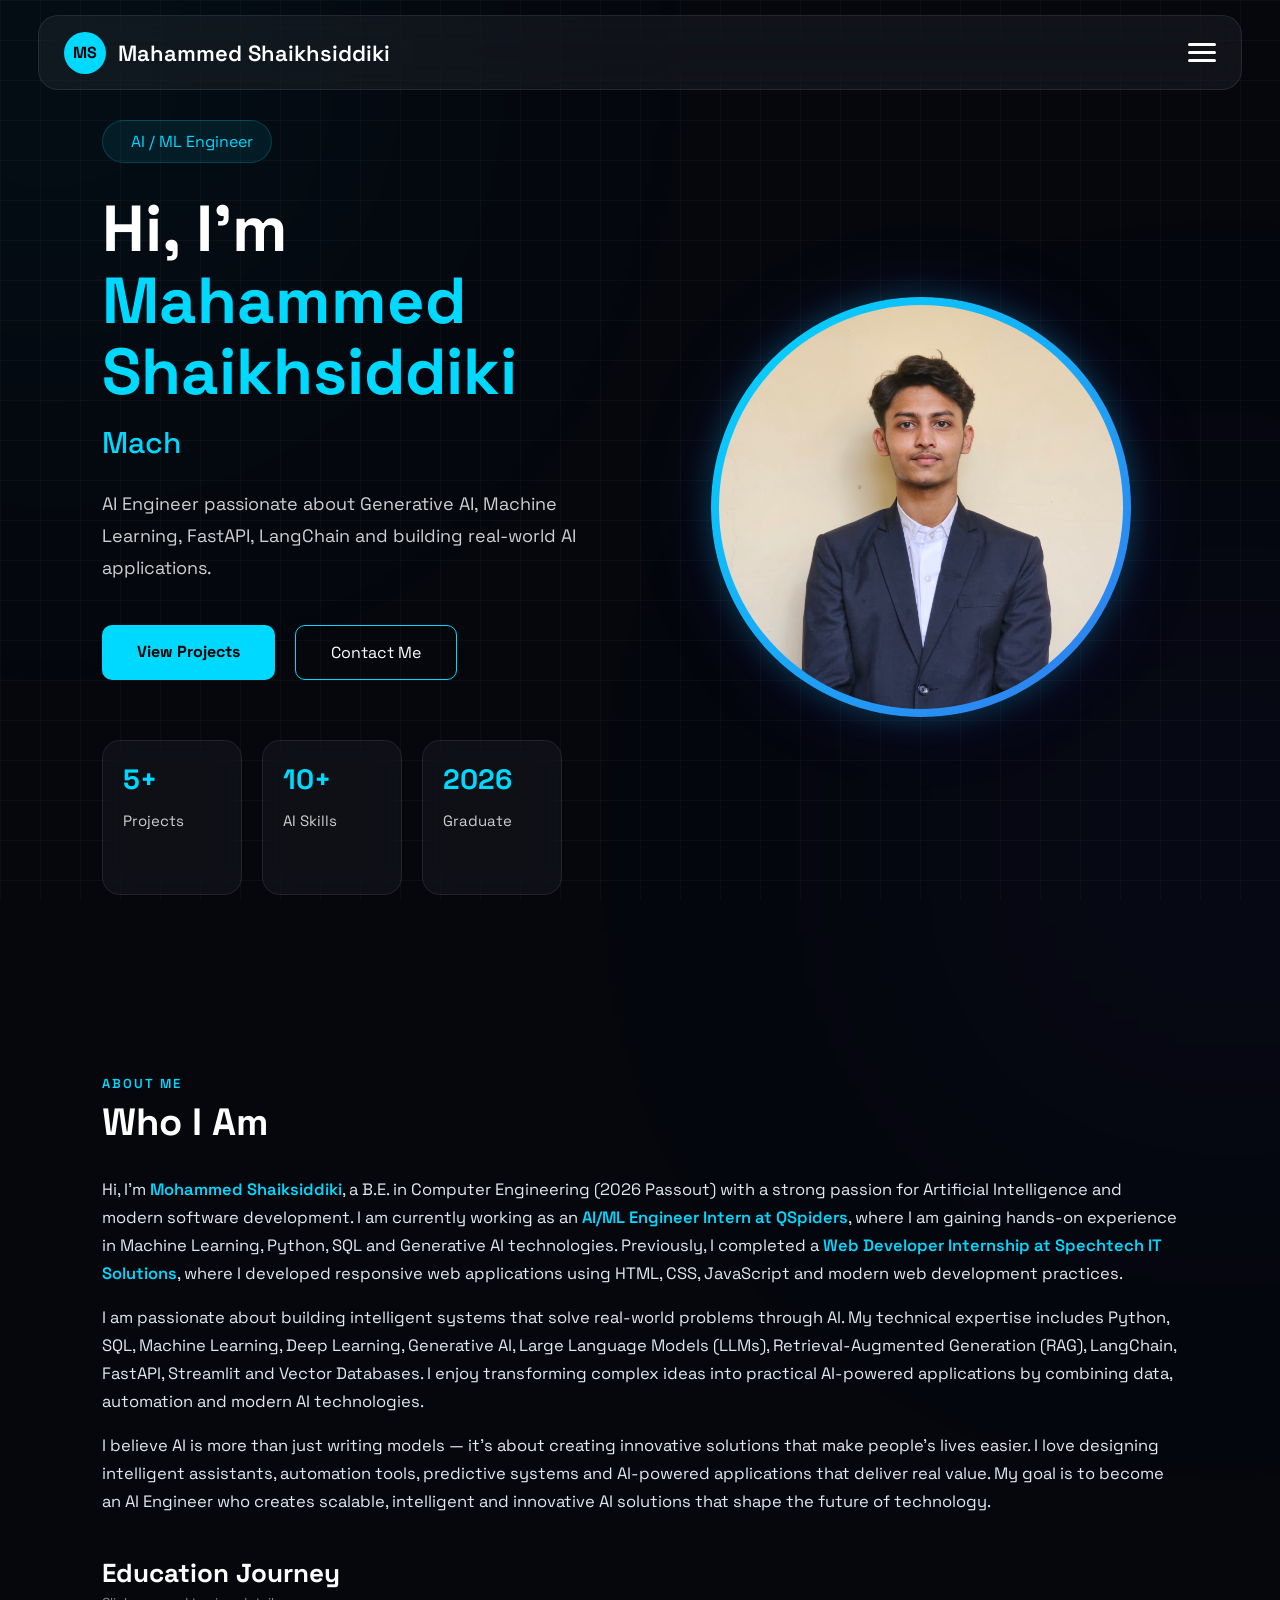
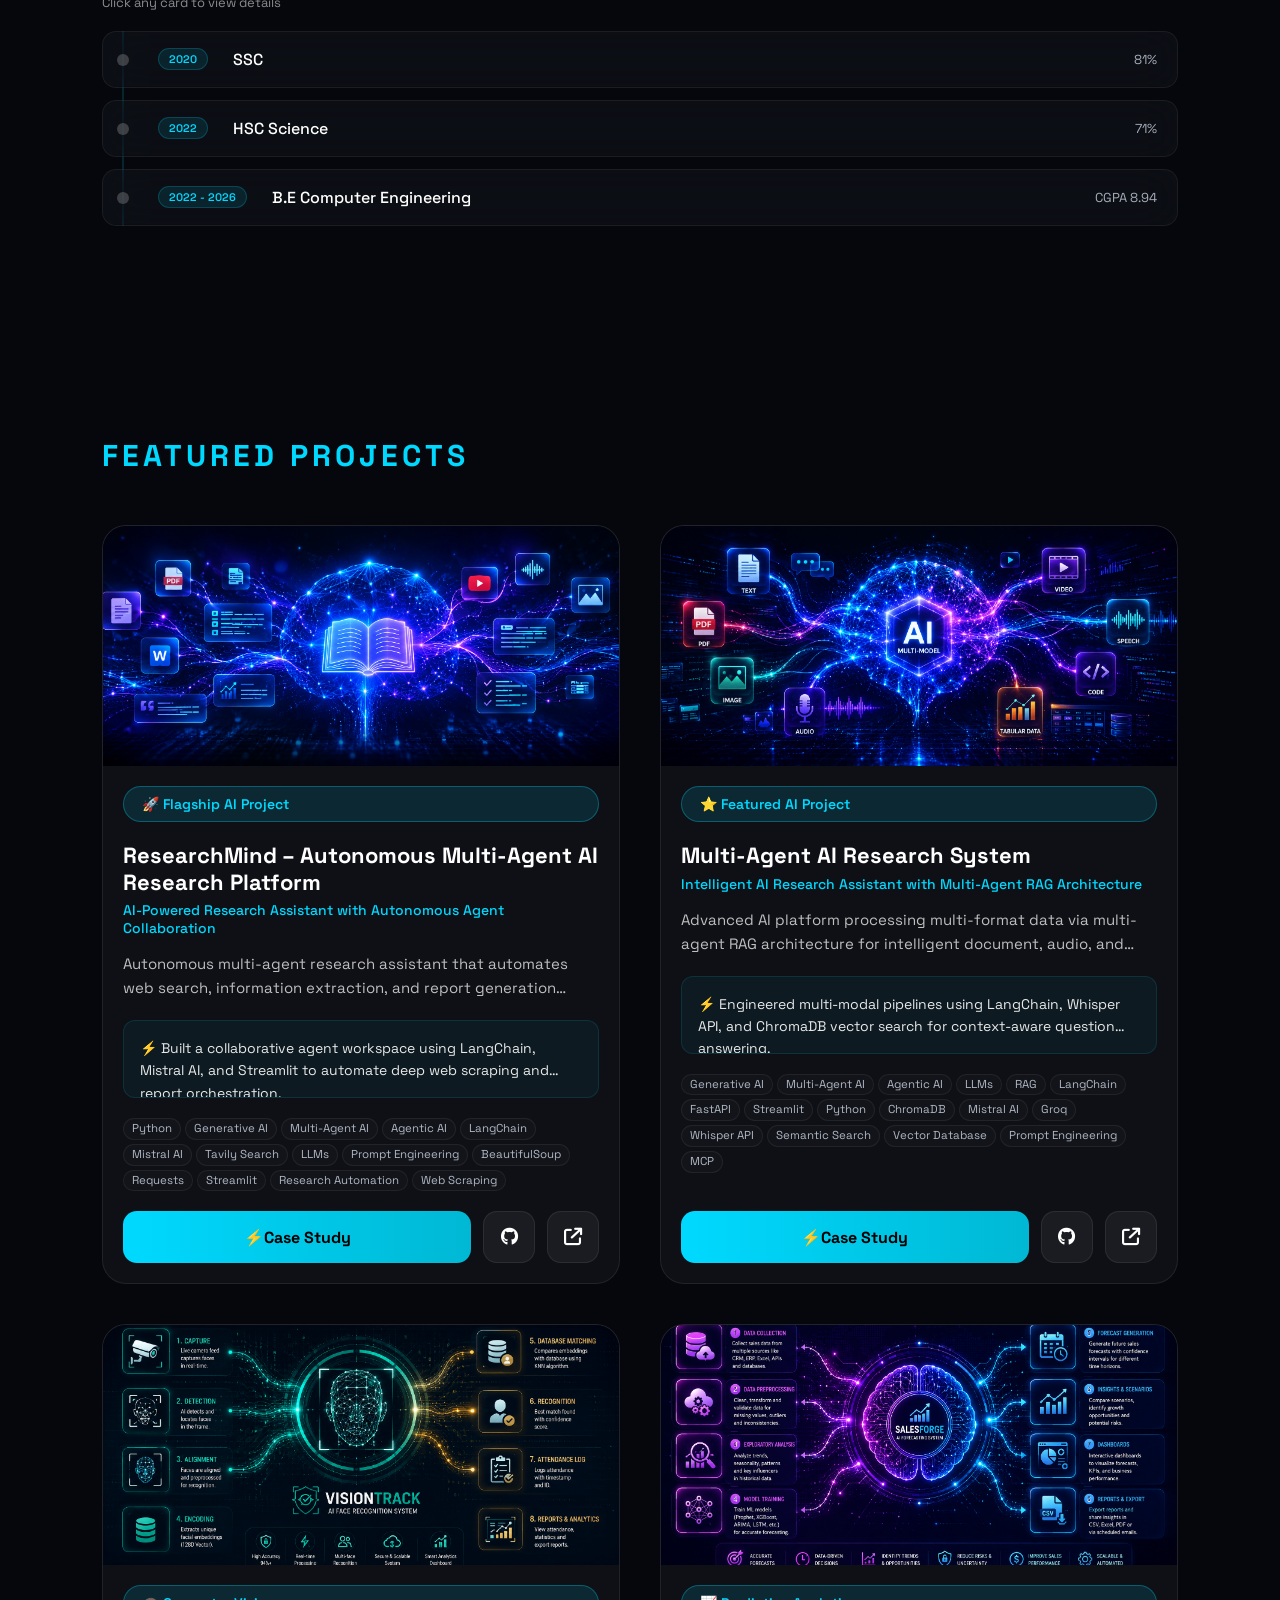
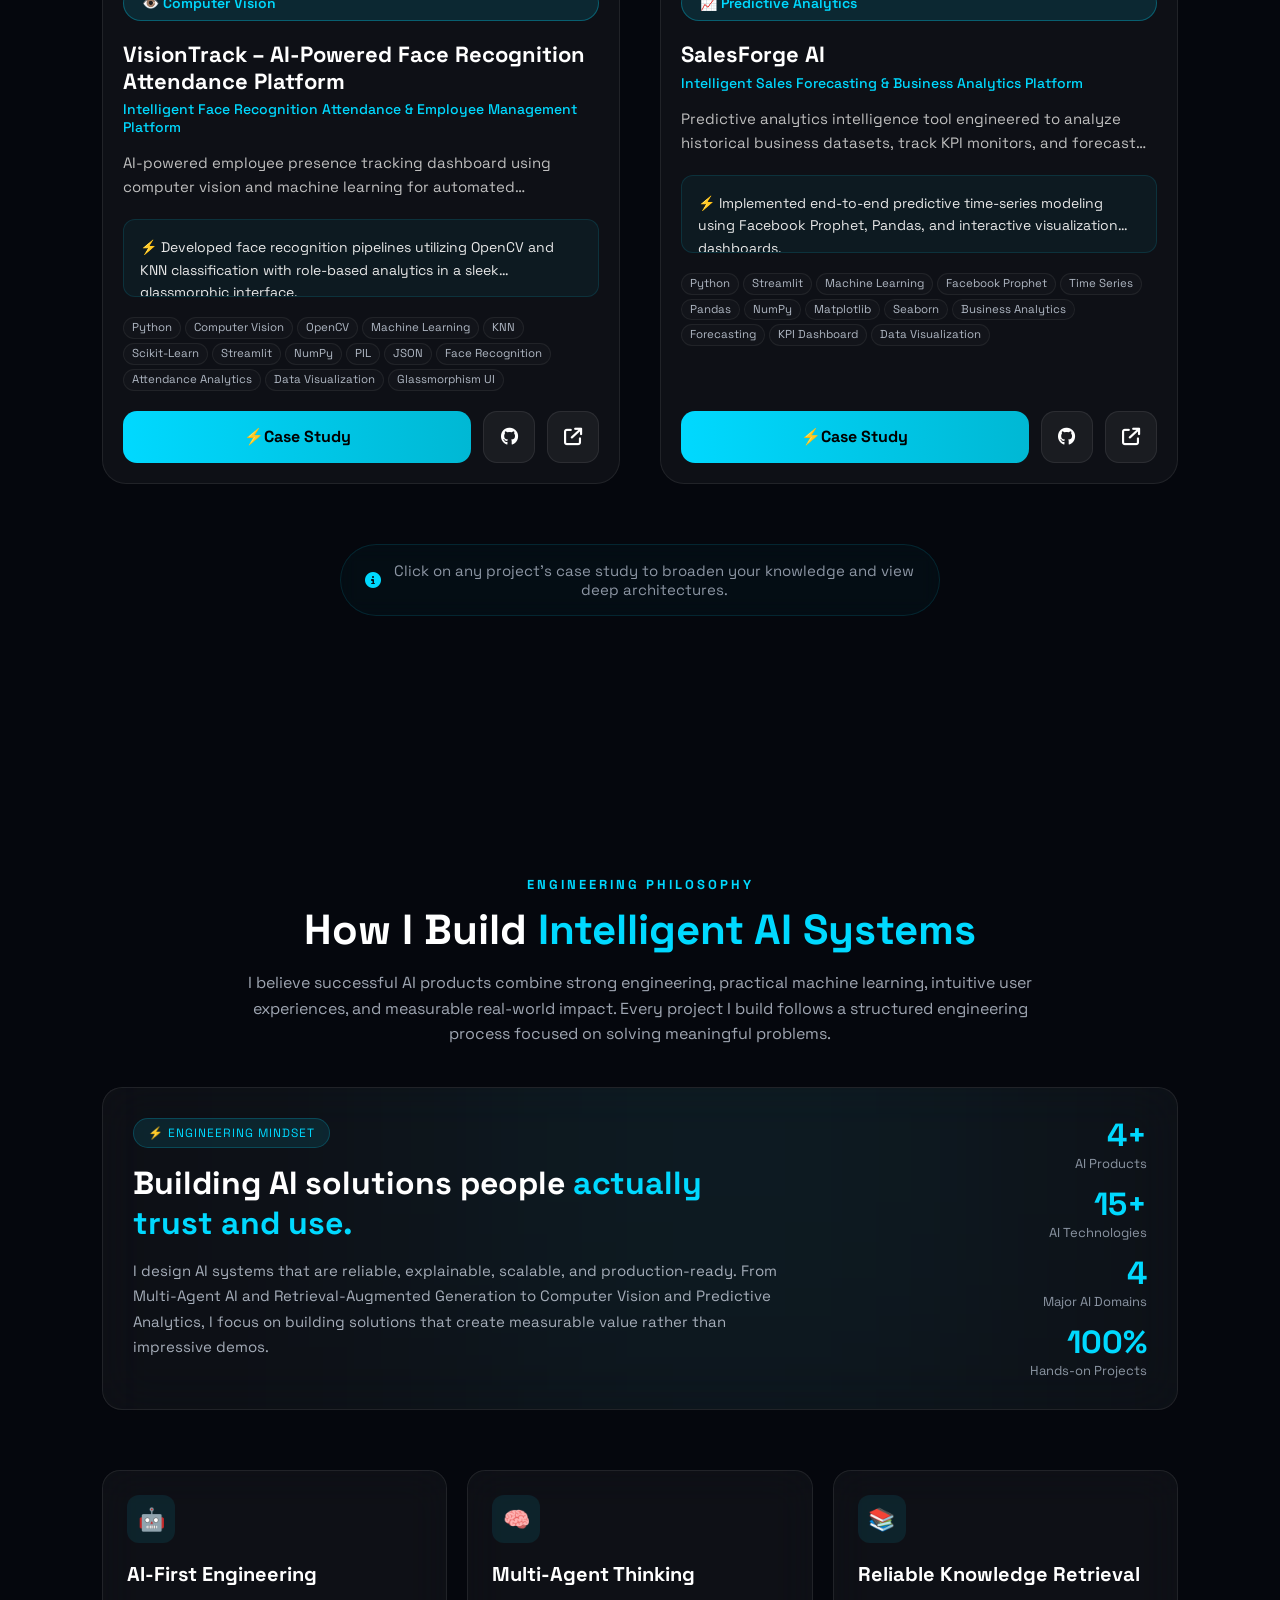
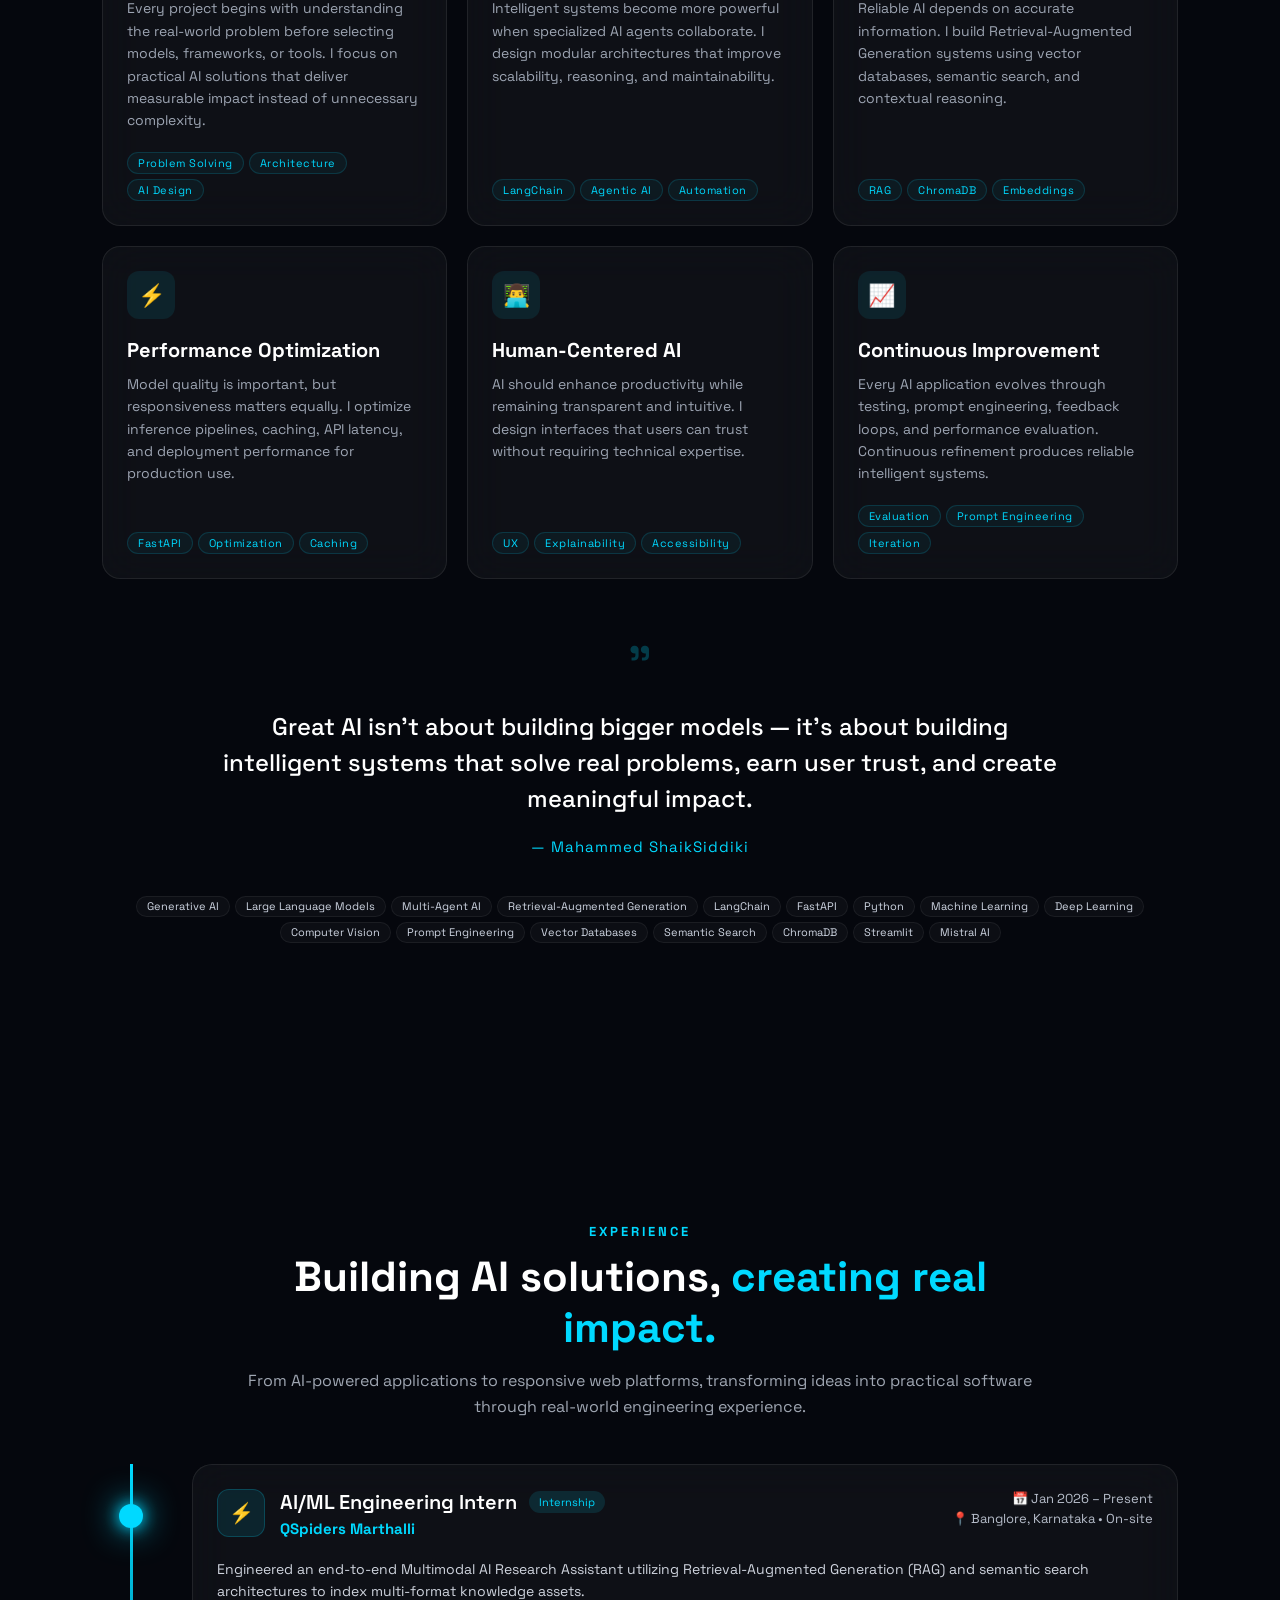
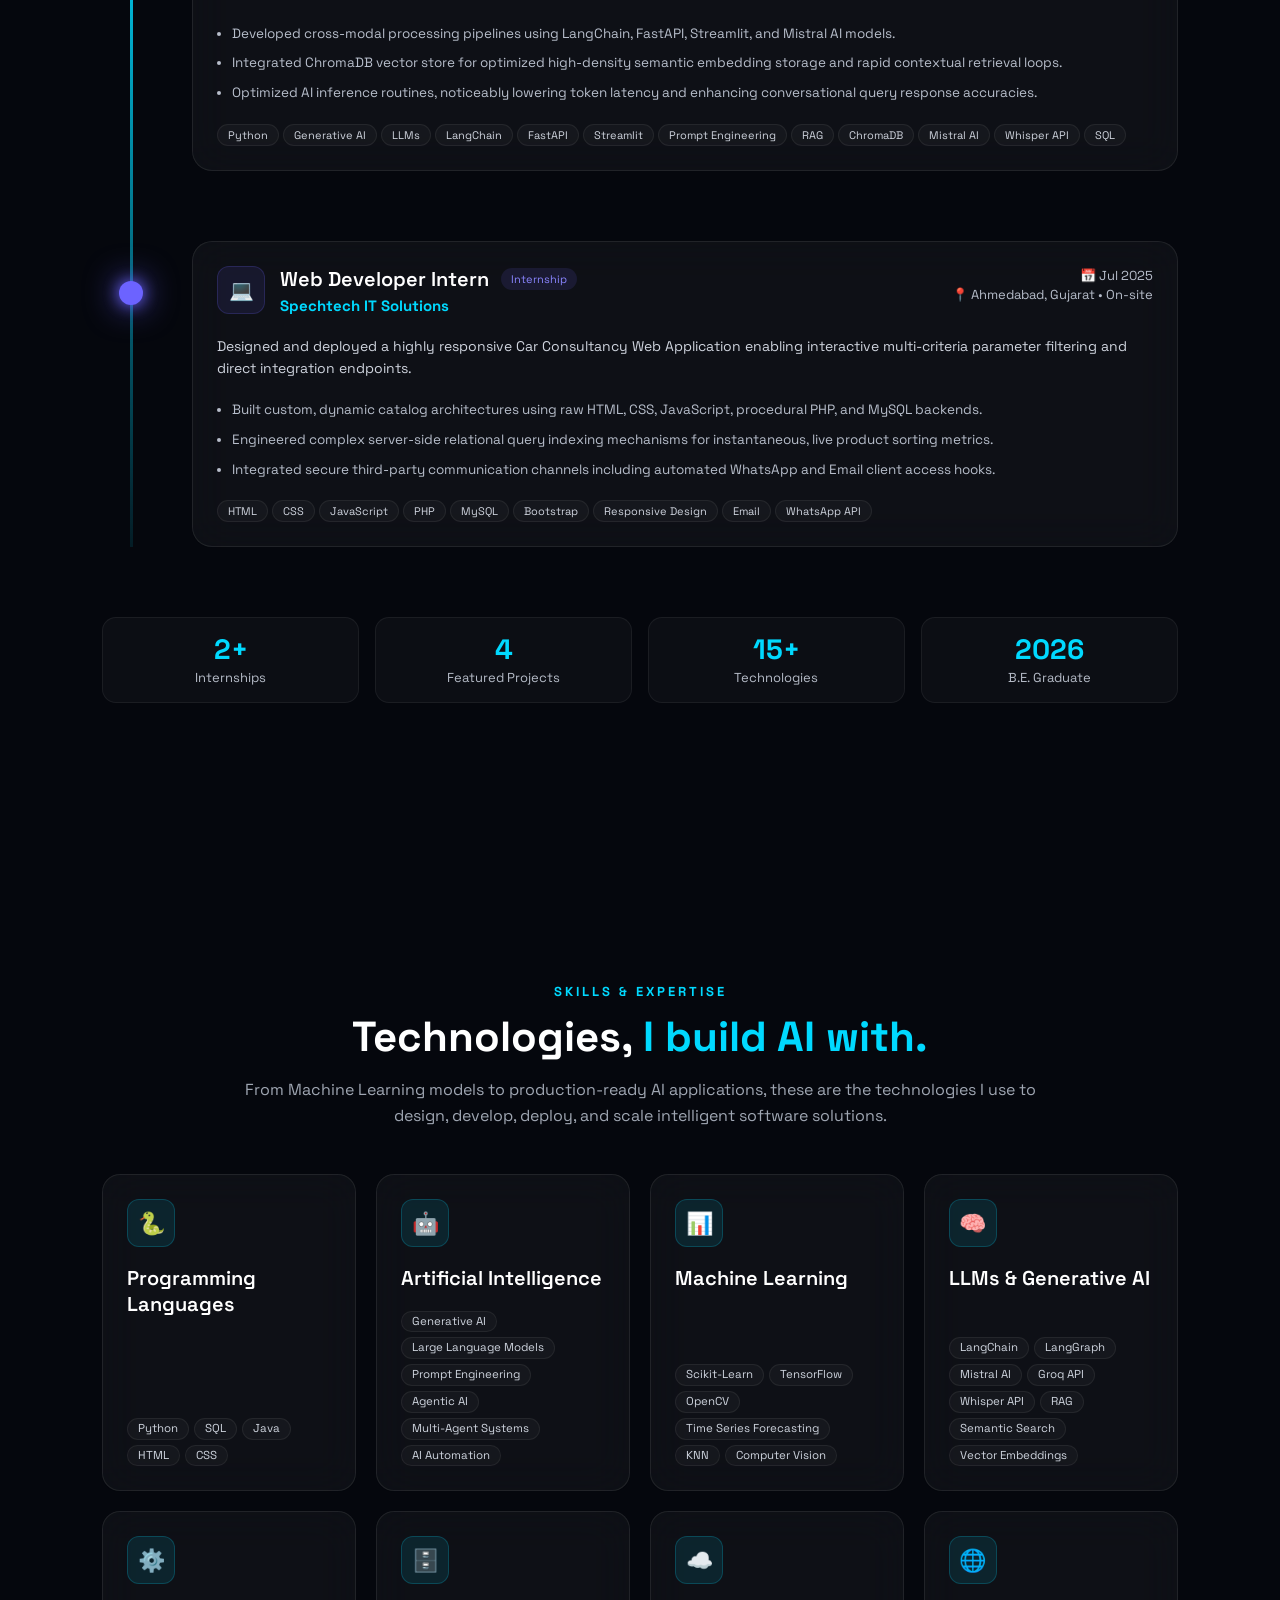
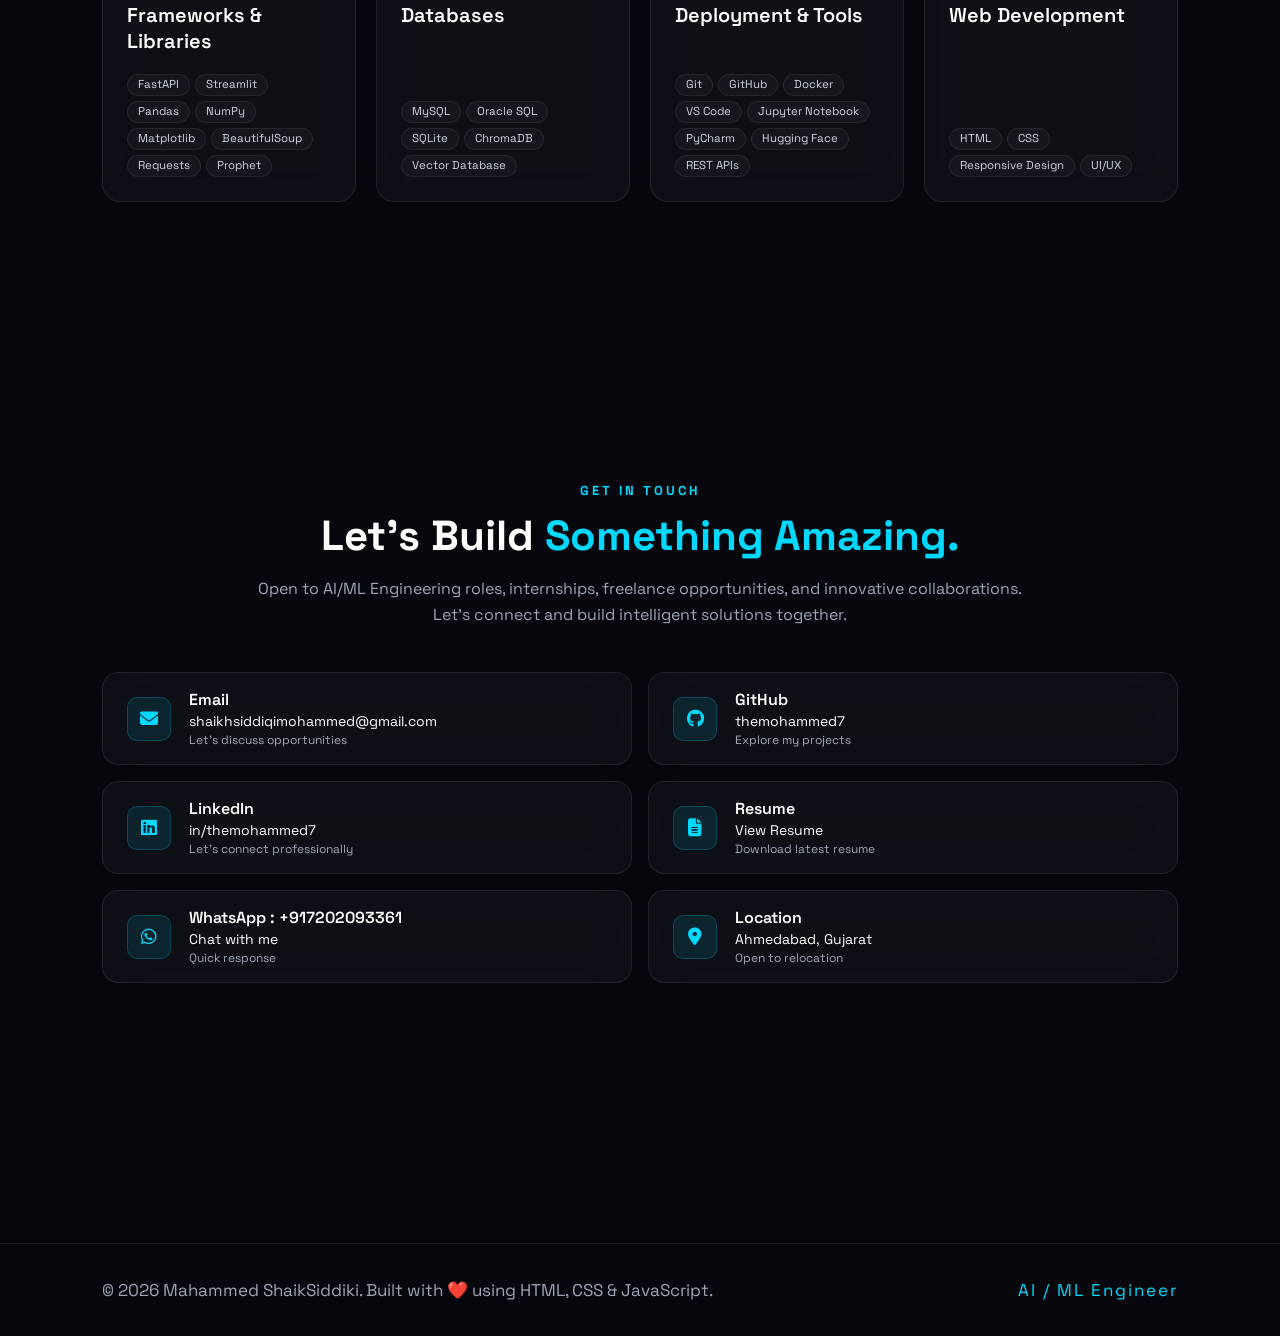
<file: index.html>
<!DOCTYPE html>
<html lang="en">

<head>

    <meta charset="UTF-8">
    <meta name="viewport" content="width=device-width, initial-scale=1.0">

    <title>Mahammed Shaikhsiddiki | AI Engineer</title>

    <!-- CSS -->
    <link rel="stylesheet" href="style.css">

    <!-- Google Font -->
    <link
        href="https://fonts.googleapis.com/css2?family=Space+Grotesk:wght@300;400;500;600;700&display=swap"
        rel="stylesheet">

    <!-- Font Awesome -->
    <link rel="stylesheet"
        href="https://cdnjs.cloudflare.com/ajax/libs/font-awesome/6.7.2/css/all.min.css">

</head>

<body>
    <div class="cursor-glow"></div>

    <!-- Background Grid -->

    <div class="grid"></div>

    <!-- Navbar -->

    <header>

        <nav>

            <div class="logo">

                <div class="logo-circle">MS</div>

                <h2>Mahammed Shaikhsiddiki</h2>

            </div>

            <div class="hamburger">

                <span></span>
                <span></span>
                <span></span>

            </div>

        </nav>

    </header>

    <!-- Mobile Menu -->

    <div class="mobile-menu">

        <i class="fa-solid fa-xmark close"></i>

        <a href="#home">Home</a>

        <a href="#about">About</a>

        <a href="#projects">Projects</a>

        <a href="#philosophy">Philosophy</a>

        <a href="#experience">Experience</a>

        <a href="#skills">Skills</a>

        <a href="#contact">Contact</a>

        <button class="btn1" onclick="document.getElementById('contact').scrollIntoView({behavior:'smooth'})">

    Let's Talk

</button>

    </div>

    <!-- Hero Placeholder -->

    <section class="hero" id="home">

    <div class="hero-content">

        <div class="badge">

            <i class="fa-solid fa-sparkles"></i>

            AI / ML Engineer

        </div>

        <h1>

            Hi, I'm

            <span>Mahammed Shaikhsiddiki</span>

        </h1>

        <h2>

    <span id="typing"></span>

</h2>

        <p>

            AI Engineer passionate about Generative AI, Machine Learning,
            FastAPI, LangChain and building real-world AI applications.

        </p>

        <div class="hero-buttons">

            <a href="#projects" class="btn1">

                View Projects

            </a>

            <a href="#contact" class="btn2">

                Contact Me

            </a>

        </div>
        <div class="stats">

    <div class="card">

        <h3>5+</h3>

        <p>Projects</p>

    </div>

    <div class="card">

        <h3>10+</h3>

        <p>AI Skills</p>

    </div>

    <div class="card">

        <h3>2026</h3>

        <p>Graduate</p>

    </div>
    

</div>

    </div>

    <div class="hero-image">

        <div class="circle">

            <img src="images/profile.jpg" alt="Profile">

        </div>

    </div>

</section>

<!-- <div class="scroll-indicator">

    <span></span>

</div> -->

   <section id="about" class="about">

<div class="about-wrapper">

<div class="section-heading">

<p>ABOUT ME</p>

<h2>Who I Am</h2>

</div>

<div class="about-text">

<p>

Hi, I'm <span class="highlight">Mohammed Shaiksiddiki</span>, a B.E. in Computer Engineering (2026 Passout) with a strong passion for Artificial Intelligence and modern software development.

I am currently working as an <span class="highlight">AI/ML Engineer Intern at QSpiders</span>, where I am gaining hands-on experience in Machine Learning, Python, SQL and Generative AI technologies.

Previously, I completed a <span class="highlight">Web Developer Internship at Spechtech IT Solutions</span>, where I developed responsive web applications using HTML, CSS, JavaScript and modern web development practices.

</p>

<p>

I am passionate about building intelligent systems that solve real-world problems through AI.

My technical expertise includes Python, SQL, Machine Learning, Deep Learning, Generative AI, Large Language Models (LLMs), Retrieval-Augmented Generation (RAG), LangChain, FastAPI, Streamlit and Vector Databases.

I enjoy transforming complex ideas into practical AI-powered applications by combining data, automation and modern AI technologies.

</p>

<p>

I believe AI is more than just writing models — it's about creating innovative solutions that make people's lives easier.

I love designing intelligent assistants, automation tools, predictive systems and AI-powered applications that deliver real value.

My goal is to become an AI Engineer who creates scalable, intelligent and innovative AI solutions that shape the future of technology.

</p>

</div>

<div class="education-title">

<h2>Education Journey</h2>

<p>Click any card to view details</p>

</div>

<div class="education-timeline">

    
    <div class="edu-card" data-target="ssc">
        <div class="edu-card-summary">
            <div class="year">2020</div>
            <h3>SSC</h3>
            <p>81%</p>
        </div>
        
        
        <div id="ssc" class="edu-info">
            <p><strong>School :</strong> Maulana Husain Ahmad Madni High School</p>
            <p><strong>Board :</strong> GSEB</p>
            <p><strong>Passing Year :</strong> 2020</p>
            <p><strong>Percentage :</strong> 81%</p>
            <a href="documents/ssc-result.jpeg" target="_blank" class="edu-btn">View Certificate</a>
        </div>
    </div>

    
    <div class="edu-card" data-target="hsc">
        <div class="edu-card-summary">
            <div class="year">2022</div>
            <h3>HSC Science</h3>
            <p>71%</p>
        </div>
        
       
        <div id="hsc" class="edu-info">
            <p><strong>School :</strong> Munshi Manubarvala Memorial Charitable Trust</p>
            <p><strong>Board :</strong> GSEB</p>
            <p><strong>Stream :</strong> Science</p>
            <p><strong>Passing Year :</strong> 2022</p>
            <p><strong>Percentage :</strong> 71%</p>
            <a href="documents/hsc-result.jpeg" target="_blank" class="edu-btn">View Certificate</a>
        </div>
    </div>

    
    <div class="edu-card" data-target="be">
        <div class="edu-card-summary">
            <div class="year">2022 - 2026</div>
            <h3>B.E Computer Engineering</h3>
            <p>CGPA 8.94</p>
        </div>
        
        
        <div id="be" class="edu-info">
            <p><strong>College :</strong> Sardar Patel College of Engineering</p>
            <p><strong>University :</strong> GTU</p>
            <p><strong>Branch :</strong> Computer Engineering</p>
            <p><strong>CGPA :</strong> 8.94</p>
            <p><strong>Passing Year :</strong> 2026</p>
            <a href="documents/be-result.jpeg" target="_blank" class="edu-btn">View Certificate</a>
        </div>
    </div>

</div>



</section>

<section id="projects" class="projects">

<div class="projects-heading">

<p>FEATURED PROJECTS</p>

</div>
<div class="projects-container">
    <div class="project-card">

    <div class="project-image">

        <img src="images/researchmind-banner.jpg"
             alt="ResearchMind Multi-Agent AI Research System">

    </div>

    <div class="project-content">

        <span class="featured-badge">

            🚀 Flagship AI Project

        </span>

        <h2>

            ResearchMind – Autonomous Multi-Agent AI Research Platform

        </h2>

        <h4>

            AI-Powered Research Assistant with Autonomous Agent Collaboration

        </h4>

        <!-- REPLACE IN PROJECT 1 -->
        <p class="project-description">
            Autonomous multi-agent research assistant that automates web search, information extraction, and report generation using specialized AI workflows.
        </p>

        <div class="highlight-box">
            ⚡ Built a collaborative agent workspace using LangChain, Mistral AI, and Streamlit to automate deep web scraping and report orchestration.
        </div>

        <div class="tech-tags">

<span>Python</span>

<span>Generative AI</span>

<span>Multi-Agent AI</span>

<span>Agentic AI</span>

<span>LangChain</span>

<span>Mistral AI</span>

<span>Tavily Search</span>

<span>LLMs</span>

<span>Prompt Engineering</span>

<span>BeautifulSoup</span>

<span>Requests</span>

<span>Streamlit</span>

<span>Research Automation</span>

<span>Web Scraping</span>

</div>

        <div class="project-buttons">

            <a href="projects/researchmind.html"
               class="case-study">

                ⚡Case Study

            </a>

            <a href="https://github.com/themohammed7/Multi-Agent-Research-System"
               target="_blank"
               rel="noopener noreferrer"
               class="icon-btn"
               title="GitHub Repository">

                <i class="fab fa-github"></i>

            </a>

            <a href="https://multimindresearch.streamlit.app/"
               class="icon-btn"
               title="Open Website">

                <i class="fas fa-arrow-up-right-from-square"></i>

            </a>

        </div>

    </div>

</div>





    <div class="project-card">

    <div class="project-image">

        <img src="images/multi-agent-ai-banner.jpg"
             alt="Multi-Agent AI Research System">

    </div>

    <div class="project-content">

        <span class="featured-badge">

            ⭐ Featured AI Project

        </span>

        <h2>

            Multi-Agent AI Research System

        </h2>

        <h4>

            Intelligent AI Research Assistant with Multi-Agent RAG Architecture

        </h4>

        
        <p class="project-description">
            Advanced AI platform processing multi-format data via multi-agent RAG architecture for intelligent document, audio, and video semantic analysis.
        </p>

        <div class="highlight-box">
            ⚡ Engineered multi-modal pipelines using LangChain, Whisper API, and ChromaDB vector search for context-aware question answering.
        </div>

        <div class="tech-tags">

            <span>Generative AI</span>

            <span>Multi-Agent AI</span>

            <span>Agentic AI</span>

            <span>LLMs</span>

            <span>RAG</span>

            <span>LangChain</span>

            <span>FastAPI</span>

            <span>Streamlit</span>

            <span>Python</span>

            <span>ChromaDB</span>

            <span>Mistral AI</span>

            <span>Groq</span>

            <span>Whisper API</span>

            <span>Semantic Search</span>

            <span>Vector Database</span>

            <span>Prompt Engineering</span>

            <span>MCP</span>

        </div>

        <div class="project-buttons">

            <a href="projects/multimodal-ai.html"
               class="case-study">

                ⚡Case Study

            </a>

            <a href="https://github.com/themohammed7/multi-modal-ai-research-assistant"
               target="_blank"
               rel="noopener noreferrer"
               class="icon-btn"
               title="GitHub Repository">

                <i class="fab fa-github"></i>

            </a>

            <a href="https://drive.google.com/file/d/1aUL5pnWL3tGl6av9Hm6buJvxhGKxcU1j/view?usp=sharing"
               target="_blank"
               rel="noopener noreferrer"
               class="icon-btn"
               title="Watch Demo Video">

                <i class="fas fa-arrow-up-right-from-square"></i>

            </a>

        </div>

    </div>

</div>
<div class="project-card">

    <div class="project-image">

        <img src="images/visiontrack-banner.jpg"
             alt="VisionTrack AI Face Recognition Attendance System">

    </div>

    <div class="project-content">

        <span class="featured-badge">

            👁️ Computer Vision

        </span>

        <h2>

            VisionTrack – AI-Powered Face Recognition Attendance Platform

        </h2>

        <h4>

            Intelligent Face Recognition Attendance & Employee Management Platform

        </h4>

        
        <p class="project-description">
            AI-powered employee presence tracking dashboard using computer vision and machine learning for automated registration and real-time roll calls.
        </p>

        <div class="highlight-box">
            ⚡ Developed face recognition pipelines utilizing OpenCV and KNN classification with role-based analytics in a sleek glassmorphic interface.
        </div>

        <div class="tech-tags">

            <span>Python</span>

            <span>Computer Vision</span>

            <span>OpenCV</span>

            <span>Machine Learning</span>

            <span>KNN</span>

            <span>Scikit-Learn</span>

            <span>Streamlit</span>

            <span>NumPy</span>

            <span>PIL</span>

            <span>JSON</span>

            <span>Face Recognition</span>

            <span>Attendance Analytics</span>

            <span>Data Visualization</span>

            <span>Glassmorphism UI</span>

        </div>

        <div class="project-buttons">

            <a href="projects/visiontrack.html"
               class="case-study">

                ⚡Case Study

            </a>

            <a href="https://github.com/themohammed7/VisionTrack-AI-Face-Recognition-Attendance-System"
               target="_blank"
               rel="noopener noreferrer"
               class="icon-btn"
               title="GitHub Repository">

                <i class="fab fa-github"></i>

            </a>

            <a href="https://ai-attendence-system-md.streamlit.app/"
               target="_blank"
               class="icon-btn"
               title="Open Website">

                <i class="fas fa-arrow-up-right-from-square"></i>

            </a>

        </div>

    </div>

</div>
<div class="project-card">

    <div class="project-image">
        <img src="images/salesforge-banner.jpg"
             alt="SalesForge AI Business Analytics Platform">
    </div>

    <div class="project-content">

        <span class="featured-badge">
            📈 Predictive Analytics
        </span>

        <h2>
            SalesForge AI
        </h2>

        <h4>
            Intelligent Sales Forecasting & Business Analytics Platform
        </h4>

        <!-- REPLACE IN PROJECT 4 -->
        <p class="project-description">
            Predictive analytics intelligence tool engineered to analyze historical business datasets, track KPI monitors, and forecast future revenue metrics.
        </p>

        <div class="highlight-box">
            ⚡ Implemented end-to-end predictive time-series modeling using Facebook Prophet, Pandas, and interactive visualization dashboards.
        </div>

        <div class="tech-tags">

            <span>Python</span>

            <span>Streamlit</span>

            <span>Machine Learning</span>

            <span>Facebook Prophet</span>

            <span>Time Series</span>

            <span>Pandas</span>

            <span>NumPy</span>

            <span>Matplotlib</span>

            <span>Seaborn</span>

            <span>Business Analytics</span>

            <span>Forecasting</span>

            <span>KPI Dashboard</span>

            <span>Data Visualization</span>

        </div>

        <div class="project-buttons">

            <a href="projects/salesforge.html"
               class="case-study">

                ⚡Case Study

            </a>

            <a href="https://github.com/themohammed7/salesforce-ai-forecasting"
               target="_blank"
               rel="noopener noreferrer"
               class="icon-btn"
               title="GitHub Repository">

                <i class="fab fa-github"></i>

            </a>

            <a href="https://salesforce-ai-forecasting-bo39g3qwo43ycl9efd5rbh.streamlit.app/"
               target="_blank"
               rel="noopener noreferrer"
               class="icon-btn"
               title="Open Website">

                <i class="fas fa-arrow-up-right-from-square"></i>

            </a>

        </div>

    </div>

</div>

</div>
<div class="projects-footer-note">
            <i class="fa-solid fa-circle-info"></i>
            <span>Click on any project's case study to broaden your knowledge and view deep architectures.</span>
        </div>

</section>
<!-- ==========================================
ENGINEERING PHILOSOPHY
========================================== -->

<section id="philosophy" class="philosophy">

    <div class="philosophy-heading">

        <p>ENGINEERING PHILOSOPHY</p>

        <h2>

            How I Build
            <span>Intelligent AI Systems</span>

        </h2>

        <h5>

            I believe successful AI products combine strong engineering,
            practical machine learning, intuitive user experiences,
            and measurable real-world impact. Every project I build
            follows a structured engineering process focused on solving
            meaningful problems.

        </h5>

    </div>

    <div class="philosophy-hero">

        <div class="hero-left">

            <span class="hero-badge">

                ⚡ ENGINEERING MINDSET

            </span>

            <h3>

                Building AI solutions people
                <span>actually trust and use.</span>

            </h3>

            <p>

                I design AI systems that are reliable,
                explainable, scalable, and production-ready.
                From Multi-Agent AI and Retrieval-Augmented
                Generation to Computer Vision and Predictive
                Analytics, I focus on building solutions
                that create measurable value rather than
                impressive demos.

            </p>

        </div>

        <div class="hero-right">

            <div class="stat-box">

                <h1>4+</h1>

                <p>AI Products</p>

            </div>

            <div class="stat-box">

                <h1>15+</h1>

                <p>AI Technologies</p>

            </div>

            <div class="stat-box">

                <h1>4</h1>

                <p>Major AI Domains</p>

            </div>

            <div class="stat-box">

                <h1>100%</h1>

                <p>Hands-on Projects</p>

            </div>

        </div>

    </div>
    <!-- ==========================================
ENGINEERING PRINCIPLES
========================================== -->

<div class="philosophy-grid">

    <!-- Card 1 -->

    <div class="philosophy-card">

        <div class="icon-box">

            🤖

        </div>

        <h3>

            AI-First Engineering

        </h3>

        <p>

            Every project begins with understanding the real-world
            problem before selecting models, frameworks, or tools.
            I focus on practical AI solutions that deliver measurable
            impact instead of unnecessary complexity.

        </p>

        <div class="card-tags">

            <span>Problem Solving</span>

            <span>Architecture</span>

            <span>AI Design</span>

        </div>

    </div>

    <!-- Card 2 -->

    <div class="philosophy-card">

        <div class="icon-box">

            🧠

        </div>

        <h3>

            Multi-Agent Thinking

        </h3>

        <p>

            Intelligent systems become more powerful when specialized
            AI agents collaborate. I design modular architectures that
            improve scalability, reasoning, and maintainability.

        </p>

        <div class="card-tags">

            <span>LangChain</span>

            <span>Agentic AI</span>

            <span>Automation</span>

        </div>

    </div>

    <!-- Card 3 -->

    <div class="philosophy-card">

        <div class="icon-box">

            📚

        </div>

        <h3>

            Reliable Knowledge Retrieval

        </h3>

        <p>

            Reliable AI depends on accurate information. I build
            Retrieval-Augmented Generation systems using vector
            databases, semantic search, and contextual reasoning.

        </p>

        <div class="card-tags">

            <span>RAG</span>

            <span>ChromaDB</span>

            <span>Embeddings</span>

        </div>

    </div>

    <!-- Card 4 -->

    <div class="philosophy-card">

        <div class="icon-box">

            ⚡

        </div>

        <h3>

            Performance Optimization

        </h3>

        <p>

            Model quality is important, but responsiveness matters
            equally. I optimize inference pipelines, caching, API
            latency, and deployment performance for production use.

        </p>

        <div class="card-tags">

            <span>FastAPI</span>

            <span>Optimization</span>

            <span>Caching</span>

        </div>

    </div>

    <!-- Card 5 -->

    <div class="philosophy-card">

        <div class="icon-box">

            👨‍💻

        </div>

        <h3>

            Human-Centered AI

        </h3>

        <p>

            AI should enhance productivity while remaining transparent
            and intuitive. I design interfaces that users can trust
            without requiring technical expertise.

        </p>

        <div class="card-tags">

            <span>UX</span>

            <span>Explainability</span>

            <span>Accessibility</span>

        </div>

    </div>

    <!-- Card 6 -->

    <div class="philosophy-card">

        <div class="icon-box">

            📈

        </div>

        <h3>

            Continuous Improvement

        </h3>

        <p>

            Every AI application evolves through testing, prompt
            engineering, feedback loops, and performance evaluation.
            Continuous refinement produces reliable intelligent systems.

        </p>

        <div class="card-tags">

            <span>Evaluation</span>

            <span>Prompt Engineering</span>

            <span>Iteration</span>

        </div>

    </div>

</div>

<!-- ==========================================
ENGINEERING QUOTE
========================================== -->

<div class="engineering-quote">

    <div class="quote-icon">

        "

    </div>

    <h2>

        Great AI isn't about building bigger models —
        it's about building intelligent systems that solve
        real problems, earn user trust, and create
        meaningful impact.

    </h2>

    <p>

        — Mahammed ShaikSiddiki

    </p>

</div>



<!-- ==========================================
TECHNOLOGY CHIPS
========================================== -->

<div class="tech-philosophy">

    <span>Generative AI</span>

    <span>Large Language Models</span>

    <span>Multi-Agent AI</span>

    <span>Retrieval-Augmented Generation</span>

    <span>LangChain</span>

    <span>FastAPI</span>

    <span>Python</span>

    <span>Machine Learning</span>

    <span>Deep Learning</span>

    <span>Computer Vision</span>

    <span>Prompt Engineering</span>

    <span>Vector Databases</span>

    <span>Semantic Search</span>

    <span>ChromaDB</span>

    <span>Streamlit</span>

    <span>Mistral AI</span>

</div>

</section>

    <!-- =======================================================
EXPERIENCE
======================================================= -->

<section id="experience" class="experience">

    <!-- ==========================================
    SECTION HEADING
    ========================================== -->

    <div class="experience-heading">

        <p>EXPERIENCE</p>

        <h2>

            Building AI solutions,
            <span>creating real impact.</span>

        </h2>

        <h5>

            From AI-powered applications to responsive web platforms,
            transforming ideas into practical software through
            real-world engineering experience.

        </h5>

    </div>



    <!-- ==========================================
    TIMELINE
    ========================================== -->

    <div class="experience-timeline">

        <div class="timeline-line"></div>



        <!-- =====================================================
        EXPERIENCE 1
        ====================================================== -->

        <div class="timeline-item">

            <div class="timeline-dot"></div>

            <div class="experience-card">

                <div class="experience-header">

                    <div class="experience-left">

                        <div class="company-icon">

                            ⚡

                        </div>

                        <div>

                            <div class="title-row">

                                <h3>

                                    AI/ML Engineering Intern

                                </h3>

                                <span class="intern-badge">

                                    Internship

                                </span>

                            </div>

                            <h4>

                                QSpiders Marthalli

                            </h4>

                        </div>

                    </div>

                    <div class="experience-right">

                        <p>

                            📅 Jan 2026 – Present

                        </p>

                        <p>

                            📍 Banglore, Karnataka • On-site

                        </p>

                    </div>

                </div>



                <p class="experience-description">
    Engineered an end-to-end Multimodal AI Research Assistant utilizing Retrieval-Augmented Generation (RAG) and semantic search architectures to index multi-format knowledge assets.
</p>

<ul class="experience-points">
    <li>Developed cross-modal processing pipelines using LangChain, FastAPI, Streamlit, and Mistral AI models.</li>
    <li>Integrated ChromaDB vector store for optimized high-density semantic embedding storage and rapid contextual retrieval loops.</li>
    <li>Optimized AI inference routines, noticeably lowering token latency and enhancing conversational query response accuracies.</li>
</ul>



                <div class="experience-tags">

                    <span>Python</span>

                    <span>Generative AI</span>

                    <span>LLMs</span>

                    <span>LangChain</span>

                    <span>FastAPI</span>

                    <span>Streamlit</span>

                    <span>Prompt Engineering</span>

                    <span>RAG</span>

                    <span>ChromaDB</span>

                    <span>Mistral AI</span>

                    <span>Whisper API</span>

                    <span>SQL</span>

                </div>

            </div>

        </div>



        <!-- =====================================================
        EXPERIENCE 2
        ====================================================== -->

        <div class="timeline-item">

            <div class="timeline-dot secondary"></div>

            <div class="experience-card">

                <div class="experience-header">

                    <div class="experience-left">

                        <div class="company-icon secondary">

                            💻

                        </div>

                        <div>

                            <div class="title-row">

                                <h3>

                                    Web Developer Intern

                                </h3>

                                <span class="intern-badge secondary">

                                    Internship

                                </span>

                            </div>

                            <h4>

                                Spechtech IT Solutions

                            </h4>

                        </div>

                    </div>

                    <div class="experience-right">

                        <p>

                            📅 Jul 2025

                        </p>

                        <p>

                            📍 Ahmedabad, Gujarat • On-site

                        </p>

                    </div>

                </div>



                <p class="experience-description">
    Designed and deployed a highly responsive Car Consultancy Web Application enabling interactive multi-criteria parameter filtering and direct integration endpoints.
</p>

<ul class="experience-points">
    <li>Built custom, dynamic catalog architectures using raw HTML, CSS, JavaScript, procedural PHP, and MySQL backends.</li>
    <li>Engineered complex server-side relational query indexing mechanisms for instantaneous, live product sorting metrics.</li>
    <li>Integrated secure third-party communication channels including automated WhatsApp and Email client access hooks.</li>
</ul>



                <div class="experience-tags">

                    <span>HTML</span>

                    <span>CSS</span>

                    <span>JavaScript</span>

                    <span>PHP</span>

                    <span>MySQL</span>

                    <span>Bootstrap</span>

                    <span>Responsive Design</span>

                    <span>Email</span>

                    <span>WhatsApp API</span>

                </div>

            </div>

        </div>

    </div>



    <!-- ==========================================
    EXPERIENCE STATS
    ========================================== -->

    <div class="experience-stats">

        <div class="exp-stat">

            <h2>2+</h2>

            <p>Internships</p>

        </div>

        <div class="exp-stat">

            <h2>4</h2>

            <p>Featured Projects</p>

        </div>

        <div class="exp-stat">

            <h2>15+</h2>

            <p>Technologies</p>

        </div>

        <div class="exp-stat">

            <h2>2026</h2>

            <p>B.E. Graduate</p>

        </div>

    </div>

</section>

    <!-- =======================================================
SKILLS
======================================================= -->

<section id="skills" class="skills">

    <div class="skills-heading">

        <p>SKILLS & EXPERTISE</p>

        <h2>

            Technologies,
            <span>I build AI with.</span>

        </h2>

        <h5>

            From Machine Learning models to production-ready
            AI applications, these are the technologies I use
            to design, develop, deploy, and scale intelligent
            software solutions.

        </h5>

    </div>



    <div class="skills-grid">
        <!-- ==========================================
CARD 1
========================================== -->

<div class="skill-card">

    <div class="skill-icon">

        🐍

    </div>

    <h3>

        Programming Languages

    </h3>

    <div class="skill-tags">

        <span>Python</span>

        <span>SQL</span>

        <span>Java</span>

        <span>HTML</span>

        <span>CSS</span>

    </div>

</div>



<!-- ==========================================
CARD 2
========================================== -->

<div class="skill-card">

    <div class="skill-icon">

        🤖

    </div>

    <h3>

        Artificial Intelligence

    </h3>

    <div class="skill-tags">

        <span>Generative AI</span>

        <span>Large Language Models</span>

        <span>Prompt Engineering</span>

        <span>Agentic AI</span>

        <span>Multi-Agent Systems</span>

        <span>AI Automation</span>

    </div>

</div>



<!-- ==========================================
CARD 3
========================================== -->

<div class="skill-card">

    <div class="skill-icon">

        📊

    </div>

    <h3>

        Machine Learning

    </h3>

    <div class="skill-tags">

        <span>Scikit-Learn</span>

        <span>TensorFlow</span>

        <span>OpenCV</span>

        <span>Time Series Forecasting</span>

        <span>KNN</span>

        <span>Computer Vision</span>

    </div>

</div>



<!-- ==========================================
CARD 4
========================================== -->

<div class="skill-card">

    <div class="skill-icon">

        🧠

    </div>

    <h3>

        LLMs & Generative AI

    </h3>

    <div class="skill-tags">

        <span>LangChain</span>

        <span>LangGraph</span>

        <span>Mistral AI</span>

        <span>Groq API</span>

        <span>Whisper API</span>

        <span>RAG</span>

        <span>Semantic Search</span>

        <span>Vector Embeddings</span>

    </div>
    

</div>
<!-- ==========================================
CARD 5
========================================== -->

<div class="skill-card">

    <div class="skill-icon">

        ⚙️

    </div>

    <h3>

        Frameworks & Libraries

    </h3>

    <div class="skill-tags">

        <span>FastAPI</span>

        <span>Streamlit</span>

        <span>Pandas</span>

        <span>NumPy</span>

        <span>Matplotlib</span>

        <span>BeautifulSoup</span>

        <span>Requests</span>

        <span>Prophet</span>

    </div>

</div>



<!-- ==========================================
CARD 6
========================================== -->

<div class="skill-card">

    <div class="skill-icon">

        🗄️

    </div>

    <h3>

        Databases

    </h3>

    <div class="skill-tags">

        <span>MySQL</span>

        <span>Oracle SQL</span>

        <span>SQLite</span>

        <span>ChromaDB</span>

        <span>Vector Database</span>

    </div>

</div>



<!-- ==========================================
CARD 7
========================================== -->

<div class="skill-card">

    <div class="skill-icon">

        ☁️

    </div>

    <h3>

        Deployment & Tools

    </h3>

    <div class="skill-tags">

        <span>Git</span>

        <span>GitHub</span>

        <span>Docker</span>

        <span>VS Code</span>

        <span>Jupyter Notebook</span>

        <span>PyCharm</span>

        <span>Hugging Face</span>

        <span>REST APIs</span>

    </div>

</div>



<!-- ==========================================
CARD 8
========================================== -->

<div class="skill-card">

    <div class="skill-icon">

        🌐

    </div>

    <h3>

        Web Development

    </h3>

    <div class="skill-tags">

        <span>HTML</span>

        <span>CSS</span>

        <span>Responsive Design</span>

        <span>UI/UX</span>

    </div>

</div>

</div>

</section>

    <!-- =======================================================
CONTACT
======================================================= -->

<section id="contact" class="contact">

    <div class="contact-heading">

        <p>GET IN TOUCH</p>

        <h2>

            Let's Build
            <span>Something Amazing.</span>

        </h2>

        <h5>

            Open to AI/ML Engineering roles, internships,
            freelance opportunities, and innovative collaborations.
            Let's connect and build intelligent solutions together.

        </h5>

    </div>



    <div class="contact-grid">

        <!-- Email -->

        <a href="mailto:YOUR_EMAIL@gmail.com" class="contact-card">

            <div class="contact-icon">

                <i class="fas fa-envelope"></i>

            </div>

            <div>

                <h3>Email</h3>

                <h4>shaikhsiddiqimohammed@gmail.com</h4>

                <p>Let's discuss opportunities</p>

            </div>

        </a>



        <!-- GitHub -->

        <a href="https://github.com/themohammed7"

           target="_blank"

           class="contact-card">

            <div class="contact-icon">

                <i class="fab fa-github"></i>

            </div>

            <div>

                <h3>GitHub</h3>

                <h4>themohammed7</h4>

                <p>Explore my projects</p>

            </div>

        </a>



        <!-- LinkedIn -->

        <a href="https://www.linkedin.com/in/themohammed7/"

           target="_blank"

           class="contact-card">

            <div class="contact-icon">

                <i class="fab fa-linkedin"></i>

            </div>

            <div>

                <h3>LinkedIn</h3>

                <h4>in/themohammed7</h4>

                <p>Let's connect professionally</p>

            </div>

        </a>



        <!-- Resume -->

        <a href="https://drive.google.com/drive/folders/1zr0wuV3T67uO4GZ5KbqFW7MKLz9xNLp9?usp=sharing"

           target="_blank"

           class="contact-card">

            <div class="contact-icon">

                <i class="fas fa-file-alt"></i>

            </div>

            <div>

                <h3>Resume</h3>

                <h4>View Resume</h4>

                <p>Download latest resume</p>

            </div>

        </a>



        <!-- WhatsApp -->

        <a href="https://wa.me/+917202093361"

           target="_blank"

           class="contact-card">

            <div class="contact-icon">

                <i class="fab fa-whatsapp"></i>

            </div>

            <div>

                <h3>WhatsApp : +917202093361 </h3>

                <h4>Chat with me</h4>

                <p>Quick response</p>

            </div>

        </a>



        <!-- Location -->

        <div class="contact-card">

            <div class="contact-icon">

                <i class="fas fa-location-dot"></i>

            </div>

            <div>

                <h3>Location</h3>

                <h4>Ahmedabad, Gujarat</h4>

                <p>Open to relocation</p>

            </div>

        </div>

    </div>

</section>

<footer>

    <div class="footer-content">

        <p>

            © 2026 Mahammed ShaikSiddiki.
            Built with ❤️ using HTML, CSS & JavaScript.

        </p>

        <span>

            AI / ML Engineer

        </span>

    </div>

</footer>

    <script src="script.js"></script>

</body>

</html>
</file>
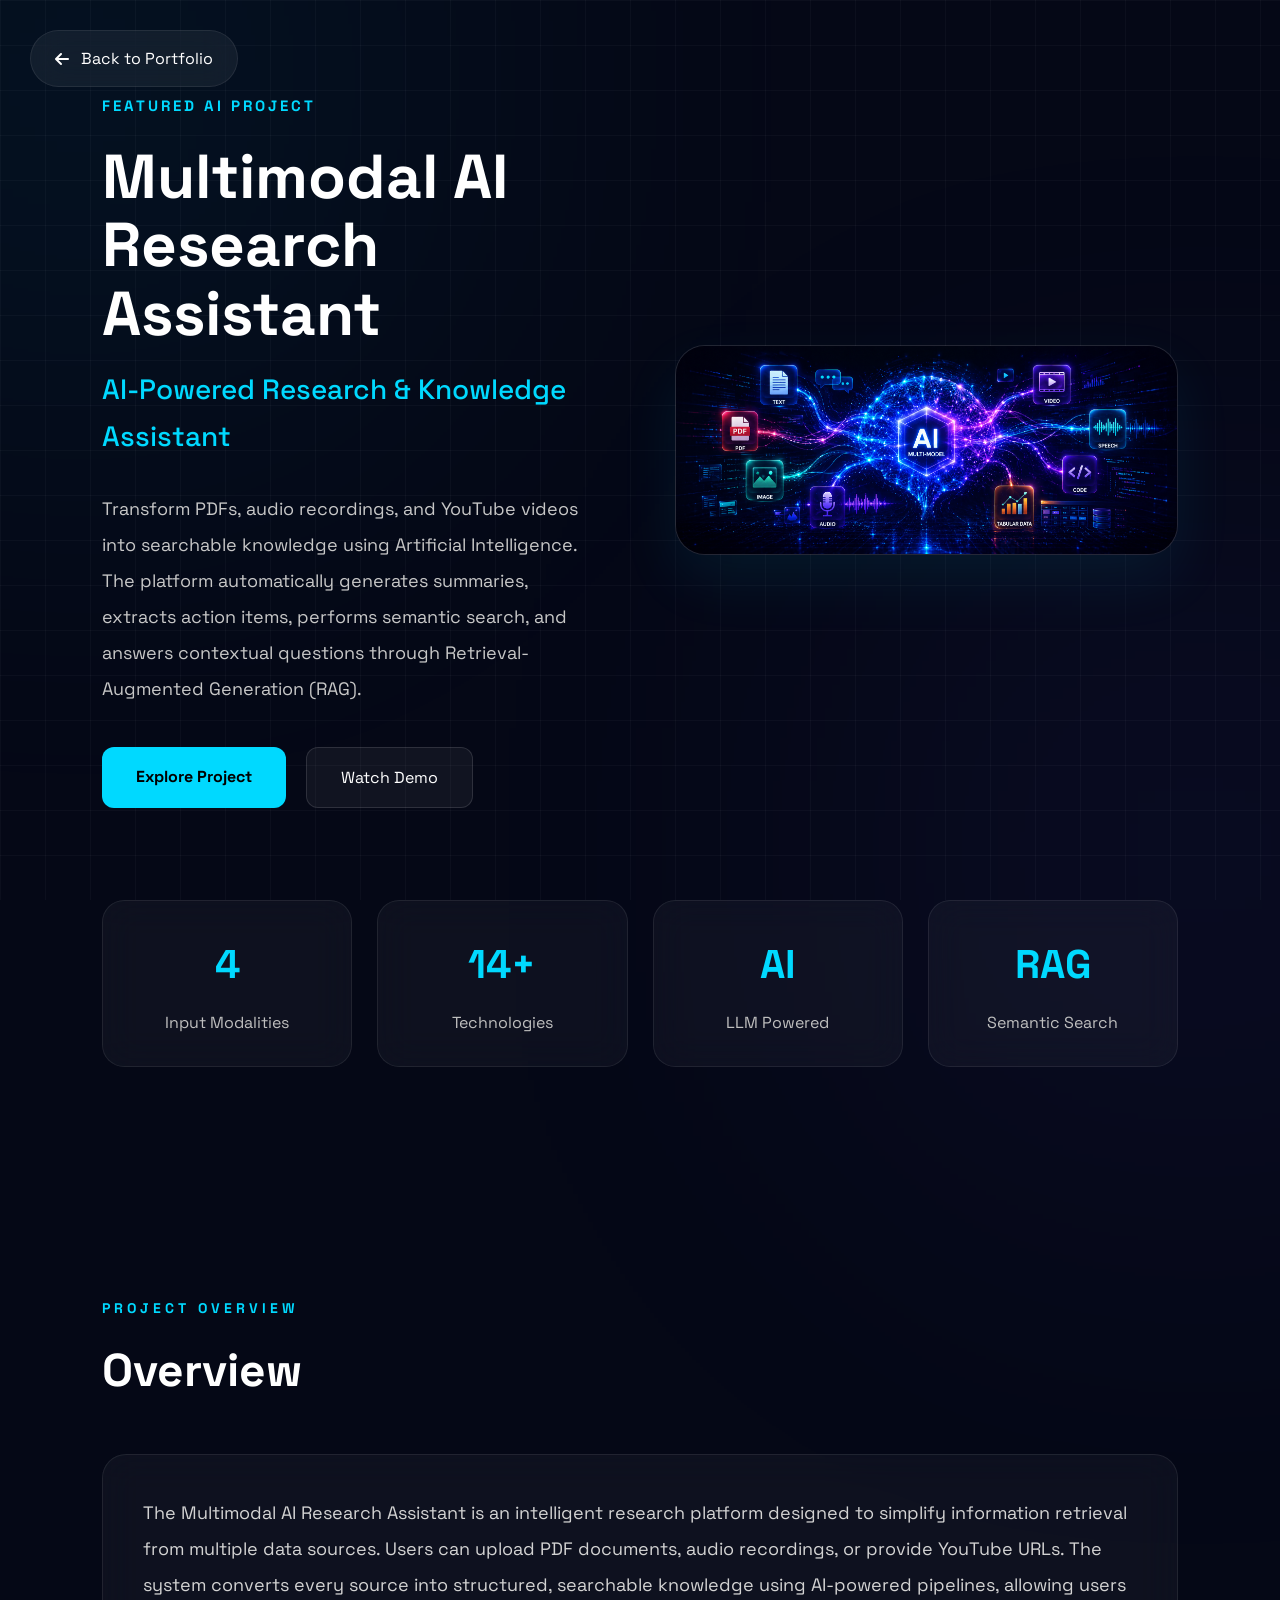
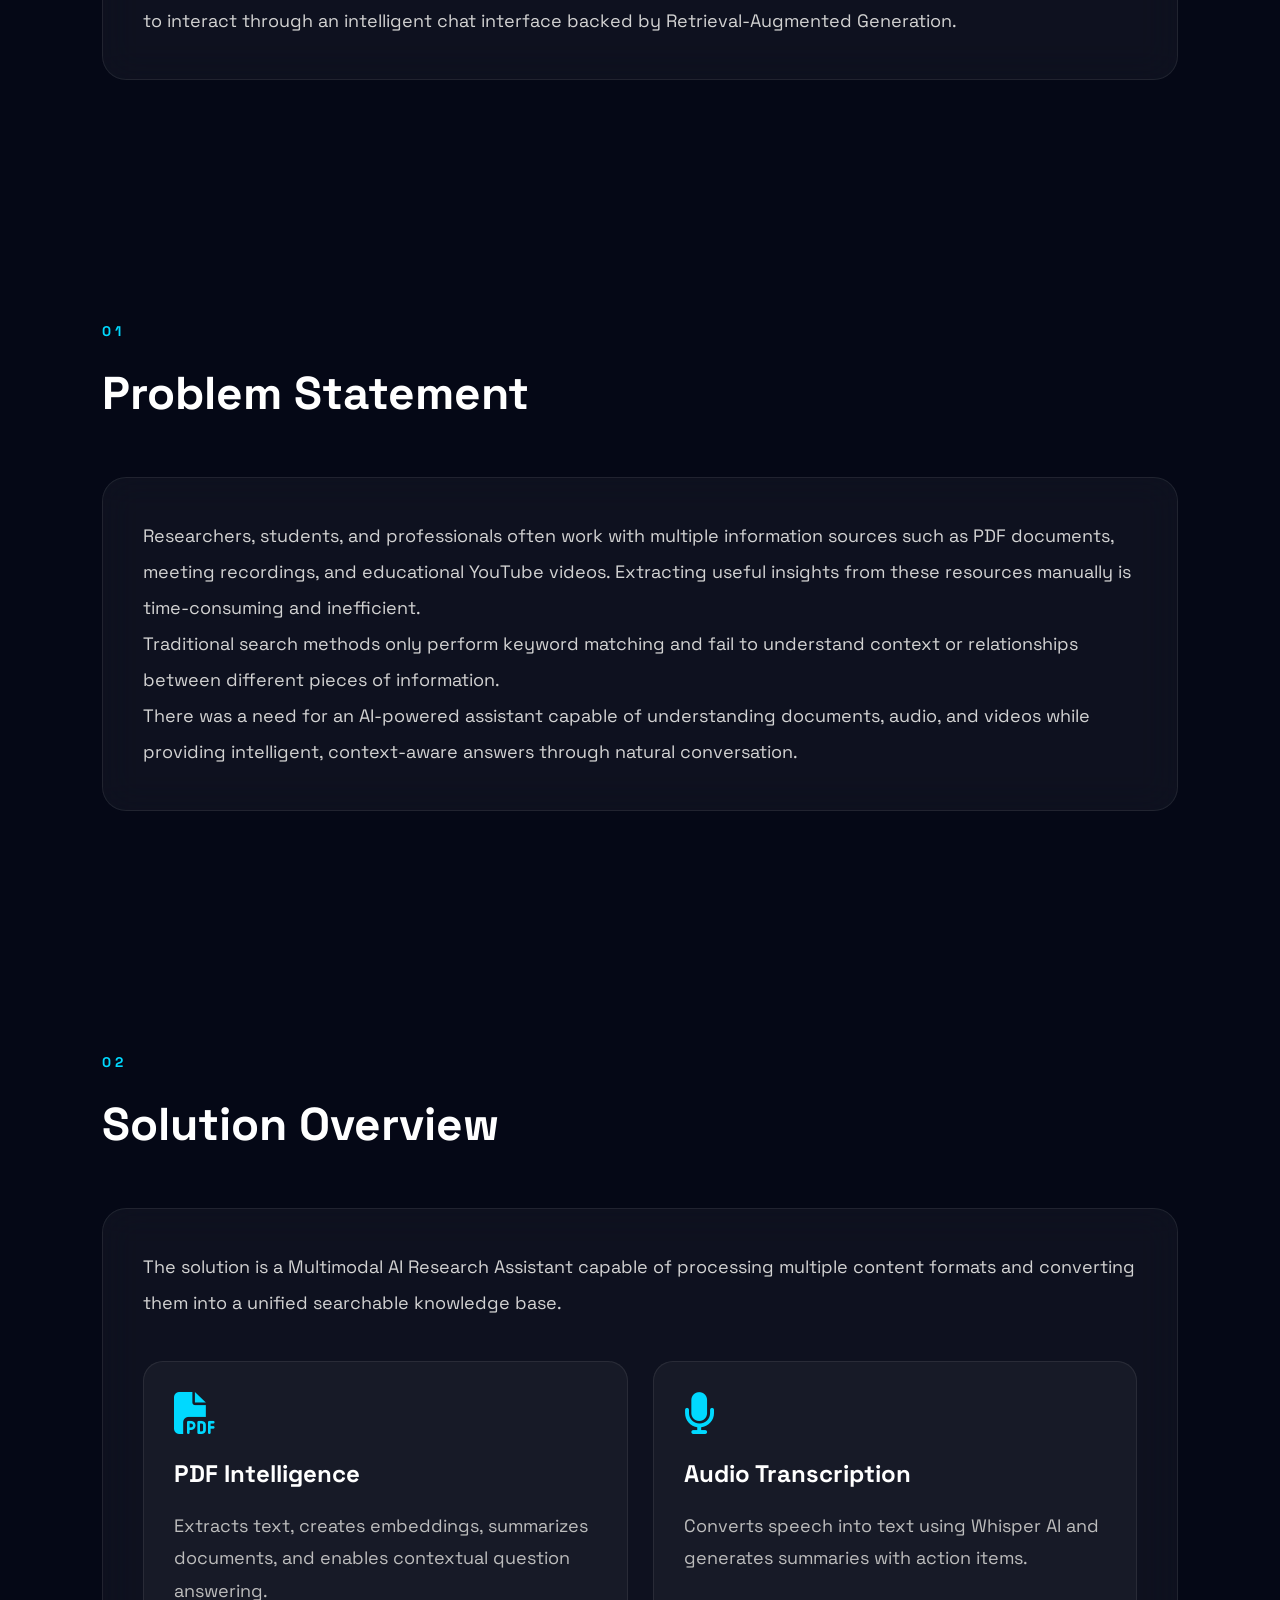
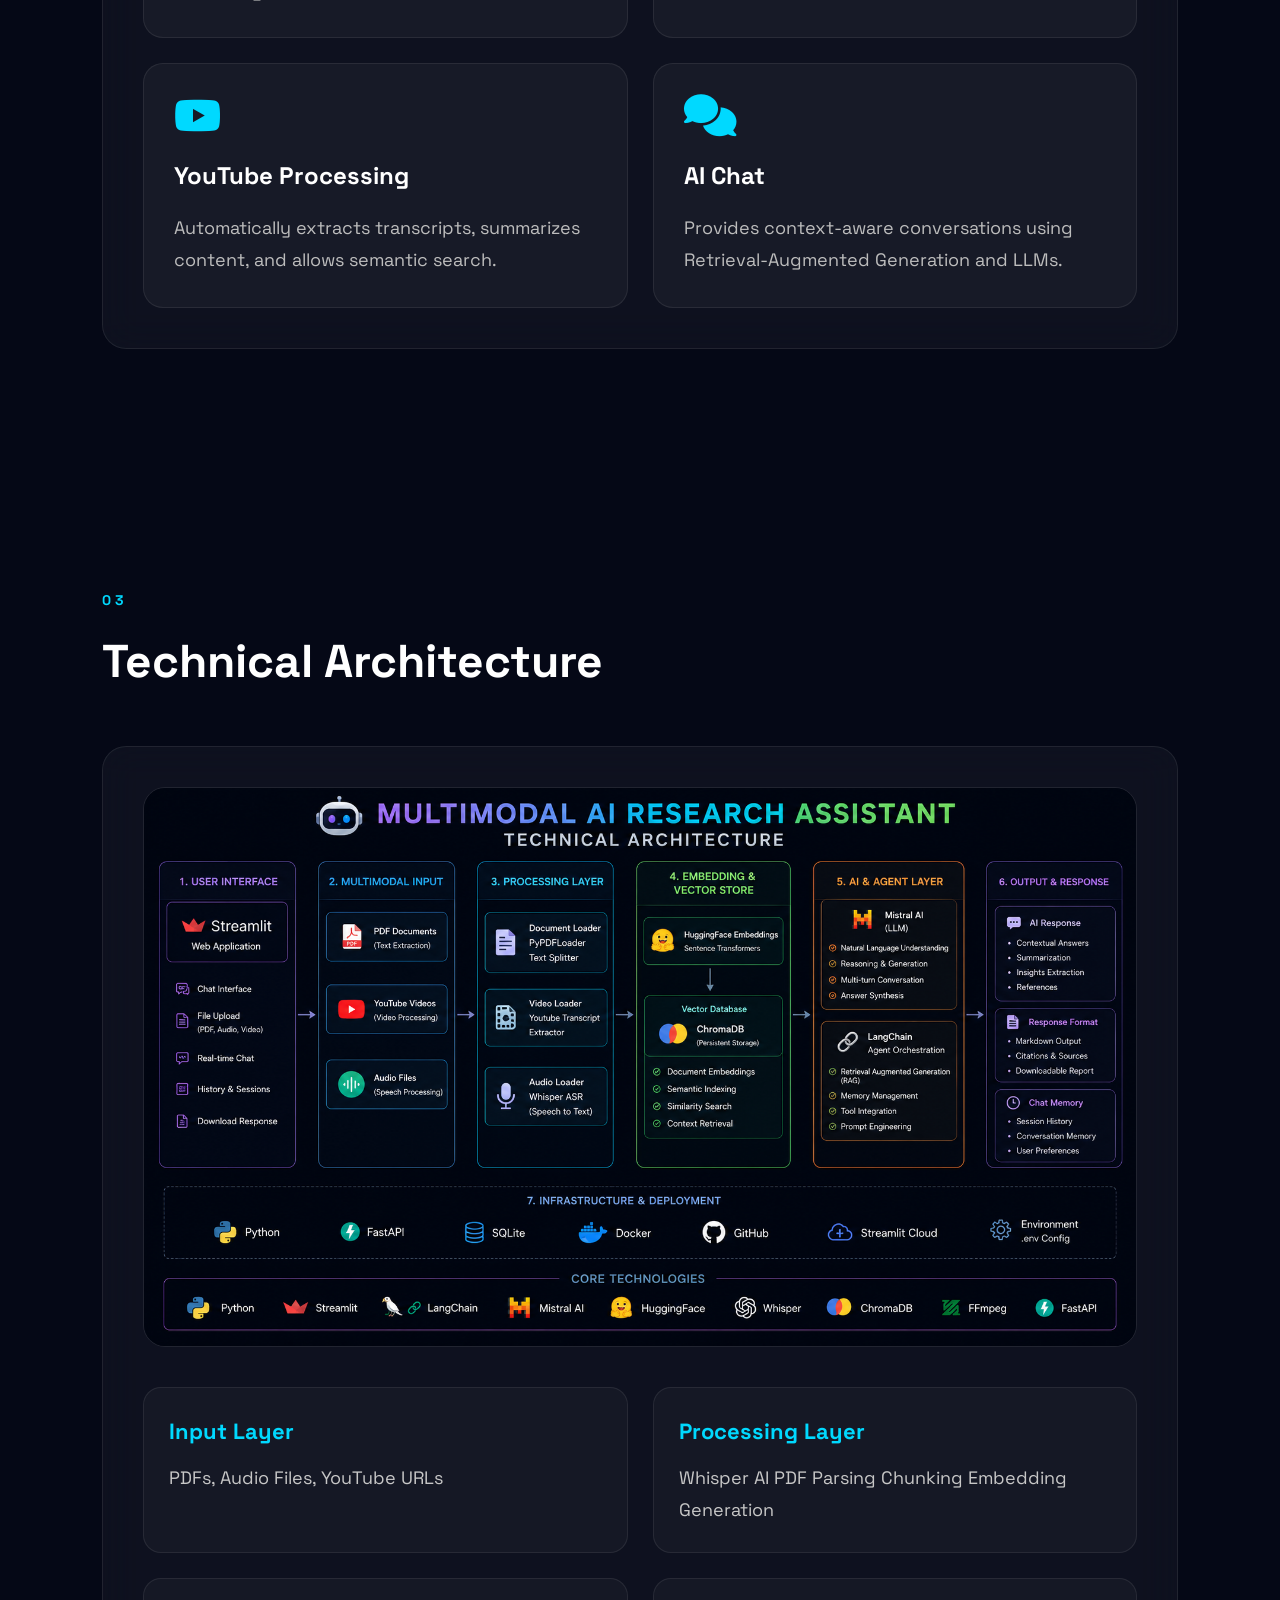
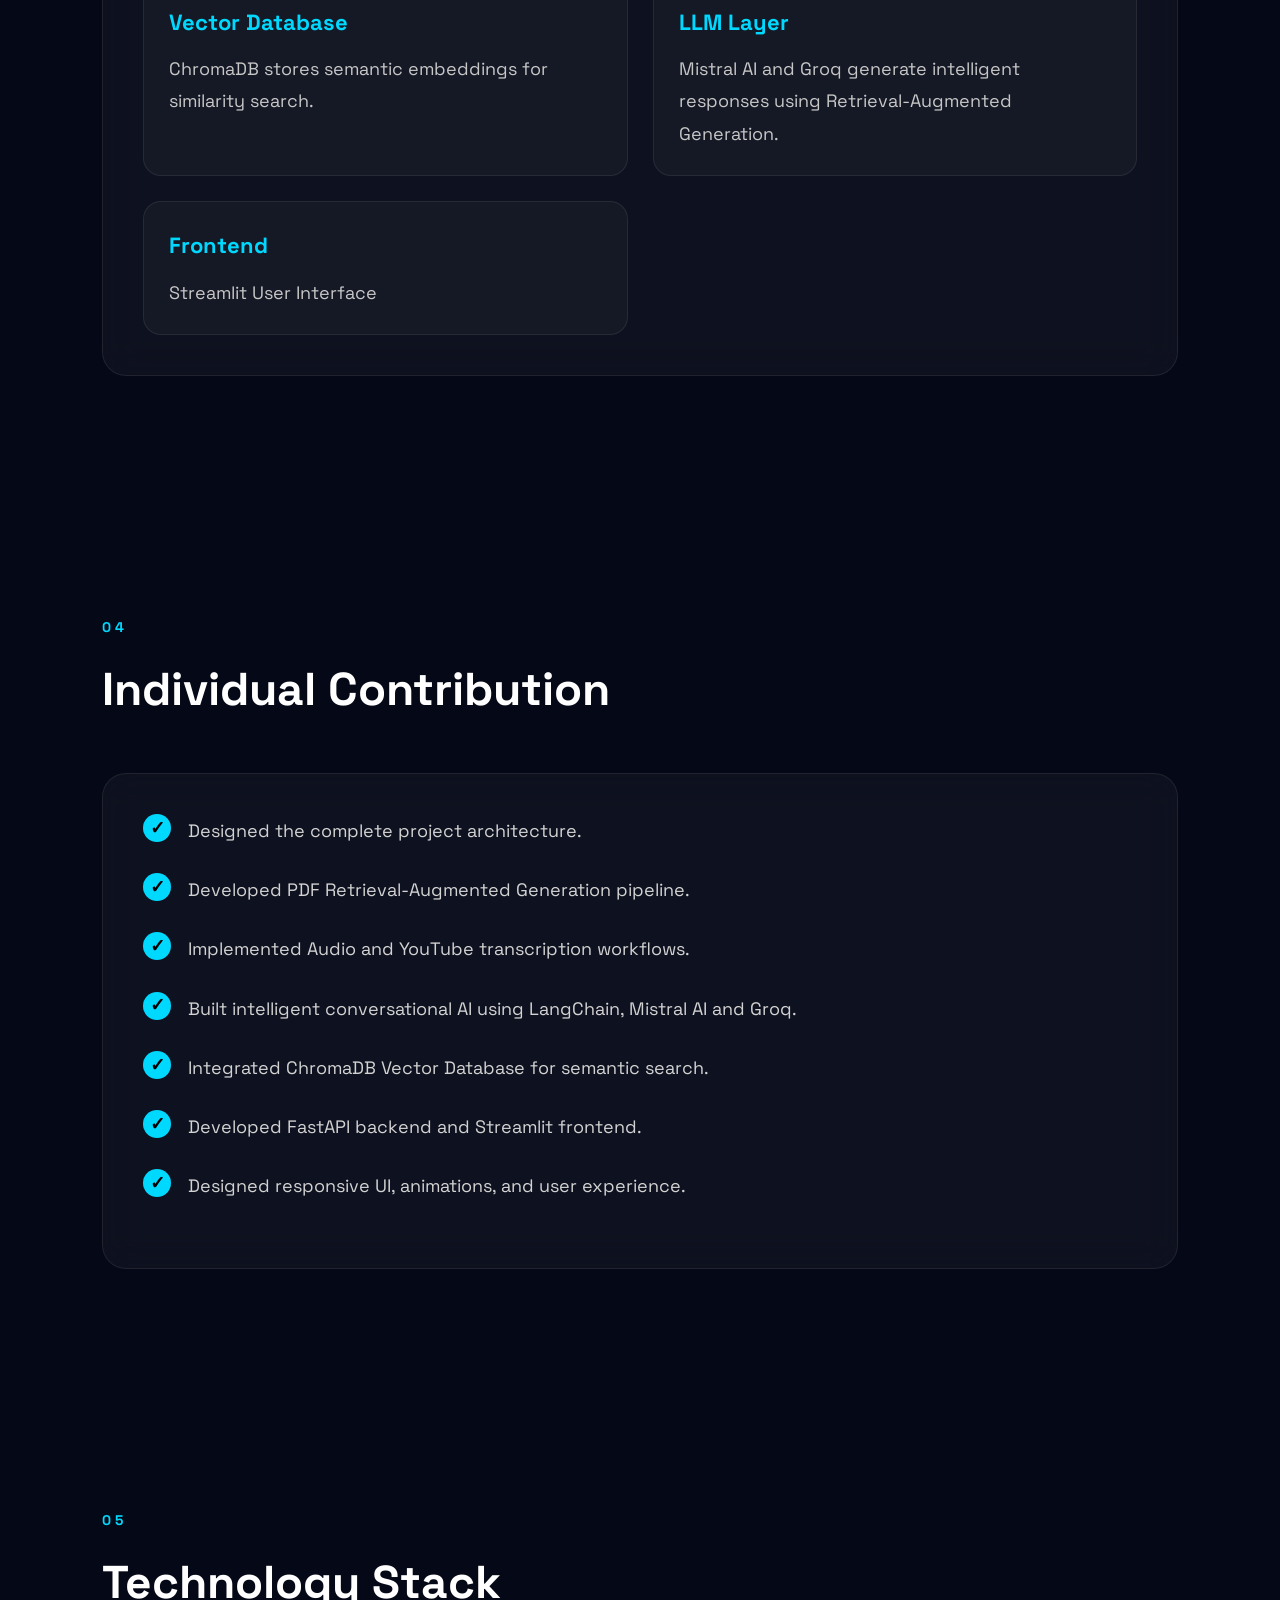
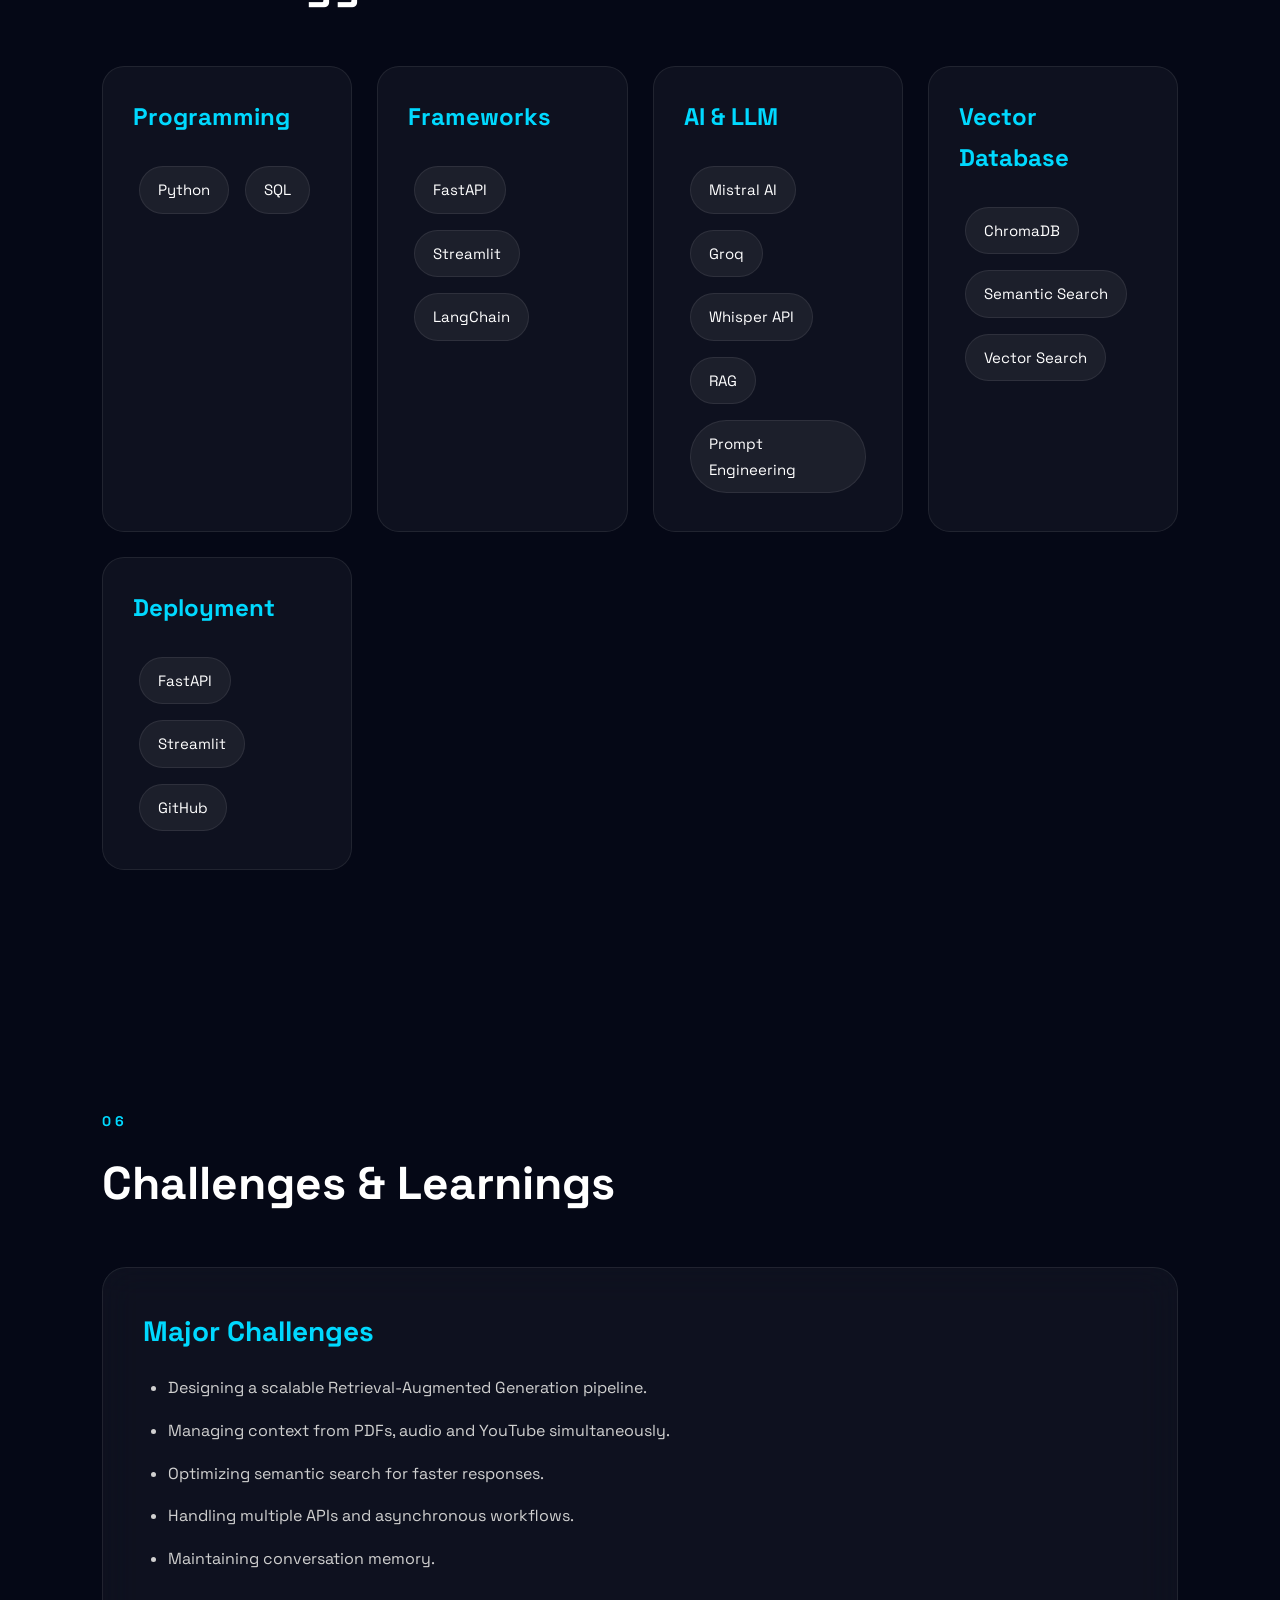
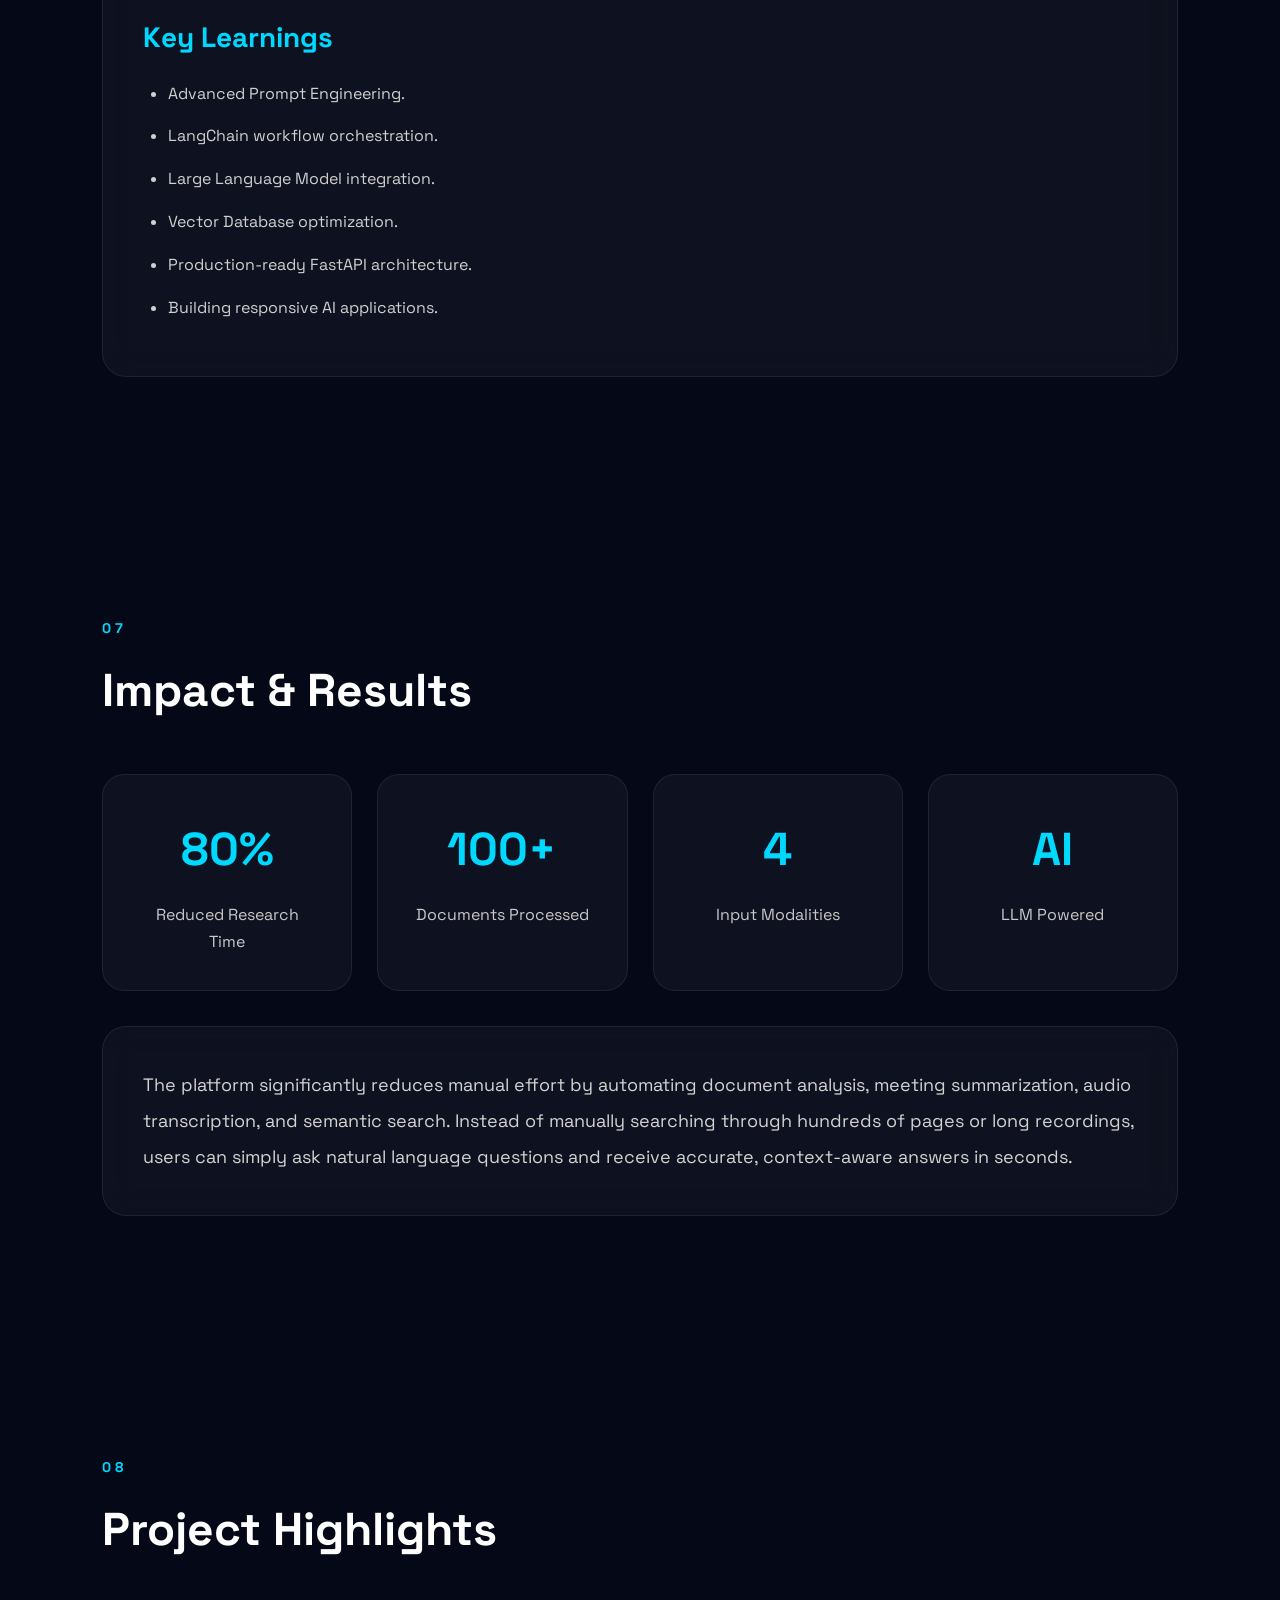
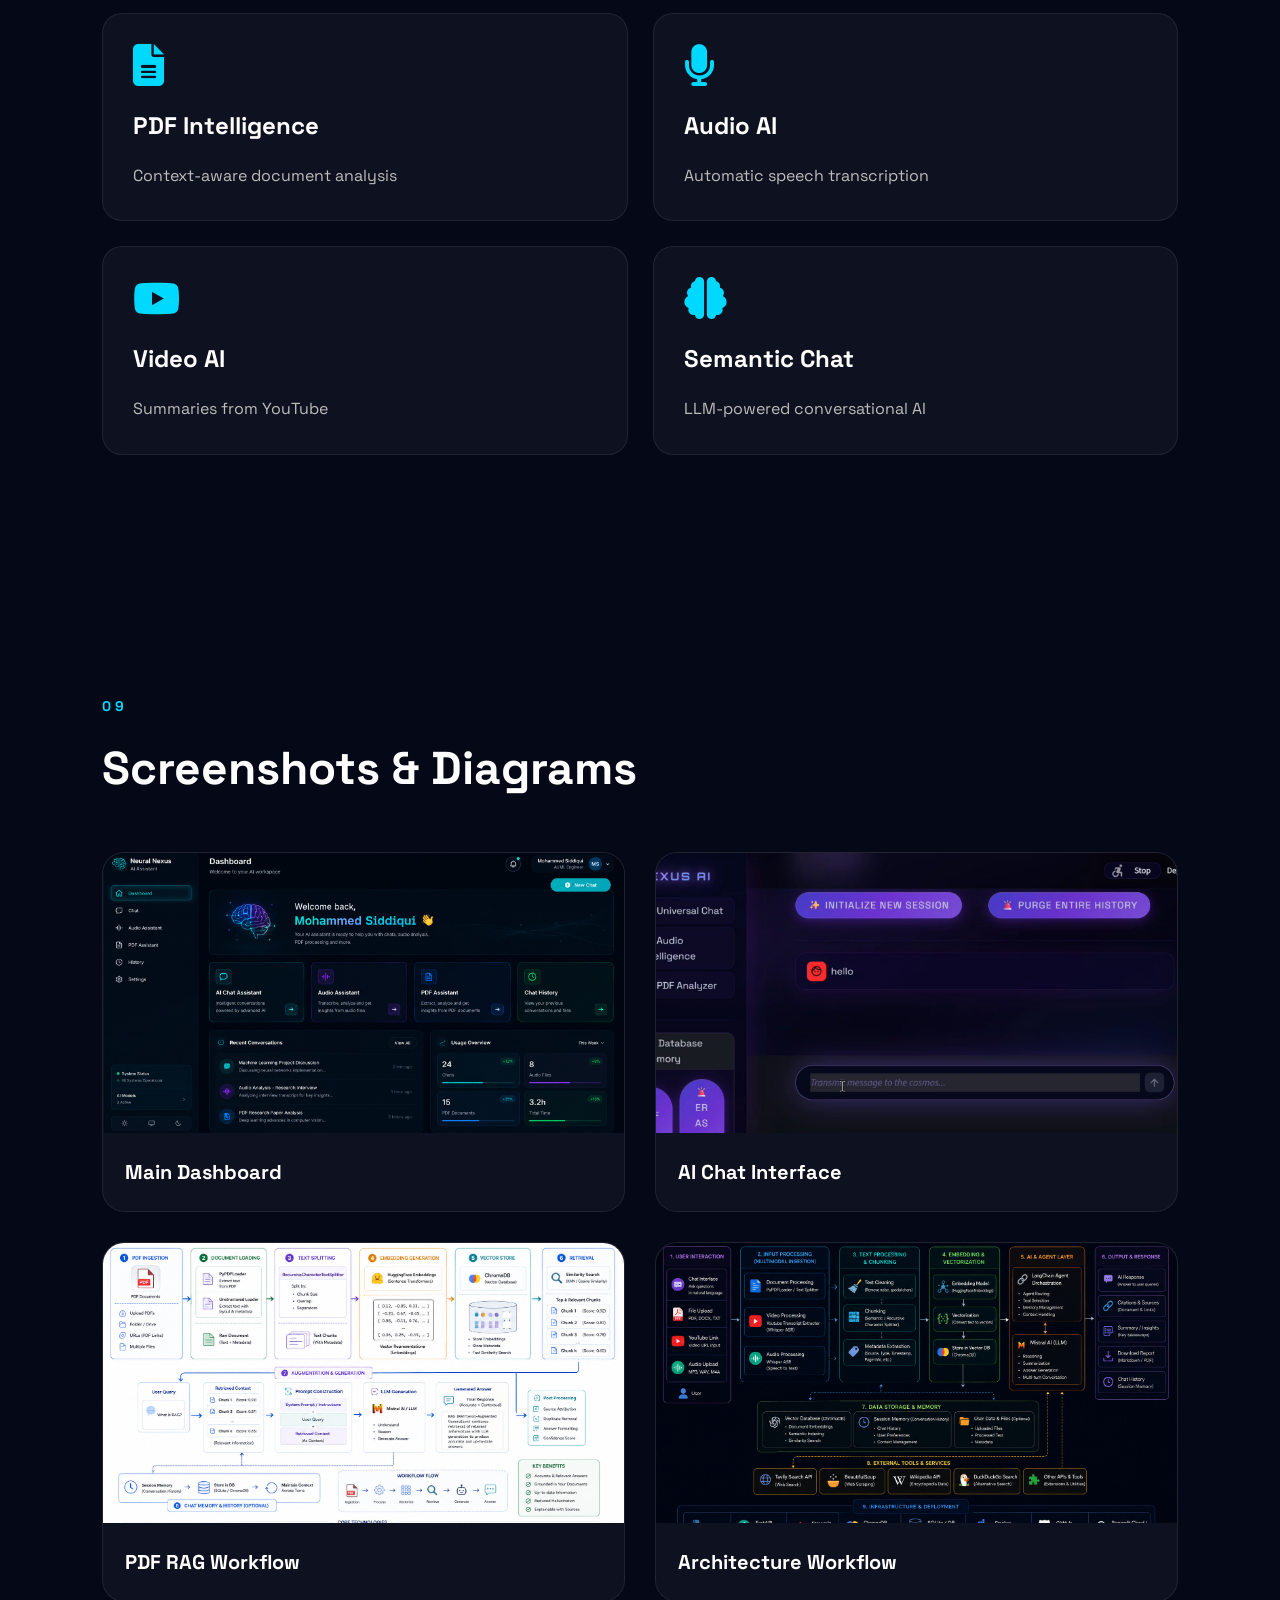
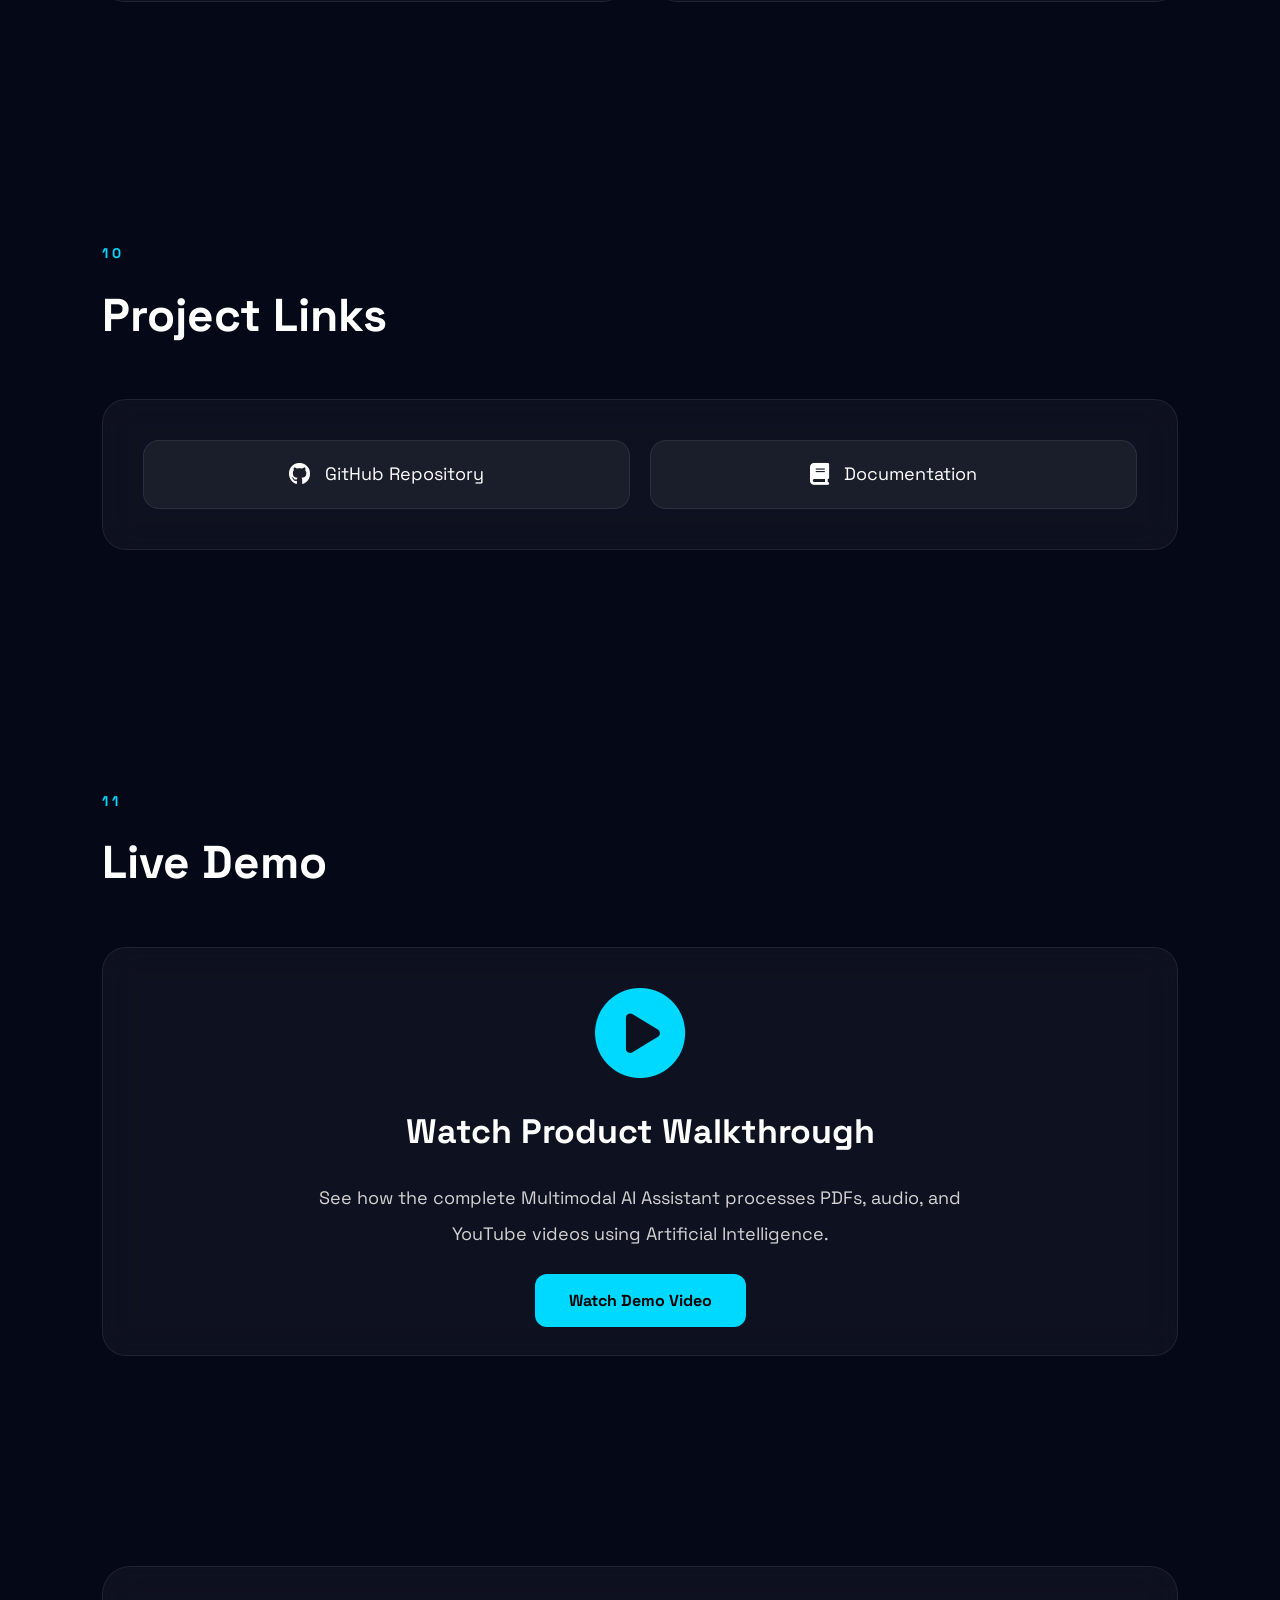
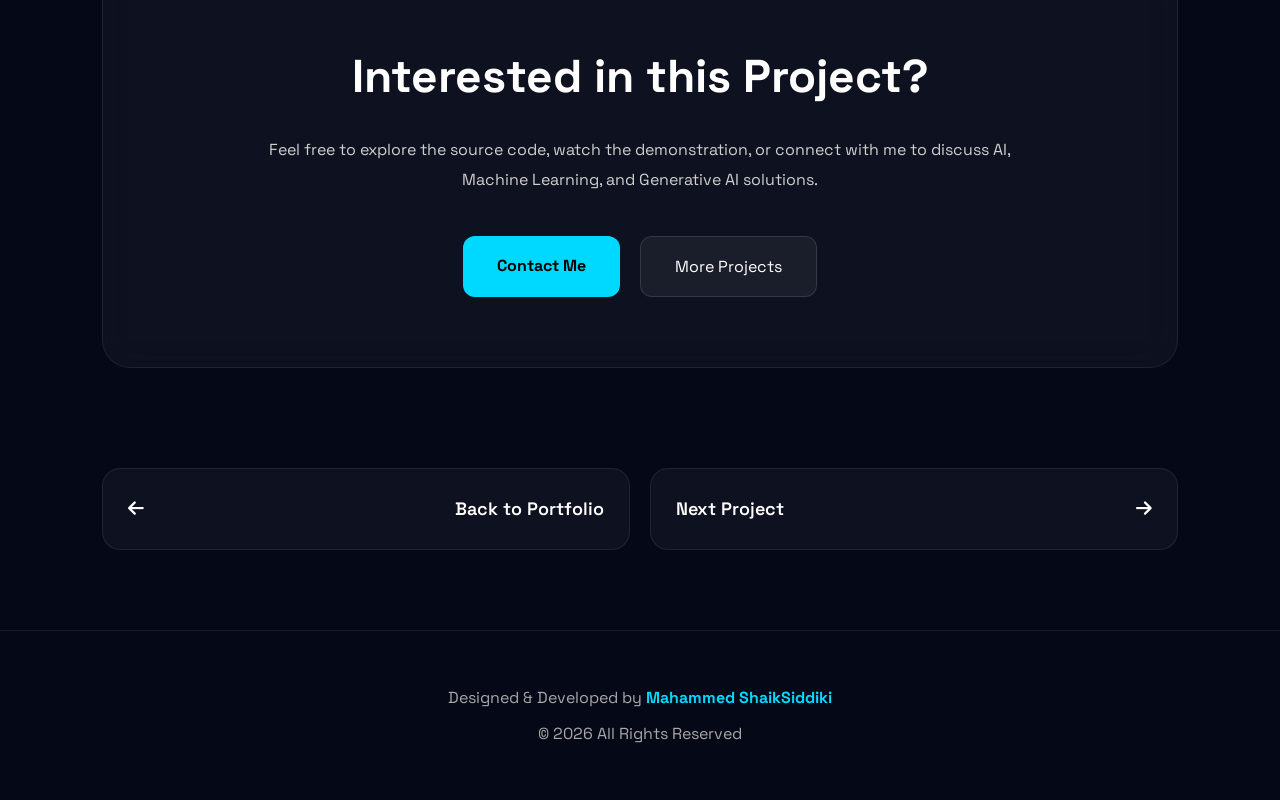
<file: projects/multimodal-ai.html>
<!DOCTYPE html>
<html lang="en">

<head>

    <meta charset="UTF-8">

    <meta name="viewport"
          content="width=device-width, initial-scale=1.0">

    <title>
        Multimodal AI Research Assistant | Mohammed Shaik Siddiqui
    </title>

    <!-- CSS -->

    <link rel="stylesheet"
          href="../css/case-study.css">

    <!-- Google Font -->

    <link href="https://fonts.googleapis.com/css2?family=Space+Grotesk:wght@300;400;500;600;700&display=swap"
          rel="stylesheet">

    <!-- Font Awesome -->

    <link rel="stylesheet"
          href="https://cdnjs.cloudflare.com/ajax/libs/font-awesome/6.7.2/css/all.min.css">

</head>

<body>

<div class="background-grid"></div>

<!-- ===========================
Back Button
=========================== -->

<a href="../index.html#projects"
   class="back-btn">

<i class="fa-solid fa-arrow-left"></i>

Back to Portfolio

</a>

<!-- ===========================
Hero Section
=========================== -->

<section class="project-hero">

    <div class="hero-content">

        <span class="project-label">

            Featured AI Project

        </span>

        <h1>

            Multimodal AI Research Assistant

        </h1>

        <h2>

            AI-Powered Research & Knowledge Assistant

        </h2>

        <p>

            Transform PDFs, audio recordings, and YouTube videos into
            searchable knowledge using Artificial Intelligence.

            The platform automatically generates summaries,
            extracts action items,
            performs semantic search,
            and answers contextual questions through
            Retrieval-Augmented Generation (RAG).

        </p>

        <div class="hero-buttons">

            <a href="#overview"
               class="primary-btn">

                Explore Project

            </a>

            <a href="#demo"
               class="secondary-btn">

                Watch Demo

            </a>

        </div>

    </div>

    <div class="hero-image">

        <img src="../images/multi-agent-ai-banner.jpg"
             alt="Multimodal AI Research Assistant">

    </div>

</section>

<!-- ===========================
Quick Stats
=========================== -->

<section class="project-stats">

<div class="stat-card">

<h3>4</h3>

<p>Input Modalities</p>

</div>

<div class="stat-card">

<h3>14+</h3>

<p>Technologies</p>

</div>

<div class="stat-card">

<h3>AI</h3>

<p>LLM Powered</p>

</div>

<div class="stat-card">

<h3>RAG</h3>

<p>Semantic Search</p>

</div>

</section>

<!-- ===========================
Project Overview
=========================== -->

<section
id="overview"
class="content-section">

<div class="section-title">

<p>PROJECT OVERVIEW</p>

<h2>

Overview

</h2>

</div>

<div class="glass-card">

<p>

The Multimodal AI Research Assistant is an intelligent
research platform designed to simplify information retrieval
from multiple data sources.

Users can upload PDF documents,
audio recordings,
or provide YouTube URLs.

The system converts every source into structured,
searchable knowledge using AI-powered pipelines,
allowing users to interact through an intelligent
chat interface backed by Retrieval-Augmented Generation.

</p>

</div>

</section>

<!-- ==========================================
Problem Statement
========================================== -->

<section class="content-section">

    <div class="section-title">

        <p>01</p>

        <h2>Problem Statement</h2>

    </div>

    <div class="glass-card">

        <p>

            Researchers, students, and professionals often work with
            multiple information sources such as PDF documents,
            meeting recordings, and educational YouTube videos.

            Extracting useful insights from these resources manually
            is time-consuming and inefficient.

        </p>

        <p>

            Traditional search methods only perform keyword matching
            and fail to understand context or relationships between
            different pieces of information.

        </p>

        <p>

            There was a need for an AI-powered assistant capable of
            understanding documents, audio, and videos while providing
            intelligent, context-aware answers through natural
            conversation.

        </p>

    </div>

</section>


<!-- ==========================================
Solution Overview
========================================== -->

<section class="content-section">

    <div class="section-title">

        <p>02</p>

        <h2>Solution Overview</h2>

    </div>

    <div class="glass-card">

        <p>

            The solution is a Multimodal AI Research Assistant capable
            of processing multiple content formats and converting them
            into a unified searchable knowledge base.

        </p>

        <div class="feature-grid">

            <div class="feature-box">

                <i class="fa-solid fa-file-pdf"></i>

                <h3>PDF Intelligence</h3>

                <p>

                    Extracts text, creates embeddings,
                    summarizes documents,
                    and enables contextual question answering.

                </p>

            </div>

            <div class="feature-box">

                <i class="fa-solid fa-microphone"></i>

                <h3>Audio Transcription</h3>

                <p>

                    Converts speech into text using Whisper AI
                    and generates summaries with action items.

                </p>

            </div>

            <div class="feature-box">

                <i class="fa-brands fa-youtube"></i>

                <h3>YouTube Processing</h3>

                <p>

                    Automatically extracts transcripts,
                    summarizes content,
                    and allows semantic search.

                </p>

            </div>

            <div class="feature-box">

                <i class="fa-solid fa-comments"></i>

                <h3>AI Chat</h3>

                <p>

                    Provides context-aware conversations using
                    Retrieval-Augmented Generation and LLMs.

                </p>

            </div>

        </div>

    </div>

</section>


<!-- ==========================================
Technical Architecture
========================================== -->

<section class="content-section">

    <div class="section-title">

        <p>03</p>

        <h2>Technical Architecture</h2>

    </div>

    <div class="glass-card">

        <img src="../images/architecture.png"
             class="architecture-image"
             alt="Architecture Diagram">

        <div class="architecture-list">

            <div>

                <h4>Input Layer</h4>

                <p>

                    PDFs, Audio Files,
                    YouTube URLs

                </p>

            </div>

            <div>

                <h4>Processing Layer</h4>

                <p>

                    Whisper AI

                    PDF Parsing

                    Chunking

                    Embedding Generation

                </p>

            </div>

            <div>

                <h4>Vector Database</h4>

                <p>

                    ChromaDB stores semantic embeddings
                    for similarity search.

                </p>

            </div>

            <div>

                <h4>LLM Layer</h4>

                <p>

                    Mistral AI and Groq
                    generate intelligent responses
                    using Retrieval-Augmented Generation.

                </p>

            </div>

            <div>

                <h4>Frontend</h4>

                <p>

                    Streamlit User Interface

                </p>

            </div>

        </div>

    </div>

</section>


<!-- ==========================================
Individual Contribution
========================================== -->

<section class="content-section">

    <div class="section-title">

        <p>04</p>

        <h2>Individual Contribution</h2>

    </div>

    <div class="glass-card">

        <ul class="contribution-list">

            <li>

                Designed the complete project architecture.

            </li>

            <li>

                Developed PDF Retrieval-Augmented Generation pipeline.

            </li>

            <li>

                Implemented Audio and YouTube transcription workflows.

            </li>

            <li>

                Built intelligent conversational AI using
                LangChain, Mistral AI and Groq.

            </li>

            <li>

                Integrated ChromaDB Vector Database
                for semantic search.

            </li>

            <li>

                Developed FastAPI backend
                and Streamlit frontend.

            </li>

            <li>

                Designed responsive UI,
                animations,
                and user experience.

            </li>

        </ul>

    </div>

</section>

<!-- ==========================================
Technology Stack
========================================== -->

<section class="content-section">

    <div class="section-title">

        <p>05</p>

        <h2>Technology Stack</h2>

    </div>

    <div class="stack-grid">

        <div class="stack-card">

            <h3>Programming</h3>

            <span>Python</span>

            <span>SQL</span>

        </div>

        <div class="stack-card">

            <h3>Frameworks</h3>

            <span>FastAPI</span>

            <span>Streamlit</span>

            <span>LangChain</span>

        </div>

        <div class="stack-card">

            <h3>AI & LLM</h3>

            <span>Mistral AI</span>

            <span>Groq</span>

            <span>Whisper API</span>

            <span>RAG</span>

            <span>Prompt Engineering</span>

        </div>

        <div class="stack-card">

            <h3>Vector Database</h3>

            <span>ChromaDB</span>

            <span>Semantic Search</span>

            <span>Vector Search</span>

        </div>

        <div class="stack-card">

            <h3>Deployment</h3>

            <span>FastAPI</span>

            <span>Streamlit</span>

            <span>GitHub</span>

        </div>

    </div>

</section>



<!-- ==========================================
Challenges & Learnings
========================================== -->

<section class="content-section">

<div class="section-title">

<p>06</p>

<h2>

Challenges & Learnings

</h2>

</div>

<div class="glass-card">

<div class="challenge-box">

<h3>

Major Challenges

</h3>

<ul>

<li>

Designing a scalable Retrieval-Augmented Generation pipeline.

</li>

<li>

Managing context from PDFs, audio and YouTube simultaneously.

</li>

<li>

Optimizing semantic search for faster responses.

</li>

<li>

Handling multiple APIs and asynchronous workflows.

</li>

<li>

Maintaining conversation memory.

</li>

</ul>

</div>

<div class="challenge-box">

<h3>

Key Learnings

</h3>

<ul>

<li>

Advanced Prompt Engineering.

</li>

<li>

LangChain workflow orchestration.

</li>

<li>

Large Language Model integration.

</li>

<li>

Vector Database optimization.

</li>

<li>

Production-ready FastAPI architecture.

</li>

<li>

Building responsive AI applications.

</li>

</ul>

</div>

</div>

</section>



<!-- ==========================================
Impact
========================================== -->

<section class="content-section">

<div class="section-title">

<p>07</p>

<h2>

Impact & Results

</h2>

</div>

<div class="impact-grid">

<div class="impact-card">

<h3>

80%

</h3>

<p>

Reduced Research Time

</p>

</div>

<div class="impact-card">

<h3>

100+

</h3>

<p>

Documents Processed

</p>

</div>

<div class="impact-card">

<h3>

4

</h3>

<p>

Input Modalities

</p>

</div>

<div class="impact-card">

<h3>

AI

</h3>

<p>

LLM Powered

</p>

</div>

</div>

<div class="glass-card">

<p>

The platform significantly reduces manual effort by
automating document analysis,
meeting summarization,
audio transcription,
and semantic search.

Instead of manually searching through hundreds of
pages or long recordings,
users can simply ask natural language questions
and receive accurate,
context-aware answers in seconds.

</p>

</div>

</section>



<!-- ==========================================
Performance Highlights
========================================== -->

<section class="content-section">

<div class="section-title">

<p>08</p>

<h2>

Project Highlights

</h2>

</div>

<div class="feature-grid">

<div class="feature-box">

<i class="fa-solid fa-file-lines"></i>

<h3>

PDF Intelligence

</h3>

<p>

Context-aware document analysis

</p>

</div>

<div class="feature-box">

<i class="fa-solid fa-microphone"></i>

<h3>

Audio AI

</h3>

<p>

Automatic speech transcription

</p>

</div>

<div class="feature-box">

<i class="fa-brands fa-youtube"></i>

<h3>

Video AI

</h3>

<p>

Summaries from YouTube

</p>

</div>

<div class="feature-box">

<i class="fa-solid fa-brain"></i>

<h3>

Semantic Chat

</h3>

<p>

LLM-powered conversational AI

</p>

</div>

</div>

</section>

<!-- ==========================================
SCREENSHOTS
========================================== -->

<section class="content-section">

    <div class="section-title">

        <p>09</p>

        <h2>Screenshots & Diagrams</h2>

    </div>

    <div class="gallery">

        <div class="gallery-card">

            <img src="../images/dashboard.png" alt="Dashboard">

            <h4>Main Dashboard</h4>

        </div>

        <div class="gallery-card">

            <img src="../images/chat-interface.png" alt="Chat">

            <h4>AI Chat Interface</h4>

        </div>

        <div class="gallery-card">

            <img src="../images/pdf-rag.png" alt="PDF">

            <h4>PDF RAG Workflow</h4>

        </div>

        <div class="gallery-card">

            <img src="../images/workflow.png" alt="Workflow">

            <h4>Architecture Workflow</h4>

        </div>

    </div>

</section>



<!-- ==========================================
PROJECT LINKS
========================================== -->

<section class="content-section">

    <div class="section-title">

        <p>10</p>

        <h2>Project Links</h2>

    </div>

    <div class="glass-card">

        <div class="links-grid">

            <a href="https://github.com/themohammed7/multi-modal-ai-research-assistant"
               target="_blank"
               class="project-link">

                <i class="fab fa-github"></i>

                GitHub Repository

            </a>

            <a href="#"
               class="project-link">

                <i class="fa-solid fa-book"></i>

                Documentation

            </a>

        </div>

    </div>

</section>



<!-- ==========================================
DEMO
========================================== -->

<section id="demo"
class="content-section">

<div class="section-title">

<p>11</p>

<h2>

Live Demo

</h2>

</div>

<div class="glass-card demo-card">

<i class="fa-solid fa-circle-play demo-icon"></i>

<h3>

Watch Product Walkthrough

</h3>

<p>

See how the complete Multimodal AI Assistant
processes PDFs,
audio,
and YouTube videos using Artificial Intelligence.

</p>

<a href="https://drive.google.com/file/d/1aUL5pnWL3tGl6av9Hm6buJvxhGKxcU1j/view?usp=sharing"

target="_blank"

class="primary-btn">

Watch Demo Video

</a>

</div>

</section>



<!-- ==========================================
CONTACT CTA
========================================== -->

<section class="cta-section">

<h2>

Interested in this Project?

</h2>

<p>

Feel free to explore the source code,
watch the demonstration,
or connect with me to discuss AI,
Machine Learning,
and Generative AI solutions.

</p>

<div class="cta-buttons">

<a href="../index.html#contact"

class="primary-btn">

Contact Me

</a>

<a href="../index.html#projects"

class="secondary-btn">

More Projects

</a>

</div>

</section>



<!-- ==========================================
PROJECT NAVIGATION
========================================== -->

<section class="navigation-section">

<a href="../index.html#projects"

class="nav-project">

<i class="fa-solid fa-arrow-left"></i>

Back to Portfolio

</a>

<a href="visiontrack.html"

class="nav-project">

Next Project

<i class="fa-solid fa-arrow-right"></i>

</a>

</section>



<!-- ==========================================
FOOTER
========================================== -->

<footer>

<p>

Designed & Developed by

<span>

Mahammed ShaikSiddiki

</span>

</p>

<p>

© 2026 All Rights Reserved

</p>

</footer>

<script src="../js/case-study.js"></script>

</body>

</html>

<script src="../js/case-study.js"></script>

</body>

</html>
</file>
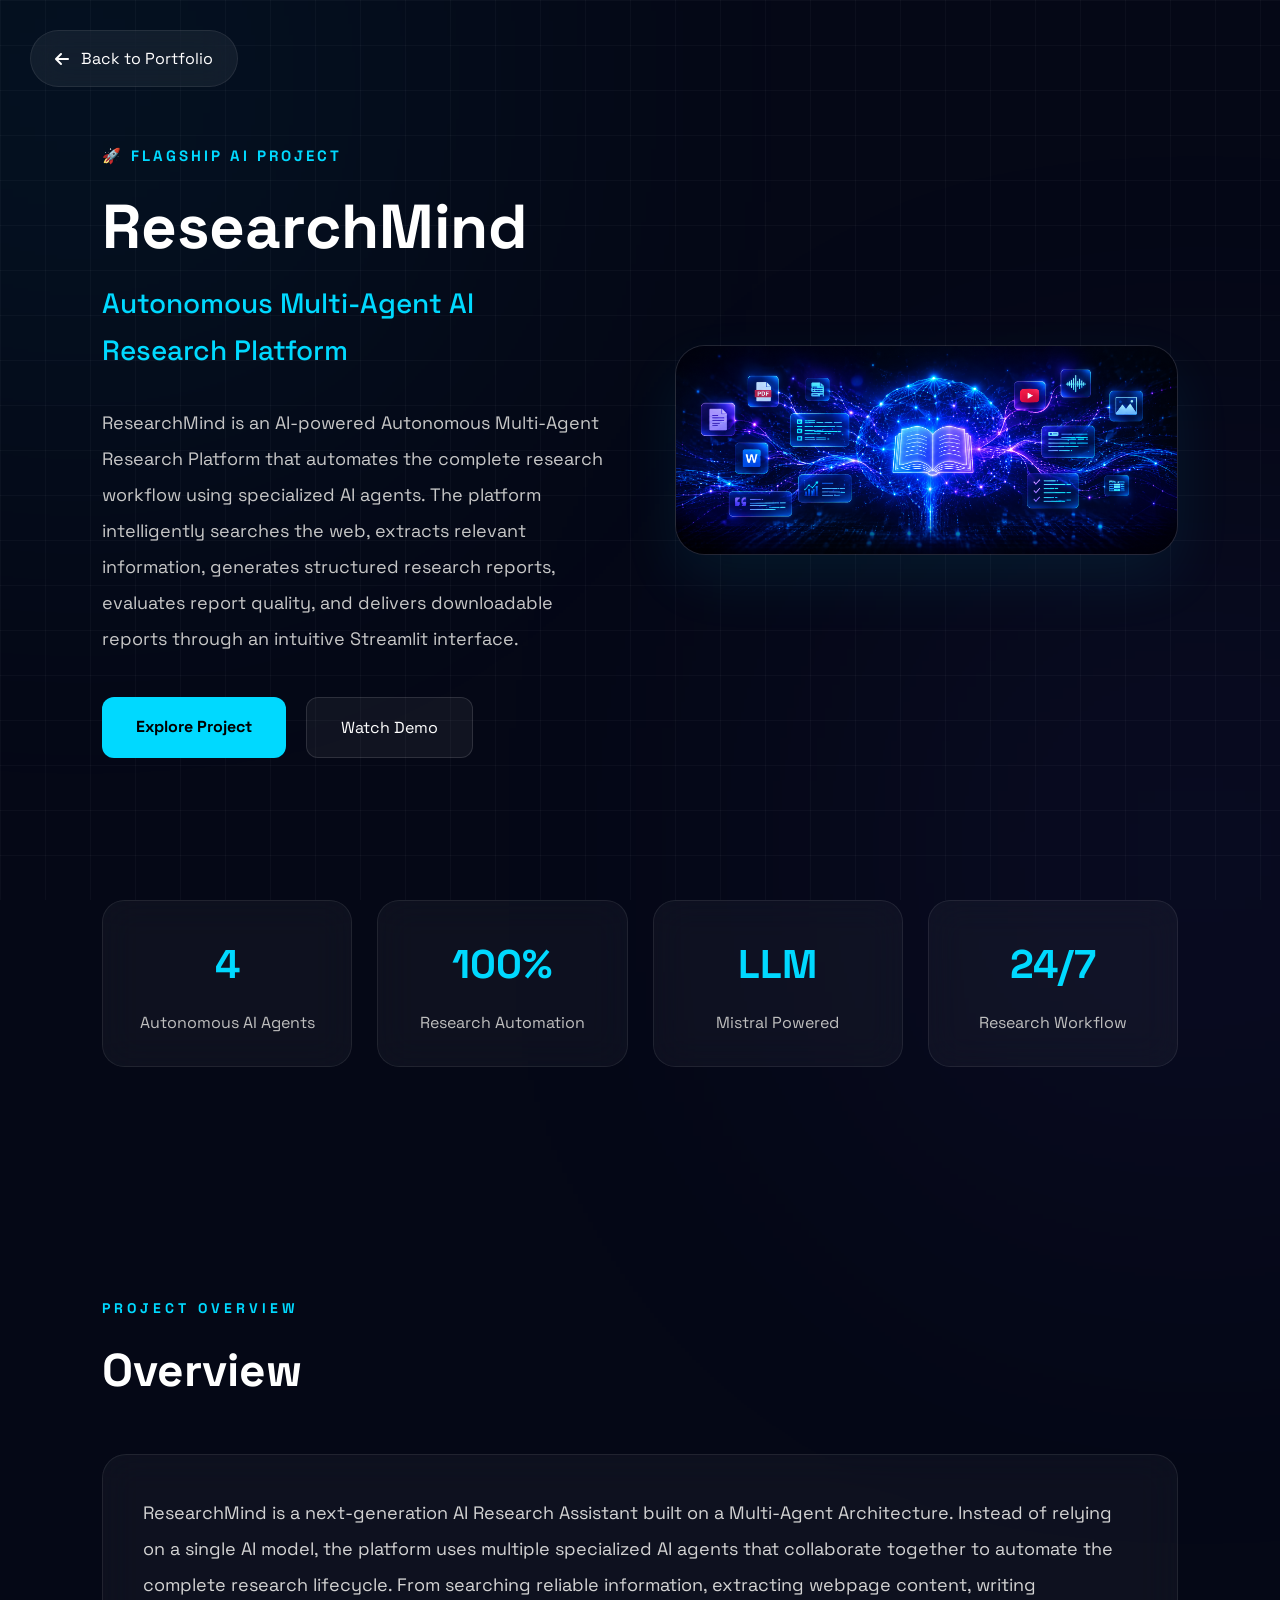
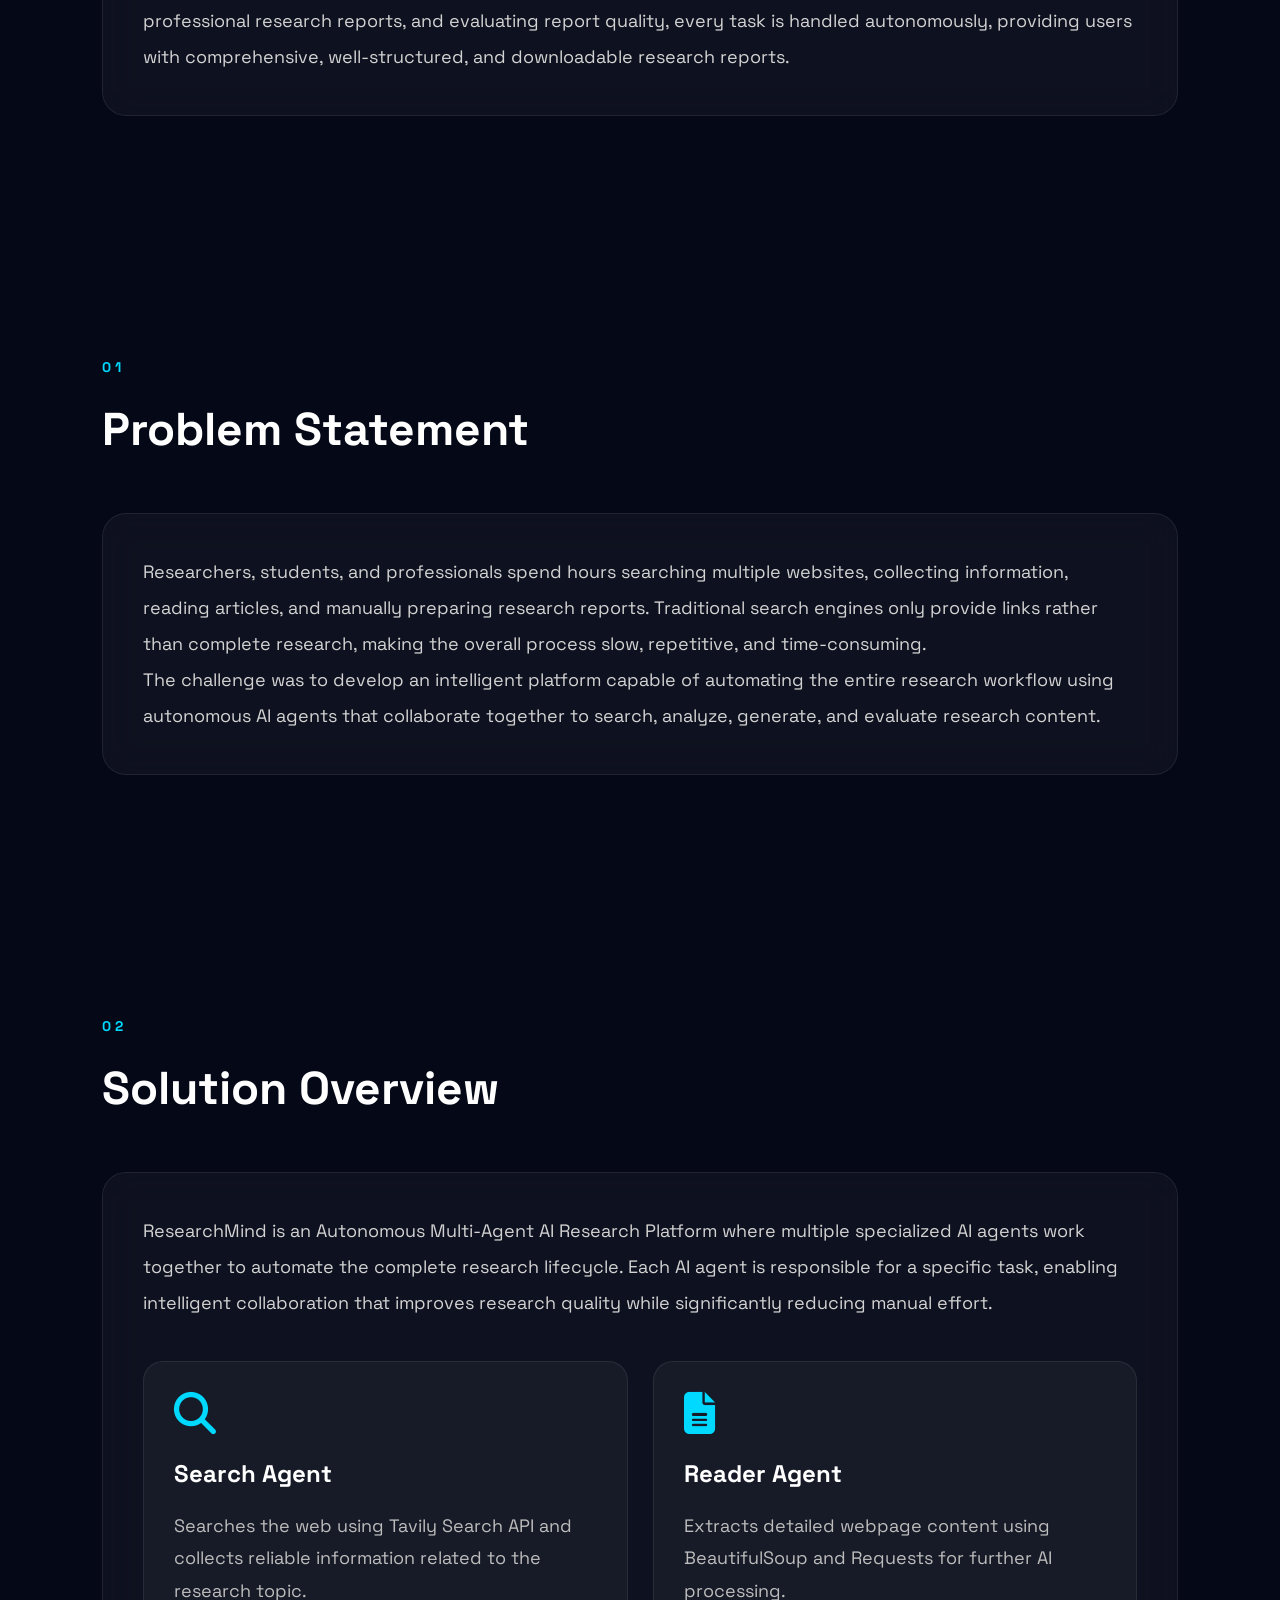
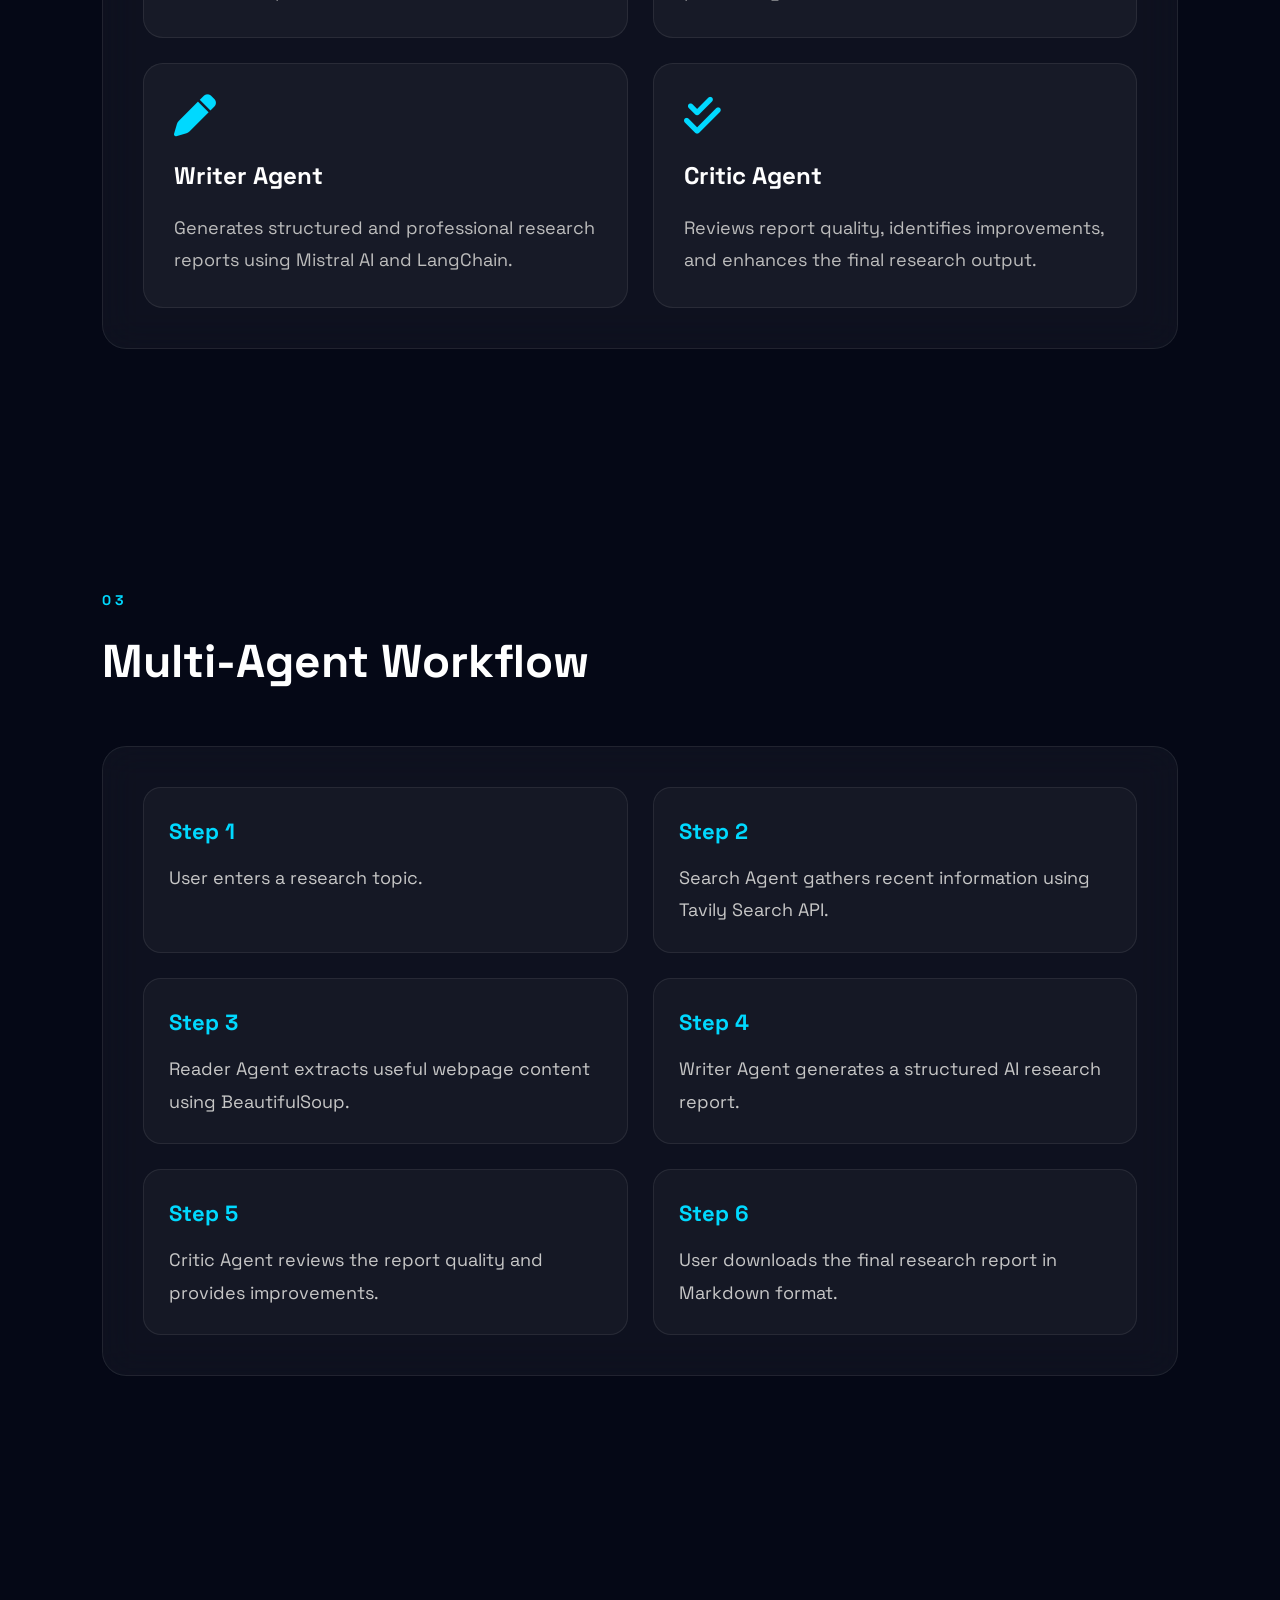
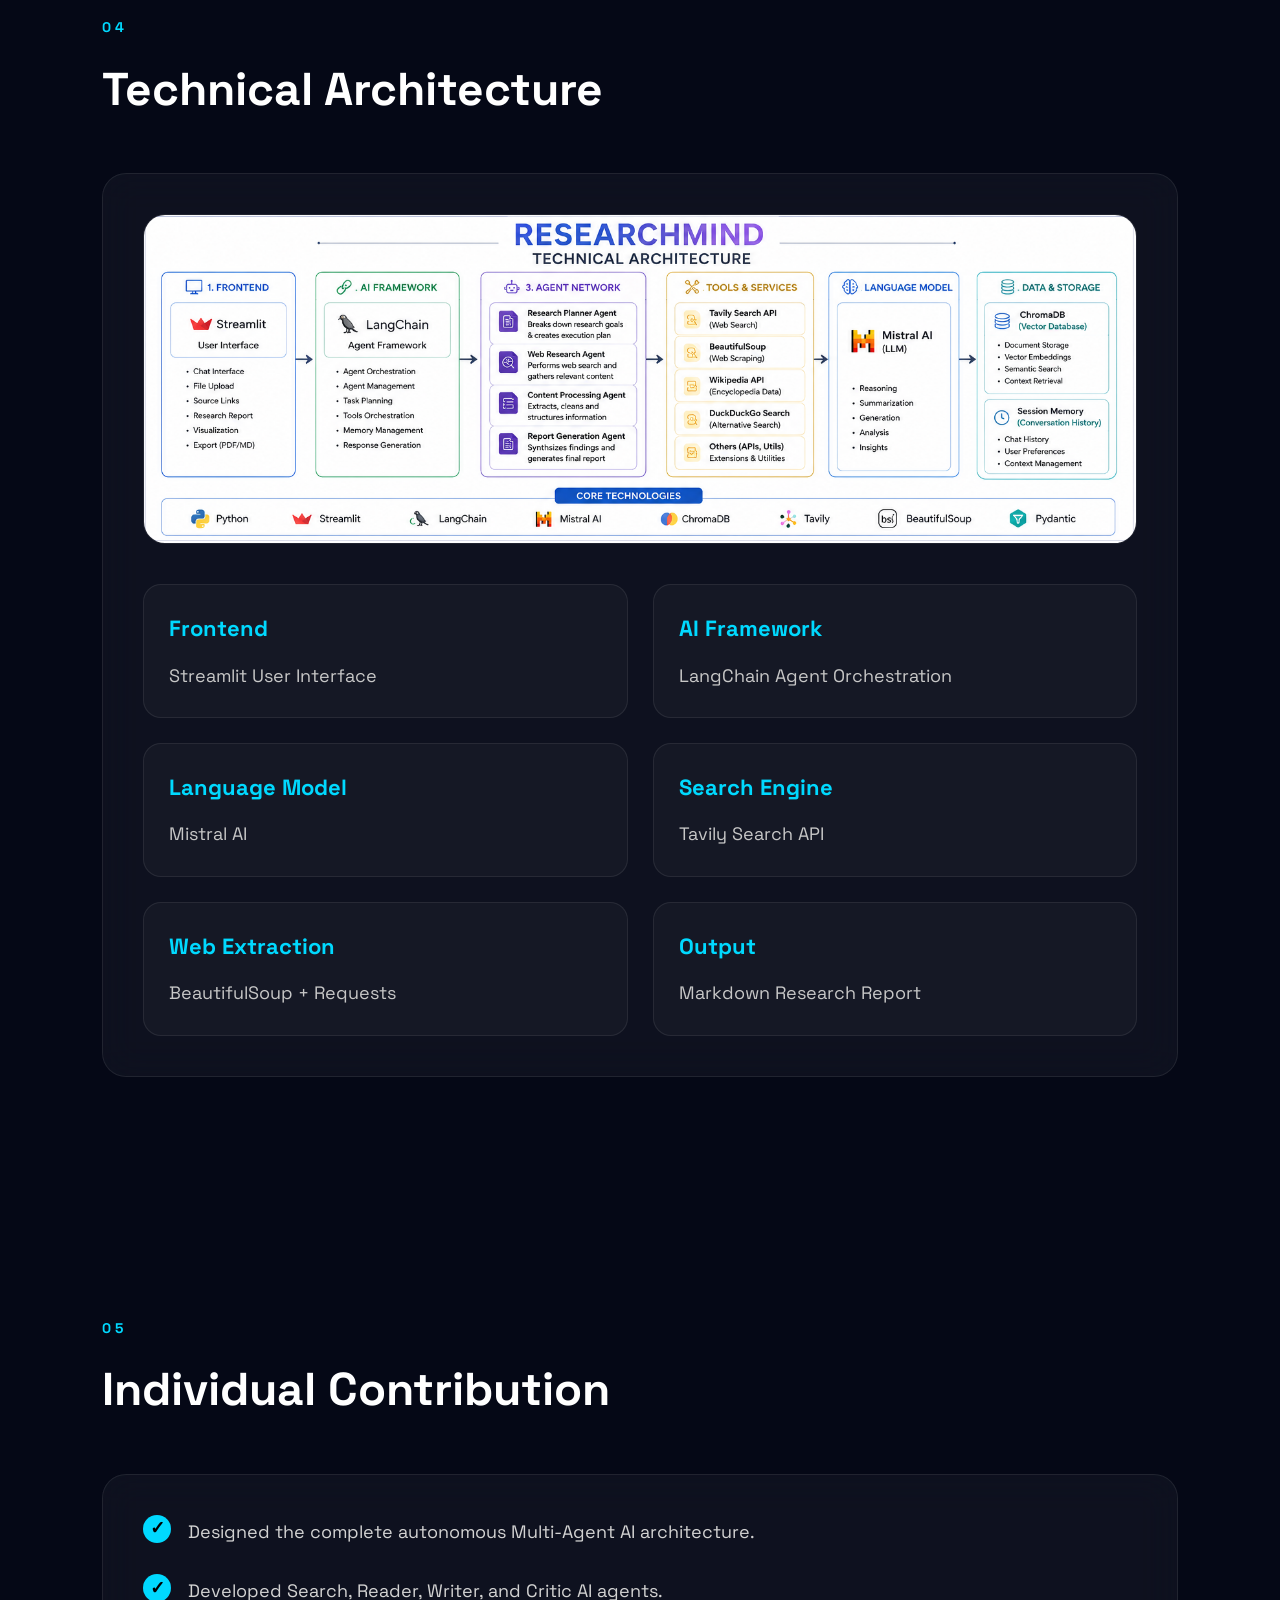
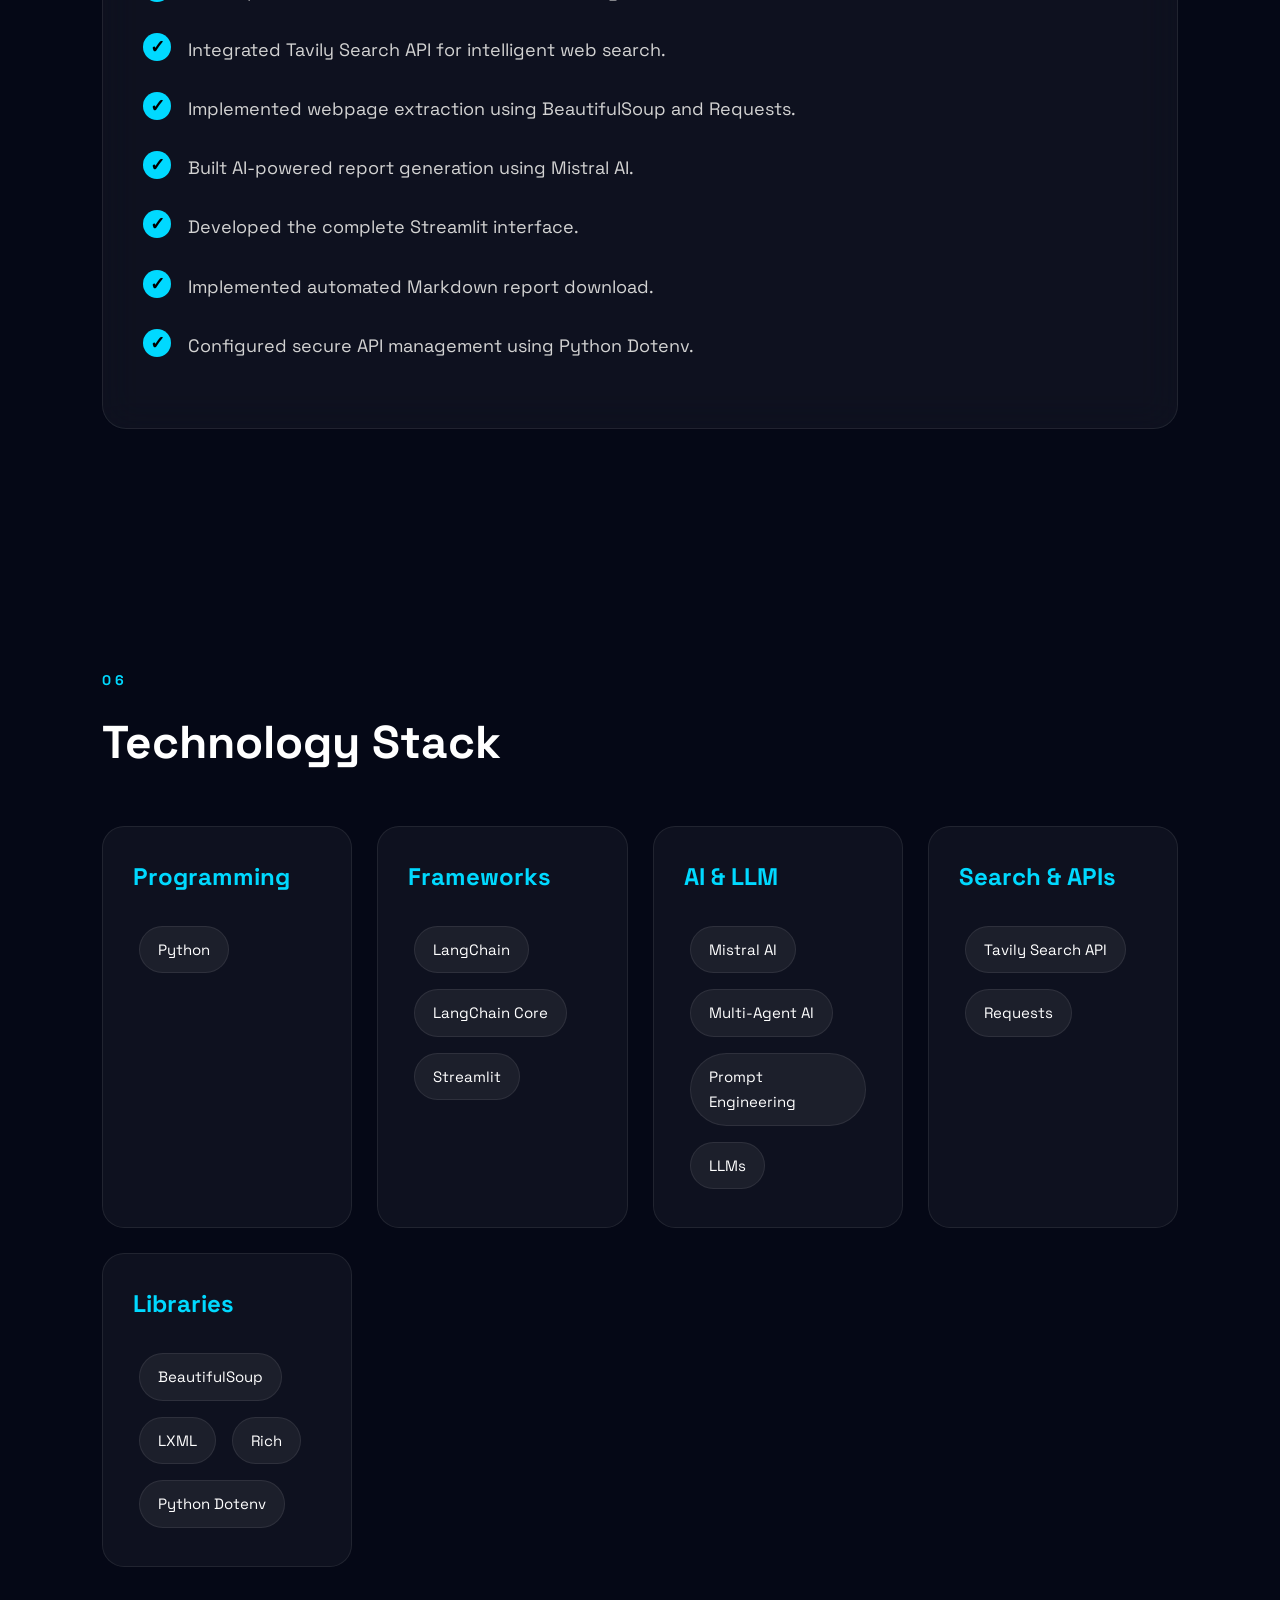
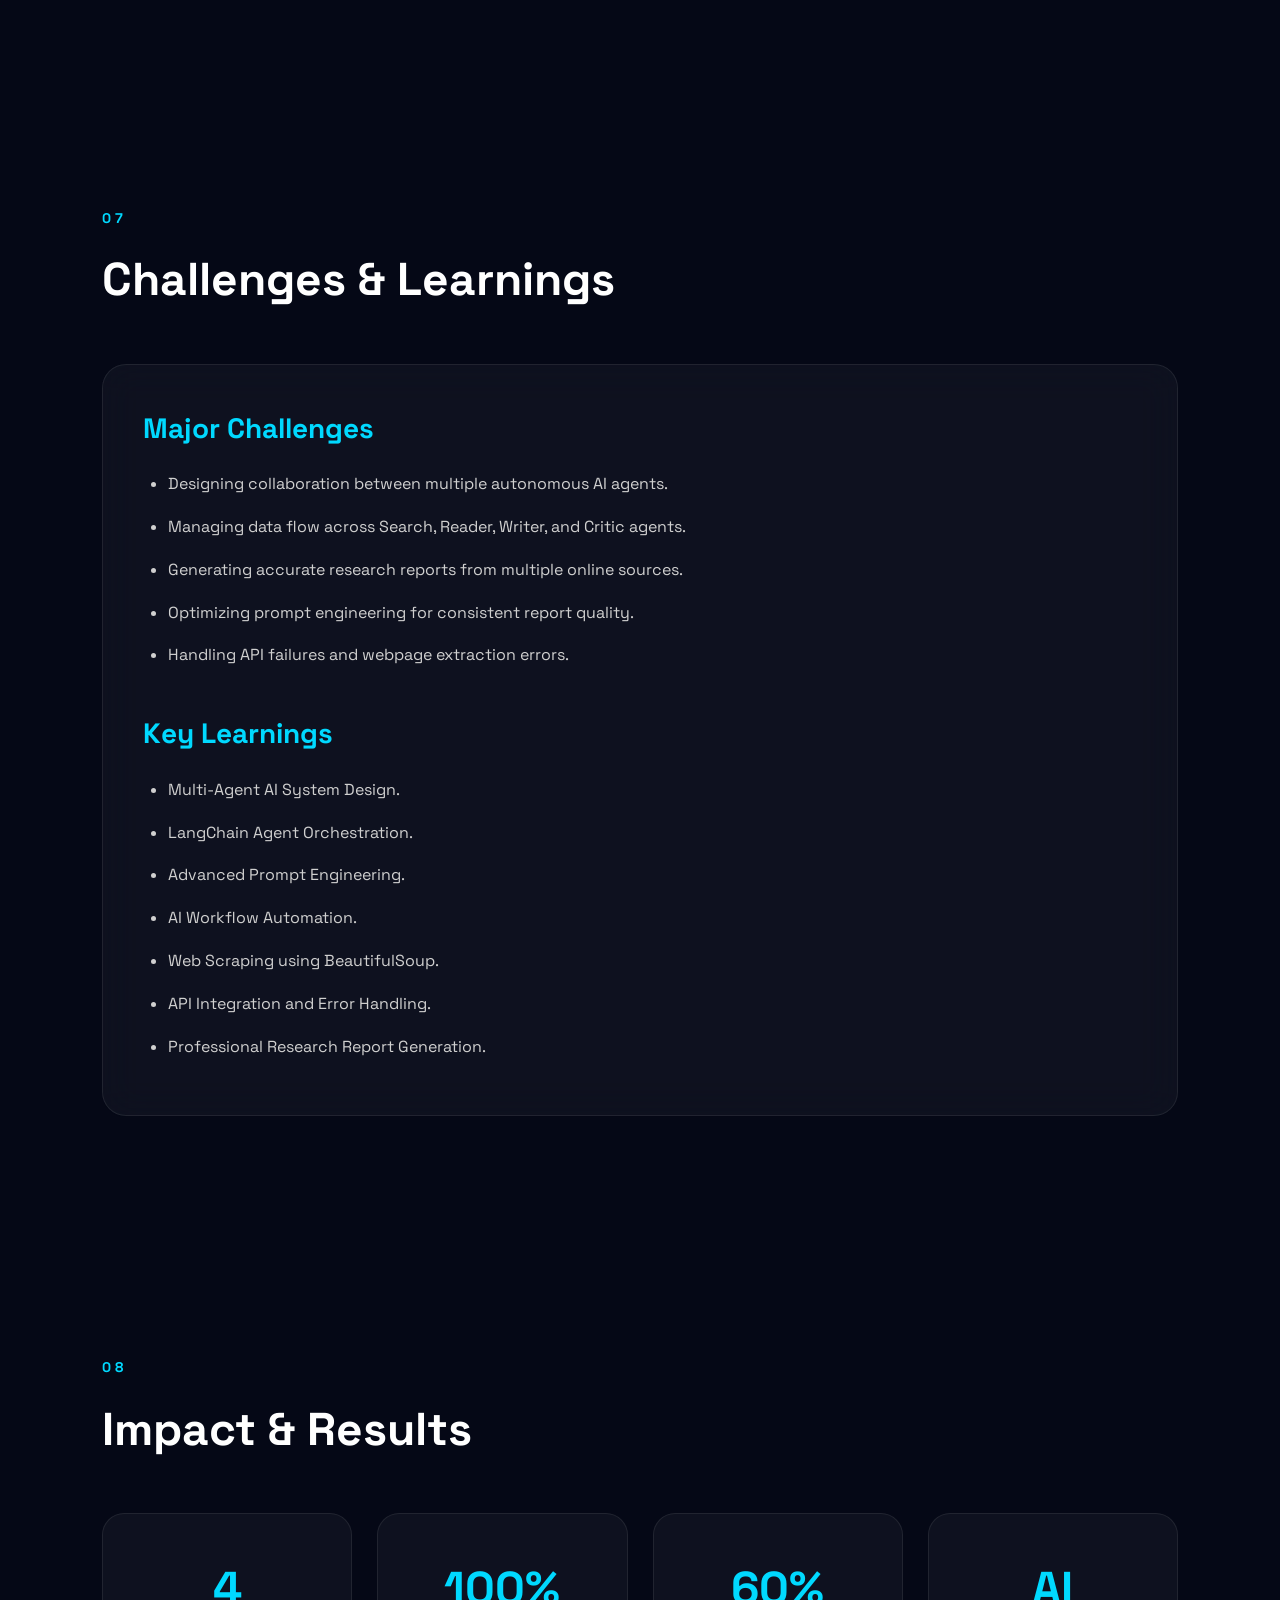
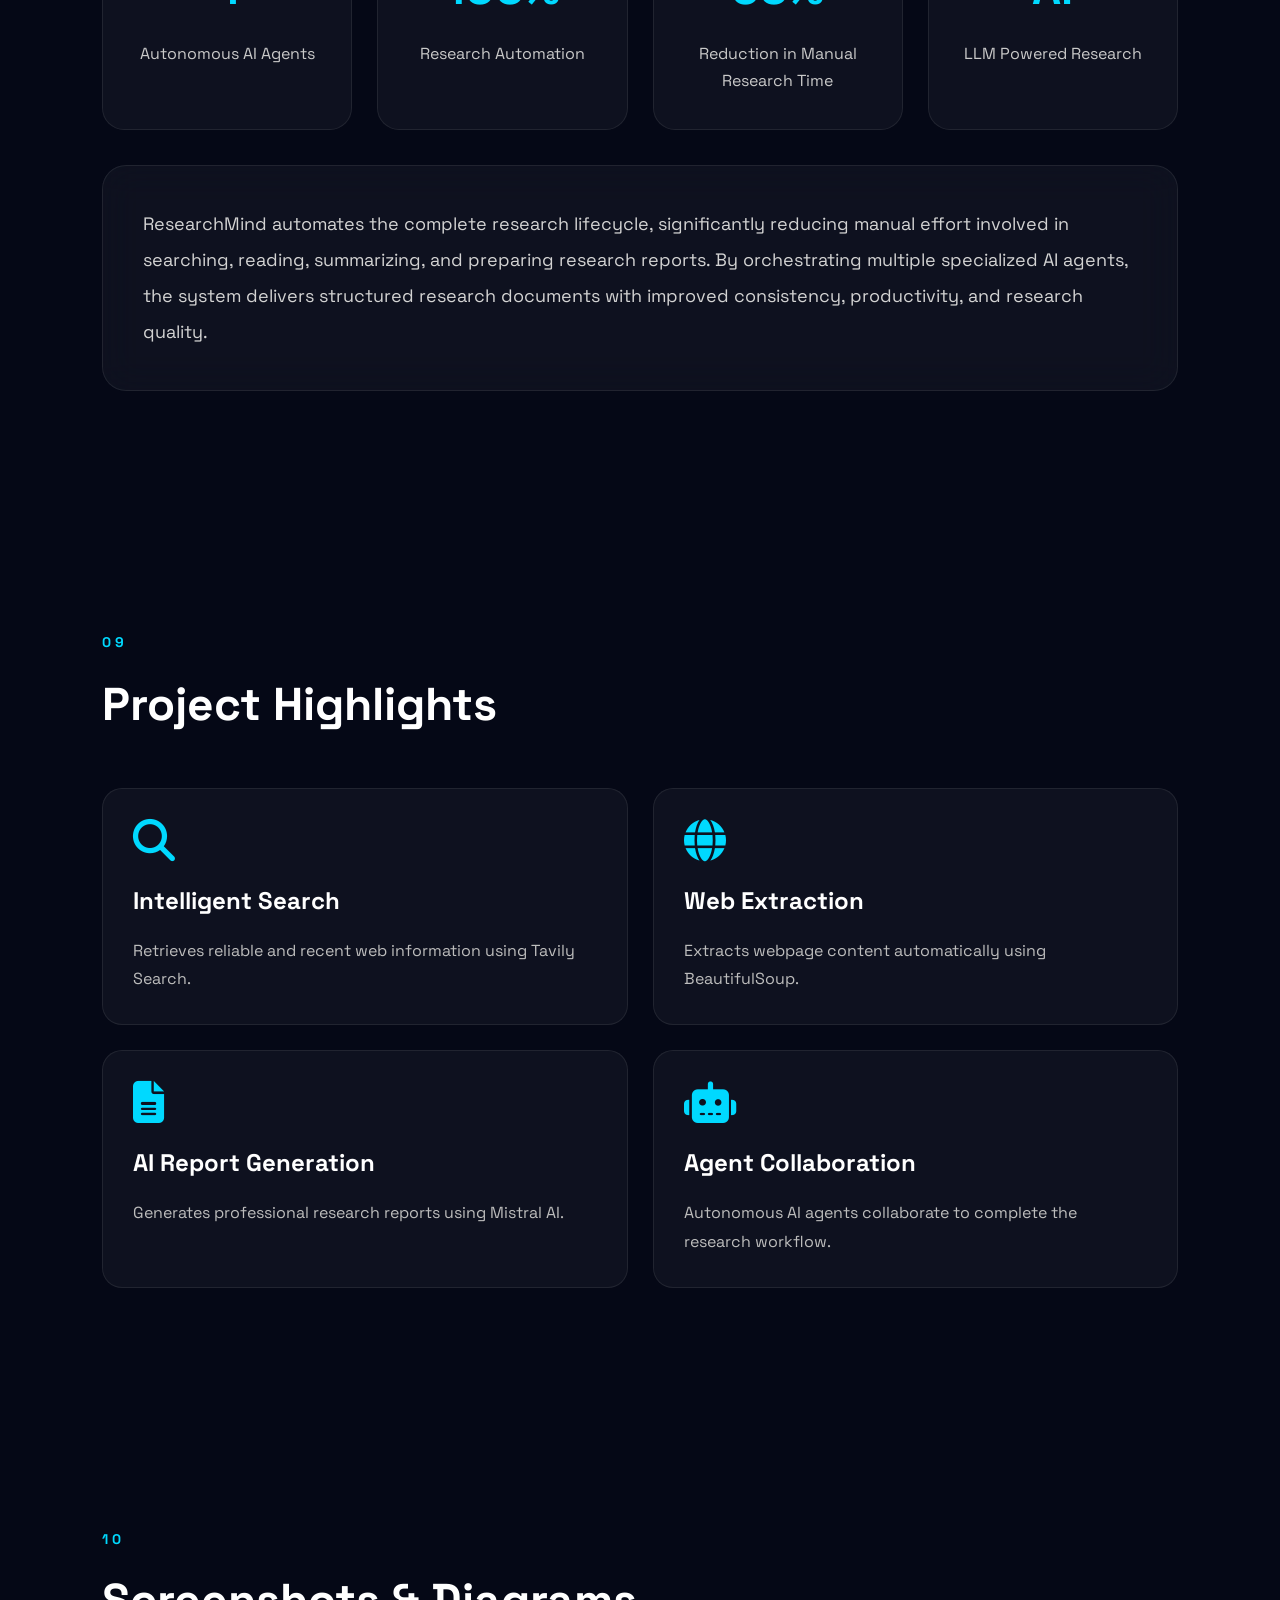
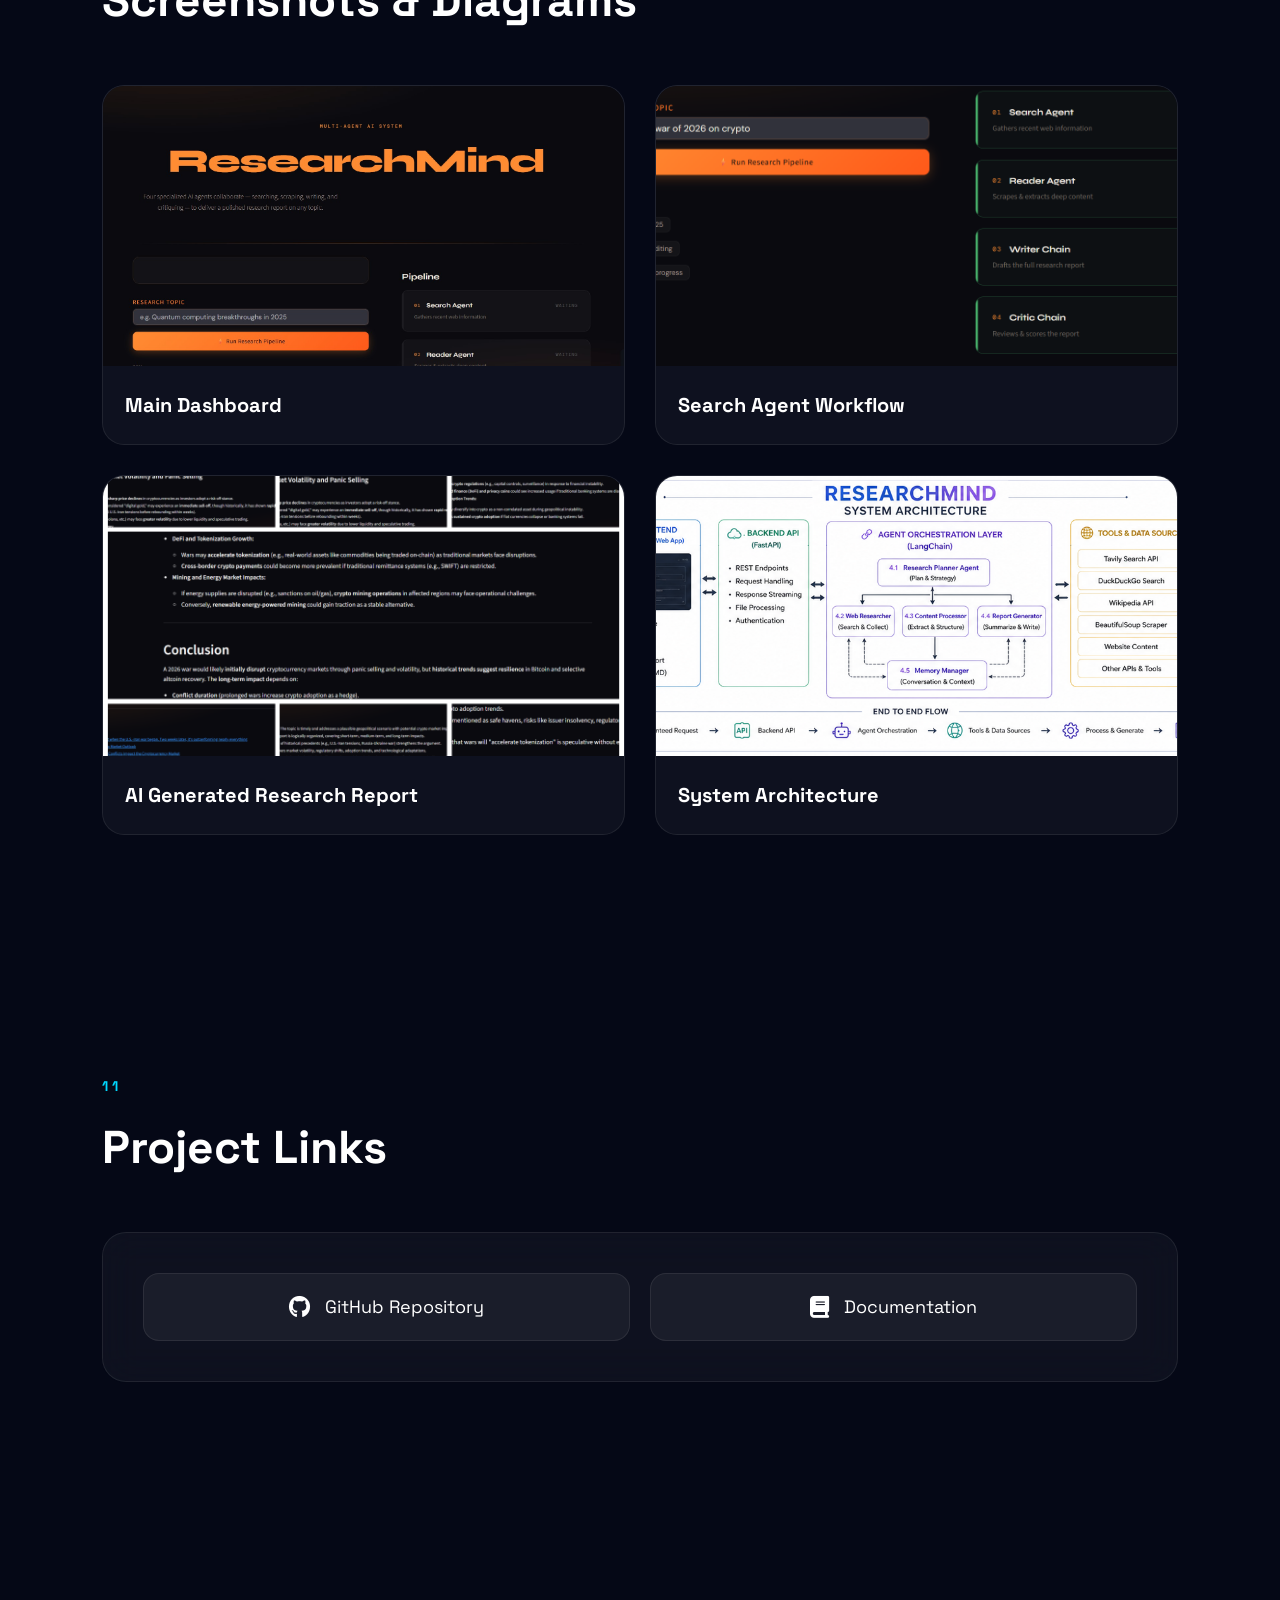
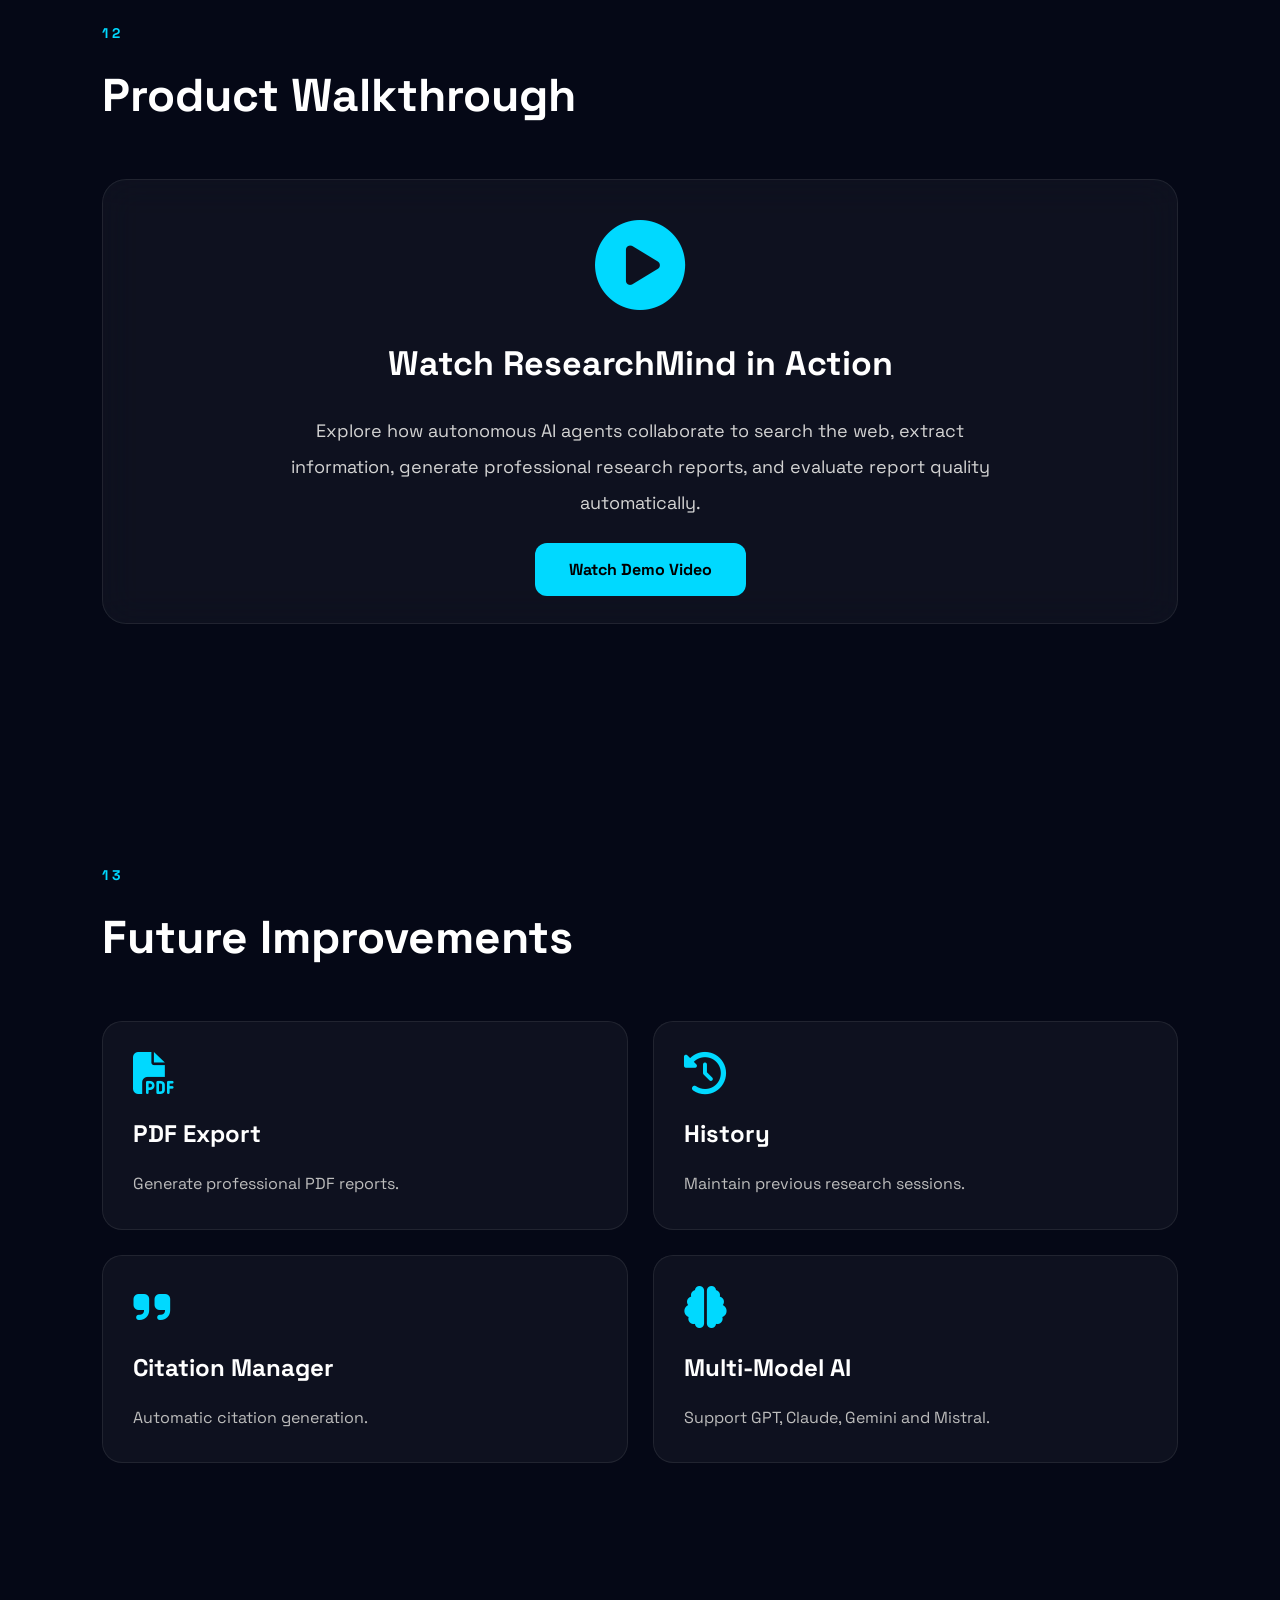
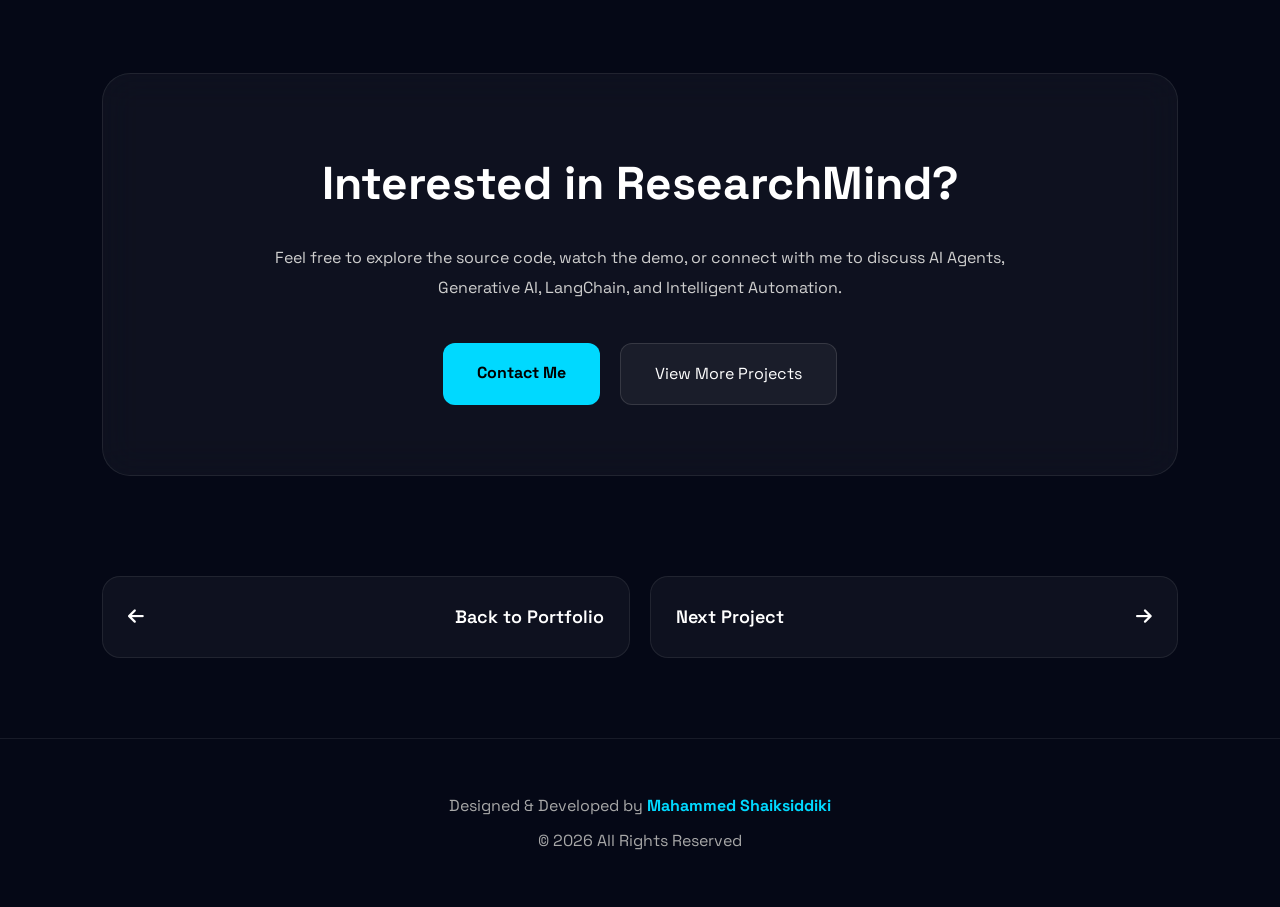
<file: projects/researchmind.html>
<!DOCTYPE html>
<html lang="en">

<head>

    <meta charset="UTF-8">

    <meta name="viewport"
          content="width=device-width, initial-scale=1.0">

    <title>

        ResearchMind | Mohammed Shaik Siddiqui

    </title>

    <!-- CSS -->

    <link rel="stylesheet"
          href="../css/case-study.css">

    <!-- Google Font -->

    <link href="https://fonts.googleapis.com/css2?family=Space+Grotesk:wght@300;400;500;600;700&display=swap"
          rel="stylesheet">

    <!-- Font Awesome -->

    <link rel="stylesheet"
          href="https://cdnjs.cloudflare.com/ajax/libs/font-awesome/6.7.2/css/all.min.css">

</head>

<body>

<div class="background-grid"></div>

<!-- =====================================
BACK BUTTON
===================================== -->

<a href="../index.html#projects"
   class="back-btn">

<i class="fa-solid fa-arrow-left"></i>

Back to Portfolio

</a>

<!-- =====================================
HERO
===================================== -->

<section class="project-hero">

<div class="hero-content">

<span class="project-label">

🚀 Flagship AI Project

</span>

<h1>

ResearchMind

</h1>

<h2>

Autonomous Multi-Agent AI Research Platform

</h2>

<p>

ResearchMind is an AI-powered Autonomous Multi-Agent
Research Platform that automates the complete research
workflow using specialized AI agents.

The platform intelligently searches the web,
extracts relevant information,
generates structured research reports,
evaluates report quality,
and delivers downloadable reports
through an intuitive Streamlit interface.

</p>

<div class="hero-buttons">

<a href="#overview"

class="primary-btn">

Explore Project

</a>

<a href="#demo"

class="secondary-btn">

Watch Demo

</a>

</div>

</div>

<div class="hero-image">

<img src="../images/researchmind-banner.jpg"

alt="ResearchMind">

</div>

</section>

<!-- =====================================
PROJECT STATS
===================================== -->

<section class="project-stats">

<div class="stat-card">

<h3>

4

</h3>

<p>

Autonomous AI Agents

</p>

</div>

<div class="stat-card">

<h3>

100%

</h3>

<p>

Research Automation

</p>

</div>

<div class="stat-card">

<h3>

LLM

</h3>

<p>

Mistral Powered

</p>

</div>

<div class="stat-card">

<h3>

24/7

</h3>

<p>

Research Workflow

</p>

</div>

</section>

<!-- =====================================
PROJECT OVERVIEW
===================================== -->

<section
id="overview"
class="content-section">

<div class="section-title">

<p>

PROJECT OVERVIEW

</p>

<h2>

Overview

</h2>

</div>

<div class="glass-card">

<p>

ResearchMind is a next-generation AI Research Assistant
built on a Multi-Agent Architecture.

Instead of relying on a single AI model,
the platform uses multiple specialized AI agents
that collaborate together to automate
the complete research lifecycle.

From searching reliable information,
extracting webpage content,
writing professional research reports,
and evaluating report quality,
every task is handled autonomously,
providing users with comprehensive,
well-structured,
and downloadable research reports.

</p>

</div>

</section>

<!-- ==========================================
PROBLEM STATEMENT
========================================== -->

<section class="content-section">

    <div class="section-title">

        <p>01</p>

        <h2>Problem Statement</h2>

    </div>

    <div class="glass-card">

        <p>

            Researchers, students, and professionals spend hours
            searching multiple websites, collecting information,
            reading articles, and manually preparing research reports.

            Traditional search engines only provide links rather than
            complete research, making the overall process slow,
            repetitive, and time-consuming.

        </p>

        <p>

            The challenge was to develop an intelligent platform
            capable of automating the entire research workflow using
            autonomous AI agents that collaborate together to
            search, analyze, generate, and evaluate research content.

        </p>

    </div>

</section>



<!-- ==========================================
SOLUTION OVERVIEW
========================================== -->

<section class="content-section">

    <div class="section-title">

        <p>02</p>

        <h2>Solution Overview</h2>

    </div>

    <div class="glass-card">

        <p>

            ResearchMind is an Autonomous Multi-Agent AI Research
            Platform where multiple specialized AI agents work together
            to automate the complete research lifecycle.

            Each AI agent is responsible for a specific task,
            enabling intelligent collaboration that improves
            research quality while significantly reducing manual effort.

        </p>

        <div class="feature-grid">

            <div class="feature-box">

                <i class="fa-solid fa-magnifying-glass"></i>

                <h3>Search Agent</h3>

                <p>

                    Searches the web using Tavily Search API
                    and collects reliable information related
                    to the research topic.

                </p>

            </div>

            <div class="feature-box">

                <i class="fa-solid fa-file-lines"></i>

                <h3>Reader Agent</h3>

                <p>

                    Extracts detailed webpage content using
                    BeautifulSoup and Requests for further
                    AI processing.

                </p>

            </div>

            <div class="feature-box">

                <i class="fa-solid fa-pen"></i>

                <h3>Writer Agent</h3>

                <p>

                    Generates structured and professional
                    research reports using Mistral AI
                    and LangChain.

                </p>

            </div>

            <div class="feature-box">

                <i class="fa-solid fa-check-double"></i>

                <h3>Critic Agent</h3>

                <p>

                    Reviews report quality,
                    identifies improvements,
                    and enhances the final research output.

                </p>

            </div>

        </div>

    </div>

</section>



<!-- ==========================================
AI WORKFLOW
========================================== -->

<section class="content-section">

    <div class="section-title">

        <p>03</p>

        <h2>Multi-Agent Workflow</h2>

    </div>

    <div class="glass-card">

        <div class="architecture-list">

            <div>

                <h4>Step 1</h4>

                <p>

                    User enters a research topic.

                </p>

            </div>

            <div>

                <h4>Step 2</h4>

                <p>

                    Search Agent gathers
                    recent information using
                    Tavily Search API.

                </p>

            </div>

            <div>

                <h4>Step 3</h4>

                <p>

                    Reader Agent extracts
                    useful webpage content
                    using BeautifulSoup.

                </p>

            </div>

            <div>

                <h4>Step 4</h4>

                <p>

                    Writer Agent generates
                    a structured AI research report.

                </p>

            </div>

            <div>

                <h4>Step 5</h4>

                <p>

                    Critic Agent reviews
                    the report quality and
                    provides improvements.

                </p>

            </div>

            <div>

                <h4>Step 6</h4>

                <p>

                    User downloads the
                    final research report
                    in Markdown format.

                </p>

            </div>

        </div>

    </div>

</section>



<!-- ==========================================
TECHNICAL ARCHITECTURE
========================================== -->

<section class="content-section">

    <div class="section-title">

        <p>04</p>

        <h2>Technical Architecture</h2>

    </div>

    <div class="glass-card">

        <img src="../images/researchmind-architecture.png"

             class="architecture-image"

             alt="Architecture">

        <div class="architecture-list">

            <div>

                <h4>Frontend</h4>

                <p>

                    Streamlit User Interface

                </p>

            </div>

            <div>

                <h4>AI Framework</h4>

                <p>

                    LangChain Agent Orchestration

                </p>

            </div>

            <div>

                <h4>Language Model</h4>

                <p>

                    Mistral AI

                </p>

            </div>

            <div>

                <h4>Search Engine</h4>

                <p>

                    Tavily Search API

                </p>

            </div>

            <div>

                <h4>Web Extraction</h4>

                <p>

                    BeautifulSoup + Requests

                </p>

            </div>

            <div>

                <h4>Output</h4>

                <p>

                    Markdown Research Report

                </p>

            </div>

        </div>

    </div>

</section>



<!-- ==========================================
INDIVIDUAL CONTRIBUTION
========================================== -->

<section class="content-section">

<div class="section-title">

<p>05</p>

<h2>

Individual Contribution

</h2>

</div>

<div class="glass-card">

<ul class="contribution-list">

<li>

Designed the complete autonomous Multi-Agent AI architecture.

</li>

<li>

Developed Search, Reader, Writer, and Critic AI agents.

</li>

<li>

Integrated Tavily Search API for intelligent web search.

</li>

<li>

Implemented webpage extraction using BeautifulSoup and Requests.

</li>

<li>

Built AI-powered report generation using Mistral AI.

</li>

<li>

Developed the complete Streamlit interface.

</li>

<li>

Implemented automated Markdown report download.

</li>

<li>

Configured secure API management using Python Dotenv.

</li>

</ul>

</div>

</section>

<!-- ==========================================
TECHNOLOGY STACK
========================================== -->

<section class="content-section">

    <div class="section-title">

        <p>06</p>

        <h2>Technology Stack</h2>

    </div>

    <div class="stack-grid">

        <div class="stack-card">

            <h3>Programming</h3>

            <span>Python</span>

        </div>

        <div class="stack-card">

            <h3>Frameworks</h3>

            <span>LangChain</span>

            <span>LangChain Core</span>

            <span>Streamlit</span>

        </div>

        <div class="stack-card">

            <h3>AI & LLM</h3>

            <span>Mistral AI</span>

            <span>Multi-Agent AI</span>

            <span>Prompt Engineering</span>

            <span>LLMs</span>

        </div>

        <div class="stack-card">

            <h3>Search & APIs</h3>

            <span>Tavily Search API</span>

            <span>Requests</span>

        </div>

        <div class="stack-card">

            <h3>Libraries</h3>

            <span>BeautifulSoup</span>

            <span>LXML</span>

            <span>Rich</span>

            <span>Python Dotenv</span>

        </div>

    </div>

</section>



<!-- ==========================================
CHALLENGES & LEARNINGS
========================================== -->

<section class="content-section">

    <div class="section-title">

        <p>07</p>

        <h2>Challenges & Learnings</h2>

    </div>

    <div class="glass-card">

        <div class="challenge-box">

            <h3>Major Challenges</h3>

            <ul>

                <li>Designing collaboration between multiple autonomous AI agents.</li>

                <li>Managing data flow across Search, Reader, Writer, and Critic agents.</li>

                <li>Generating accurate research reports from multiple online sources.</li>

                <li>Optimizing prompt engineering for consistent report quality.</li>

                <li>Handling API failures and webpage extraction errors.</li>

            </ul>

        </div>

        <div class="challenge-box">

            <h3>Key Learnings</h3>

            <ul>

                <li>Multi-Agent AI System Design.</li>

                <li>LangChain Agent Orchestration.</li>

                <li>Advanced Prompt Engineering.</li>

                <li>AI Workflow Automation.</li>

                <li>Web Scraping using BeautifulSoup.</li>

                <li>API Integration and Error Handling.</li>

                <li>Professional Research Report Generation.</li>

            </ul>

        </div>

    </div>

</section>



<!-- ==========================================
IMPACT & RESULTS
========================================== -->

<section class="content-section">

    <div class="section-title">

        <p>08</p>

        <h2>Impact & Results</h2>

    </div>

    <div class="impact-grid">

        <div class="impact-card">

            <h3>4</h3>

            <p>Autonomous AI Agents</p>

        </div>

        <div class="impact-card">

            <h3>100%</h3>

            <p>Research Automation</p>

        </div>

        <div class="impact-card">

            <h3>60%</h3>

            <p>Reduction in Manual Research Time</p>

        </div>

        <div class="impact-card">

            <h3>AI</h3>

            <p>LLM Powered Research</p>

        </div>

    </div>

    <div class="glass-card">

        <p>

            ResearchMind automates the complete research lifecycle,
            significantly reducing manual effort involved in searching,
            reading, summarizing, and preparing research reports.

            By orchestrating multiple specialized AI agents, the system
            delivers structured research documents with improved
            consistency, productivity, and research quality.

        </p>

    </div>

</section>



<!-- ==========================================
PROJECT HIGHLIGHTS
========================================== -->

<section class="content-section">

    <div class="section-title">

        <p>09</p>

        <h2>Project Highlights</h2>

    </div>

    <div class="feature-grid">

        <div class="feature-box">

            <i class="fa-solid fa-magnifying-glass"></i>

            <h3>Intelligent Search</h3>

            <p>

                Retrieves reliable and recent web information
                using Tavily Search.

            </p>

        </div>

        <div class="feature-box">

            <i class="fa-solid fa-globe"></i>

            <h3>Web Extraction</h3>

            <p>

                Extracts webpage content automatically
                using BeautifulSoup.

            </p>

        </div>

        <div class="feature-box">

            <i class="fa-solid fa-file-lines"></i>

            <h3>AI Report Generation</h3>

            <p>

                Generates professional research reports
                using Mistral AI.

            </p>

        </div>

        <div class="feature-box">

            <i class="fa-solid fa-robot"></i>

            <h3>Agent Collaboration</h3>

            <p>

                Autonomous AI agents collaborate
                to complete the research workflow.

            </p>

        </div>

    </div>

</section>

<!-- ==========================================
SCREENSHOTS & DIAGRAMS
========================================== -->

<section class="content-section">

    <div class="section-title">

        <p>10</p>

        <h2>Screenshots & Diagrams</h2>

    </div>

    <div class="gallery">

        <div class="gallery-card">

            <img src="../images/research-dashboard.png"
                 alt="Dashboard">

            <h4>Main Dashboard</h4>

        </div>

        <div class="gallery-card">

            <img src="../images/search-agent.png"
                 alt="Search Agent">

            <h4>Search Agent Workflow</h4>

        </div>

        <div class="gallery-card">

            <img src="../images/report-generation.png"
                 alt="Generated Report">

            <h4>AI Generated Research Report</h4>

        </div>

        <div class="gallery-card">

            <img src="../images/research-architecture.png"
                 alt="Architecture">

            <h4>System Architecture</h4>

        </div>

    </div>

</section>



<!-- ==========================================
PROJECT LINKS
========================================== -->

<section class="content-section">

    <div class="section-title">

        <p>11</p>

        <h2>Project Links</h2>

    </div>

    <div class="glass-card">

        <div class="links-grid">

            <a href="https://github.com/themohammed7/Multi-Agent-Research-System"
               target="_blank"
               class="project-link">

                <i class="fab fa-github"></i>

                GitHub Repository

            </a>

            <a href="https://github.com/themohammed7/Multi-Agent-Research-System/blob/main/README.md"
               target="_blank"
               class="project-link">

                <i class="fa-solid fa-book"></i>

                Documentation

            </a>

        </div>

    </div>

</section>



<!-- ==========================================
LIVE DEMO
========================================== -->

<section id="demo"
class="content-section">

<div class="section-title">

<p>12</p>

<h2>

Product Walkthrough

</h2>

</div>

<div class="glass-card demo-card">

<i class="fa-solid fa-circle-play demo-icon"></i>

<h3>

Watch ResearchMind in Action

</h3>

<p>

Explore how autonomous AI agents collaborate
to search the web,
extract information,
generate professional research reports,
and evaluate report quality automatically.

</p>

<a href="https://drive.google.com/file/d/1keHVRP6FmJJ-jcuptg3t4u_na-DmYD4E/view?usp=drive_link"

class="primary-btn">

Watch Demo Video

</a>

</div>

</section>



<!-- ==========================================
FUTURE IMPROVEMENTS
========================================== -->

<section class="content-section">

<div class="section-title">

<p>13</p>

<h2>

Future Improvements

</h2>

</div>

<div class="feature-grid">

<div class="feature-box">

<i class="fa-solid fa-file-pdf"></i>

<h3>

PDF Export

</h3>

<p>

Generate professional PDF reports.

</p>

</div>

<div class="feature-box">

<i class="fa-solid fa-clock-rotate-left"></i>

<h3>

History

</h3>

<p>

Maintain previous research sessions.

</p>

</div>

<div class="feature-box">

<i class="fa-solid fa-quote-right"></i>

<h3>

Citation Manager

</h3>

<p>

Automatic citation generation.

</p>

</div>

<div class="feature-box">

<i class="fa-solid fa-brain"></i>

<h3>

Multi-Model AI

</h3>

<p>

Support GPT, Claude,
Gemini and Mistral.

</p>

</div>

</div>

</section>



<!-- ==========================================
CONTACT
========================================== -->

<section class="cta-section">

<h2>

Interested in ResearchMind?

</h2>

<p>

Feel free to explore the source code,
watch the demo,
or connect with me to discuss
AI Agents,
Generative AI,
LangChain,
and Intelligent Automation.

</p>

<div class="cta-buttons">

<a href="../index.html#contact"

class="primary-btn">

Contact Me

</a>

<a href="../index.html#projects"

class="secondary-btn">

View More Projects

</a>

</div>

</section>



<!-- ==========================================
PROJECT NAVIGATION
========================================== -->

<section class="navigation-section">

<a href="../index.html#projects"

class="nav-project">

<i class="fa-solid fa-arrow-left"></i>

Back to Portfolio

</a>

<a href="multimodal-ai.html"

class="nav-project">

Next Project

<i class="fa-solid fa-arrow-right"></i>

</a>

</section>



<!-- ==========================================
FOOTER
========================================== -->

<footer>

<p>

Designed & Developed by

<span>

Mahammed Shaiksiddiki

</span>

</p>

<p>

© 2026 All Rights Reserved

</p>

</footer>

<script src="../js/case-study.js"></script>

</body>

</html>
</file>
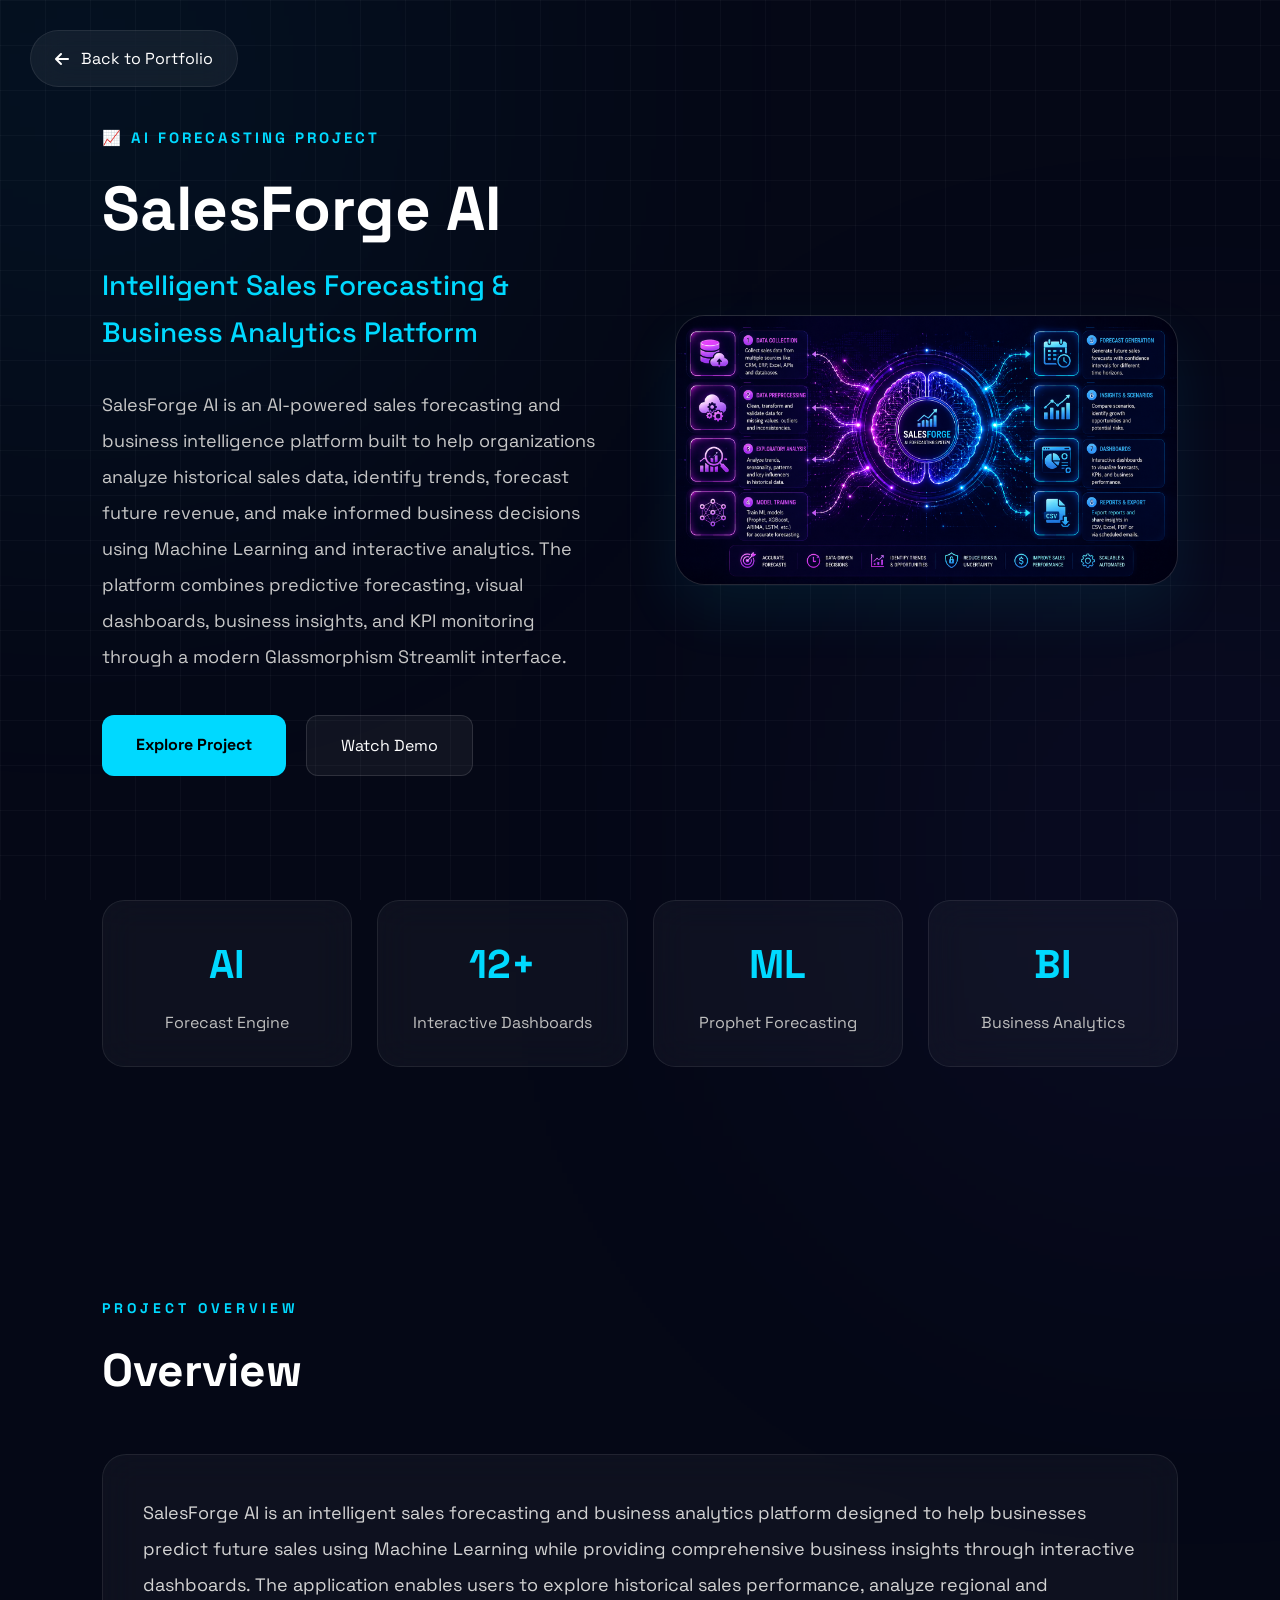
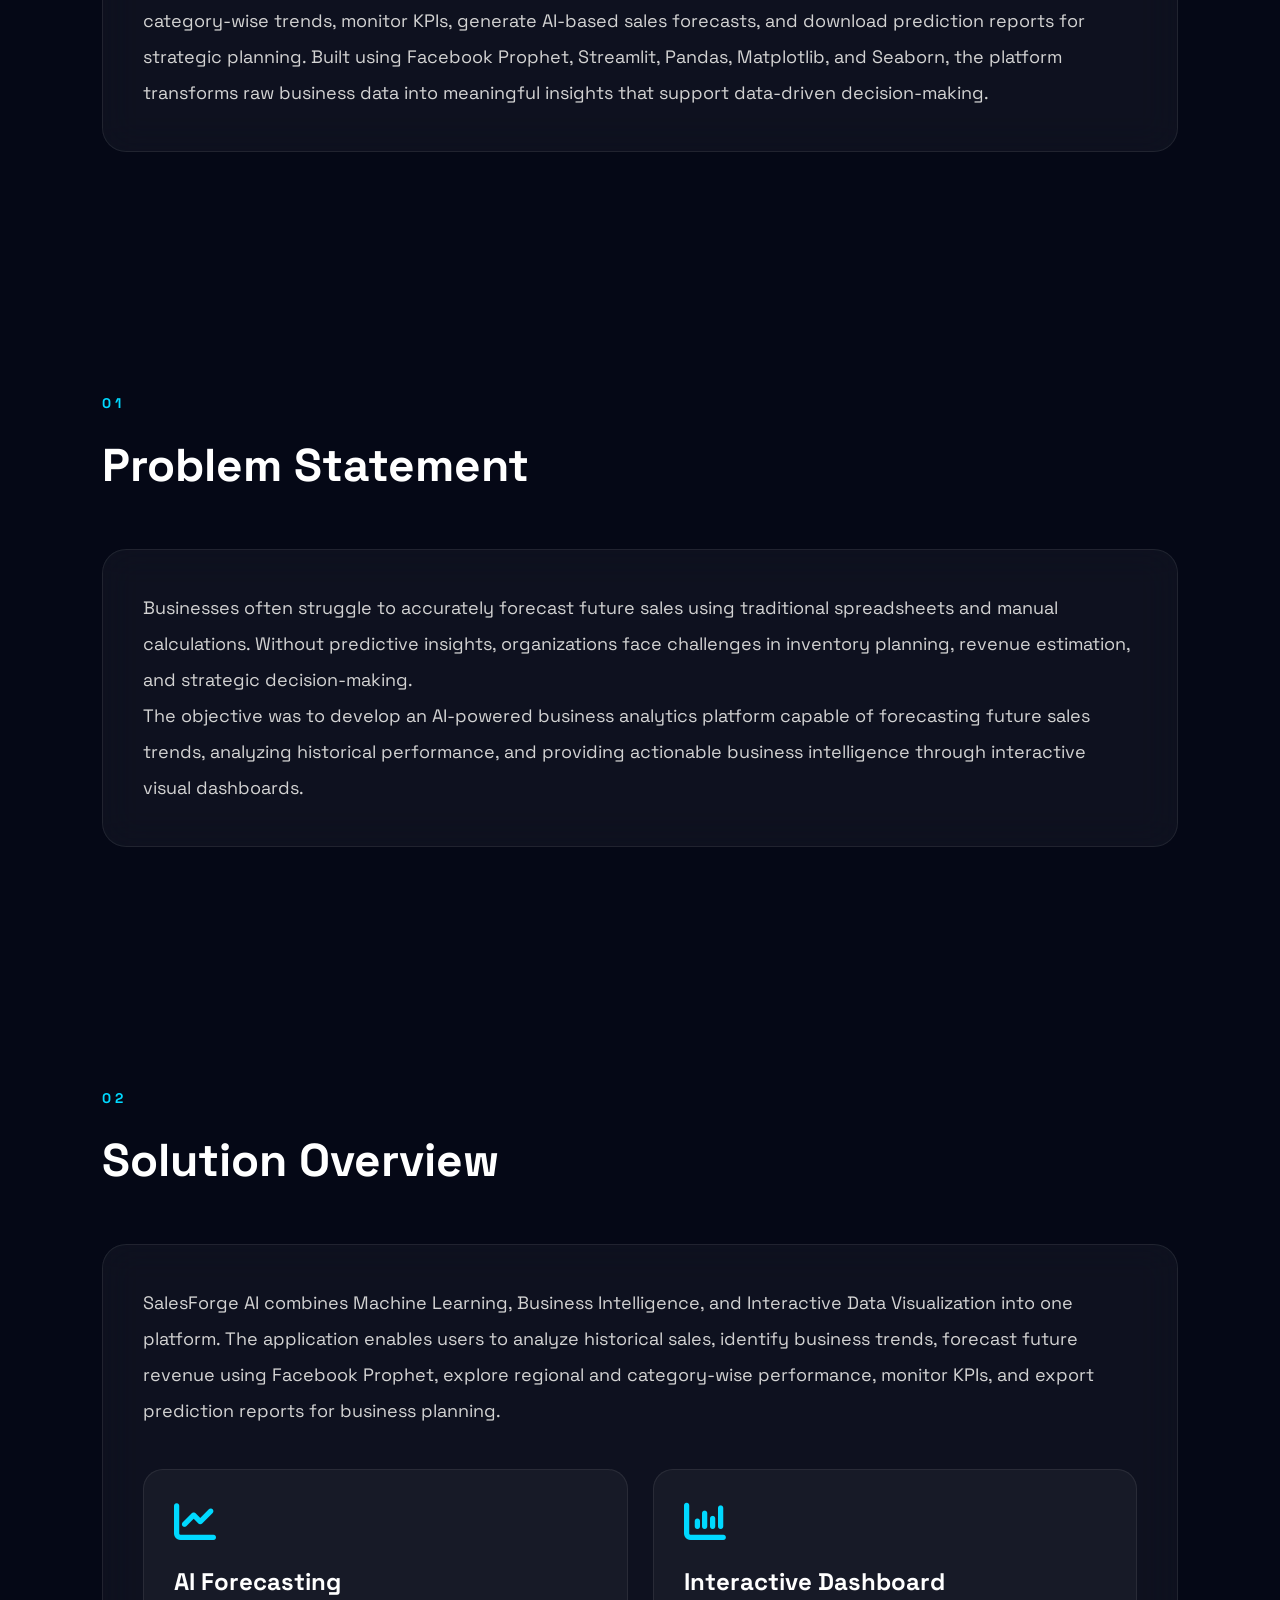
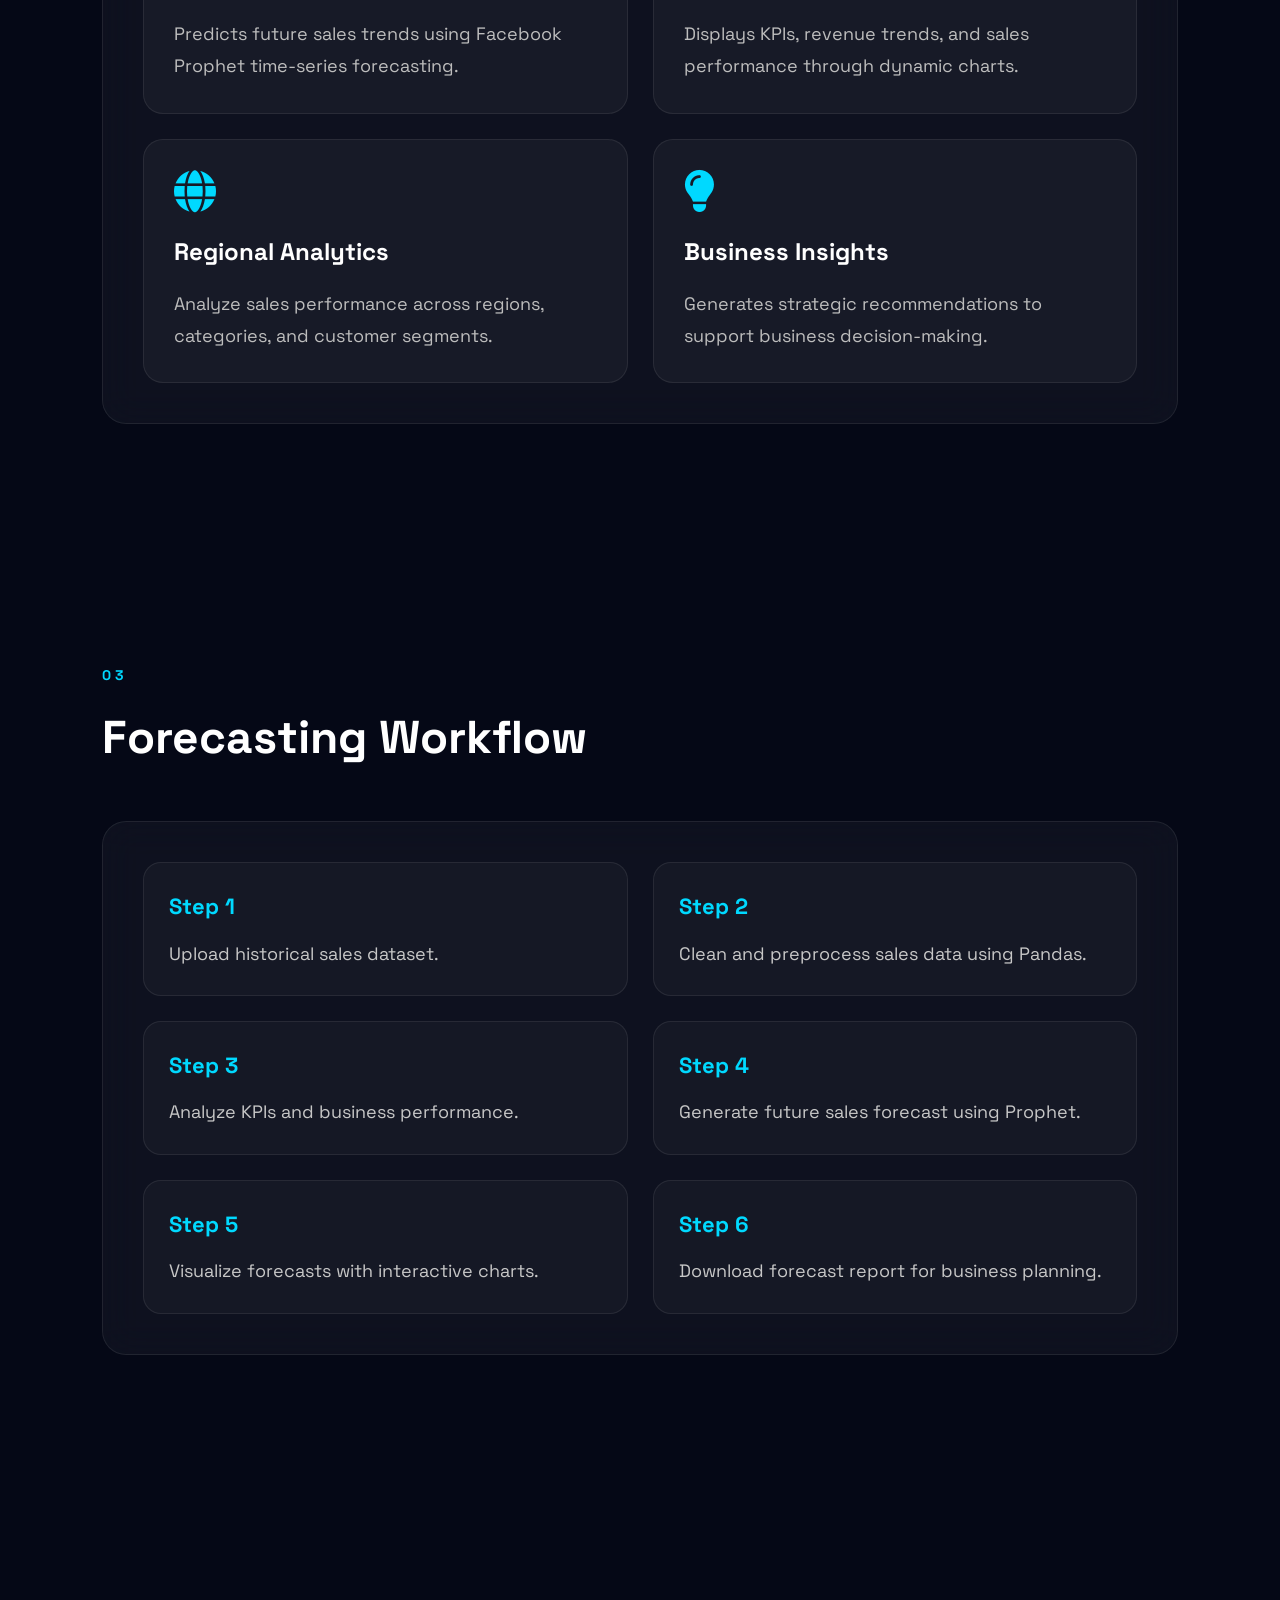
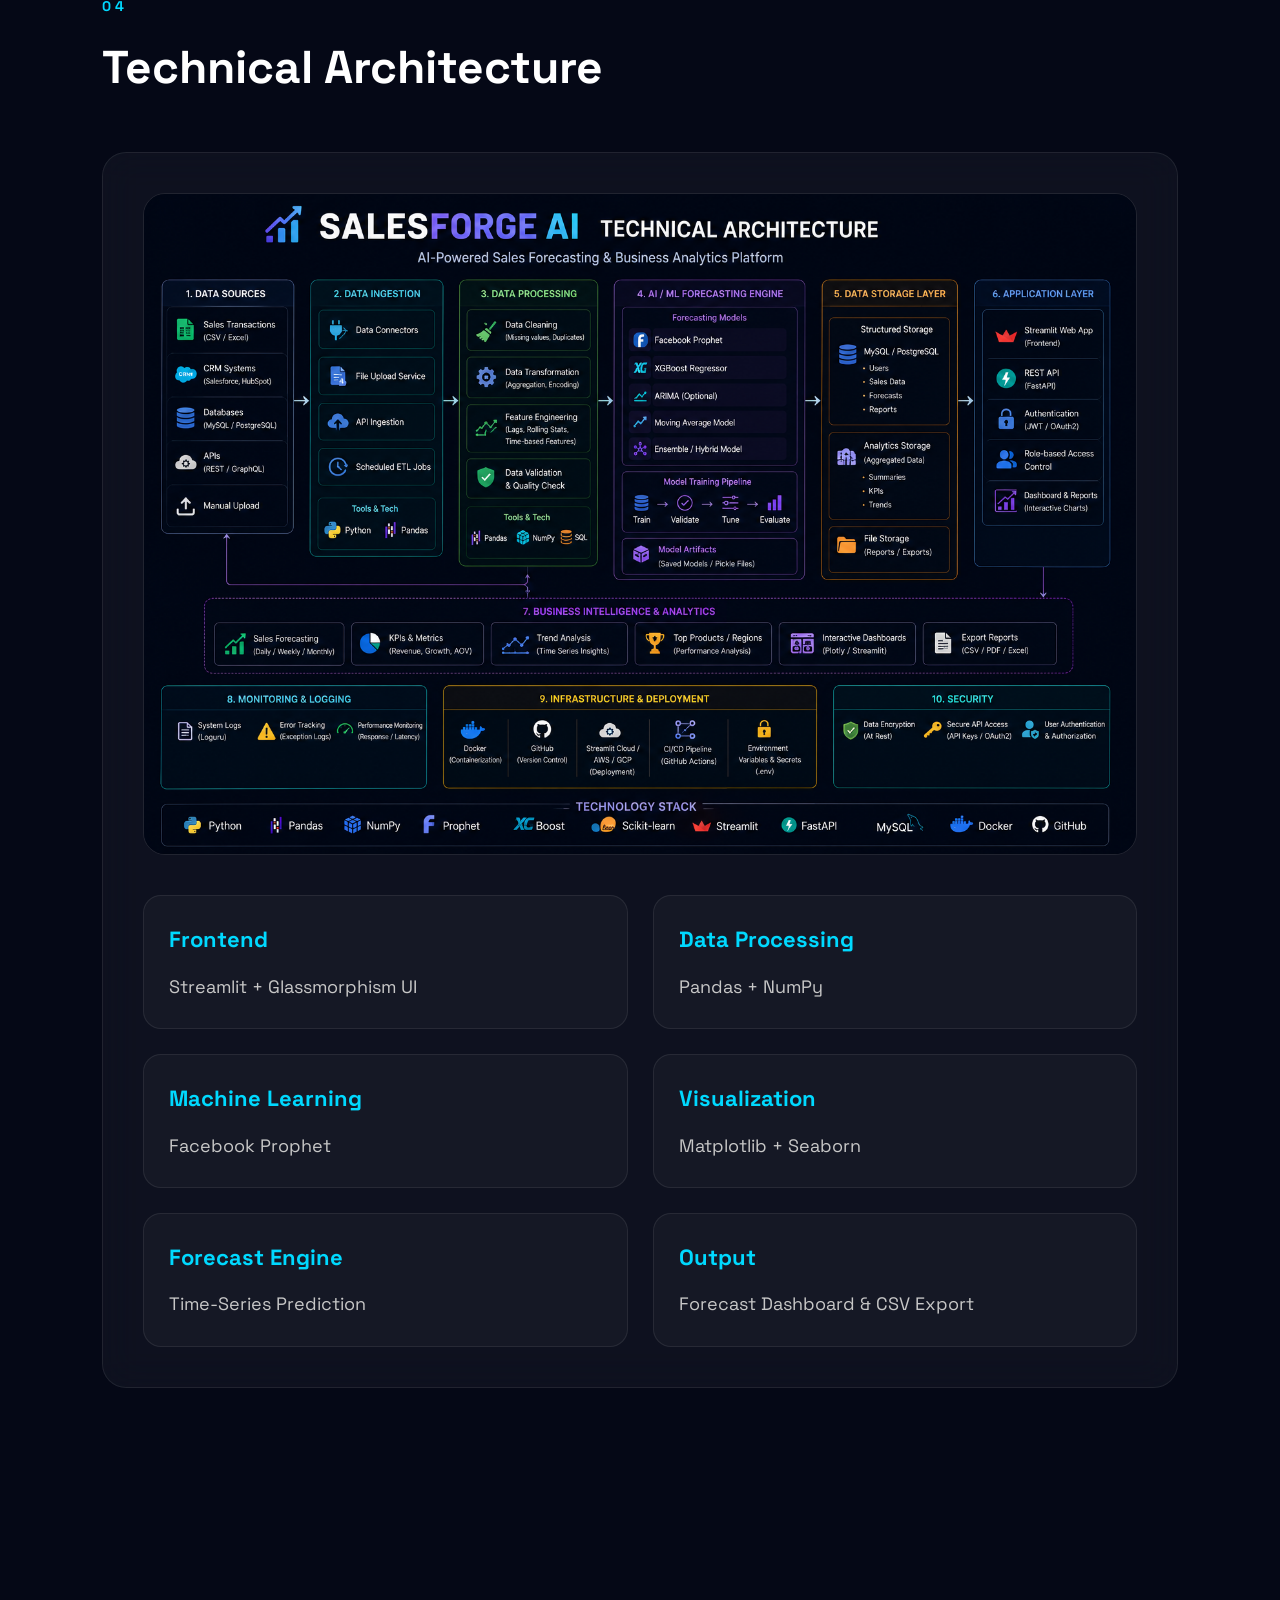
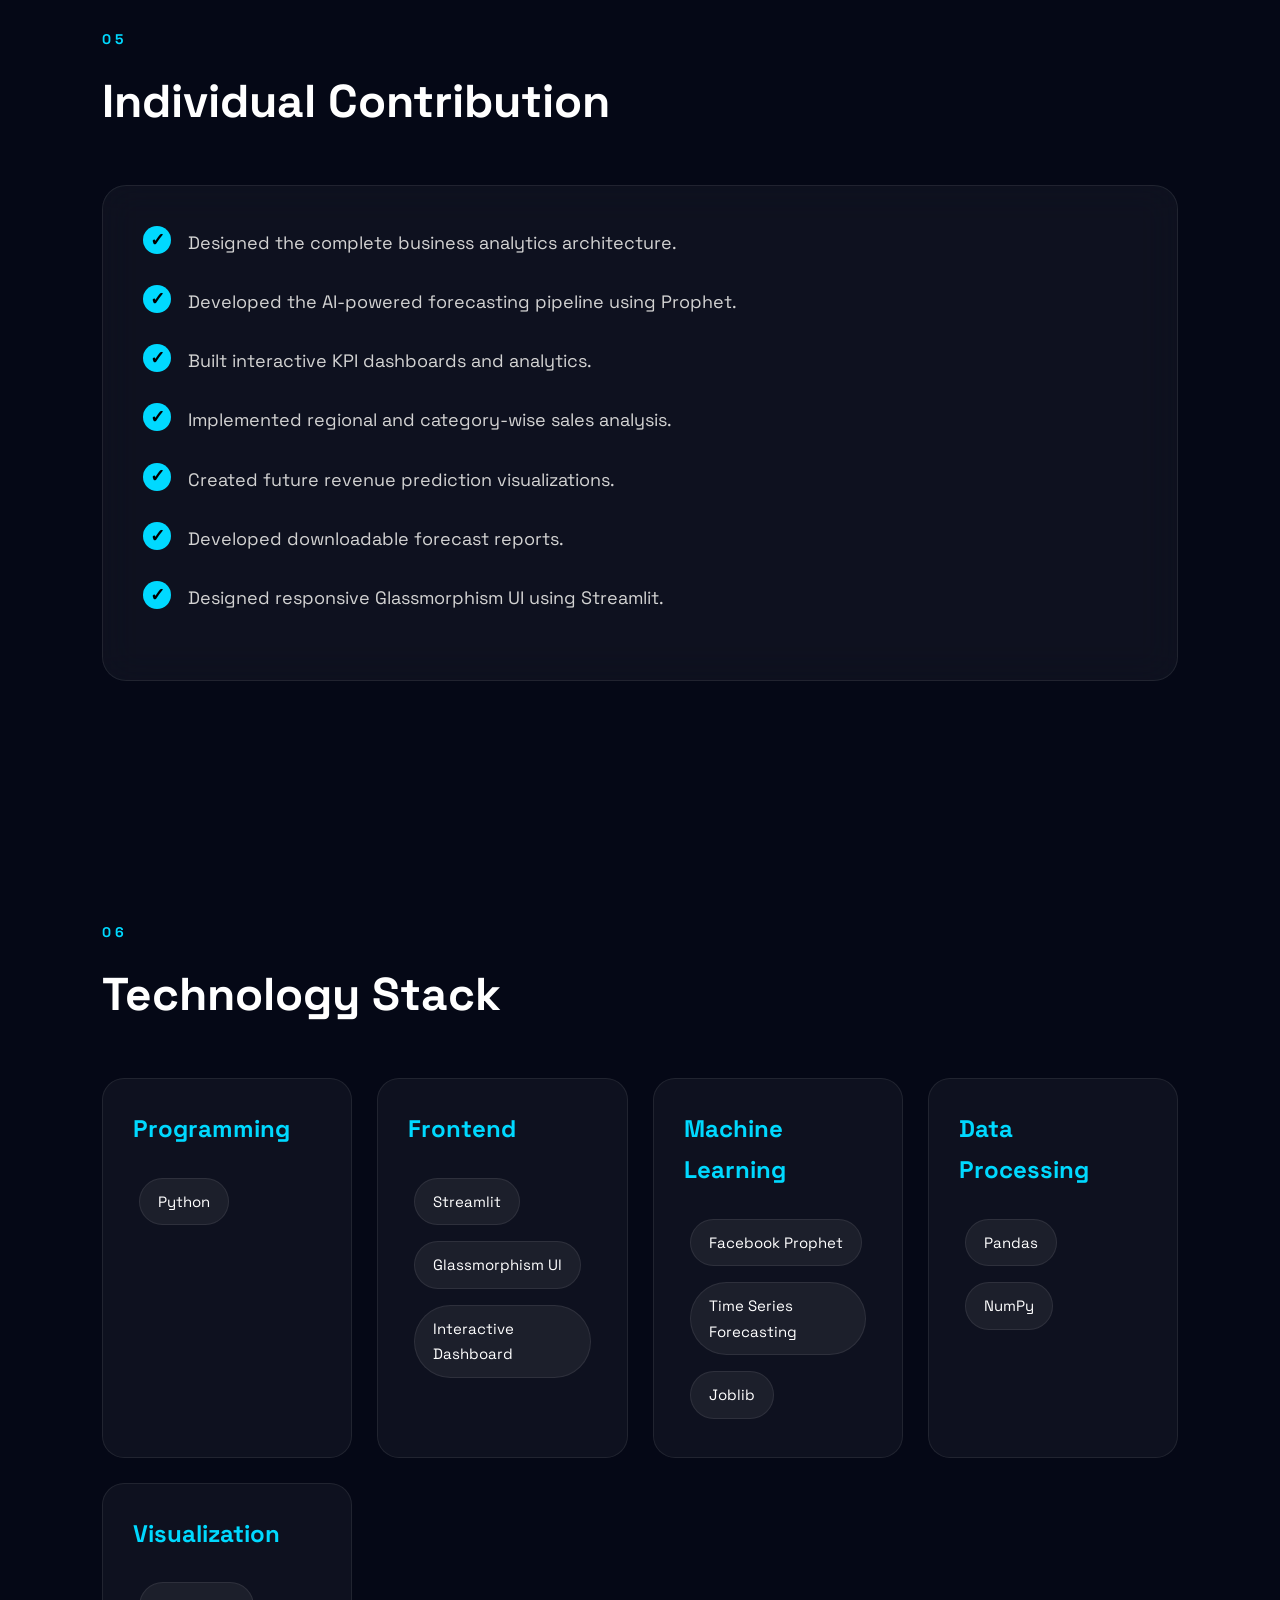
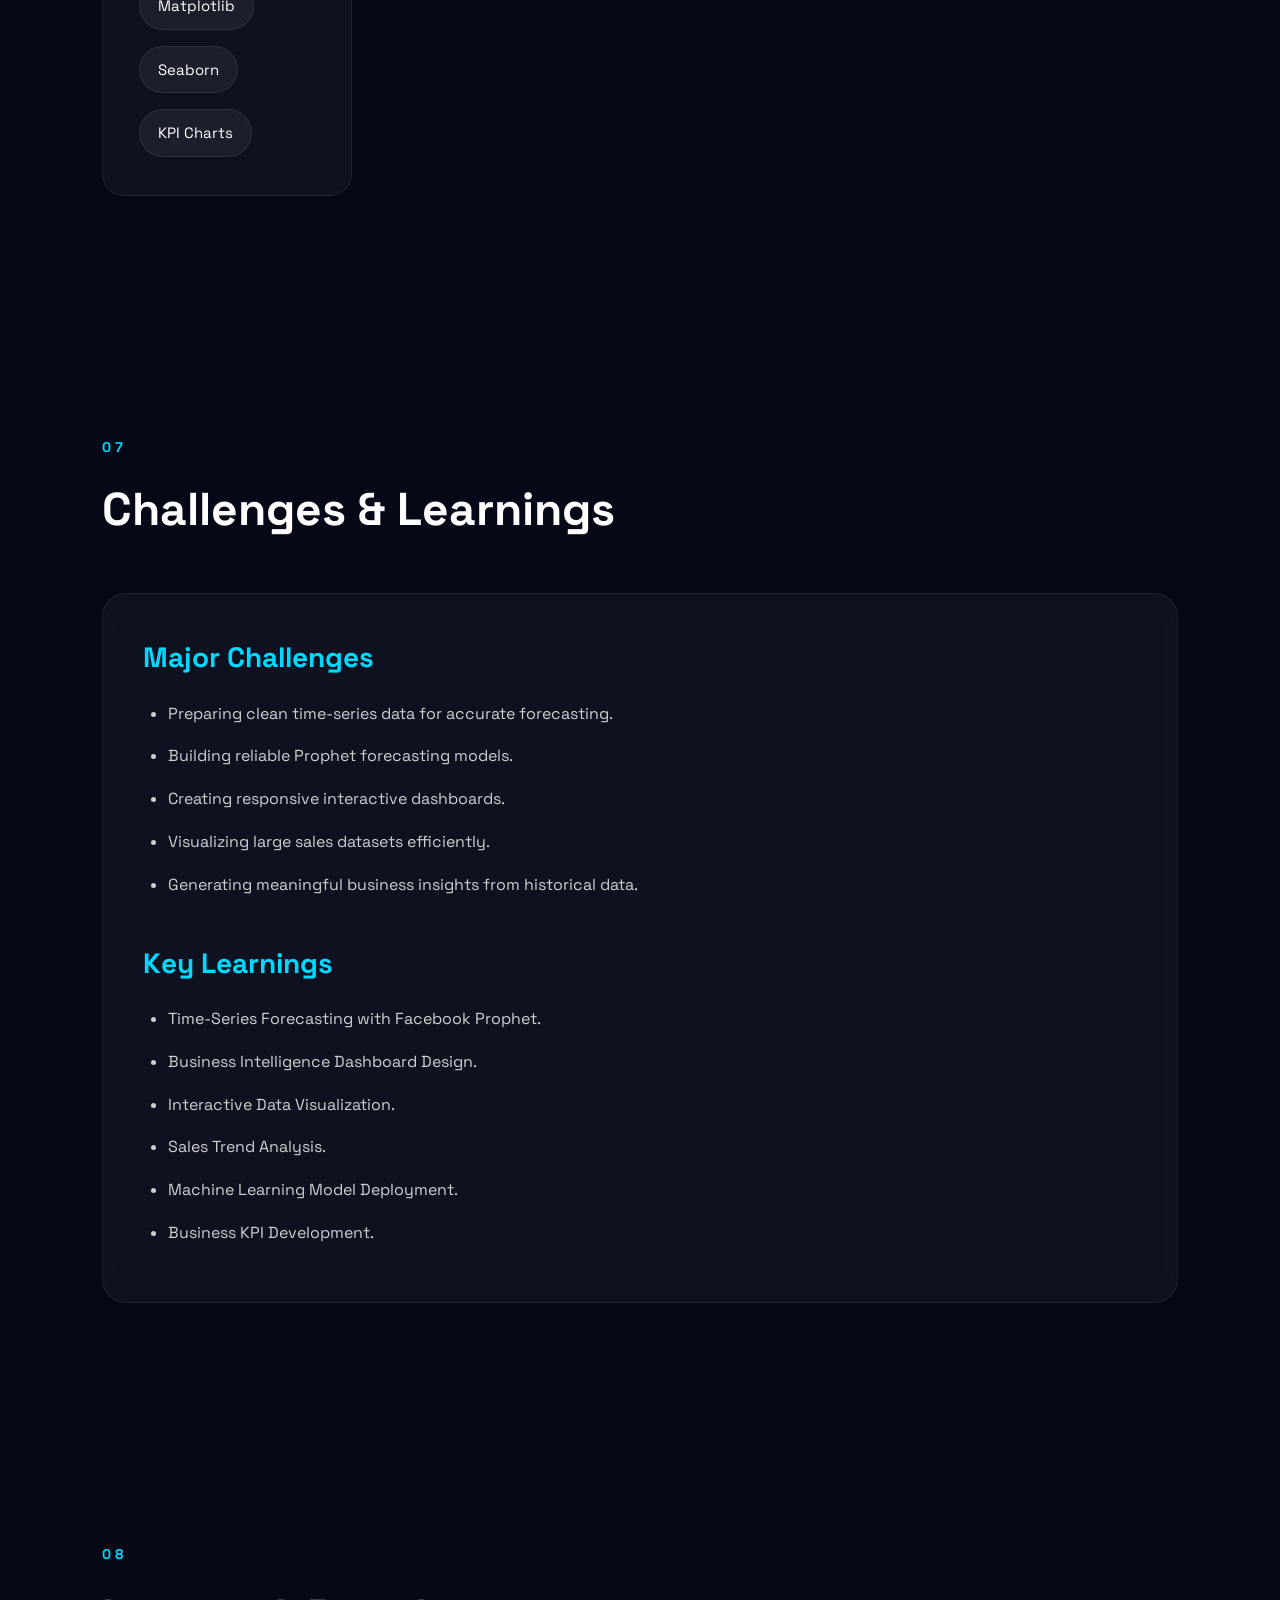
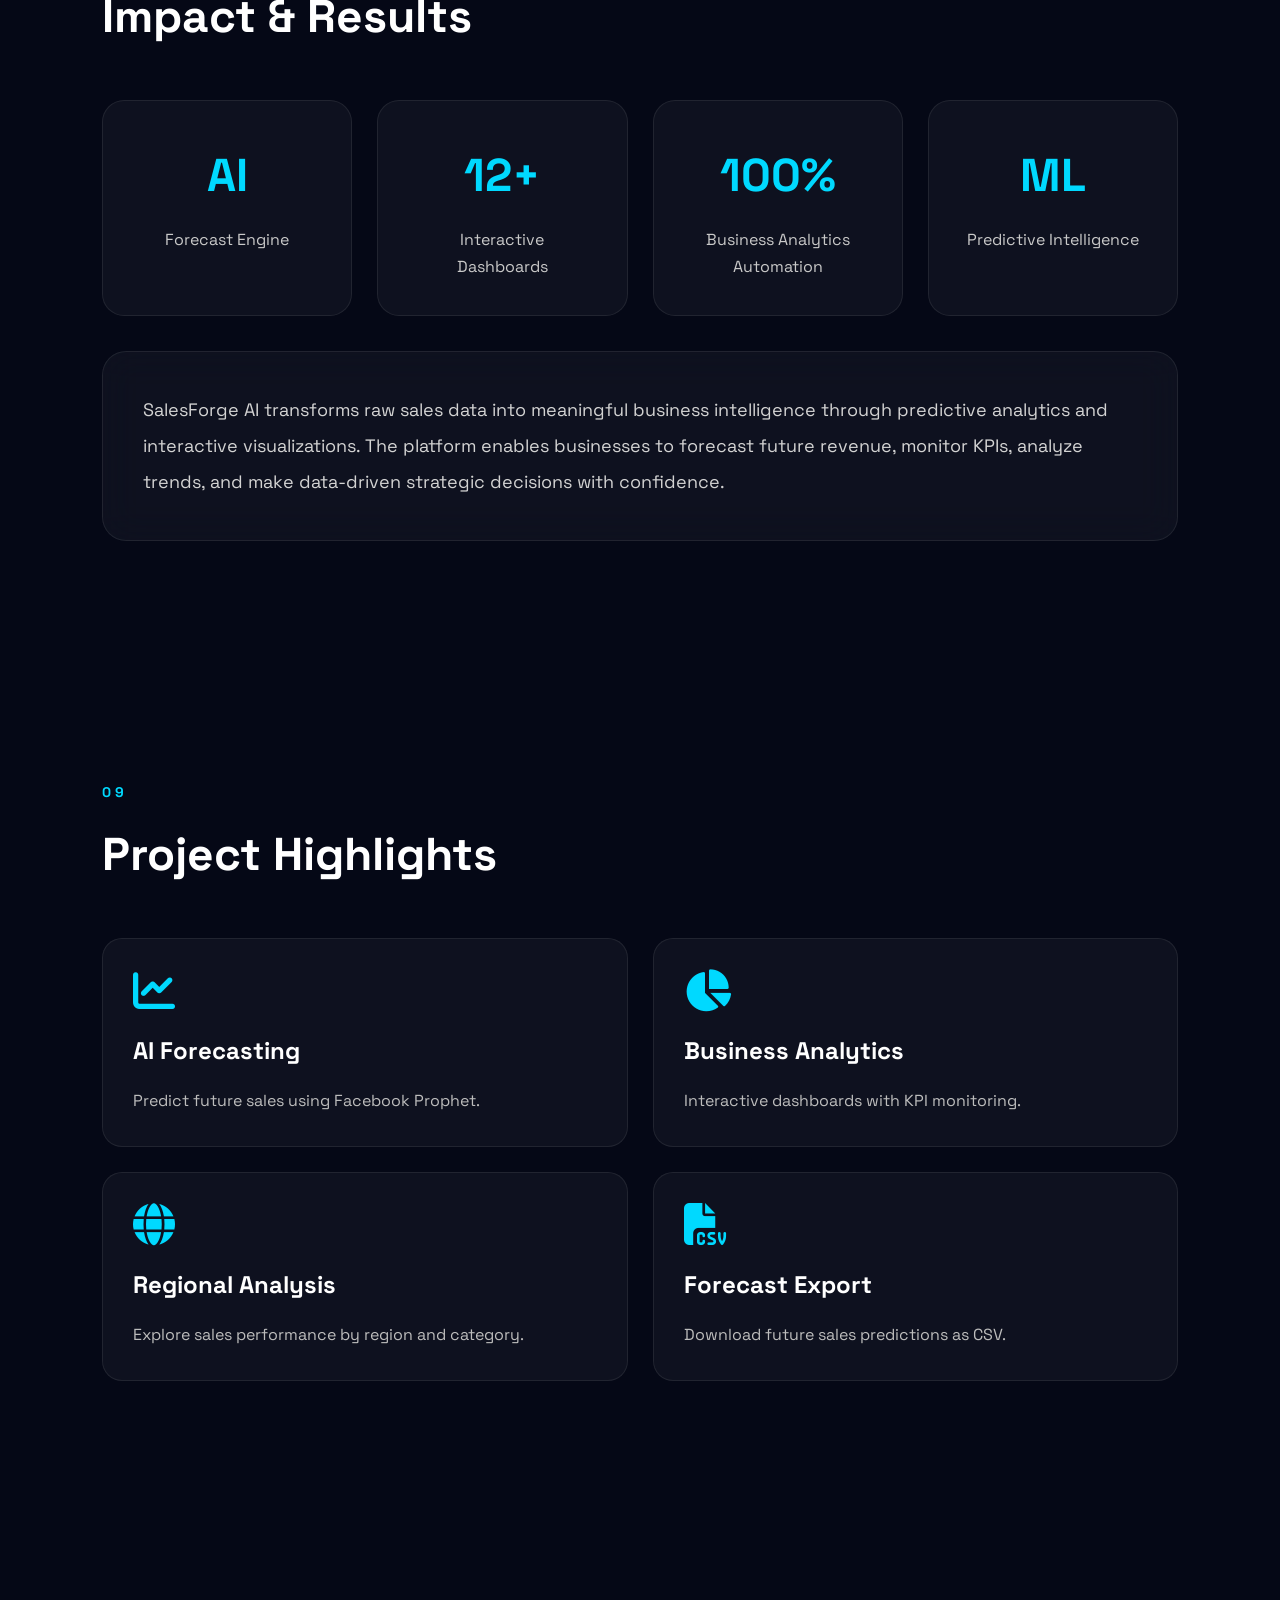
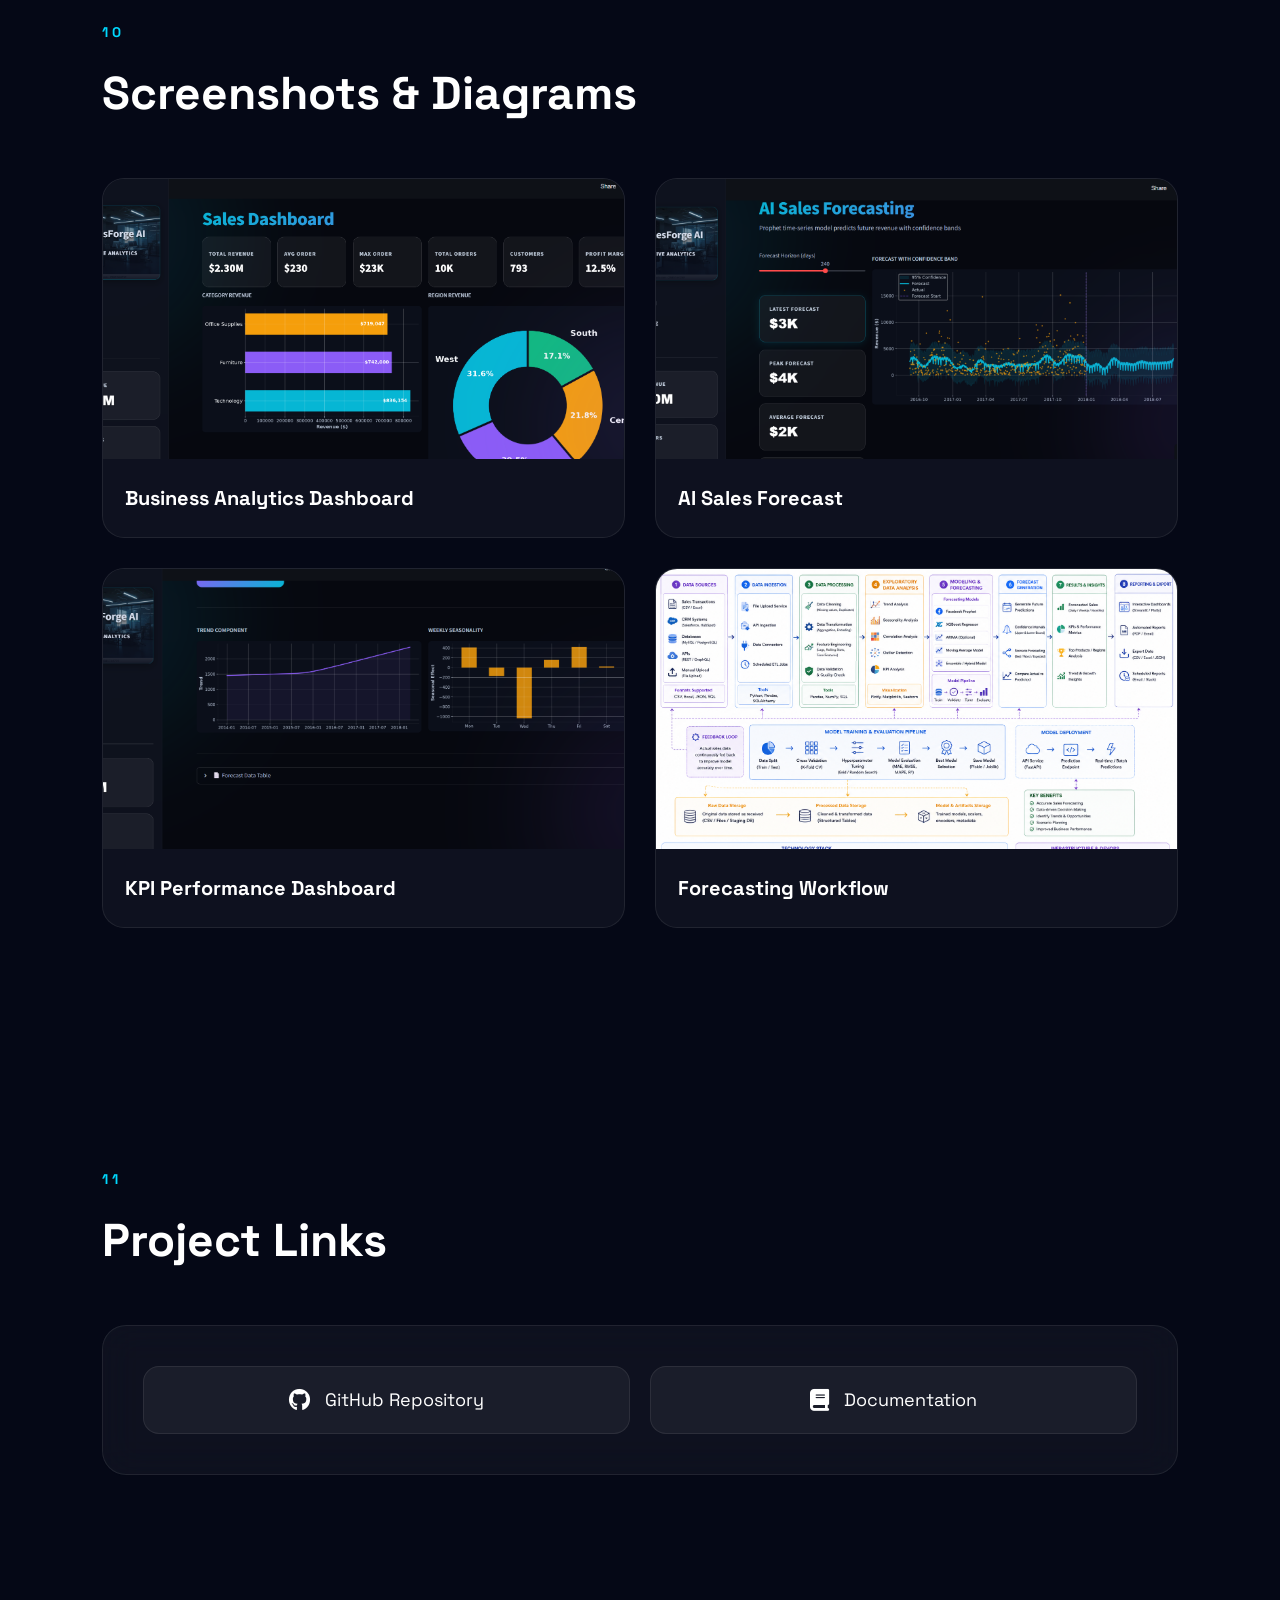
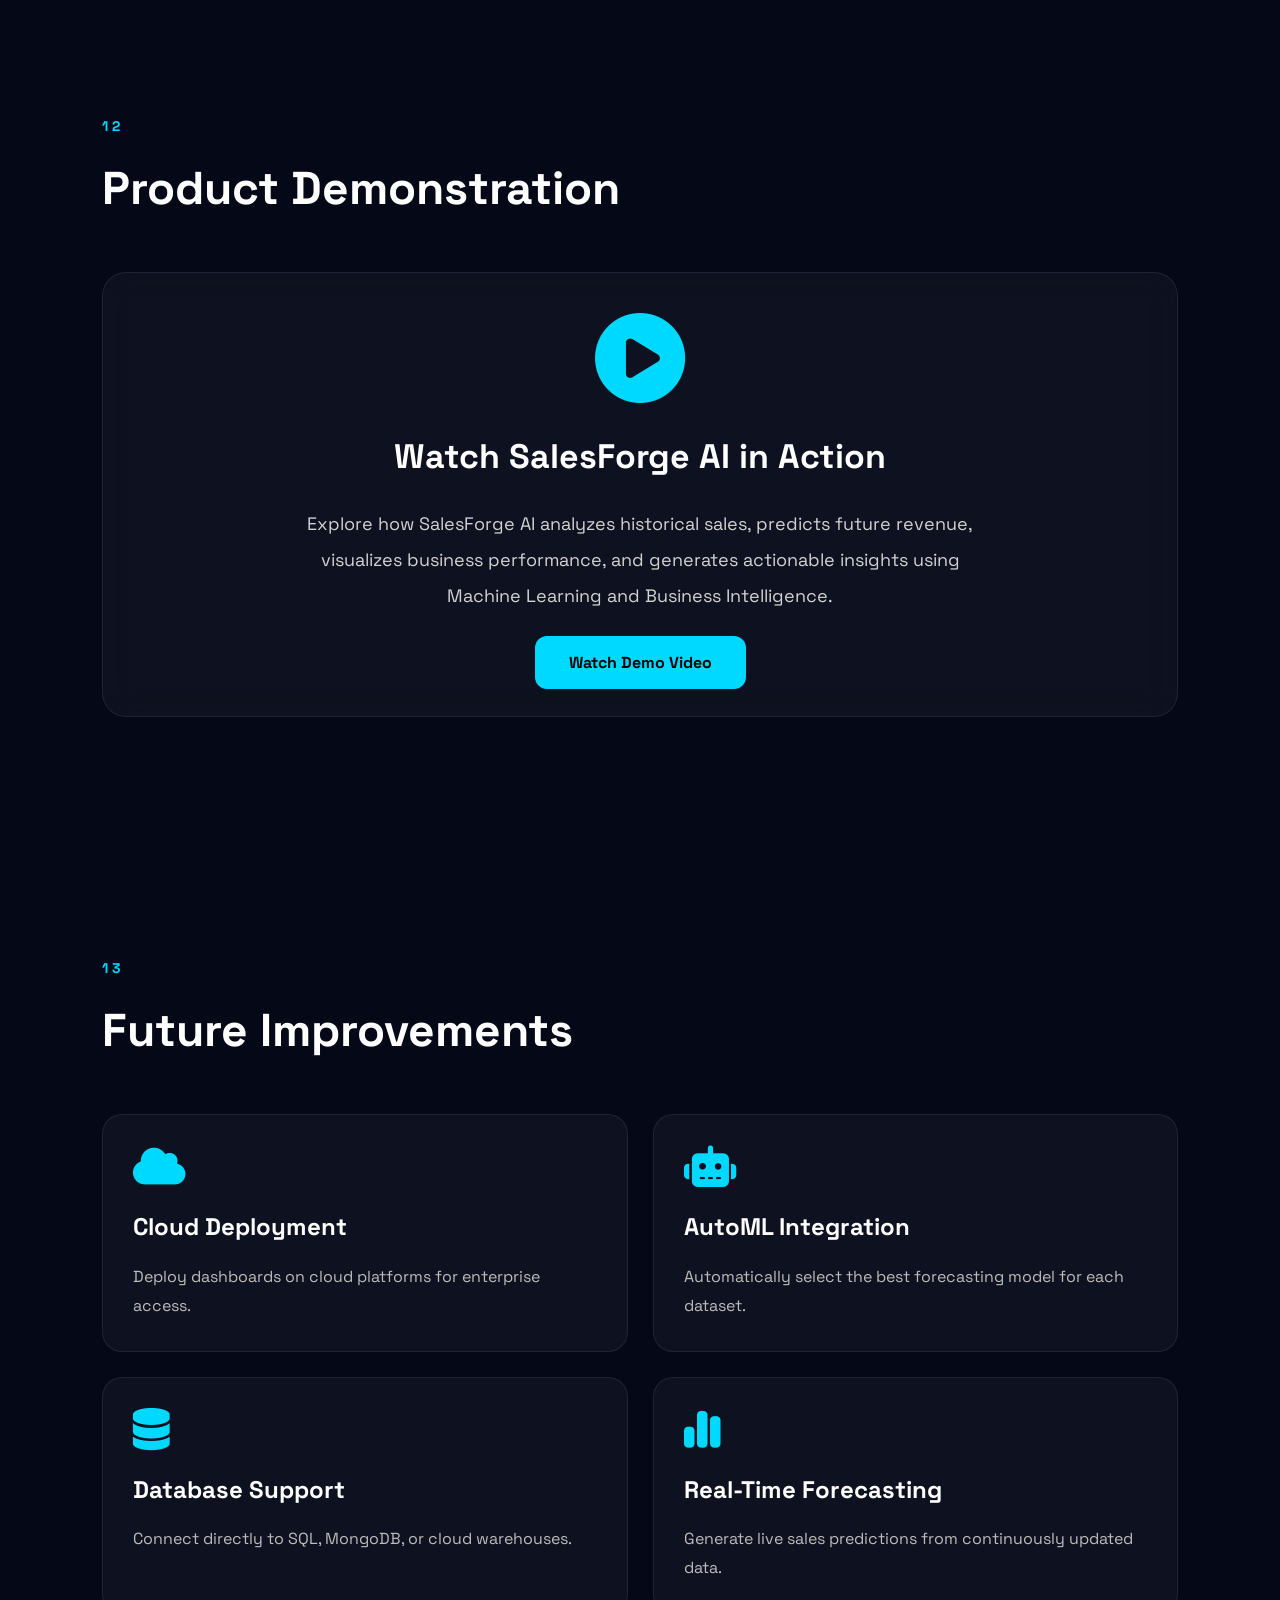
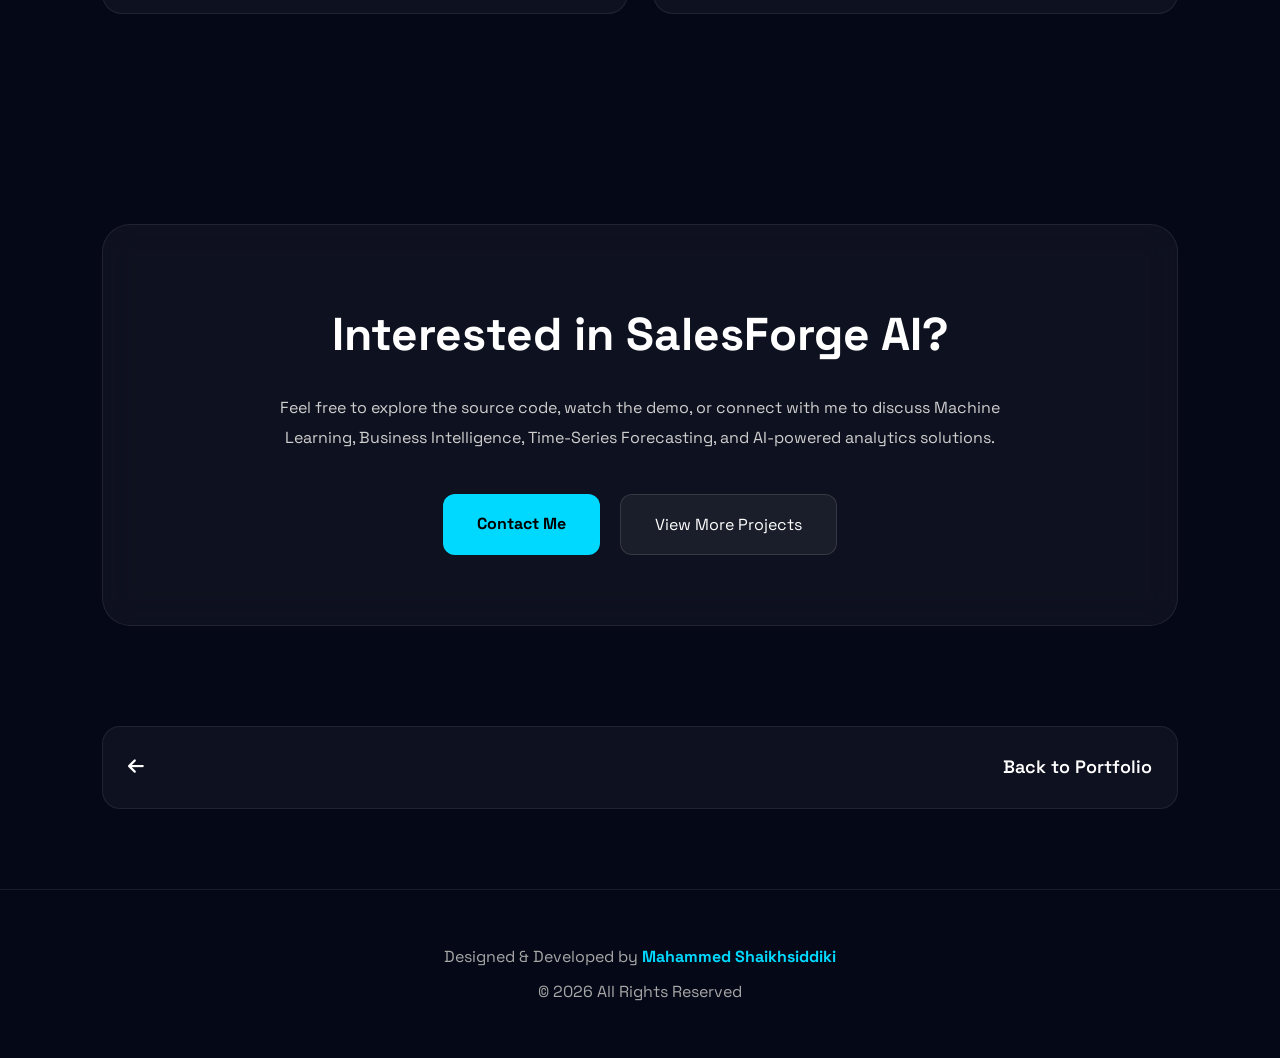
<file: projects/salesforge.html>
<!DOCTYPE html>
<html lang="en">

<head>

    <meta charset="UTF-8">

    <meta name="viewport"
          content="width=device-width, initial-scale=1.0">

    <title>

        SalesForge AI | Mohammed Shaik Siddiqui

    </title>

    <!-- CSS -->

    <link rel="stylesheet"
          href="../css/case-study.css">

    <!-- Google Font -->

    <link href="https://fonts.googleapis.com/css2?family=Space+Grotesk:wght@300;400;500;600;700&display=swap"
          rel="stylesheet">

    <!-- Font Awesome -->

    <link rel="stylesheet"
          href="https://cdnjs.cloudflare.com/ajax/libs/font-awesome/6.7.2/css/all.min.css">

</head>

<body>

<div class="background-grid"></div>

<!-- =====================================
BACK BUTTON
===================================== -->

<a href="../index.html#projects"
   class="back-btn">

<i class="fa-solid fa-arrow-left"></i>

Back to Portfolio

</a>

<!-- =====================================
HERO
===================================== -->

<section class="project-hero">

<div class="hero-content">

<span class="project-label">

📈 AI Forecasting Project

</span>

<h1>

SalesForge AI

</h1>

<h2>

Intelligent Sales Forecasting & Business Analytics Platform

</h2>

<p>

SalesForge AI is an AI-powered sales forecasting and
business intelligence platform built to help organizations
analyze historical sales data, identify trends,
forecast future revenue, and make informed business
decisions using Machine Learning and interactive analytics.

The platform combines predictive forecasting,
visual dashboards,
business insights,
and KPI monitoring through a modern
Glassmorphism Streamlit interface.

</p>

<div class="hero-buttons">

<a href="#overview"

class="primary-btn">

Explore Project

</a>

<a href="#demo"

class="secondary-btn">

Watch Demo

</a>

</div>

</div>

<div class="hero-image">

<img src="../images/salesforge-banner.jpg"

alt="SalesForge AI">

</div>

</section>

<!-- =====================================
PROJECT STATS
===================================== -->

<section class="project-stats">

<div class="stat-card">

<h3>

AI

</h3>

<p>

Forecast Engine

</p>

</div>

<div class="stat-card">

<h3>

12+

</h3>

<p>

Interactive Dashboards

</p>

</div>

<div class="stat-card">

<h3>

ML

</h3>

<p>

Prophet Forecasting

</p>

</div>

<div class="stat-card">

<h3>

BI

</h3>

<p>

Business Analytics

</p>

</div>

</section>

<!-- =====================================
PROJECT OVERVIEW
===================================== -->

<section
id="overview"
class="content-section">

<div class="section-title">

<p>

PROJECT OVERVIEW

</p>

<h2>

Overview

</h2>

</div>

<div class="glass-card">

<p>

SalesForge AI is an intelligent sales forecasting and
business analytics platform designed to help businesses
predict future sales using Machine Learning while
providing comprehensive business insights through
interactive dashboards.

The application enables users to explore historical
sales performance, analyze regional and category-wise
trends, monitor KPIs, generate AI-based sales forecasts,
and download prediction reports for strategic planning.

Built using Facebook Prophet, Streamlit, Pandas,
Matplotlib, and Seaborn, the platform transforms
raw business data into meaningful insights that support
data-driven decision-making.

</p>

</div>

</section>

<!-- ==========================================
PROBLEM STATEMENT
========================================== -->

<section class="content-section">

    <div class="section-title">

        <p>01</p>

        <h2>Problem Statement</h2>

    </div>

    <div class="glass-card">

        <p>

            Businesses often struggle to accurately forecast future sales
            using traditional spreadsheets and manual calculations.
            Without predictive insights, organizations face challenges in
            inventory planning, revenue estimation, and strategic decision-making.

        </p>

        <p>

            The objective was to develop an AI-powered business analytics
            platform capable of forecasting future sales trends,
            analyzing historical performance,
            and providing actionable business intelligence through
            interactive visual dashboards.

        </p>

    </div>

</section>



<!-- ==========================================
SOLUTION OVERVIEW
========================================== -->

<section class="content-section">

    <div class="section-title">

        <p>02</p>

        <h2>Solution Overview</h2>

    </div>

    <div class="glass-card">

        <p>

            SalesForge AI combines Machine Learning,
            Business Intelligence,
            and Interactive Data Visualization
            into one platform.

            The application enables users to analyze historical sales,
            identify business trends,
            forecast future revenue using Facebook Prophet,
            explore regional and category-wise performance,
            monitor KPIs,
            and export prediction reports for business planning.

        </p>

        <div class="feature-grid">

            <div class="feature-box">

                <i class="fa-solid fa-chart-line"></i>

                <h3>AI Forecasting</h3>

                <p>

                    Predicts future sales trends using
                    Facebook Prophet time-series forecasting.

                </p>

            </div>

            <div class="feature-box">

                <i class="fa-solid fa-chart-column"></i>

                <h3>Interactive Dashboard</h3>

                <p>

                    Displays KPIs,
                    revenue trends,
                    and sales performance
                    through dynamic charts.

                </p>

            </div>

            <div class="feature-box">

                <i class="fa-solid fa-globe"></i>

                <h3>Regional Analytics</h3>

                <p>

                    Analyze sales performance
                    across regions,
                    categories,
                    and customer segments.

                </p>

            </div>

            <div class="feature-box">

                <i class="fa-solid fa-lightbulb"></i>

                <h3>Business Insights</h3>

                <p>

                    Generates strategic recommendations
                    to support business decision-making.

                </p>

            </div>

        </div>

    </div>

</section>



<!-- ==========================================
FORECASTING WORKFLOW
========================================== -->

<section class="content-section">

    <div class="section-title">

        <p>03</p>

        <h2>Forecasting Workflow</h2>

    </div>

    <div class="glass-card">

        <div class="architecture-list">

            <div>

                <h4>Step 1</h4>

                <p>

                    Upload historical sales dataset.

                </p>

            </div>

            <div>

                <h4>Step 2</h4>

                <p>

                    Clean and preprocess
                    sales data using Pandas.

                </p>

            </div>

            <div>

                <h4>Step 3</h4>

                <p>

                    Analyze KPIs and
                    business performance.

                </p>

            </div>

            <div>

                <h4>Step 4</h4>

                <p>

                    Generate future sales
                    forecast using Prophet.

                </p>

            </div>

            <div>

                <h4>Step 5</h4>

                <p>

                    Visualize forecasts
                    with interactive charts.

                </p>

            </div>

            <div>

                <h4>Step 6</h4>

                <p>

                    Download forecast report
                    for business planning.

                </p>

            </div>

        </div>

    </div>

</section>



<!-- ==========================================
TECHNICAL ARCHITECTURE
========================================== -->

<section class="content-section">

    <div class="section-title">

        <p>04</p>

        <h2>Technical Architecture</h2>

    </div>

    <div class="glass-card">

        <img src="../images/salesforge-architecture.png"
             class="architecture-image"
             alt="SalesForge Architecture">

        <div class="architecture-list">

            <div>

                <h4>Frontend</h4>

                <p>

                    Streamlit + Glassmorphism UI

                </p>

            </div>

            <div>

                <h4>Data Processing</h4>

                <p>

                    Pandas + NumPy

                </p>

            </div>

            <div>

                <h4>Machine Learning</h4>

                <p>

                    Facebook Prophet

                </p>

            </div>

            <div>

                <h4>Visualization</h4>

                <p>

                    Matplotlib + Seaborn

                </p>

            </div>

            <div>

                <h4>Forecast Engine</h4>

                <p>

                    Time-Series Prediction

                </p>

            </div>

            <div>

                <h4>Output</h4>

                <p>

                    Forecast Dashboard
                    & CSV Export

                </p>

            </div>

        </div>

    </div>

</section>



<!-- ==========================================
INDIVIDUAL CONTRIBUTION
========================================== -->

<section class="content-section">

    <div class="section-title">

        <p>05</p>

        <h2>Individual Contribution</h2>

    </div>

    <div class="glass-card">

        <ul class="contribution-list">

            <li>

                Designed the complete business analytics architecture.

            </li>

            <li>

                Developed the AI-powered forecasting pipeline using Prophet.

            </li>

            <li>

                Built interactive KPI dashboards and analytics.

            </li>

            <li>

                Implemented regional and category-wise sales analysis.

            </li>

            <li>

                Created future revenue prediction visualizations.

            </li>

            <li>

                Developed downloadable forecast reports.

            </li>

            <li>

                Designed responsive Glassmorphism UI using Streamlit.

            </li>

        </ul>

    </div>

</section>

<!-- ==========================================
TECHNOLOGY STACK
========================================== -->

<section class="content-section">

    <div class="section-title">

        <p>06</p>

        <h2>Technology Stack</h2>

    </div>

    <div class="stack-grid">

        <div class="stack-card">

            <h3>Programming</h3>

            <span>Python</span>

        </div>

        <div class="stack-card">

            <h3>Frontend</h3>

            <span>Streamlit</span>

            <span>Glassmorphism UI</span>

            <span>Interactive Dashboard</span>

        </div>

        <div class="stack-card">

            <h3>Machine Learning</h3>

            <span>Facebook Prophet</span>

            <span>Time Series Forecasting</span>

            <span>Joblib</span>

        </div>

        <div class="stack-card">

            <h3>Data Processing</h3>

            <span>Pandas</span>

            <span>NumPy</span>

        </div>

        <div class="stack-card">

            <h3>Visualization</h3>

            <span>Matplotlib</span>

            <span>Seaborn</span>

            <span>KPI Charts</span>

        </div>

    </div>

</section>



<!-- ==========================================
CHALLENGES & LEARNINGS
========================================== -->

<section class="content-section">

    <div class="section-title">

        <p>07</p>

        <h2>Challenges & Learnings</h2>

    </div>

    <div class="glass-card">

        <div class="challenge-box">

            <h3>Major Challenges</h3>

            <ul>

                <li>Preparing clean time-series data for accurate forecasting.</li>

                <li>Building reliable Prophet forecasting models.</li>

                <li>Creating responsive interactive dashboards.</li>

                <li>Visualizing large sales datasets efficiently.</li>

                <li>Generating meaningful business insights from historical data.</li>

            </ul>

        </div>

        <div class="challenge-box">

            <h3>Key Learnings</h3>

            <ul>

                <li>Time-Series Forecasting with Facebook Prophet.</li>

                <li>Business Intelligence Dashboard Design.</li>

                <li>Interactive Data Visualization.</li>

                <li>Sales Trend Analysis.</li>

                <li>Machine Learning Model Deployment.</li>

                <li>Business KPI Development.</li>

            </ul>

        </div>

    </div>

</section>



<!-- ==========================================
IMPACT & RESULTS
========================================== -->

<section class="content-section">

    <div class="section-title">

        <p>08</p>

        <h2>Impact & Results</h2>

    </div>

    <div class="impact-grid">

        <div class="impact-card">

            <h3>AI</h3>

            <p>Forecast Engine</p>

        </div>

        <div class="impact-card">

            <h3>12+</h3>

            <p>Interactive Dashboards</p>

        </div>

        <div class="impact-card">

            <h3>100%</h3>

            <p>Business Analytics Automation</p>

        </div>

        <div class="impact-card">

            <h3>ML</h3>

            <p>Predictive Intelligence</p>

        </div>

    </div>

    <div class="glass-card">

        <p>

            SalesForge AI transforms raw sales data into meaningful
            business intelligence through predictive analytics and
            interactive visualizations. The platform enables businesses
            to forecast future revenue, monitor KPIs, analyze trends,
            and make data-driven strategic decisions with confidence.

        </p>

    </div>

</section>



<!-- ==========================================
PROJECT HIGHLIGHTS
========================================== -->

<section class="content-section">

    <div class="section-title">

        <p>09</p>

        <h2>Project Highlights</h2>

    </div>

    <div class="feature-grid">

        <div class="feature-box">

            <i class="fa-solid fa-chart-line"></i>

            <h3>AI Forecasting</h3>

            <p>

                Predict future sales using
                Facebook Prophet.

            </p>

        </div>

        <div class="feature-box">

            <i class="fa-solid fa-chart-pie"></i>

            <h3>Business Analytics</h3>

            <p>

                Interactive dashboards
                with KPI monitoring.

            </p>

        </div>

        <div class="feature-box">

            <i class="fa-solid fa-globe"></i>

            <h3>Regional Analysis</h3>

            <p>

                Explore sales performance
                by region and category.

            </p>

        </div>

        <div class="feature-box">

            <i class="fa-solid fa-file-csv"></i>

            <h3>Forecast Export</h3>

            <p>

                Download future sales
                predictions as CSV.

            </p>

        </div>

    </div>

</section>

<!-- ==========================================
SCREENSHOTS & DIAGRAMS
========================================== -->

<section class="content-section">

    <div class="section-title">

        <p>10</p>

        <h2>Screenshots & Diagrams</h2>

    </div>

    <div class="gallery">

        <div class="gallery-card">

            <img src="../images/sales-dashboard.png"
                 alt="Dashboard">

            <h4>Business Analytics Dashboard</h4>

        </div>

        <div class="gallery-card">

            <img src="../images/sales-forecast.png"
                 alt="Forecast">

            <h4>AI Sales Forecast</h4>

        </div>

        <div class="gallery-card">

            <img src="../images/sales-kpi.png"
                 alt="KPI Dashboard">

            <h4>KPI Performance Dashboard</h4>

        </div>

        <div class="gallery-card">

            <img src="../images/sales-workflow.png"
                 alt="Workflow">

            <h4>Forecasting Workflow</h4>

        </div>

    </div>

</section>



<!-- ==========================================
PROJECT LINKS
========================================== -->

<section class="content-section">

    <div class="section-title">

        <p>11</p>

        <h2>Project Links</h2>

    </div>

    <div class="glass-card">

        <div class="links-grid">

            <a href="https://github.com/themohammed7/salesforce-ai-forecasting"
               target="_blank"
               class="project-link">

                <i class="fab fa-github"></i>

                GitHub Repository

            </a>

            <a href="#"
               target="_blank"
               class="project-link">

                <i class="fa-solid fa-book"></i>

                Documentation

            </a>

        </div>

    </div>

</section>



<!-- ==========================================
LIVE DEMO
========================================== -->

<section id="demo"
class="content-section">

<div class="section-title">

<p>12</p>

<h2>

Product Demonstration

</h2>

</div>

<div class="glass-card demo-card">

<i class="fa-solid fa-circle-play demo-icon"></i>

<h3>

Watch SalesForge AI in Action

</h3>

<p>

Explore how SalesForge AI analyzes historical sales,
predicts future revenue,
visualizes business performance,
and generates actionable insights
using Machine Learning and Business Intelligence.

</p>

<a href="https://drive.google.com/file/d/1wv8Fl0zqR6Nze5xwhEV_kQIq1kpxKhky/view?usp=drive_link"

class="primary-btn">

Watch Demo Video

</a>

</div>

</section>



<!-- ==========================================
FUTURE IMPROVEMENTS
========================================== -->

<section class="content-section">

<div class="section-title">

<p>13</p>

<h2>

Future Improvements

</h2>

</div>

<div class="feature-grid">

<div class="feature-box">

<i class="fa-solid fa-cloud"></i>

<h3>

Cloud Deployment

</h3>

<p>

Deploy dashboards on cloud platforms
for enterprise access.

</p>

</div>

<div class="feature-box">

<i class="fa-solid fa-robot"></i>

<h3>

AutoML Integration

</h3>

<p>

Automatically select the best
forecasting model for each dataset.

</p>

</div>

<div class="feature-box">

<i class="fa-solid fa-database"></i>

<h3>

Database Support

</h3>

<p>

Connect directly to SQL,
MongoDB,
or cloud warehouses.

</p>

</div>

<div class="feature-box">

<i class="fa-solid fa-chart-simple"></i>

<h3>

Real-Time Forecasting

</h3>

<p>

Generate live sales predictions
from continuously updated data.

</p>

</div>

</div>

</section>



<!-- ==========================================
CONTACT SECTION
========================================== -->

<section class="cta-section">

<h2>

Interested in SalesForge AI?

</h2>

<p>

Feel free to explore the source code,
watch the demo,
or connect with me to discuss
Machine Learning,
Business Intelligence,
Time-Series Forecasting,
and AI-powered analytics solutions.

</p>

<div class="cta-buttons">

<a href="../index.html#contact"

class="primary-btn">

Contact Me

</a>

<a href="../index.html#projects"

class="secondary-btn">

View More Projects

</a>

</div>

</section>



<!-- ==========================================
PROJECT NAVIGATION
========================================== -->

<section class="navigation-section">

<a href="../index.html#projects"

class="nav-project">

<i class="fa-solid fa-arrow-left"></i>

Back to Portfolio

</a>



</section>



<!-- ==========================================
FOOTER
========================================== -->

<footer>

<p>

Designed & Developed by

<span>

Mahammed Shaikhsiddiki

</span>

</p>

<p>

© 2026 All Rights Reserved

</p>

</footer>

<script src="../js/case-study.js"></script>

</body>

</html>
</file>
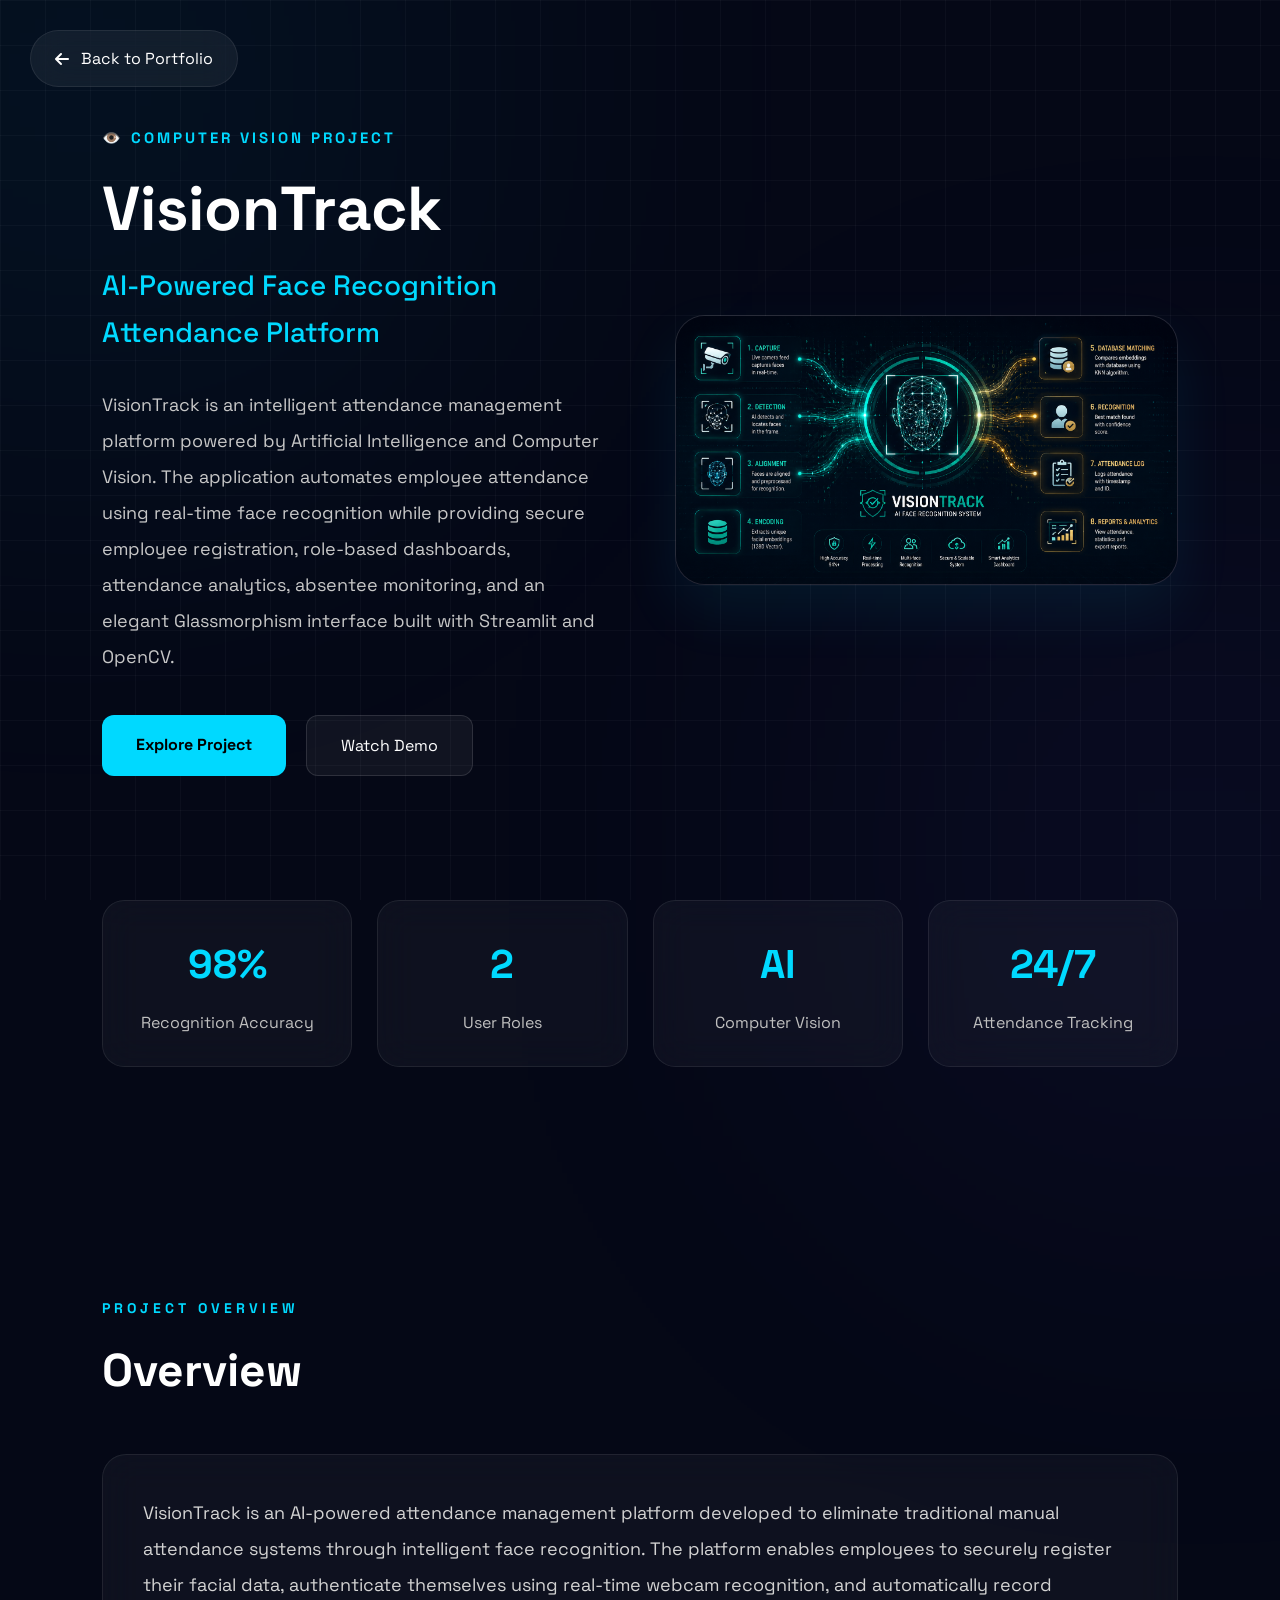
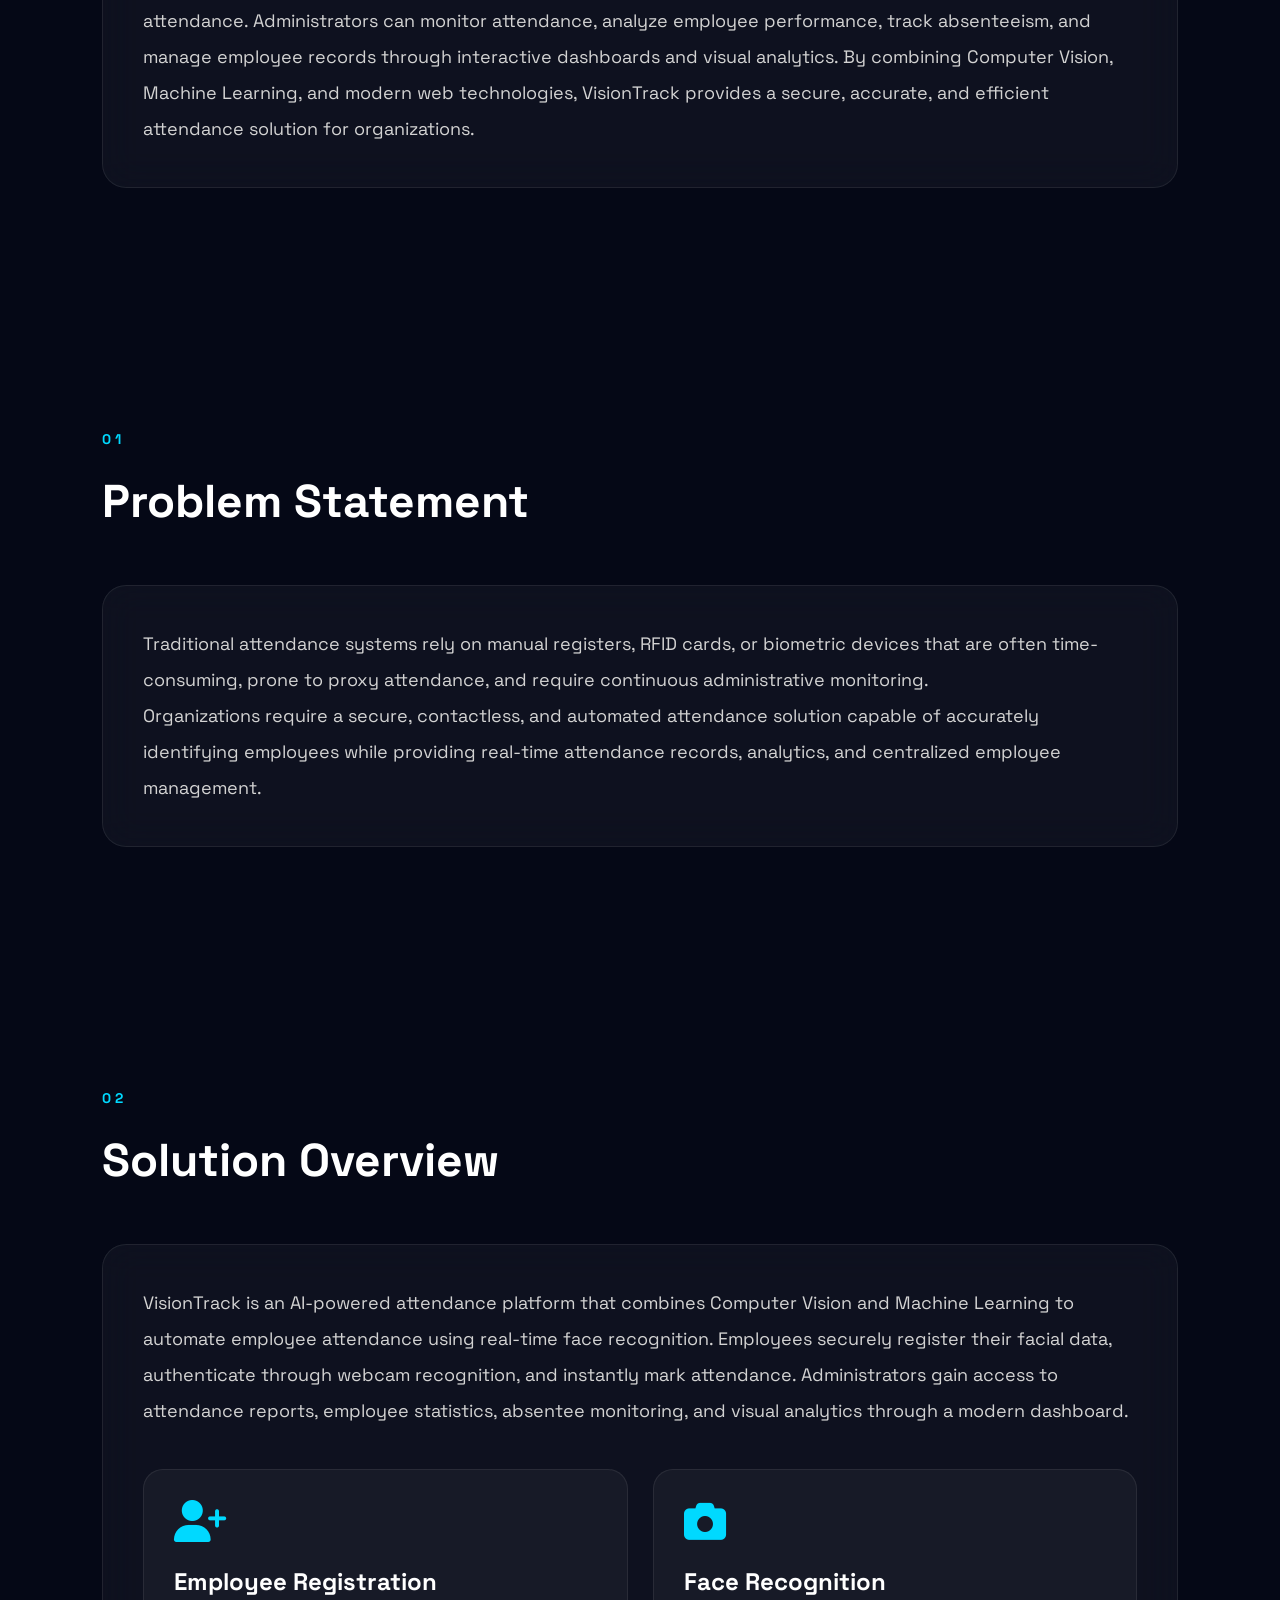
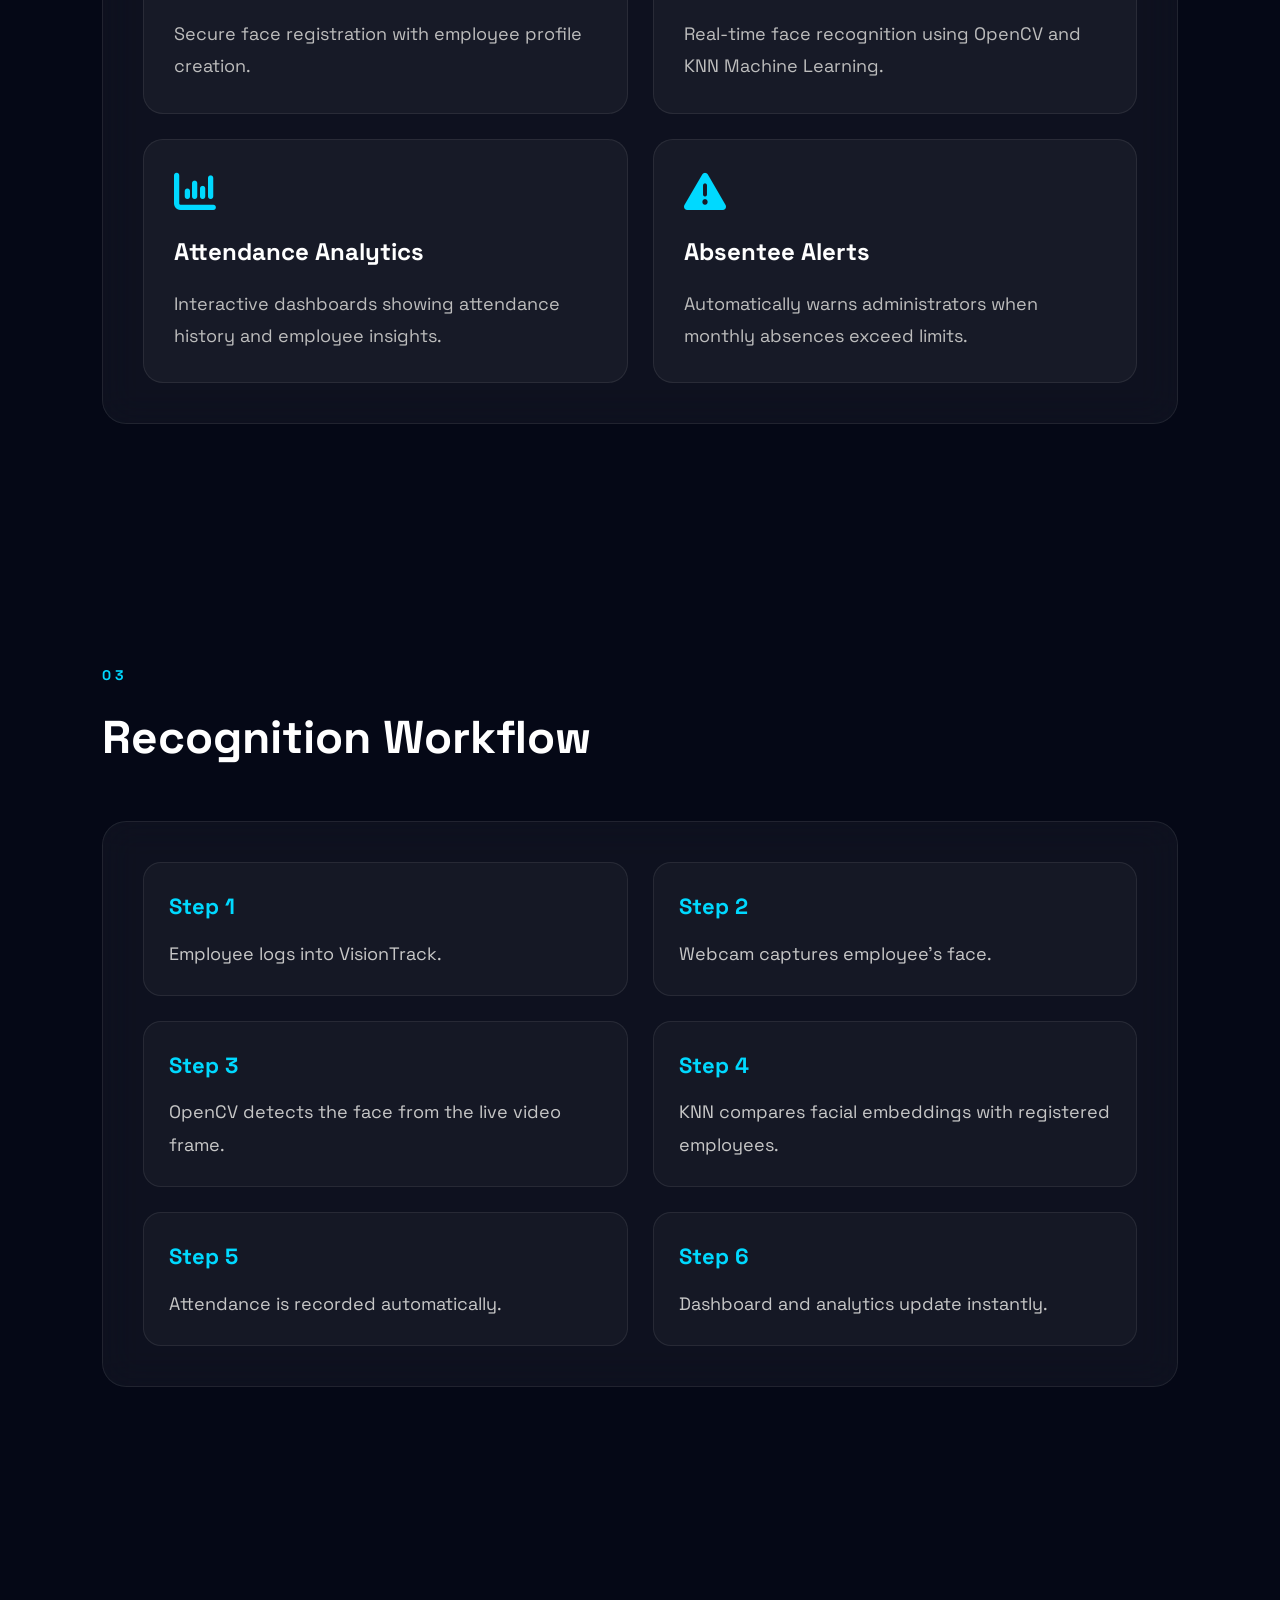
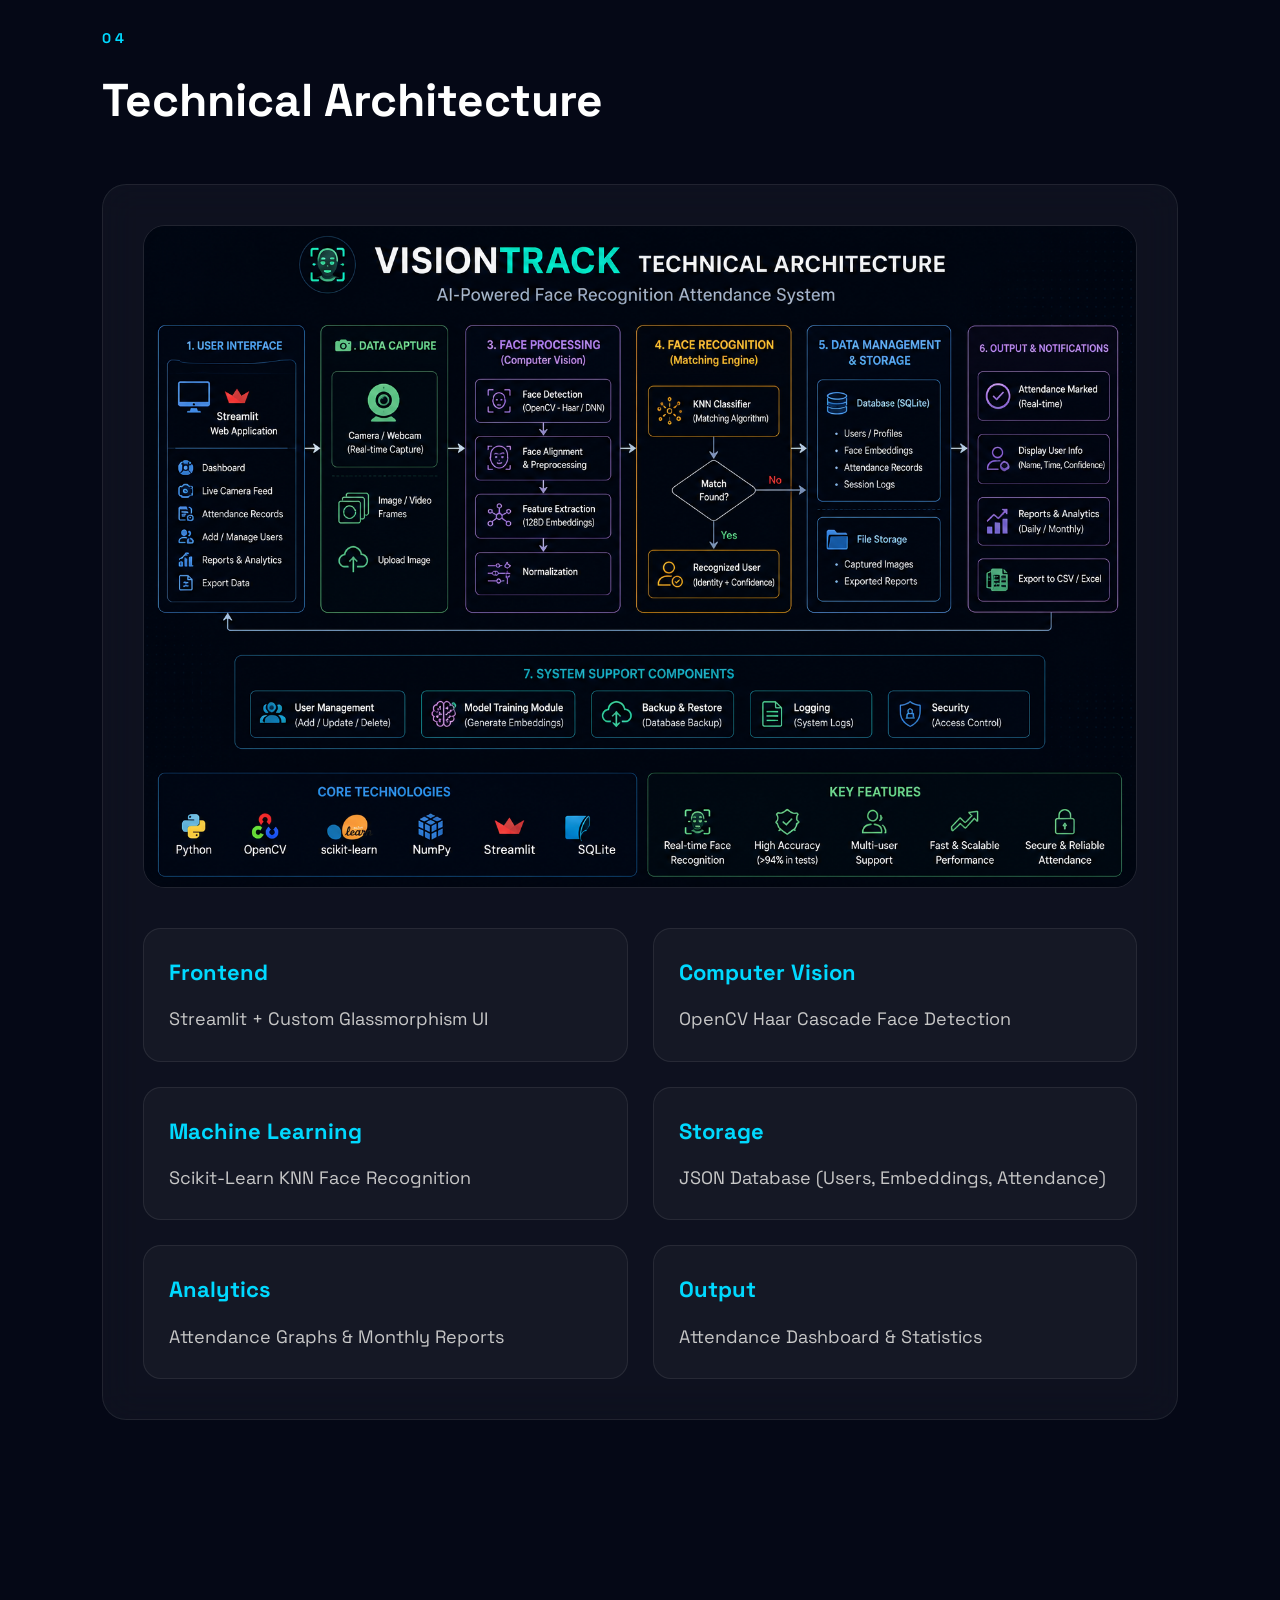
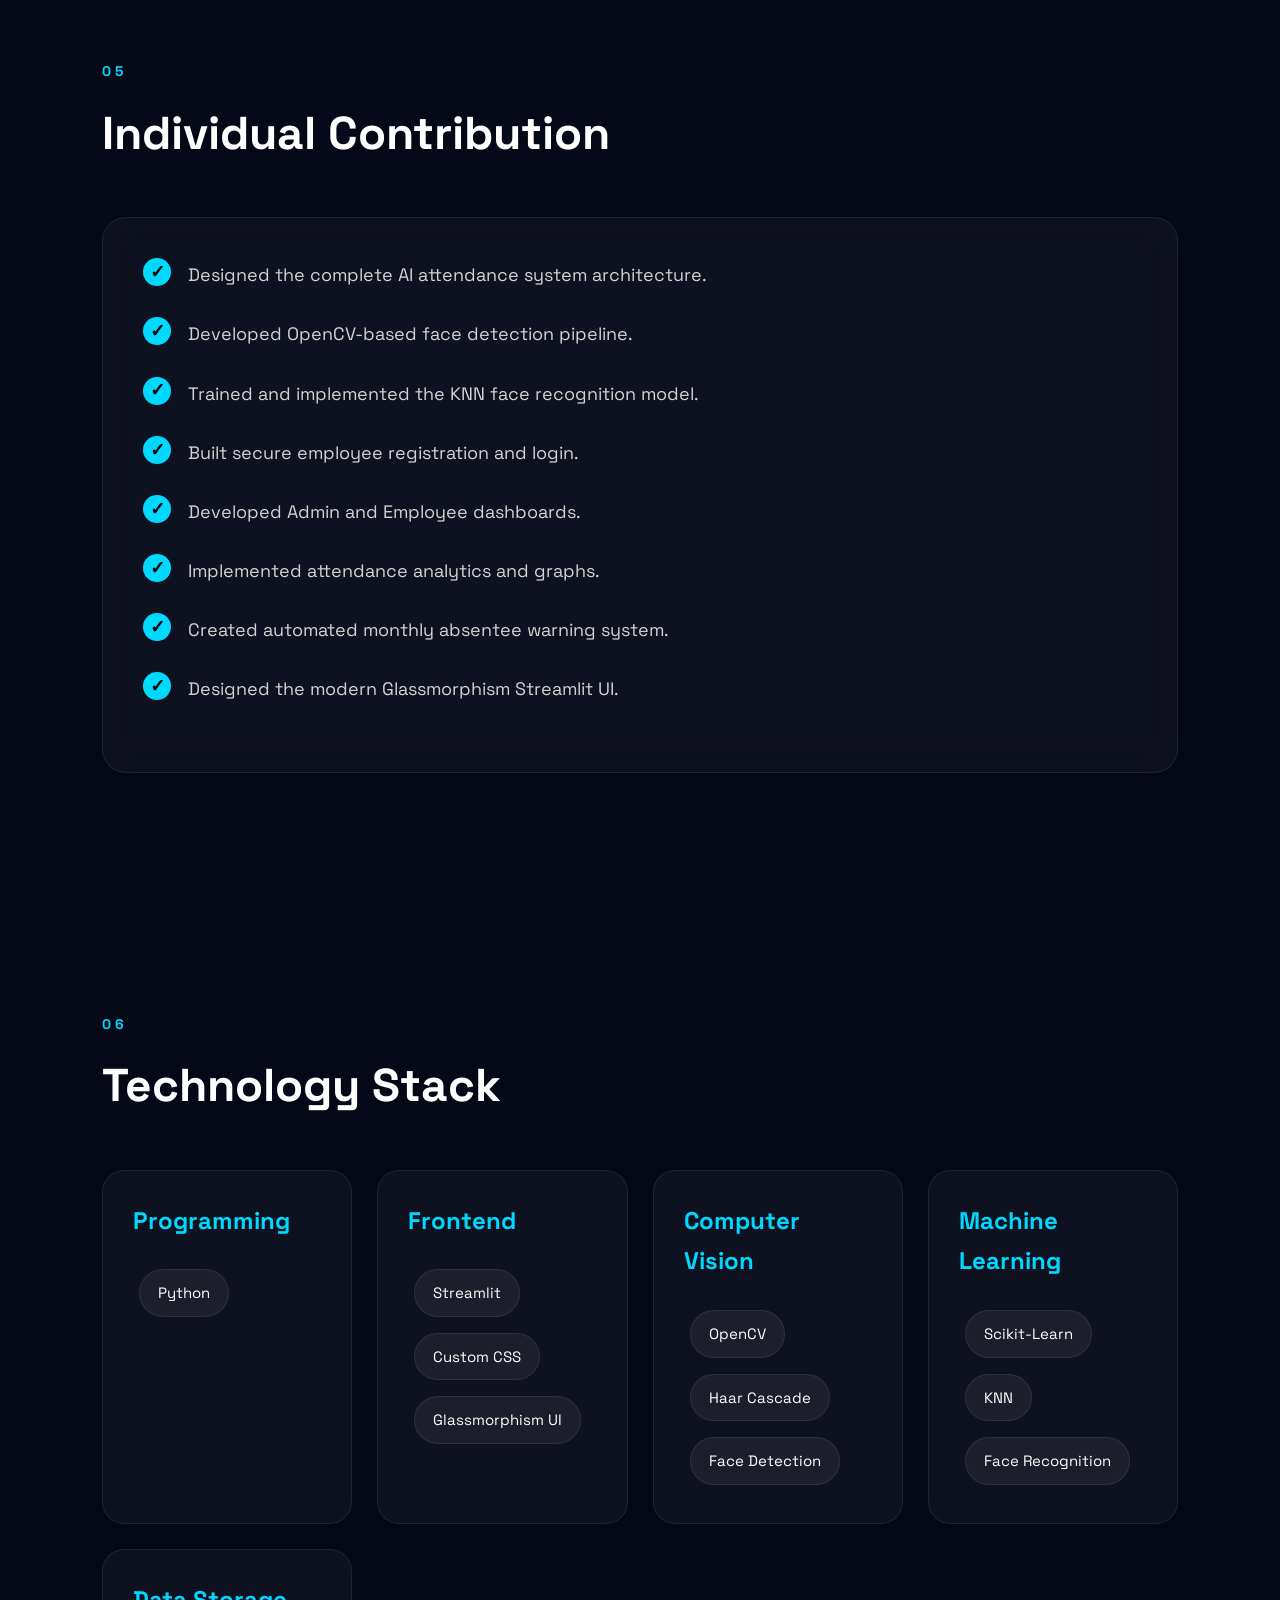
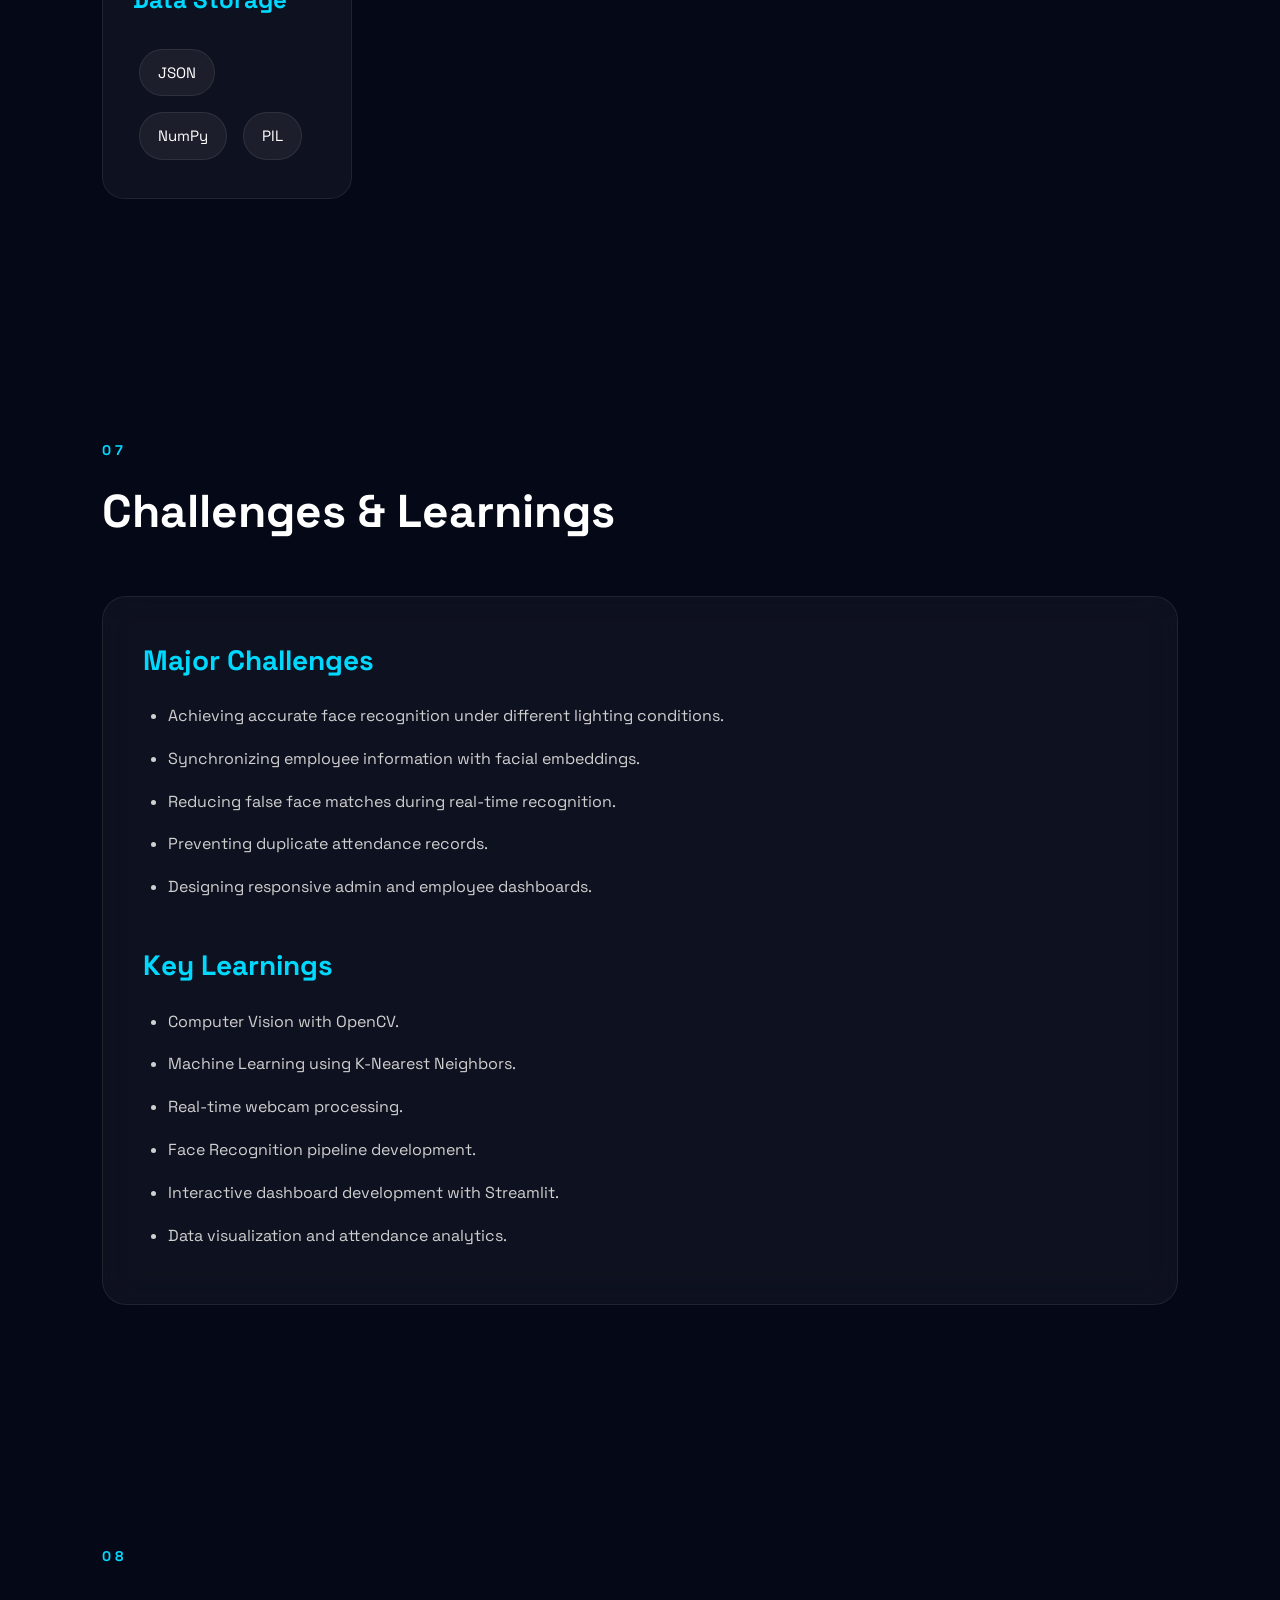
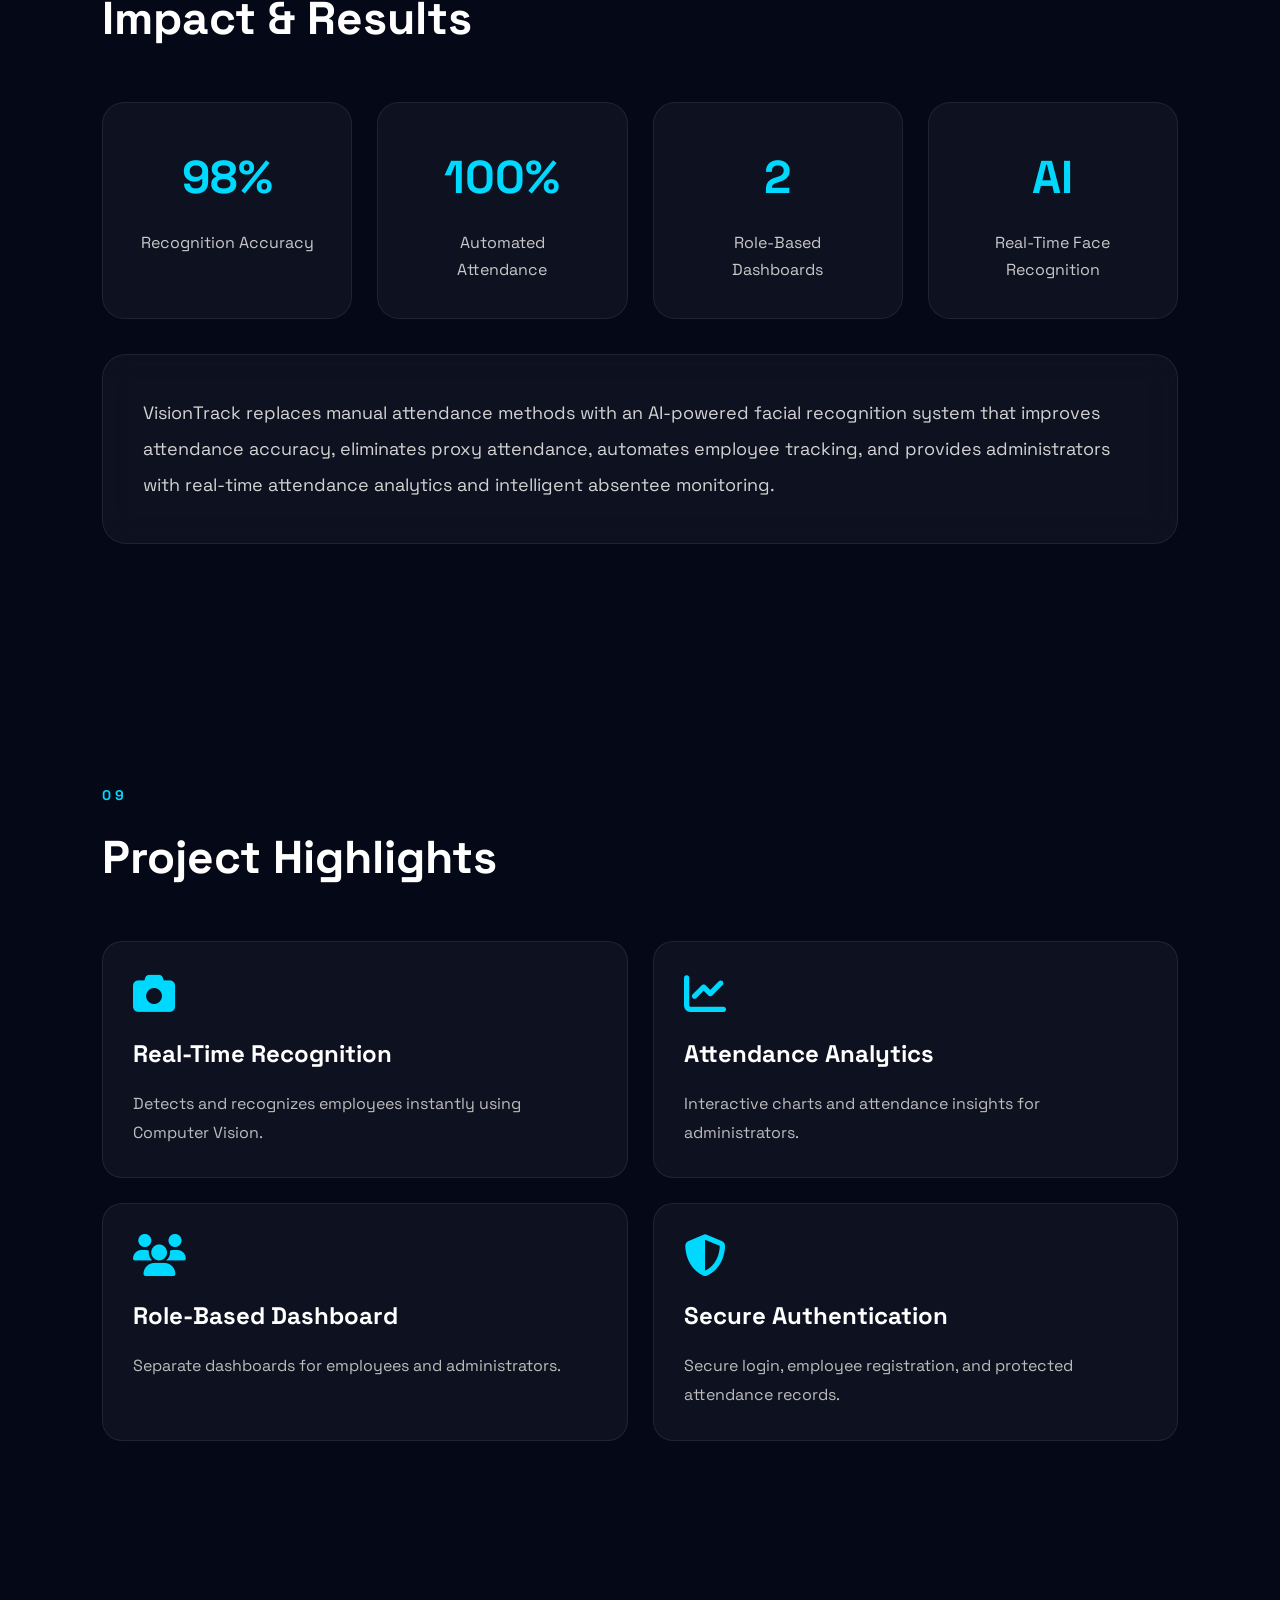
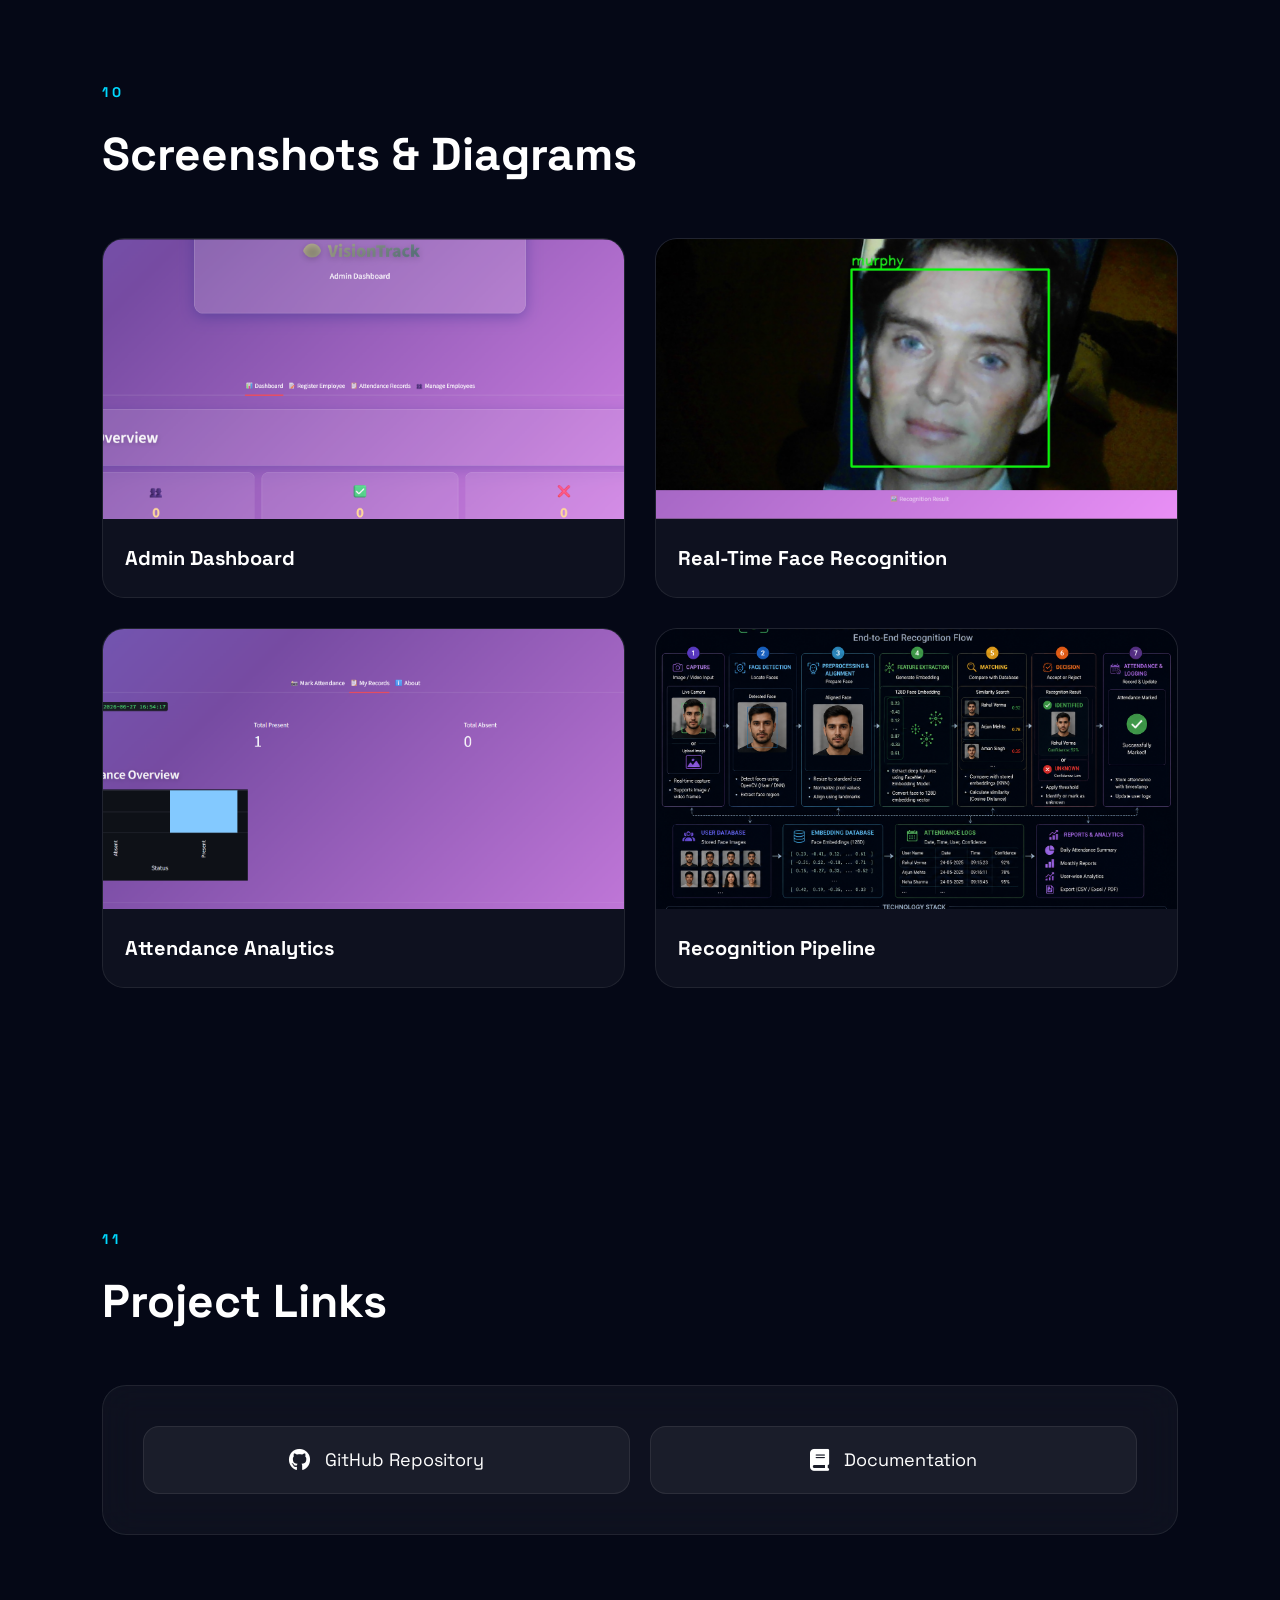
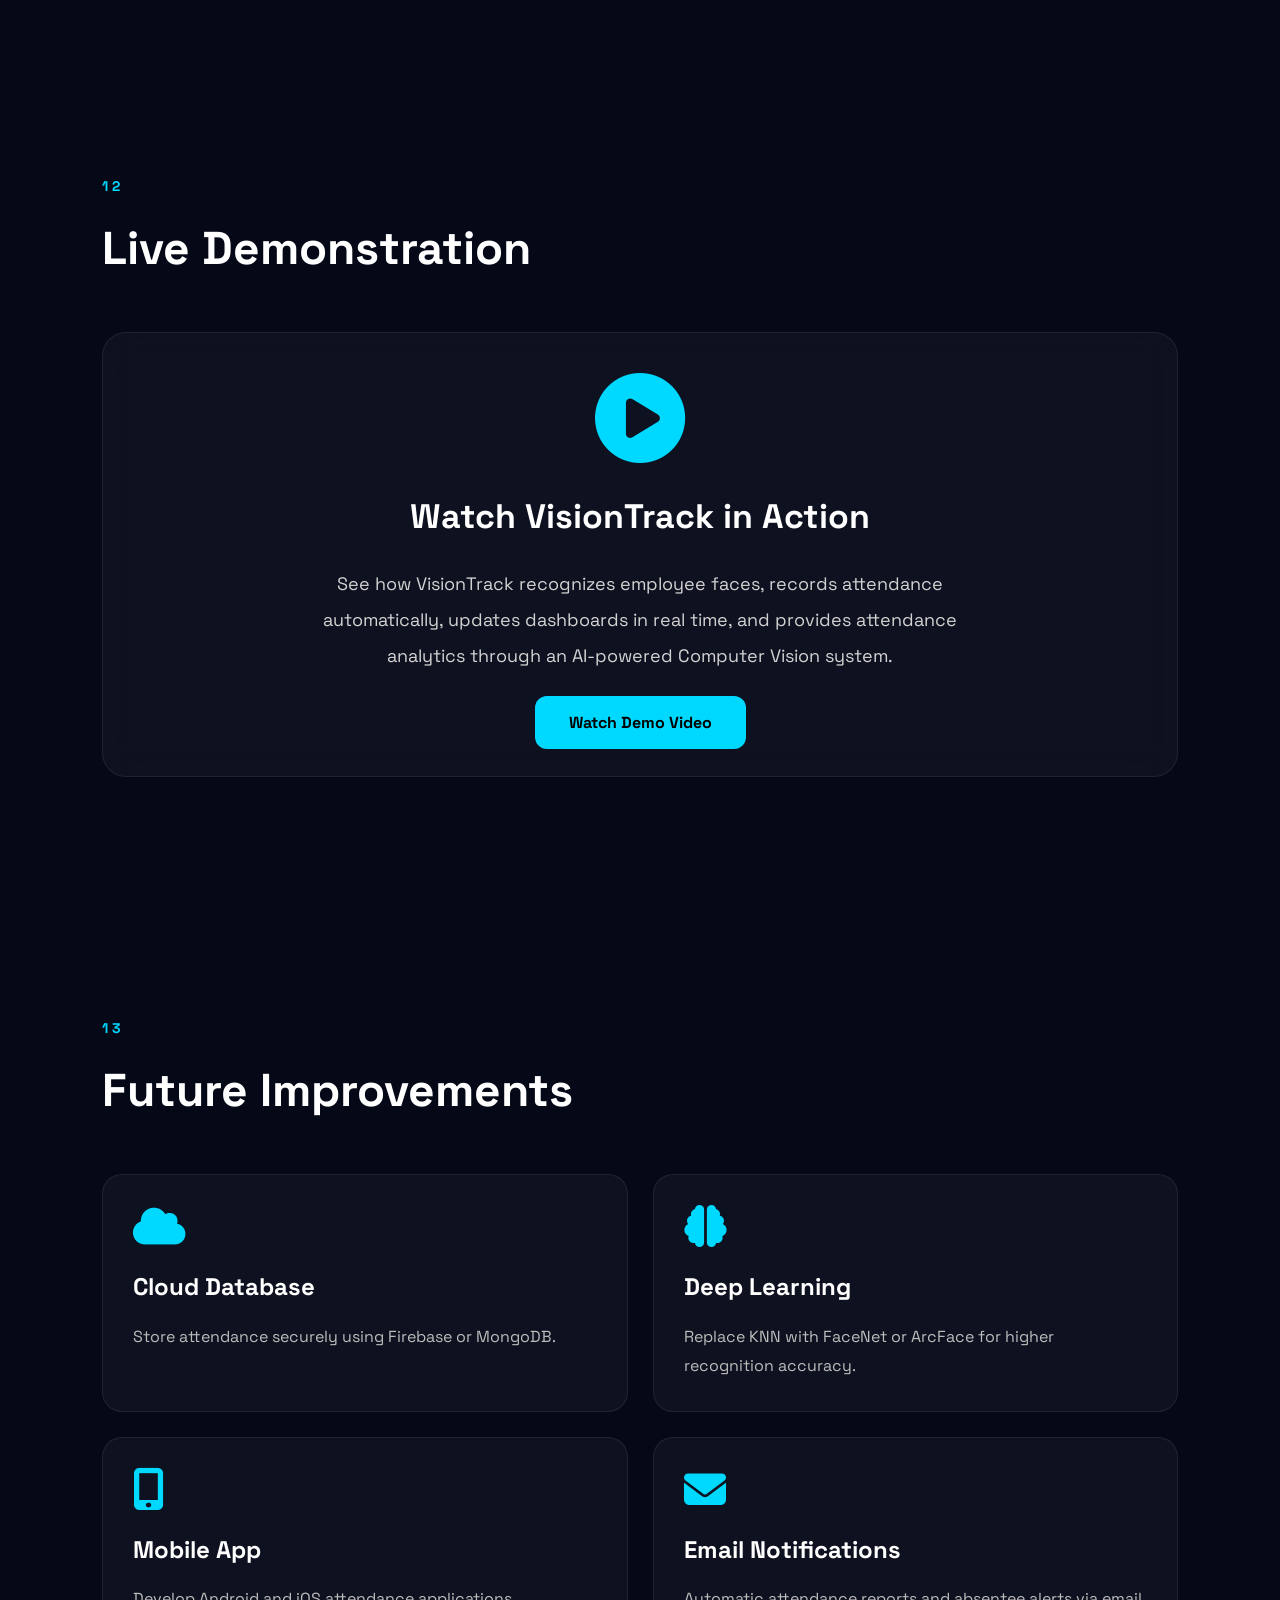
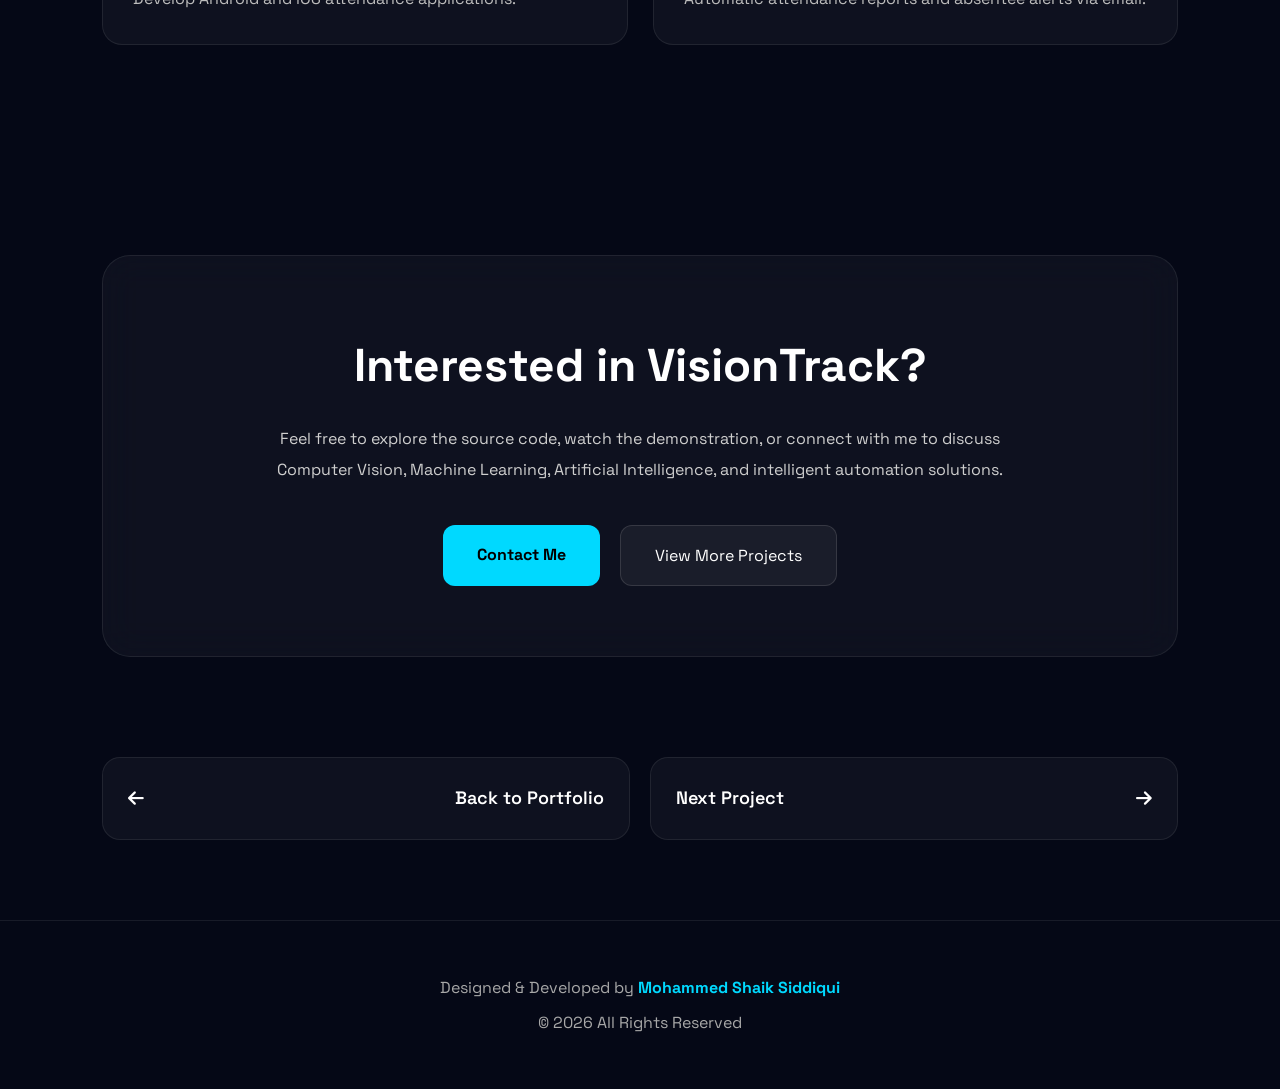
<file: projects/visiontrack.html>
<!DOCTYPE html>
<html lang="en">

<head>

    <meta charset="UTF-8">

    <meta name="viewport"
          content="width=device-width, initial-scale=1.0">

    <title>

        VisionTrack | Mohammed Shaik Siddiqui

    </title>

    <!-- CSS -->

    <link rel="stylesheet"
          href="../css/case-study.css">

    <!-- Google Font -->

    <link href="https://fonts.googleapis.com/css2?family=Space+Grotesk:wght@300;400;500;600;700&display=swap"
          rel="stylesheet">

    <!-- Font Awesome -->

    <link rel="stylesheet"
          href="https://cdnjs.cloudflare.com/ajax/libs/font-awesome/6.7.2/css/all.min.css">

</head>

<body>

<div class="background-grid"></div>

<!-- =====================================
BACK BUTTON
===================================== -->

<a href="../index.html#projects"
   class="back-btn">

<i class="fa-solid fa-arrow-left"></i>

Back to Portfolio

</a>

<!-- =====================================
HERO
===================================== -->

<section class="project-hero">

<div class="hero-content">

<span class="project-label">

👁️ Computer Vision Project

</span>

<h1>

VisionTrack

</h1>

<h2>

AI-Powered Face Recognition Attendance Platform

</h2>

<p>

VisionTrack is an intelligent attendance management platform
powered by Artificial Intelligence and Computer Vision.

The application automates employee attendance using
real-time face recognition while providing secure
employee registration, role-based dashboards,
attendance analytics, absentee monitoring,
and an elegant Glassmorphism interface built with
Streamlit and OpenCV.

</p>

<div class="hero-buttons">

<a href="#overview"

class="primary-btn">

Explore Project

</a>

<a href="#demo"

class="secondary-btn">

Watch Demo

</a>

</div>

</div>

<div class="hero-image">

<img src="../images/visiontrack-banner.jpg"

alt="VisionTrack">

</div>

</section>

<!-- =====================================
PROJECT STATS
===================================== -->

<section class="project-stats">

<div class="stat-card">

<h3>

98%

</h3>

<p>

Recognition Accuracy

</p>

</div>

<div class="stat-card">

<h3>

2

</h3>

<p>

User Roles

</p>

</div>

<div class="stat-card">

<h3>

AI

</h3>

<p>

Computer Vision

</p>

</div>

<div class="stat-card">

<h3>

24/7

</h3>

<p>

Attendance Tracking

</p>

</div>

</section>

<!-- =====================================
PROJECT OVERVIEW
===================================== -->

<section
id="overview"
class="content-section">

<div class="section-title">

<p>

PROJECT OVERVIEW

</p>

<h2>

Overview

</h2>

</div>

<div class="glass-card">

<p>

VisionTrack is an AI-powered attendance management
platform developed to eliminate traditional manual
attendance systems through intelligent face recognition.

The platform enables employees to securely register
their facial data, authenticate themselves using
real-time webcam recognition, and automatically
record attendance.

Administrators can monitor attendance,
analyze employee performance,
track absenteeism,
and manage employee records through
interactive dashboards and visual analytics.

By combining Computer Vision,
Machine Learning,
and modern web technologies,
VisionTrack provides a secure,
accurate,
and efficient attendance solution for organizations.

</p>

</div>

</section>

<!-- ==========================================
PROBLEM STATEMENT
========================================== -->

<section class="content-section">

    <div class="section-title">

        <p>01</p>

        <h2>Problem Statement</h2>

    </div>

    <div class="glass-card">

        <p>

            Traditional attendance systems rely on manual registers,
            RFID cards, or biometric devices that are often
            time-consuming, prone to proxy attendance, and require
            continuous administrative monitoring.

        </p>

        <p>

            Organizations require a secure, contactless, and automated
            attendance solution capable of accurately identifying
            employees while providing real-time attendance records,
            analytics, and centralized employee management.

        </p>

    </div>

</section>



<!-- ==========================================
SOLUTION OVERVIEW
========================================== -->

<section class="content-section">

    <div class="section-title">

        <p>02</p>

        <h2>Solution Overview</h2>

    </div>

    <div class="glass-card">

        <p>

            VisionTrack is an AI-powered attendance platform that
            combines Computer Vision and Machine Learning to automate
            employee attendance using real-time face recognition.

            Employees securely register their facial data,
            authenticate through webcam recognition,
            and instantly mark attendance.

            Administrators gain access to attendance reports,
            employee statistics,
            absentee monitoring,
            and visual analytics through a modern dashboard.

        </p>

        <div class="feature-grid">

            <div class="feature-box">

                <i class="fa-solid fa-user-plus"></i>

                <h3>Employee Registration</h3>

                <p>

                    Secure face registration with
                    employee profile creation.

                </p>

            </div>

            <div class="feature-box">

                <i class="fa-solid fa-camera"></i>

                <h3>Face Recognition</h3>

                <p>

                    Real-time face recognition using
                    OpenCV and KNN Machine Learning.

                </p>

            </div>

            <div class="feature-box">

                <i class="fa-solid fa-chart-column"></i>

                <h3>Attendance Analytics</h3>

                <p>

                    Interactive dashboards showing
                    attendance history and employee insights.

                </p>

            </div>

            <div class="feature-box">

                <i class="fa-solid fa-triangle-exclamation"></i>

                <h3>Absentee Alerts</h3>

                <p>

                    Automatically warns administrators
                    when monthly absences exceed limits.

                </p>

            </div>

        </div>

    </div>

</section>



<!-- ==========================================
SYSTEM WORKFLOW
========================================== -->

<section class="content-section">

    <div class="section-title">

        <p>03</p>

        <h2>Recognition Workflow</h2>

    </div>

    <div class="glass-card">

        <div class="architecture-list">

            <div>

                <h4>Step 1</h4>

                <p>

                    Employee logs into VisionTrack.

                </p>

            </div>

            <div>

                <h4>Step 2</h4>

                <p>

                    Webcam captures
                    employee's face.

                </p>

            </div>

            <div>

                <h4>Step 3</h4>

                <p>

                    OpenCV detects the face
                    from the live video frame.

                </p>

            </div>

            <div>

                <h4>Step 4</h4>

                <p>

                    KNN compares facial
                    embeddings with
                    registered employees.

                </p>

            </div>

            <div>

                <h4>Step 5</h4>

                <p>

                    Attendance is recorded
                    automatically.

                </p>

            </div>

            <div>

                <h4>Step 6</h4>

                <p>

                    Dashboard and analytics
                    update instantly.

                </p>

            </div>

        </div>

    </div>

</section>



<!-- ==========================================
TECHNICAL ARCHITECTURE
========================================== -->

<section class="content-section">

    <div class="section-title">

        <p>04</p>

        <h2>Technical Architecture</h2>

    </div>

    <div class="glass-card">

        <img src="../images/visiontrack-architecture.png"
             class="architecture-image"
             alt="VisionTrack Architecture">

        <div class="architecture-list">

            <div>

                <h4>Frontend</h4>

                <p>

                    Streamlit + Custom Glassmorphism UI

                </p>

            </div>

            <div>

                <h4>Computer Vision</h4>

                <p>

                    OpenCV Haar Cascade
                    Face Detection

                </p>

            </div>

            <div>

                <h4>Machine Learning</h4>

                <p>

                    Scikit-Learn KNN
                    Face Recognition

                </p>

            </div>

            <div>

                <h4>Storage</h4>

                <p>

                    JSON Database
                    (Users, Embeddings,
                    Attendance)

                </p>

            </div>

            <div>

                <h4>Analytics</h4>

                <p>

                    Attendance Graphs
                    & Monthly Reports

                </p>

            </div>

            <div>

                <h4>Output</h4>

                <p>

                    Attendance Dashboard
                    & Statistics

                </p>

            </div>

        </div>

    </div>

</section>



<!-- ==========================================
INDIVIDUAL CONTRIBUTION
========================================== -->

<section class="content-section">

    <div class="section-title">

        <p>05</p>

        <h2>Individual Contribution</h2>

    </div>

    <div class="glass-card">

        <ul class="contribution-list">

            <li>

                Designed the complete AI attendance system architecture.

            </li>

            <li>

                Developed OpenCV-based face detection pipeline.

            </li>

            <li>

                Trained and implemented the KNN face recognition model.

            </li>

            <li>

                Built secure employee registration and login.

            </li>

            <li>

                Developed Admin and Employee dashboards.

            </li>

            <li>

                Implemented attendance analytics and graphs.

            </li>

            <li>

                Created automated monthly absentee warning system.

            </li>

            <li>

                Designed the modern Glassmorphism Streamlit UI.

            </li>

        </ul>

    </div>

</section>

<!-- ==========================================
TECHNOLOGY STACK
========================================== -->

<section class="content-section">

    <div class="section-title">

        <p>06</p>

        <h2>Technology Stack</h2>

    </div>

    <div class="stack-grid">

        <div class="stack-card">

            <h3>Programming</h3>

            <span>Python</span>

        </div>

        <div class="stack-card">

            <h3>Frontend</h3>

            <span>Streamlit</span>

            <span>Custom CSS</span>

            <span>Glassmorphism UI</span>

        </div>

        <div class="stack-card">

            <h3>Computer Vision</h3>

            <span>OpenCV</span>

            <span>Haar Cascade</span>

            <span>Face Detection</span>

        </div>

        <div class="stack-card">

            <h3>Machine Learning</h3>

            <span>Scikit-Learn</span>

            <span>KNN</span>

            <span>Face Recognition</span>

        </div>

        <div class="stack-card">

            <h3>Data Storage</h3>

            <span>JSON</span>

            <span>NumPy</span>

            <span>PIL</span>

        </div>

    </div>

</section>



<!-- ==========================================
CHALLENGES & LEARNINGS
========================================== -->

<section class="content-section">

    <div class="section-title">

        <p>07</p>

        <h2>Challenges & Learnings</h2>

    </div>

    <div class="glass-card">

        <div class="challenge-box">

            <h3>Major Challenges</h3>

            <ul>

                <li>Achieving accurate face recognition under different lighting conditions.</li>

                <li>Synchronizing employee information with facial embeddings.</li>

                <li>Reducing false face matches during real-time recognition.</li>

                <li>Preventing duplicate attendance records.</li>

                <li>Designing responsive admin and employee dashboards.</li>

            </ul>

        </div>

        <div class="challenge-box">

            <h3>Key Learnings</h3>

            <ul>

                <li>Computer Vision with OpenCV.</li>

                <li>Machine Learning using K-Nearest Neighbors.</li>

                <li>Real-time webcam processing.</li>

                <li>Face Recognition pipeline development.</li>

                <li>Interactive dashboard development with Streamlit.</li>

                <li>Data visualization and attendance analytics.</li>

            </ul>

        </div>

    </div>

</section>



<!-- ==========================================
IMPACT & RESULTS
========================================== -->

<section class="content-section">

    <div class="section-title">

        <p>08</p>

        <h2>Impact & Results</h2>

    </div>

    <div class="impact-grid">

        <div class="impact-card">

            <h3>98%</h3>

            <p>Recognition Accuracy</p>

        </div>

        <div class="impact-card">

            <h3>100%</h3>

            <p>Automated Attendance</p>

        </div>

        <div class="impact-card">

            <h3>2</h3>

            <p>Role-Based Dashboards</p>

        </div>

        <div class="impact-card">

            <h3>AI</h3>

            <p>Real-Time Face Recognition</p>

        </div>

    </div>

    <div class="glass-card">

        <p>

            VisionTrack replaces manual attendance methods with an
            AI-powered facial recognition system that improves
            attendance accuracy, eliminates proxy attendance,
            automates employee tracking, and provides administrators
            with real-time attendance analytics and intelligent
            absentee monitoring.

        </p>

    </div>

</section>



<!-- ==========================================
PROJECT HIGHLIGHTS
========================================== -->

<section class="content-section">

    <div class="section-title">

        <p>09</p>

        <h2>Project Highlights</h2>

    </div>

    <div class="feature-grid">

        <div class="feature-box">

            <i class="fa-solid fa-camera"></i>

            <h3>Real-Time Recognition</h3>

            <p>

                Detects and recognizes employees instantly
                using Computer Vision.

            </p>

        </div>

        <div class="feature-box">

            <i class="fa-solid fa-chart-line"></i>

            <h3>Attendance Analytics</h3>

            <p>

                Interactive charts and attendance insights
                for administrators.

            </p>

        </div>

        <div class="feature-box">

            <i class="fa-solid fa-users"></i>

            <h3>Role-Based Dashboard</h3>

            <p>

                Separate dashboards for employees
                and administrators.

            </p>

        </div>

        <div class="feature-box">

            <i class="fa-solid fa-shield-halved"></i>

            <h3>Secure Authentication</h3>

            <p>

                Secure login, employee registration,
                and protected attendance records.

            </p>

        </div>

    </div>

</section>

<!-- ==========================================
SCREENSHOTS & DIAGRAMS
========================================== -->

<section class="content-section">

    <div class="section-title">

        <p>10</p>

        <h2>Screenshots & Diagrams</h2>

    </div>

    <div class="gallery">

        <div class="gallery-card">

            <img src="../images/visiontrack-dashboard.png"
                 alt="Dashboard">

            <h4>Admin Dashboard</h4>

        </div>

        <div class="gallery-card">

            <img src="../images/visiontrack-recognition.png"
                 alt="Recognition">

            <h4>Real-Time Face Recognition</h4>

        </div>

        <div class="gallery-card">

            <img src="../images/visiontrack-analytics.png"
                 alt="Analytics">

            <h4>Attendance Analytics</h4>

        </div>

        <div class="gallery-card">

            <img src="../images/visiontrack-workflow.png"
                 alt="Workflow">

            <h4>Recognition Pipeline</h4>

        </div>

    </div>

</section>



<!-- ==========================================
PROJECT LINKS
========================================== -->

<section class="content-section">

    <div class="section-title">

        <p>11</p>

        <h2>Project Links</h2>

    </div>

    <div class="glass-card">

        <div class="links-grid">

            <a href="https://github.com/themohammed7/VisionTrack-AI-Face-Recognition-Attendance-System"
               target="_blank"
               class="project-link">

                <i class="fab fa-github"></i>

                GitHub Repository

            </a>

            <a href="#"
               target="_blank"
               class="project-link">

                <i class="fa-solid fa-book"></i>

                Documentation

            </a>

        </div>

    </div>

</section>



<!-- ==========================================
PRODUCT DEMO
========================================== -->

<section id="demo"
class="content-section">

<div class="section-title">

<p>12</p>

<h2>

Live Demonstration

</h2>

</div>

<div class="glass-card demo-card">

<i class="fa-solid fa-circle-play demo-icon"></i>

<h3>

Watch VisionTrack in Action

</h3>

<p>

See how VisionTrack recognizes employee faces,
records attendance automatically,
updates dashboards in real time,
and provides attendance analytics through
an AI-powered Computer Vision system.

</p>

<a href="https://drive.google.com/file/d/11SNX4_KR926w3fxk2elaQ_pKGcujYq3_/view?usp=drive_link"

class="primary-btn">

Watch Demo Video

</a>

</div>

</section>



<!-- ==========================================
FUTURE IMPROVEMENTS
========================================== -->

<section class="content-section">

<div class="section-title">

<p>13</p>

<h2>

Future Improvements

</h2>

</div>

<div class="feature-grid">

<div class="feature-box">

<i class="fa-solid fa-cloud"></i>

<h3>

Cloud Database

</h3>

<p>

Store attendance securely using Firebase or MongoDB.

</p>

</div>

<div class="feature-box">

<i class="fa-solid fa-brain"></i>

<h3>

Deep Learning

</h3>

<p>

Replace KNN with FaceNet or ArcFace
for higher recognition accuracy.

</p>

</div>

<div class="feature-box">

<i class="fa-solid fa-mobile-screen-button"></i>

<h3>

Mobile App

</h3>

<p>

Develop Android and iOS attendance applications.

</p>

</div>

<div class="feature-box">

<i class="fa-solid fa-envelope"></i>

<h3>

Email Notifications

</h3>

<p>

Automatic attendance reports
and absentee alerts via email.

</p>

</div>

</div>

</section>



<!-- ==========================================
CONTACT SECTION
========================================== -->

<section class="cta-section">

<h2>

Interested in VisionTrack?

</h2>

<p>

Feel free to explore the source code,
watch the demonstration,
or connect with me to discuss
Computer Vision,
Machine Learning,
Artificial Intelligence,
and intelligent automation solutions.

</p>

<div class="cta-buttons">

<a href="../index.html#contact"

class="primary-btn">

Contact Me

</a>

<a href="../index.html#projects"

class="secondary-btn">

View More Projects

</a>

</div>

</section>



<!-- ==========================================
PROJECT NAVIGATION
========================================== -->

<section class="navigation-section">

<a href="../index.html#projects"

class="nav-project">

<i class="fa-solid fa-arrow-left"></i>

Back to Portfolio

</a>

<a href="salesforge.html"

class="nav-project">

Next Project

<i class="fa-solid fa-arrow-right"></i>

</a>

</section>



<!-- ==========================================
FOOTER
========================================== -->

<footer>

<p>

Designed & Developed by

<span>

Mohammed Shaik Siddiqui

</span>

</p>

<p>

© 2026 All Rights Reserved

</p>

</footer>

<script src="../js/case-study.js"></script>

</body>

</html>
</file>
<file: style.css>
/* RESET */

*{
margin:0;
padding:0;
box-sizing:border-box;
font-family:"Space Grotesk",sans-serif;
scroll-behavior:smooth;
}

body{

background:#05070d;
color:white;
overflow-x:hidden;

}


a{

text-decoration:none;
color:white;

}

.grid{

position:fixed;

width:100%;

height:100%;

background-image:

linear-gradient(rgba(255,255,255,.03) 1px,transparent 1px),

linear-gradient(90deg,rgba(255,255,255,.03) 1px,transparent 1px);

background-size:40px 40px;

z-index:-1;

}

/* NAVBAR */

header{

position:fixed;

width:100%;

top:15px;

display:flex;

justify-content:center;

z-index:1000;

}

nav{

width:94%;

max-width:1300px;

height:70px;

background:rgba(255,255,255,.05);

border:1px solid rgba(255,255,255,.08);

backdrop-filter:blur(20px);

border-radius:20px;

display:flex;

align-items:center;

justify-content:space-between;

padding:0 25px;

}

.logo{

display:flex;

align-items:center;

gap:12px;

}

.logo-circle{

width:42px;

height:42px;

border-radius:50%;

background:#00d9ff;

display:flex;

justify-content:center;

align-items:center;

font-weight:bold;

color:#000;

}

.logo h2{

font-size:20px;

font-weight:600;

}

.hamburger{

display:flex;

flex-direction:column;

gap:5px;

cursor:pointer;

}

.hamburger span{

width:28px;

height:3px;

background:white;

border-radius:10px;

transition:.3s;

}

/* MOBILE MENU */

.mobile-menu{

position:fixed;

top:0;

right:-100%;

width:100%;

height:100vh;

background:#05070d;

display:flex;

flex-direction:column;

padding:35px;

transition:.4s;

z-index:2000;

}

.mobile-menu.active{

right:0;

}

.close{

font-size:32px;

align-self:flex-end;

cursor:pointer;

margin-bottom:60px;

}

.mobile-menu a{

font-size:25px;

margin:18px 0;

transition:.3s;

}

.mobile-menu a:hover{

padding-left:10px;

color:#00d9ff;

}

.mobile-menu button{

margin-top:40px;

height:55px;

border:none;

background:#00d9ff;

border-radius:12px;

font-size:18px;

font-weight:600;

cursor:pointer;

}

/* HERO */

section{


    padding:80px 0;

}
.hero{

    min-height:100vh;

    display:flex;

    justify-content:space-between;

    align-items:center;

    padding:120px 8%;

    gap:50px;

    flex-wrap:wrap;

}

/* TABLET */

@media(min-width:768px){

.mobile-menu{

width:380px;

}

}

/* DESKTOP */

@media(min-width:1100px){

.logo h2{

font-size:22px;

}

nav{

height:75px;

}

}

/* ================= HERO ================= */

.hero{

min-height:100vh;

display:flex;

justify-content:space-between;

align-items:center;

padding:120px 8%;

gap:50px;

flex-wrap:wrap;

}

.hero-content{

flex:1;

min-width:300px;

}

.badge{

display:inline-flex;

align-items:center;

gap:10px;

padding:10px 18px;

background:rgba(0,217,255,.08);

border:1px solid rgba(0,217,255,.2);

border-radius:30px;

margin-bottom:30px;

color:#00d9ff;

}

.hero h1{

font-size:65px;

line-height:1.1;

margin-bottom:15px;

}

.hero h1 span{

color:#00d9ff;

}

.hero h2{

font-size:30px;

font-weight:400;

margin-bottom:25px;

color:#bdbdbd;

}

.hero p{

font-size:18px;

line-height:1.8;

max-width:650px;

color:#cfcfcf;

margin-bottom:40px;

}

.hero-buttons{

display:flex;

gap:20px;

flex-wrap:wrap;

}

.btn1{

padding:16px 35px;

background:#00d9ff;

color:#000;

font-weight:bold;

border-radius:10px;

transition:.3s;

}

.btn2{

padding:16px 35px;

border:1px solid #00d9ff;

border-radius:10px;

transition:.3s;

}

.btn1:hover{

transform:translateY(-4px);

box-shadow:0 10px 30px rgba(0,217,255,.4);

}

.btn2:hover{

background:#00d9ff;

color:#000;

}

.hero-image{

flex:1;

display:flex;

justify-content:center;

min-width:300px;

}

.circle{
    width:420px;
    height:420px;
    border-radius:50%;
    padding:8px;
    background:linear-gradient(135deg,#00d9ff,#4f46e5,#00d9ff);
    background-size:300% 300%;
    position:relative;
    animation:
        float 5s ease-in-out infinite,
        gradientMove 8s ease infinite;
    box-shadow:
        0 0 30px rgba(0,217,255,.25),
        0 0 80px rgba(79,70,229,.15);
}

.circle img{
    width:100%;
    height:100%;
    object-fit:cover;
    border-radius:50%;
    display:block;
}

/* Floating animation */

@keyframes float{

    0%{
        transform:translateY(0px);
    }

    25%{
        transform:translateY(-10px);
    }

    50%{
        transform:translateY(-18px);
    }

    75%{
        transform:translateY(-10px);
    }

    100%{
        transform:translateY(0px);
    }

}

/* Animated border colors */

@keyframes gradientMove{

    0%{
        background-position:0% 50%;
    }

    50%{
        background-position:100% 50%;
    }

    100%{
        background-position:0% 50%;
    }

}

/* ================= MOBILE ================= */

@media(max-width:900px){

.hero{

flex-direction:column-reverse;

text-align:center;

padding-top:140px;

}

.hero h1{

font-size:45px;

}

.hero h2{

font-size:24px;

}

.hero-buttons{

justify-content:center;

}

.circle{

width:280px;

height:280px;

}

}

@media(max-width:500px){

.hero h1{

font-size:35px;

}

.hero h2{

font-size:20px;

}

.hero p{

font-size:16px;

}

.circle{

width:230px;

height:230px;

}

}

/* ================= TYPING ================= */

.hero h2{

height:40px;

color:#00d9ff;

font-weight:500;

}

/* ================= STATS ================= */

.stats{

display:flex;

gap:20px;

margin-top:60px;

flex-wrap:wrap;

}

.card{

width:140px;

padding:20px;

background:rgba(255,255,255,.04);

border:1px solid rgba(255,255,255,.08);

backdrop-filter:blur(15px);

border-radius:18px;

transition:.4s;

}

.card:hover{

transform:translateY(-10px);

border-color:#00d9ff;

}

.card h3{

font-size:28px;

margin-bottom:10px;

color:#00d9ff;

}

.card p{

font-size:15px;

}

/* ================= SCROLL ================= */

.scroll-indicator{

position:absolute;

left:50%;

bottom:20px;

transform:translateX(-50%);

}

.scroll-indicator span{

display:block;

width:3px;

height:50px;

background:#00d9ff;

animation:scroll 1.5s infinite;

border-radius:10px;

}

@keyframes scroll{

0%{

opacity:0;

transform:translateY(0);

}

50%{

opacity:1;

}

100%{

opacity:0;

transform:translateY(18px);

}

}

/* ================= BACKGROUND GLOW ================= */

body::before{

content:"";

position:fixed;

width:500px;

height:500px;

background:#00d9ff;

filter:blur(220px);

opacity:.08;

top:-200px;

left:-200px;

z-index:-2;

}

body::after{

content:"";

position:fixed;

width:500px;

height:500px;

background:#4f46e5;

filter:blur(220px);

opacity:.08;

bottom:-200px;

right:-200px;

z-index:-2;

}

@media(max-width:900px){

.stats{

justify-content:center;

}

}



/* ==========================
PROFILE CARD
========================== */

.hero-image{

perspective:1000px;

}

.circle{

transition:

transform .35s ease,

box-shadow .35s ease;

}

/* ==========================
FADE ANIMATION
========================== */

.fade{

opacity:0;

transform:translateY(60px);

transition:1s;

}

.fade.show{

opacity:1;

transform:translateY(0);

}



/* ==========================================
ABOUT SECTION
========================================== */

.about {
    padding: 60px 8%; /* Reduced top/bottom padding from 120px to save space */
    position: relative;
    overflow: hidden;
    background: transparent;
}

.about::before {
    content: "";
    position: absolute;
    inset: 0;
    background: transparent; /* Removes all localized color glows entirely */
    pointer-events: none;
    z-index: -1;
}

.about-wrapper {
    max-width: 1350px; /* Matched exactly to your project cards width for perfect alignment */
    margin: auto;
    width: 100%;
}

.section-heading {
    margin-bottom: 30px; /* Slid down margin spacing from 70px */
}

.section-heading p {
    color: #00d9ff;
    letter-spacing: 2px;
    font-size: 13px; /* Scaled text layer from 15px */
    font-weight: 600;
    text-transform: uppercase;
    margin-bottom: 6px;
}

.section-heading h2 {
    font-size: 38px; /* Scaled down from 58px for clean row height density */
    margin-bottom: 6px;
}

.about-text {
    display: flex;
    flex-direction: column;
    gap: 16px; 
    margin-bottom: 40px; 
    text-align: left;
}

.about-text p {
    font-size: 16.5px; 
    line-height: 1.7; 
    color: #e2e8f0; 
}

.highlight {
    color: #00d9ff;
    font-weight: 600;
}

/* ==============================
Education Title
============================== */

.education-title {
    margin-bottom: 20px; /* Tighter baseline spacing down from 45px */
}

.education-title h2 {
    font-size: 26px; /* Scaled down from 42px */
    margin-bottom: 4px;
}

.education-title p {
    font-size: 13px;
    color: #8b8b8b;
}

@media (max-width: 768px) {
    .about {
        padding: 40px 5%; /* Minimized workspace gaps on touch displays */
    }

    .section-heading h2 {
        font-size: 28px;
    }

    .about-text p {
        font-size: 14px;
        line-height: 1.5;
    }

    .education-title h2 {
        font-size: 22px;
    }
}

/* ==============================
Timeline
============================== */

/* ==============================
EDUCATION TIMELINE (COMPACT ACCORDION)
============================== */
.education-timeline {
    display: flex;
    flex-direction: column;
    gap: 12px; /* Reduced gap space layout metrics from 25px */
    position: relative;
    margin-bottom: 30px;
}

.education-timeline::before {
    content: "";
    position: absolute;
    left: 20px;
    top: 0;
    width: 2px;
    height: 100%;
    background: #00d9ff;
    opacity: .15;
    z-index: 1;
}

/* ==============================
Accordion Layout Box Controls
============================== */
.edu-card {
    position: relative;
    background: rgba(255, 255, 255, .03);
    border: 1px solid rgba(255, 255, 255, .06);
    border-radius: 14px; /* Slightly tighter border corners matching new compact styles */
    transition: all 0.35s cubic-bezier(0.4, 0, 0.2, 1);
    backdrop-filter: blur(20px);
    z-index: 2;
    overflow: hidden; /* Clips expanding dropdown fields cleanly */
}

.edu-card-summary {
    padding: 16px 20px 16px 55px; /* Compact structural paddings built down from 30px */
    cursor: pointer;
    display: flex;
    align-items: center;
    justify-content: space-between;
    flex-wrap: wrap;
    gap: 10px;
}

.edu-card::before {
    content: "";
    position: absolute;
    left: 14px;
    top: 22px; /* Aligned center dot cleanly next to small font baselines */
    width: 12px; /* Mini tracking dots scaled down from 22px */
    height: 12px;
    background: rgba(255, 255, 255, 0.2);
    border-radius: 50%;
    transition: all 0.35s ease;
    z-index: 3;
}

/* Hover & Active System Changes */
.edu-card:hover {
    border-color: rgba(0, 217, 255, 0.4);
    background: rgba(255, 255, 255, .05);
}

.edu-card.active {
    border-color: #00d9ff;
    background: rgba(0, 217, 255, .03);
    box-shadow: 0 10px 30px rgba(0, 217, 255, 0.08);
}

.edu-card.active::before {
    background: #00d9ff;
    box-shadow: 0 0 12px #00d9ff;
}

/* High-Density Typographic Scaling */
.year {
    display: inline-block;
    padding: 3px 10px; /* Small, micro tag padding footprints */
    background: rgba(0, 217, 255, 0.1);
    border: 1px solid rgba(0, 217, 255, 0.2);
    color: #00d9ff;
    font-weight: 600;
    border-radius: 30px; /* ENFORCES THE PERFECT CIRCLE PILL TAG LOOK */
    font-size: 11px;
}

.edu-card.active .year {
    background: #00d9ff;
    color: #000;
}

.edu-card h3 {
    font-size: 16px; /* Reduced headline typography scales from 26px */
    font-weight: 500;
    flex-grow: 1;
    margin-left: 15px;
    color: #fff;
}

.edu-card p {
    font-size: 13px; /* Smaller score markers from 17px */
    color: #a5adb9;
}

/* ==============================
Dropdown Animation Engine
============================= */
.edu-info {
    max-height: 0; /* Keeps details cleanly hidden out of sight initially */
    overflow: hidden;
    transition: max-height 0.35s cubic-bezier(0.4, 0, 0.2, 1); /* Fluid accordion collapse motion */
    padding: 0 20px; /* Pads sides only while hidden to avoid layout jumps */
    background: rgba(0, 0, 0, 0.15);
    border-top: 1px solid transparent;
}

.edu-card.active .edu-info {
    border-top: 1px solid rgba(255, 255, 255, 0.06);
    padding: 20px 20px 20px 55px; /* Expands internal fields cleanly upon class injection */
}

.edu-info p {
    margin-bottom: 8px;
    font-size: 13px; /* Reduced layout text descriptions matching image_f9bc5d.png style */
    color: #b0b8c4;
    text-align: left;
}

.edu-info p strong {
    color: #fff;
    font-weight: 500;
}

/* Micro Action Buttons */
.edu-btn {
    display: inline-flex;
    align-items: center;
    margin-top: 12px;
    padding: 6px 16px; /* Packed link targets down from raw layout metrics */
    background: #00d9ff;
    color: #000;
    font-weight: 600;
    border-radius: 8px;
    font-size: 12px;
    transition: all 0.25s ease;
}

.edu-btn:hover {
    transform: translateY(-2px);
    box-shadow: 0 6px 15px rgba(0, 217, 255, 0.3);
}

@media(max-width: 600px) {
    .edu-card-summary {
        padding: 12px 16px 12px 45px;
        flex-direction: column;
        align-items: flex-start;
        gap: 4px;
    }
    .edu-card h3 {
        margin-left: 0;
        font-size: 15px;
    }
    .edu-card::before {
        left: 16px;
        top: 18px;
    }
    .edu-card.active .edu-info {
        padding: 16px 16px 16px 45px;
    }
}



/* =======================================================
PROJECTS SECTION WRAPPER
======================================================= */
.projects {
    width: 100%;
    padding: 120px 8%;
    position: relative;
    display: block;
}

.projects-container {
    width: 100%;
    display: grid;
    grid-template-columns: repeat(2, 1fr); /* Splits into two neat columns on desktop views */
    gap: 40px; /* Reduces excessive padding spaces */
}
/* ==========================================
PROJECTS HEADING
========================================== */

.projects-heading{

    width:100%;

    text-align:left;

    margin-bottom:50px;

}

.projects-heading p{

    color:#00d9ff;

    letter-spacing:4px;

    text-transform:uppercase;

    font-size:30px;

    font-weight:700;

}
/* =======================================================
ULTRA-COMPACT TECH TAGS GRID
======================================================= */
.tech-tags {
    display: flex;
    flex-wrap: wrap;
    gap: 4px; /* Bring all tags as close together as safely possible */
    margin-bottom: 20px; /* Reduced empty boundary area height */
}

.tech-tags span {
    padding: 3px 8px; /* Micro padding values to minimize spatial mass */
    border-radius: 12px; /* Sleeker, tight borders for smaller text items */
    border: 1px solid rgba(255, 255, 255, 0.06);
    background: rgba(255, 255, 255, 0.02);
    color: #b0b8c4;
    font-size: 11.5px; /* High-density micro typography */
    transition: all 0.25s ease;
    cursor: default;
    line-height: 1.2;
}

.tech-tags span:hover {
    background: #00d9ff;
    color: #000;
    border-color: #00d9ff;
    transform: translateY(-2px); /* Tiny interactive micro-lift */
}

.project-card {
    width: 100%;
    display: flex;
    flex-direction: column;
    background: rgba(255, 255, 255, .04);
    border: 1px solid rgba(255, 255, 255, .08);
    border-radius: 24px; /* Slightly tighter border radius for clean box framing */
    overflow: hidden;
    position: relative;
    transition: transform .35s ease, border-color .35s ease, box-shadow .35s ease;
}

.project-card:hover {
    transform: translateY(-8px);
    border-color: #00d9ff;
    box-shadow: 0 20px 50px rgba(0, 217, 255, .12);
}

.project-image {
    width: 100%;
    height: 240px; /* Reduced vertical banner size from 380px for tighter sizing profile */
    overflow: hidden;
}

.project-image img {
    width: 100%;
    height: 100%;
    object-fit: cover;
    transition: transform 1s ease;
}

/* =======================================================
COMPACT CARD BODY PROPERTIES
======================================================= */
.project-content {
    padding: 20px; /* Reduced internal padding from 30px/40px to shrink card footprint */
    display: flex;
    flex-direction: column;
    flex-grow: 1;
}

.project-content h2 {
    font-size: 22px; /* Sharper headline size for better row scaling */
    line-height: 1.2;
    margin-bottom: 6px; /* Tight text margins */
}

.project-content h4 {
    color: #00d9ff;
    font-size: 14px; /* Crisp subheadings */
    margin-bottom: 15px; /* Reduced gap */
    font-weight: 500;
}

.project-description {
    color: #bfbfbf;
    font-size: 15px;
    line-height: 1.6;
    margin-bottom: 20px;
    display: -webkit-box;
    -webkit-line-clamp: 2; /* Clips strictly at 2 lines max now */
    -webkit-box-orient: vertical;
    overflow: hidden;
    height: 48px; /* Tighter static baseline for exactly 2 lines of text */
    line-clamp: 2;
}

.highlight-box {
    background: rgba(0, 217, 255, .05);
    border: 1px solid rgba(0, 217, 255, .12);
    padding: 16px; /* Slightly packed padding from 20px */
    border-radius: 12px;
    color: #e8e8e8;
    line-height: 1.6;
    font-size: 14px;
    margin-bottom: 20px;
    display: -webkit-box;
    -webkit-line-clamp: 2; /* Clips strictly at 2 lines max now */
    -webkit-box-orient: vertical;
    overflow: hidden;
    height: 78px; /* Sharper static layout baseline to fit the shortened alert line */
    line-clamp: 2;
}

/* ==========================
Tags
========================== */

/* =======================================================
COMPACT CARD BODY PROPERTIES
======================================================= */
.project-content {
    padding: 20px; /* Reduced internal padding from 30px/40px to shrink card footprint */
    display: flex;
    flex-direction: column;
    flex-grow: 1;
}

.project-content h2 {
    font-size: 22px; /* Sharper headline size for better row scaling */
    line-height: 1.2;
    margin-bottom: 6px; /* Tight text margins */
}

.project-content h4 {
    color: #00d9ff;
    font-size: 14px; /* Crisp subheadings */
    margin-bottom: 15px; /* Reduced gap */
    font-weight: 500;
}

/* ==========================
Buttons
========================== */

/* =======================================================
PROJECT BUTTONS LAYOUT REPAIR
======================================================= */
.project-buttons {
    display: flex;
    align-items: center;
    gap: 12px; /* Balanced spacing gap between consecutive click targets */
    width: 100%;
    margin-top: auto; /* Pushes the button array cleanly to the bottom of the card content box */
}

.case-study {
    flex: 1; /* Allows the primary call-to-action button to scale and fill available space */
    height: 52px; /* Tighter button height to match the reduced grid scale layout */
    border-radius: 14px;
    background: linear-gradient(90deg, #00d9ff, #00b8d4);
    color: #000;
    font-weight: 700;
    display: flex;
    justify-content: center;
    align-items: center;
    font-size: 16px; /* Optimized font size for smaller card sizing boundaries */
    transition: transform .35s ease, box-shadow .35s ease;
}

.case-study:hover {
    transform: translateY(-4px);
    box-shadow: 0 12px 30px rgba(0, 217, 255, .25);
}

.icon-btn {
    width: 52px; /* Explicit static dimensions prevent the squished square problem */
    height: 52px;
    flex-shrink: 0; /* Forces the box to remain a perfect square profile */
    display: flex;
    justify-content: center;
    align-items: center;
    border-radius: 14px;
    background: rgba(255, 255, 255, .05);
    border: 1px solid rgba(255, 255, 255, .08);
    transition: transform .35s ease, background .35s ease, color .35s ease;
    font-size: 18px;
}

.icon-btn:hover {
    background: #00d9ff;
    color: #000;
    transform: translateY(-4px);
}

/* =======================================================
PROJECTS BOTTOM FOOTER LINE
======================================================= */
.projects-footer-note {
    width: 100%;
    max-width: 600px;
    margin: 60px auto 0;
    padding: 16px 24px;
    background: rgba(0, 217, 255, 0.03);
    border: 1px solid rgba(0, 217, 255, 0.12);
    border-radius: 50px; /* Rounded pill style design format */
    display: flex;
    align-items: center;
    justify-content: center;
    gap: 12px;
    color: #8c96a4;
    font-size: 15px;
    text-align: center;
    backdrop-filter: blur(10px);
}

.projects-footer-note i {
    color: #00d9ff;
    font-size: 16px;
    animation: pulseGlow 2s infinite ease-in-out;
}

@keyframes pulseGlow {
    0% { opacity: 0.6; transform: scale(1); }
    50% { opacity: 1; transform: scale(1.1); }
    100% { opacity: 0.6; transform: scale(1); }
}

/* ==========================
Responsive
========================== */

/* ==========================================
PROJECT MEDIA REPAIRS
========================================== */
@media (max-width: 992px) {
    .projects-container {
        grid-template-columns: 1fr; /* Stacks column grids back nicely onto smaller devices */
        gap: 40px;
    }
}

@media (max-width: 768px) {
    .projects {
        padding: 60px 4%; /* Consolidated margins to expand viewing workspace on small mobile models */
    }
    
    .project-image {
        height: 180px; /* Lowers picture canvas height dynamically */
    }

    .project-content {
        padding: 16px; /* Ultra-compact container tracking for mobile edge margins */
    }

    .project-content h2 {
        font-size: 20px;
    }

    .project-buttons {
        flex-direction: column;
        gap: 8px;
    }

    .case-study, .icon-btn {
        width: 100%;
        height: 45px;
        font-size: 15px;
    }

    .projects-footer-note {
        margin-top: 30px;
        font-size: 13px;
    }
}

.featured-badge{

    display:inline-block;

    margin-bottom:20px;

    padding:8px 18px;

    border-radius:30px;

    background:rgba(0,217,255,.12);

    border:1px solid rgba(0,217,255,.3);

    color:#00d9ff;

    font-size:14px;

    font-weight:600;

}




/* =======================================================
ENGINEERING PHILOSOPHY
======================================================= */

.philosophy{

    padding:140px 8%;

    position:relative;

}

/* =======================================================
COMPACT PHILOSOPHY HEADER SECTION
======================================================= */
.philosophy-heading {
    text-align: center;
    max-width: 800px; /* Brought down from 900px to keep text lines beautifully balanced */
    margin: 0 auto 40px; /* Reduced bottom margin from 80px to pull the layout together */
}

.philosophy-heading p {
    color: #00d9ff;
    letter-spacing: 3px; /* Slightly tighter tracking */
    font-size: 13px; /* Shrunk from 15px */
    font-weight: 700;
    text-transform: uppercase;
    margin-bottom: 12px; /* Reduced bottom gap from 20px */
}

.philosophy-heading h2 {
    font-size: 42px; /* Scaled down from a massive 68px for a modern, sleek title look */
    line-height: 1.2;
    margin-bottom: 15px; /* Shrunk from 30px */
    color: #fff;
}

.philosophy-heading h2 span {
    color: #00d9ff;
}

.philosophy-heading h5 {
    font-size: 16px; /* Scaled down the description font from 24px */
    color: #9fa6b2;
    line-height: 1.6; /* Balanced line scaling for smaller text */
    font-weight: 400;
}

/* ==========================================
HERO CARD
========================================== */

.philosophy-hero {
    max-width: 1350px;
    margin: auto;
    display: grid;
    grid-template-columns: 2fr 1fr; /* Retains the clean side-by-side dashboard structure */
    gap: 40px; /* Reduced gap from 80px */
    background: rgba(255, 255, 255, .04);
    border: 1px solid rgba(255, 255, 255, .08);
    border-radius: 20px; /* Tighter border radius to match the other cards */
    backdrop-filter: blur(25px);
    padding: 30px; /* Reduced internal padding from 70px */
    position: relative;
    overflow: hidden;
}

.philosophy-hero::before{

    content:"";

    position:absolute;

    width:500px;

    height:500px;

    background:#00d9ff15;

    filter:blur(160px);

    top:-180px;

    left:35%;

}

.hero-left{

    position:relative;

    z-index:2;

}

.hero-badge {
    display: inline-block;
    padding: 6px 14px; /* Scaled down padding size */
    border-radius: 50px;
    background: rgba(0, 217, 255, 0.1);
    color: #00d9ff;
    border: 1px solid rgba(0, 217, 255, .2);
    font-size: 12px; /* Crisp micro badge typography */
    letter-spacing: 1px;
}

.hero-left h3 {
    margin: 15px 0; /* Reduced margin from 35px */
    font-size: 32px; /* Scaled down headline size from 58px */
    line-height: 1.25;
}

.hero-left h3 span{

    color:#00d9ff;

}

.hero-left p {
    color: #a5adb9;
    font-size: 15px; /* Scaled down description text from 24px */
    line-height: 1.7;
}

/* ==========================================
RIGHT STATS
========================================== */

.hero-right {
    display: flex;
    flex-direction: column;
    justify-content: center;
    gap: 15px; /* Shrunk spacing grid gap from 35px */
    position: relative;
    z-index: 2;
}

.stat-box {
    text-align: right;
}

.stat-box h1 {
    color: #00d9ff;
    font-size: 32px; /* Compressed numbers from 62px to sit neatly inside tight spaces */
    margin-bottom: 2px; /* Tight text margins */
    line-height: 1.1;
}

.stat-box p {
    color: #8c96a4;
    font-size: 13px; /* Clean subtext typography layout size */
}

/* =======================================================
PHILOSOPHY GRID
======================================================= */

.philosophy-grid {
    max-width: 1350px;
    margin: 60px auto 0; /* Reduced top margin from 90px */
    display: grid;
    grid-template-columns: repeat(3, 1fr);
    gap: 20px; /* Reduced gap from 35px to bring cards closer together */
}

.philosophy-card {
    background: rgba(255, 255, 255, .04);
    border: 1px solid rgba(255, 255, 255, .08);
    border-radius: 18px; /* Tighter border radius to match smaller card scales */
    padding: 24px; /* Reduced internal card padding from 38px */
    backdrop-filter: blur(20px);
    transition: .45s;
    position: relative;
    overflow: hidden;
    display: flex;
    flex-direction: column;
}

.philosophy-card::before{

    content:"";

    position:absolute;

    width:220px;

    height:220px;

    background:#00d9ff10;

    border-radius:50%;

    filter:blur(100px);

    top:-90px;

    right:-90px;

    opacity:0;

    transition:.5s;

}

.philosophy-card:hover{

    transform:translateY(-12px);

    border-color:#00d9ff;

    box-shadow:0 25px 60px rgba(0,217,255,.15);

}

.philosophy-card:hover::before{

    opacity:1;

}

.icon-box {
    width: 48px; /* Reduced icon container dimension from 65px */
    height: 48px; /* Reduced from 65px */
    display: flex;
    align-items: center;
    justify-content: center;
    border-radius: 12px;
    background: rgba(0, 217, 255, 0.09);
    color: #00d9ff;
    font-size: 22px; /* Adjusted emoji/icon size scale down */
    margin-bottom: 18px; /* Shrunk bottom gap spacing */
}

/* =======================================================
PHILOSOPHY CARD TYPOGRAPHY & CHIPS REPAIR
======================================================= */
.philosophy-card h3 {
    font-size: 20px; /* Reduced headline text from 34px for crisp card scaling */
    color: #fff;
    margin-bottom: 10px; /* Tight text margins */
    line-height: 1.3;
}

.philosophy-card p {
    color: #9da5b3;
    font-size: 14px; /* Reduced paragraph layout body text from 19px */
    line-height: 1.6;
    margin-bottom: 20px; /* Tighter baseline separation */
}

.card-tags {
    display: flex;
    flex-wrap: wrap;
    gap: 5px; /* Brings internal tag modules closer together */
    margin-top: auto; /* Pushes tags cleanly down to align horizontally along the card bottom */
}

.card-tags span {
    padding: 3px 10px; /* Compact padding footprint to minimize spatial area usage */
    border-radius: 30px; /* GUARANTEES PERFECTLY ROUNDED PILL CIRCLE BACKING SHAPES */
    background: rgba(0, 217, 255, .05);
    border: 1px solid rgba(0, 217, 255, .15);
    color: #00d9ff;
    font-size: 11px; /* Micro size typography text */
    letter-spacing: 0.5px;
    transition: .3s;
}

.card-tags span:hover{

    background:#00d9ff;

    color:#081018;

}

/* =======================================================
ENGINEERING QUOTE
======================================================= */

/* =======================================================
COMPACT PHILOSOPHY SIGNATURE QUOTE
======================================================= */
.engineering-quote {
    max-width: 850px; /* Brought down from 1100px to keep text boundaries compact */
    margin: 60px auto 40px; /* Reduced layout margins from 120px / 70px to eliminate massive empty fields */
    text-align: center;
}

.quote-icon {
    font-size: 60px; /* Halved from 120px to sit cleanly inside the layout hierarchy */
    color: #00d9ff;
    line-height: 1;
    margin-bottom: 10px; /* Tight text margins from 25px */
    opacity: .25;
}

.engineering-quote h2 {
    font-size: 24px; /* Scaled down from a massive 48px to look incredibly crisp and modern */
    line-height: 1.5;
    font-weight: 500;
    color: #ffffff;
}

.engineering-quote p {
    margin-top: 20px; /* Shrunk bottom line gap padding from 45px */
    color: #00d9ff;
    font-size: 15px; /* Scaled down author text from 22px */
    letter-spacing: 1px;
}



/* =======================================================
TECH CHIPS
======================================================= */


/* =======================================================
COMPACT PHILOSOPHY FLOATING TECH CHIPS
======================================================= */
.tech-philosophy {
    max-width: 1100px; /* Aligned with the quote section width */
    margin: 30px auto 0; /* Reduced top gap to pull it closer to the quote */
    display: flex;
    flex-wrap: wrap;
    justify-content: center;
    gap: 5px; /* Brings the keyword tags as near as possible to each other */
}

.tech-philosophy span {
    padding: 3px 10px; /* Tightly packed, thin padding layout footprint */
    border-radius: 30px; /* ENFORCES THE PERFECT ROUND PILL / CIRCLE SHAPE */
    background: rgba(255, 255, 255, .03);
    border: 1px solid rgba(255, 255, 255, .06);
    color: #cfd6e3;
    font-size: 11px; /* Micro size typography text matching the project cards */
    transition: all .3s ease;
    cursor: default;
    line-height: 1.2;
}

.tech-philosophy span:hover {
    background: #00d9ff;
    color: #081018;
    border-color: #00d9ff;
    transform: translateY(-2px); /* Tiny interactive micro-lift */
    box-shadow: 0 8px 20px rgba(0, 217, 255, .15);
}



/* =======================================================
RESPONSIVE
======================================================= */
/* =======================================================
PHILOSOPHY RESPONSIVE FIXES
======================================================= */
@media (max-width: 1200px) {
    .philosophy-hero {
        gap: 40px;
        padding: 50px;
        grid-template-columns: 2.3fr 1fr;
    }
    
    .hero-left h3 {
        font-size: 42px;
    }
}

@media (max-width: 992px) {
    .philosophy-hero {
        grid-template-columns: 1fr; /* Stacks layout elements cleanly */
        gap: 25px;
        padding: 24px;
    }
    
    .hero-right {
        flex-direction: row;
        flex-wrap: wrap;
        justify-content: space-between;
        text-align: left;
        gap: 15px;
    }

    .stat-box {
        text-align: left;
        flex: 1 1 40%;
    }

    .stat-box h1 {
        font-size: 28px; /* Tighter typography footprint for phone screens */
    }
    
    .stat-box p {
        font-size: 12px;
    }
}

@media (max-width: 768px) {
    .philosophy {
        padding: 60px 4%; /* Consolidated structural side gaps */
    }

    .philosophy-heading h2 {
        font-size: 32px;
    }

    .philosophy-heading h5 {
        font-size: 16px;
    }

    .philosophy-grid {
        grid-template-columns: 1fr; /* Flattens down cleanly into a single vertical stack layout */
        gap: 16px;
        margin-top: 40px;
    }

    .philosophy-card {
        padding: 20px; /* Tighter mobile layout container parameters */
    }

    .philosophy-card h3 {
        font-size: 18px;
    }

    .philosophy-card p {
        font-size: 13.5px;
    }
}


/* =======================================================
EXPERIENCE
======================================================= */

.experience{

    padding:140px 8%;

    position:relative;

}

/* ==========================================
HEADING
========================================== */

/* =======================================================
COMPACT EXPERIENCE HEADER SECTION
======================================================= */
.experience-heading {
    max-width: 800px; /* Brought down from 900px to keep text widths beautifully balanced */
    margin: 0 auto 45px; /* Reduced bottom margin from 90px to pull the timeline closer */
    text-align: center;
}

.experience-heading p {
    color: #00d9ff;
    letter-spacing: 3px; /* Slightly tighter tracking */
    text-transform: uppercase;
    font-size: 13px; /* Shrunk from 15px */
    font-weight: 700;
    margin-bottom: 12px; /* Reduced bottom gap from 20px */
}

.experience-heading h2 {
    font-size: 42px; /* Scaled down from a massive 64px for a modern, sleek title look */
    line-height: 1.2;
    margin-bottom: 15px; /* Shrunk from 25px */
}

.experience-heading h2 span {
    color: #00d9ff;
}

.experience-heading h5 {
    color: #9fa6b2;
    font-size: 16px; /* Scaled down description font from 22px */
    line-height: 1.6; /* Balanced line scaling for smaller text */
    font-weight: 400;
}

/* ==========================================
TIMELINE
========================================== */

.experience-timeline{

    position:relative;

    max-width:1250px;

    margin:auto;

}

.timeline-line{

    position:absolute;

    left:28px;

    top:0;

    width:3px;

    height:100%;

    background:linear-gradient(

        to bottom,

        #00d9ff,

        rgba(0,217,255,.1)

    );

}

.timeline-item{

    position:relative;

    padding-left:90px;

    margin-bottom:70px;

}

.timeline-dot{

    position:absolute;

    left:17px;

    top:40px;

    width:24px;

    height:24px;

    border-radius:50%;

    background:#00d9ff;

    box-shadow:

        0 0 15px #00d9ff,

        0 0 35px #00d9ff;

}

.timeline-dot.secondary{

    background:#6c63ff;

    box-shadow:

        0 0 15px #6c63ff,

        0 0 35px #6c63ff;

}

/* ==========================================
CARD
========================================== */

/* =======================================================
COMPACT EXPERIENCE TIMELINE CARDS
======================================================= */
.experience-card {
    background: rgba(255, 255, 255, .04);
    border: 1px solid rgba(255, 255, 255, .08);
    backdrop-filter: blur(20px);
    border-radius: 20px; /* Reduced border radius for sharper visual framing */
    padding: 24px; /* Reduced inner padding from 45px to compress vertical volume */
    transition: .4s;
}

.experience-card:hover {
    transform: translateY(-6px);
    border-color: #00d9ff;
    box-shadow: 0 15px 40px rgba(0, 217, 255, .12);
}

.experience-header {
    display: flex;
    justify-content: space-between;
    gap: 20px;
    margin-bottom: 20px; /* Shrunk bottom separation area from 35px */
    flex-wrap: wrap;
}

.experience-left {
    display: flex;
    gap: 15px; /* Tighter gap padding to pull titles closer */
    align-items: flex-start;
}

.company-icon {
    width: 48px; /* Compressed card icon height/width dimensions down from 70px */
    height: 48px;
    border-radius: 12px;
    background: rgba(0, 217, 255, .1);
    display: flex;
    justify-content: center;
    align-items: center;
    font-size: 20px; /* Scaled down emoji marker scales */
    border: 1px solid rgba(0, 217, 255, .2);
    flex-shrink: 0;
}

.company-icon.secondary {
    background: rgba(108, 99, 255, .1);
    border-color: rgba(108, 99, 255, .2);
}

.title-row {
    display: flex;
    align-items: center;
    gap: 12px;
    flex-wrap: wrap;
}

.title-row h3 {
    font-size: 20px; /* Scaled down core role description headlines from 34px */
    font-weight: 600;
}

.experience-left h4 {
    color: #00d9ff;
    margin-top: 4px;
    font-size: 15px; /* Scaled down firm brand identity subtext from 22px */
}

.intern-badge {
    padding: 4px 10px; /* Tighter visual packaging label footprints */
    border-radius: 30px;
    background: rgba(0, 217, 255, .12);
    color: #00d9ff;
    font-size: 11px; /* Crisp micro label typography dimensions */
}

.intern-badge.secondary {
    background: rgba(108, 99, 255, .12);
    color: #8b85ff;
}

.experience-right {
    text-align: right;
}

.experience-right p {
    color: #b7becb;
    line-height: 1.5;
    font-size: 13px; /* Smaller calendar timeline tracking identifiers */
}

/* ==========================================
EXPERIENCE BODY TEXT TYPOGRAPHY REPAIR
========================================== */
.experience-description {
    font-size: 14px; /* Shrunk paragraph dimensions down from 19px */
    color: #cfd4de;
    line-height: 1.6;
    margin-bottom: 20px;
}

.experience-points {
    margin-left: 15px;
    margin-bottom: 20px;
}

.experience-points li {
    color: #b7becb;
    line-height: 1.6;
    margin-bottom: 8px;
    font-size: 13.5px; /* Tighter crisp typography definitions for the bullet lines */
}

/* Perfect pill circular tags matching your projects section */
.experience-tags {
    display: flex;
    flex-wrap: wrap;
    gap: 4px;
}

.experience-tags span {
    padding: 3px 10px;
    border-radius: 30px; /* FORCES PERFECT PILL HOOD CURVES WITHOUT BOX EDGES */
    background: rgba(255, 255, 255, .03);
    border: 1px solid rgba(255, 255, 255, .06);
    color: #cfd4de;
    font-size: 11px; /* Uniform high-density baseline matching project tags */
    transition: all .25s ease;
    cursor: default;
}

.experience-tags span:hover {
    background: #00d9ff;
    color: #081018;
    border-color: #00d9ff;
    transform: translateY(-2px);
}

/* ==========================================
STATS
========================================== */

/* =======================================================
COMPACT EXPERIENCE FOOTER STATS GRID
======================================================= */
.experience-stats {
    margin-top: 40px; /* Reduced gap from 80px */
    display: grid;
    grid-template-columns: repeat(4, 1fr);
    gap: 16px; /* Tight grid tracks */
}

.exp-stat {
    padding: 16px; /* Reduced vertical space pads down from 35px */
    text-align: center;
    border-radius: 14px;
    background: rgba(255, 255, 255, .03);
    border: 1px solid rgba(255, 255, 255, .06);
    transition: .35s;
}

.exp-stat:hover {
    transform: translateY(-4px);
    border-color: #00d9ff;
}

.exp-stat h2 {
    color: #00d9ff;
    font-size: 28px; /* Scaled numbers clean down out of raw massive 48px zones */
    margin-bottom: 4px;
    line-height: 1.1;
}

.exp-stat p {
    color: #b6bcc8;
    font-size: 13px; /* Modern subtext scale parameters */
}

/* ==========================================
RESPONSIVE
========================================== */

@media(max-width:1000px){

    .experience-heading h2{

        font-size:48px;

    }

    .experience-stats{

        grid-template-columns:repeat(2,1fr);

    }

}

@media(max-width:768px){

    .timeline-line{

        display:none;

    }

    .timeline-dot{

        display:none;

    }

    .timeline-item{

        padding-left:0;

    }

    .experience-card{

        padding:30px;

    }

    .experience-header{

        flex-direction:column;

    }

    .experience-right{

        text-align:left;

    }

    .experience-heading h2{

        font-size:38px;

    }

    .experience-heading h5{

        font-size:18px;

    }

    .experience-left{

        flex-direction:column;

    }

    .experience-stats{

        grid-template-columns:1fr;

    }

}

/* =======================================================
SKILLS
======================================================= */

.skills{

    padding:140px 8%;

    position:relative;

}

/* ==========================================
HEADING
========================================== */

/* =======================================================
COMPACT SKILLS HEADER SECTION
======================================================= */
.skills-heading {
    max-width: 800px; /* Brought down from 900px to keep text line weights beautifully balanced */
    margin: 0 auto 45px; /* Reduced bottom layout margin from 90px to pull the grid closer */
    text-align: center;
}

.skills-heading p {
    color: #00d9ff;
    letter-spacing: 3px; /* Slightly tighter tracking */
    text-transform: uppercase;
    font-size: 13px; /* Shrunk from 15px */
    font-weight: 700;
    margin-bottom: 12px; /* Reduced bottom gap from 20px */
}

.skills-heading h2 {
    font-size: 42px; /* Scaled down from a massive 64px for a modern, sleek title look */
    line-height: 1.2;
    margin-bottom: 15px; /* Shrunk from 25px */
}

.skills-heading h2 span {
    color: #00d9ff;
}

.skills-heading h5 {
    color: #9fa6b2;
    font-size: 16px; /* Scaled down description font from 22px */
    line-height: 1.6; /* Balanced line scaling for smaller text */
    font-weight: 400;
}



/* ==========================================
GRID
========================================== */

.skills-grid {
    max-width: 1400px;
    margin: 40px auto 0; /* Reduced top gap to pull it closer to the heading */
    display: grid;
    grid-template-columns: repeat(4, 1fr);
    gap: 20px; /* Reduced layout gaps from 30px to bring cards closer together */
}



/* ==========================================
CARD
========================================== */

.skill-card {
    background: rgba(255, 255, 255, .04);
    border: 1px solid rgba(255, 255, 255, .08);
    backdrop-filter: blur(20px);
    border-radius: 18px; /* Tighter border radius to match philosophy cards */
    padding: 24px; /* Reduced internal padding from 35px to shrink card footprint */
    transition: .4s;
    position: relative;
    overflow: hidden;
    display: flex;
    flex-direction: column;
}



.skill-card::before{

    content:"";

    position:absolute;

    width:220px;

    height:220px;

    background:#00d9ff15;

    border-radius:50%;

    filter:blur(100px);

    top:-100px;

    right:-100px;

    opacity:0;

    transition:.45s;

}



.skill-card:hover {
    transform: translateY(-8px);
    border-color: #00d9ff;
    box-shadow: 0 20px 50px rgba(0, 217, 255, .12);
}



.skill-card:hover::before{

    opacity:1;

}



/* ==========================================
ICON
========================================== */

.skill-icon {
    width: 48px; /* Reduced from 70px to match philosophy layout size */
    height: 48px; /* Reduced from 70px */
    border-radius: 12px;
    background: rgba(0, 217, 255, .1);
    border: 1px solid rgba(0, 217, 255, .2);
    display: flex;
    justify-content: center;
    align-items: center;
    font-size: 22px; /* Adjusted emoji scale down from 30px */
    margin-bottom: 18px; /* Shrunk bottom separation gap from 25px */
}



/* ==========================================
TITLE
========================================== */

.skill-card h3{

    font-size:30px;

    margin-bottom:30px;

    color:#fff;

}



/* ==========================================
TAGS
========================================== */

/* =======================================================
SKILL CARD TYPOGRAPHY & CHIPS REPAIR
======================================================= */
.skill-card h3 {
    font-size: 20px; /* Scaled down from 30px to perfectly match philosophy card titles */
    margin-bottom: 20px; /* Tighter baseline separation */
    color: #fff;
    font-weight: 600;
}

.skill-tags {
    display: flex;
    flex-wrap: wrap;
    gap: 5px; /* Brings tags near each other */
    margin-top: auto; /* Pushes the tag collection to align perfectly along the bottom row */
}

.skill-tags span {
    padding: 3px 10px; /* Small, tightly packed padding footprint matching card baselines */
    border-radius: 30px; /* ENFORCES THE PERFECT PILL / ROUND CIRCLE BACKING SHAPES */
    background: rgba(255, 255, 255, .03);
    border: 1px solid rgba(255, 255, 255, .06);
    color: #cfd5df;
    transition: all .25s ease;
    font-size: 11.5px; /* Micro size typography text */
    cursor: default;
    line-height: 1.2;
}

.skill-tags span:hover {
    background: #00d9ff;
    color: #07111c;
    border-color: #00d9ff;
    transform: translateY(-2px); /* Interactive micro-lift animation */
}



/* ==========================================
RESPONSIVE
========================================== */

@media (max-width: 1200px) {
    .skills-grid {
        grid-template-columns: repeat(2, 1fr); /* Splits seamlessly into an even 2-column dashboard grid */
        gap: 16px;
    }
}





@media (max-width: 768px) {
    .skills {
        padding: 60px 4%; /* Consolidated structural side gaps */
    }

    .skills-grid {
        grid-template-columns: 1fr; /* Flattens down cleanly into a single vertical stack on phones */
        gap: 14px;
    }

    .skill-card {
        padding: 20px;
    }

    .skill-card h3 {
        font-size: 18px;
        margin-bottom: 15px;
    }
}

/* =======================================================
CONTACT
======================================================= */

.contact{

    padding:140px 8%;

    position:relative;

}

/* =======================================================
COMPACT CONTACT HEADER SECTION
======================================================= */
.contact-heading {
    max-width: 800px; /* Kept narrow to maintain an elegant reading flow */
    margin: 0 auto 45px; /* Reduced bottom gap layout from 90px to pull the cards closer */
    text-align: center;
}

.contact-heading p {
    color: #00d9ff;
    letter-spacing: 3px; /* Slightly tighter tracking metrics */
    text-transform: uppercase;
    font-size: 13px; /* Shrunk from 15px */
    font-weight: 700;
    margin-bottom: 12px; /* Reduced padding baseline from 20px */
}

.contact-heading h2 {
    font-size: 42px; /* Scaled down from a massive 72px for a modern, sleek title look */
    line-height: 1.2;
    margin-bottom: 15px; /* Shrunk from 30px */
}

.contact-heading h2 span {
    color: #00d9ff;
}

.contact-heading h5 {
    color: #9da5b3;
    font-size: 16px; /* Scaled down description text from 23px */
    line-height: 1.6; /* Balanced line scaling for smaller text */
    font-weight: 400;
}



/* ==========================================
GRID
========================================== */

.contact-grid {
    max-width: 1250px;
    margin: auto;
    display: grid;
    grid-template-columns: repeat(2, 1fr); /* Maintains clean dual columns on desktop */
    gap: 16px; /* Reduced layout gaps from 30px to pack elements closer together */
}



/* ==========================================
CARD
========================================== */

.contact-card {
    display: flex;
    align-items: center;
    gap: 18px; /* Brought text closer to icons from 30px */
    padding: 16px 24px; /* Reduced padding footprint from a thick 35px */
    border-radius: 16px; /* Tighter border corners to blend into smaller card scales */
    background: rgba(255, 255, 255, .04);
    border: 1px solid rgba(255, 255, 255, .08);
    backdrop-filter: blur(20px);
    text-decoration: none;
    transition: .4s;
    color: #fff;
    position: relative;
    overflow: hidden;
}


.contact-card::before{

    content:"";

    position:absolute;

    width:250px;

    height:250px;

    background:#00d9ff10;

    filter:blur(120px);

    right:-120px;

    top:-120px;

    opacity:0;

    transition:.45s;

}

.contact-card:hover {
    transform: translateY(-4px); /* Interactive micro-lift animation */
    border-color: #00d9ff;
    box-shadow: 0 15px 40px rgba(0, 217, 255, .12);
}

.contact-card:hover::before{

    opacity:1;

}



/* ==========================================
ICON
========================================== */

.contact-icon {
    width: 44px; /* Compressed card icon height/width dimensions down from 75px */
    height: 44px; /* Compressed from 75px */
    border-radius: 10px;
    background: rgba(0, 217, 255, .1);
    border: 1px solid rgba(0, 217, 255, .2);
    display: flex;
    justify-content: center;
    align-items: center;
    flex-shrink: 0;
}

.contact-icon i {
    font-size: 18px; /* Scaled down Font Awesome glyph metrics from 32px */
    color: #00d9ff;
}

.contact-card h3 {
    font-size: 16px; /* Reduced category header size from 28px */
    margin-bottom: 2px; /* Tight text margins */
    font-weight: 600;
}

.contact-card h4 {
    color: #ffffff;
    font-size: 14px; /* Scaled down raw link values from 20px for high-density reading */
    margin-bottom: 2px;
    font-weight: 400;
    word-break: break-all; /* Safety catch to keep long emails beautifully inside bounds */
}

.contact-card p {
    color: #9fa6b2;
    font-size: 12px; /* Micro size descriptive subtext layout parameters from 17px */
}



/* ==========================================
FOOTER
========================================== */

footer{

    margin-top:120px;

    border-top:1px solid rgba(255,255,255,.08);

    padding:35px 8%;

}

.footer-content{

    max-width:1400px;

    margin:auto;

    display:flex;

    justify-content:space-between;

    align-items:center;

    flex-wrap:wrap;

    gap:20px;

}

.footer-content p{

    color:#9da5b3;

    font-size:17px;

}

.footer-content span{

    color:#00d9ff;

    font-size:17px;

    letter-spacing:2px;

}



/* ==========================================
RESPONSIVE
========================================== */

/* ==========================================
CONTACT & FOOTER RESPONSIVE OVERRIDES
========================================== */
@media (max-width: 900px) {
    .contact-grid {
        grid-template-columns: 1fr; /* Stacks layout elements cleanly into a high-density vertical layout */
        gap: 12px;
    }
}

@media (max-width: 768px) {
    .contact {
        padding: 60px 4%; /* Consolidated structural workspace margins to fit compact scales */
    }

    .contact-card {
        padding: 14px 18px; /* Tighter internal layout tracking metrics */
        gap: 14px;
    }

    .contact-card h3 {
        font-size: 15px; /* Ensures text metrics match the new small styling rules */
    }

    .contact-card h4 {
        font-size: 13px;
    }
    
    .footer-content {
        flex-direction: column;
        text-align: center;
        gap: 10px;
    }
}
</file>
<file: css/case-study.css>
/* ==========================================================
GOOGLE FONT
========================================================== */

*{
    margin:0;
    padding:0;
    box-sizing:border-box;
    scroll-behavior:smooth;
}

html{
    scroll-behavior:smooth;
}

body{

    font-family:'Space Grotesk',sans-serif;
    background:#050816;
    color:#fff;
    overflow-x:hidden;
    line-height:1.7;

}

/* ==========================================================
BACKGROUND
========================================================== */

body::before{

    content:"";

    position:fixed;

    width:600px;
    height:600px;

    background:#00d9ff;

    filter:blur(220px);

    opacity:.08;

    top:-220px;
    left:-220px;

    z-index:-3;

}

body::after{

    content:"";

    position:fixed;

    width:600px;
    height:600px;

    background:#6a5cff;

    filter:blur(220px);

    opacity:.08;

    bottom:-250px;
    right:-220px;

    z-index:-3;

}

/* ==========================================================
GRID BACKGROUND
========================================================== */

.background-grid{

    position:fixed;

    inset:0;

    background-image:

    linear-gradient(rgba(255,255,255,.03) 1px,transparent 1px),

    linear-gradient(90deg,rgba(255,255,255,.03) 1px,transparent 1px);

    background-size:45px 45px;

    z-index:-2;

    pointer-events:none;

}

/* ==========================================================
LINKS
========================================================== */

a{

    text-decoration:none;

    color:inherit;

}

/* ==========================================================
IMAGES
========================================================== */

img{

    max-width:100%;

    display:block;

}

/* ==========================================================
SECTIONS
========================================================== */

.content-section{

    padding:110px 8%;

}

/* ==========================================================
HEADINGS
========================================================== */

.section-title{

    margin-bottom:45px;

}

.section-title p{

    color:#00d9ff;

    letter-spacing:4px;

    font-size:14px;

    font-weight:700;

    text-transform:uppercase;

    margin-bottom:10px;

}

.section-title h2{

    font-size:46px;

    font-weight:700;

}

/* ==========================================================
BACK BUTTON
========================================================== */

.back-btn{

    position:fixed;

    top:30px;

    left:30px;

    z-index:999;

    display:flex;

    align-items:center;

    gap:12px;

    padding:14px 24px;

    border-radius:50px;

    background:rgba(255,255,255,.06);

    border:1px solid rgba(255,255,255,.08);

    backdrop-filter:blur(18px);

    transition:.35s;

}

.back-btn:hover{

    background:#00d9ff;

    color:#000;

    transform:translateY(-4px);

}

/* ==========================================================
HERO
========================================================== */

.project-hero{

    min-height:100vh;

    display:grid;

    grid-template-columns:1fr 1fr;

    align-items:center;

    gap:70px;

    padding:0 8%;

}

.project-label{

    display:inline-block;

    margin-bottom:25px;

    color:#00d9ff;

    letter-spacing:3px;

    text-transform:uppercase;

    font-size:15px;

    font-weight:700;

}

.hero-content h1{

    font-size:62px;

    line-height:1.1;

    margin-bottom:18px;

}

.hero-content h2{

    color:#00d9ff;

    font-size:28px;

    margin-bottom:30px;

    font-weight:500;

}

.hero-content p{

    color:#c7c7c7;

    font-size:18px;

    line-height:2;

    margin-bottom:40px;

}

.hero-image{

    border-radius:30px;

    overflow:hidden;

    background:rgba(255,255,255,.05);

    border:1px solid rgba(255,255,255,.08);

    box-shadow:0 25px 60px rgba(0,217,255,.08);

}

.hero-image img{

    width:100%;

    transition:1s;

}

.hero-image:hover img{

    transform:scale(1.06);

}

/* ==========================================================
BUTTONS
========================================================== */

.hero-buttons{

    display:flex;

    gap:20px;

    flex-wrap:wrap;

}

.primary-btn{

    padding:16px 34px;

    border-radius:12px;

    background:#00d9ff;

    color:#000;

    font-weight:700;

    transition:.35s;

}

.primary-btn:hover{

    transform:translateY(-6px);

    box-shadow:0 20px 40px rgba(0,217,255,.3);

}

.secondary-btn{

    padding:16px 34px;

    border-radius:12px;

    border:1px solid rgba(255,255,255,.12);

    background:rgba(255,255,255,.05);

    transition:.35s;

}

.secondary-btn:hover{

    background:#fff;

    color:#000;

    transform:translateY(-6px);

}

/* ==========================================================
PROJECT STATS
========================================================== */

.project-stats{

    display:grid;

    grid-template-columns:repeat(4,1fr);

    gap:25px;

    padding:0 8% 100px;

}

.stat-card{

    text-align:center;

    padding:30px;

    border-radius:22px;

    background:rgba(255,255,255,.04);

    border:1px solid rgba(255,255,255,.08);

    backdrop-filter:blur(18px);

    transition:.35s;

}

.stat-card:hover{

    transform:translateY(-10px);

    border-color:#00d9ff;

}

.stat-card h3{

    font-size:40px;

    color:#00d9ff;

    margin-bottom:10px;

}

.stat-card p{

    color:#bfbfbf;

}

/* ==========================================================
GLASS CARD
========================================================== */

.glass-card{

    background:rgba(255,255,255,.04);

    border:1px solid rgba(255,255,255,.08);

    backdrop-filter:blur(18px);

    border-radius:24px;

    padding:40px;

    transition:.35s;

}

.glass-card:hover{

    border-color:#00d9ff;

    transform:translateY(-6px);

    box-shadow:0 20px 50px rgba(0,217,255,.12);

}

.glass-card p{

    color:#d3d3d3;

    font-size:18px;

    line-height:2;

}

/* ==========================================================
FEATURE GRID
========================================================== */

.feature-grid{

    display:grid;

    grid-template-columns:repeat(2,1fr);

    gap:25px;

    margin-top:40px;

}

.feature-box{

    background:rgba(255,255,255,.04);

    border:1px solid rgba(255,255,255,.08);

    border-radius:20px;

    padding:30px;

    transition:.35s;

}

.feature-box:hover{

    transform:translateY(-10px);

    border-color:#00d9ff;

    box-shadow:0 20px 45px rgba(0,217,255,.15);

}

.feature-box i{

    font-size:42px;

    color:#00d9ff;

    margin-bottom:20px;

}

.feature-box h3{

    font-size:24px;

    margin-bottom:15px;

}

.feature-box p{

    color:#bdbdbd;

    line-height:1.8;

}

/* ==========================================================
ARCHITECTURE
========================================================== */

.architecture-image{

    width:100%;

    border-radius:22px;

    border:1px solid rgba(255,255,255,.08);

    margin-bottom:40px;

}

.architecture-list{

    display:grid;

    grid-template-columns:repeat(2,1fr);

    gap:25px;

}

.architecture-list div{

    background:rgba(255,255,255,.03);

    border:1px solid rgba(255,255,255,.08);

    padding:25px;

    border-radius:18px;

    transition:.35s;

}

.architecture-list div:hover{

    border-color:#00d9ff;

    transform:translateY(-6px);

}

.architecture-list h4{

    color:#00d9ff;

    margin-bottom:12px;

    font-size:22px;

}

.architecture-list p{

    color:#c7c7c7;

    line-height:1.8;

}

/* ==========================================================
CONTRIBUTION
========================================================== */

.contribution-list{

    list-style:none;

}

.contribution-list li{

    position:relative;

    padding-left:45px;

    margin-bottom:25px;

    color:#d3d3d3;

    line-height:1.9;

    font-size:18px;

}

.contribution-list li::before{

    content:"✓";

    position:absolute;

    left:0;

    top:0;

    width:28px;

    height:28px;

    border-radius:50%;

    background:#00d9ff;

    color:#000;

    display:flex;

    justify-content:center;

    align-items:center;

    font-weight:bold;

}

/* ==========================================================
SECTION SPACING
========================================================== */

.content-section:not(:first-child){

    margin-top:20px;

}

/* ==========================================================
SCROLL ANIMATION READY
========================================================== */

.content-section{

    opacity:1;

    transform:translateY(0);

    transition:all .7s ease;

}

/* ==========================================================
TECH STACK
========================================================== */

.stack-grid{

    display:grid;

    grid-template-columns:repeat(auto-fit,minmax(220px,1fr));

    gap:25px;

}

.stack-card{

    background:rgba(255,255,255,.04);

    border:1px solid rgba(255,255,255,.08);

    border-radius:22px;

    padding:30px;

    transition:.35s;

}

.stack-card:hover{

    transform:translateY(-10px);

    border-color:#00d9ff;

    box-shadow:0 20px 45px rgba(0,217,255,.15);

}

.stack-card h3{

    color:#00d9ff;

    margin-bottom:20px;

    font-size:24px;

}

.stack-card span{

    display:inline-block;

    margin:8px 6px;

    padding:10px 18px;

    border-radius:40px;

    background:rgba(255,255,255,.06);

    border:1px solid rgba(255,255,255,.08);

    transition:.3s;

    font-size:15px;

}

.stack-card span:hover{

    background:#00d9ff;

    color:#000;

}



/* ==========================================================
CHALLENGES
========================================================== */

.challenge-box{

    margin-bottom:40px;

}

.challenge-box:last-child{

    margin-bottom:0;

}

.challenge-box h3{

    color:#00d9ff;

    margin-bottom:18px;

    font-size:28px;

}

.challenge-box ul{

    padding-left:25px;

}

.challenge-box li{

    color:#d0d0d0;

    margin-bottom:14px;

    line-height:1.8;

}



/* ==========================================================
IMPACT
========================================================== */

.impact-grid{

    display:grid;

    grid-template-columns:repeat(auto-fit,minmax(220px,1fr));

    gap:25px;

    margin-bottom:35px;

}

.impact-card{

    background:rgba(255,255,255,.04);

    border:1px solid rgba(255,255,255,.08);

    border-radius:22px;

    padding:35px;

    text-align:center;

    transition:.35s;

}

.impact-card:hover{

    transform:translateY(-10px);

    border-color:#00d9ff;

    box-shadow:0 20px 45px rgba(0,217,255,.15);

}

.impact-card h3{

    color:#00d9ff;

    font-size:46px;

    margin-bottom:12px;

}

.impact-card p{

    color:#c9c9c9;

}



/* ==========================================================
SCREENSHOT GALLERY
========================================================== */

.gallery{

    display:grid;

    grid-template-columns:repeat(2,1fr);

    gap:30px;

}

.gallery-card{

    overflow:hidden;

    border-radius:22px;

    background:rgba(255,255,255,.04);

    border:1px solid rgba(255,255,255,.08);

    transition:.35s;

}

.gallery-card:hover{

    transform:translateY(-10px);

    border-color:#00d9ff;

    box-shadow:0 20px 45px rgba(0,217,255,.15);

}

.gallery-card img{

    width:100%;

    height:280px;

    object-fit:cover;

    transition:1s;

}

.gallery-card:hover img{

    transform:scale(1.08);

}

.gallery-card h4{

    padding:22px;

    font-size:20px;

}



/* ==========================================================
PROJECT LINKS
========================================================== */

.links-grid{

    display:grid;

    grid-template-columns:repeat(auto-fit,minmax(260px,1fr));

    gap:20px;

}

.project-link{

    display:flex;

    align-items:center;

    justify-content:center;

    gap:15px;

    padding:18px;

    border-radius:16px;

    background:rgba(255,255,255,.05);

    border:1px solid rgba(255,255,255,.08);

    transition:.35s;

    font-size:18px;

}

.project-link:hover{

    background:#00d9ff;

    color:#000;

    transform:translateY(-5px);

}

.project-link i{

    font-size:22px;

}



/* ==========================================================
DEMO
========================================================== */

.demo-card{

    text-align:center;

}

.demo-icon{

    font-size:90px;

    color:#00d9ff;

    margin-bottom:25px;

}

.demo-card h3{

    font-size:34px;

    margin-bottom:20px;

}

.demo-card p{

    max-width:700px;

    margin:0 auto 35px;

}

/* ==========================================================
CONTACT CTA
========================================================== */

.cta-section{

    width:84%;

    margin:100px auto;

    text-align:center;

    padding:70px 40px;

    border-radius:28px;

    background:rgba(255,255,255,.04);

    border:1px solid rgba(255,255,255,.08);

    backdrop-filter:blur(18px);

}

.cta-section h2{

    font-size:46px;

    margin-bottom:20px;

}

.cta-section p{

    max-width:750px;

    margin:auto;

    color:#cfcfcf;

    line-height:1.9;

    margin-bottom:40px;

}

.cta-buttons{

    display:flex;

    justify-content:center;

    gap:20px;

    flex-wrap:wrap;

}



/* ==========================================================
PROJECT NAVIGATION
========================================================== */

.navigation-section{

    width:84%;

    margin:0 auto 80px;

    display:flex;

    justify-content:space-between;

    gap:20px;

    flex-wrap:wrap;

}

.nav-project{

    flex:1;

    min-width:280px;

    padding:25px;

    border-radius:18px;

    background:rgba(255,255,255,.04);

    border:1px solid rgba(255,255,255,.08);

    display:flex;

    justify-content:space-between;

    align-items:center;

    transition:.35s;

    font-size:18px;

    font-weight:600;

}

.nav-project:hover{

    border-color:#00d9ff;

    transform:translateY(-8px);

    box-shadow:0 20px 40px rgba(0,217,255,.15);

}



/* ==========================================================
FOOTER
========================================================== */

footer{

    padding:45px 20px;

    text-align:center;

    border-top:1px solid rgba(255,255,255,.08);

}

footer span{

    color:#00d9ff;

    font-weight:700;

}

footer p{

    color:#a8a8a8;

    margin:8px 0;

}



/* ==========================================================
SCROLLBAR
========================================================== */

::-webkit-scrollbar{

    width:10px;

}

::-webkit-scrollbar-track{

    background:#050816;

}

::-webkit-scrollbar-thumb{

    background:#00d9ff;

    border-radius:20px;

}



/* ==========================================================
TEXT SELECTION
========================================================== */

::selection{

    background:#00d9ff;

    color:#000;

}



/* ==========================================================
RESPONSIVE
========================================================== */

@media(max-width:1100px){

.project-hero{

grid-template-columns:1fr;

text-align:center;

padding-top:120px;

}

.hero-buttons{

justify-content:center;

}

.project-stats{

grid-template-columns:repeat(2,1fr);

}

.feature-grid{

grid-template-columns:1fr;

}

.architecture-list{

grid-template-columns:1fr;

}

.gallery{

grid-template-columns:1fr;

}

}



@media(max-width:768px){

.content-section{

padding:80px 6%;

}

.section-title h2{

font-size:34px;

}

.hero-content h1{

font-size:42px;

}

.hero-content h2{

font-size:22px;

}

.hero-content p{

font-size:16px;

}

.project-stats{

grid-template-columns:1fr;

}

.stack-grid{

grid-template-columns:1fr;

}

.impact-grid{

grid-template-columns:1fr;

}

.links-grid{

grid-template-columns:1fr;

}

.cta-section{

width:92%;

padding:50px 25px;

}

.navigation-section{

width:92%;

}

.back-btn{

left:15px;

top:15px;

padding:12px 18px;

font-size:14px;

}

}



@media(max-width:500px){

.hero-content h1{

font-size:34px;

}

.hero-content h2{

font-size:18px;

}

.section-title h2{

font-size:28px;

}

.glass-card{

padding:25px;

}

.feature-box{

padding:22px;

}

.stack-card{

padding:22px;

}

.gallery-card img{

height:200px;

}

.demo-icon{

font-size:70px;

}

.cta-section h2{

font-size:30px;

}

}

/* Progress Bar */

#progress-bar{

position:fixed;

top:0;

left:0;

height:4px;

width:0;

background:#00d9ff;

z-index:99999;

}

/* Top Button */

.top-btn{

position:fixed;

right:25px;

bottom:25px;

width:55px;

height:55px;

border:none;

border-radius:50%;

background:#00d9ff;

color:#000;

font-size:20px;

cursor:pointer;

opacity:0;

visibility:hidden;

transition:.3s;

z-index:999;

}

.top-btn.show{

opacity:1;

visibility:visible;

}

.top-btn:hover{

transform:translateY(-6px);

}

/* Lightbox */

.lightbox{

position:fixed;

inset:0;

background:rgba(0,0,0,.92);

display:flex;

justify-content:center;

align-items:center;

opacity:0;

visibility:hidden;

transition:.3s;

z-index:99999;

}

.lightbox.active{

opacity:1;

visibility:visible;

}

.lightbox img{

max-width:90%;

max-height:90%;

border-radius:20px;

}

/* Ripple */

.primary-btn,
.secondary-btn{

position:relative;

overflow:hidden;

}

.ripple{

position:absolute;

background:rgba(255,255,255,.5);

border-radius:50%;

transform:scale(0);

animation:ripple .6s linear;

pointer-events:none;

}

@keyframes ripple{

to{

transform:scale(4);

opacity:0;

}

}
</file>
